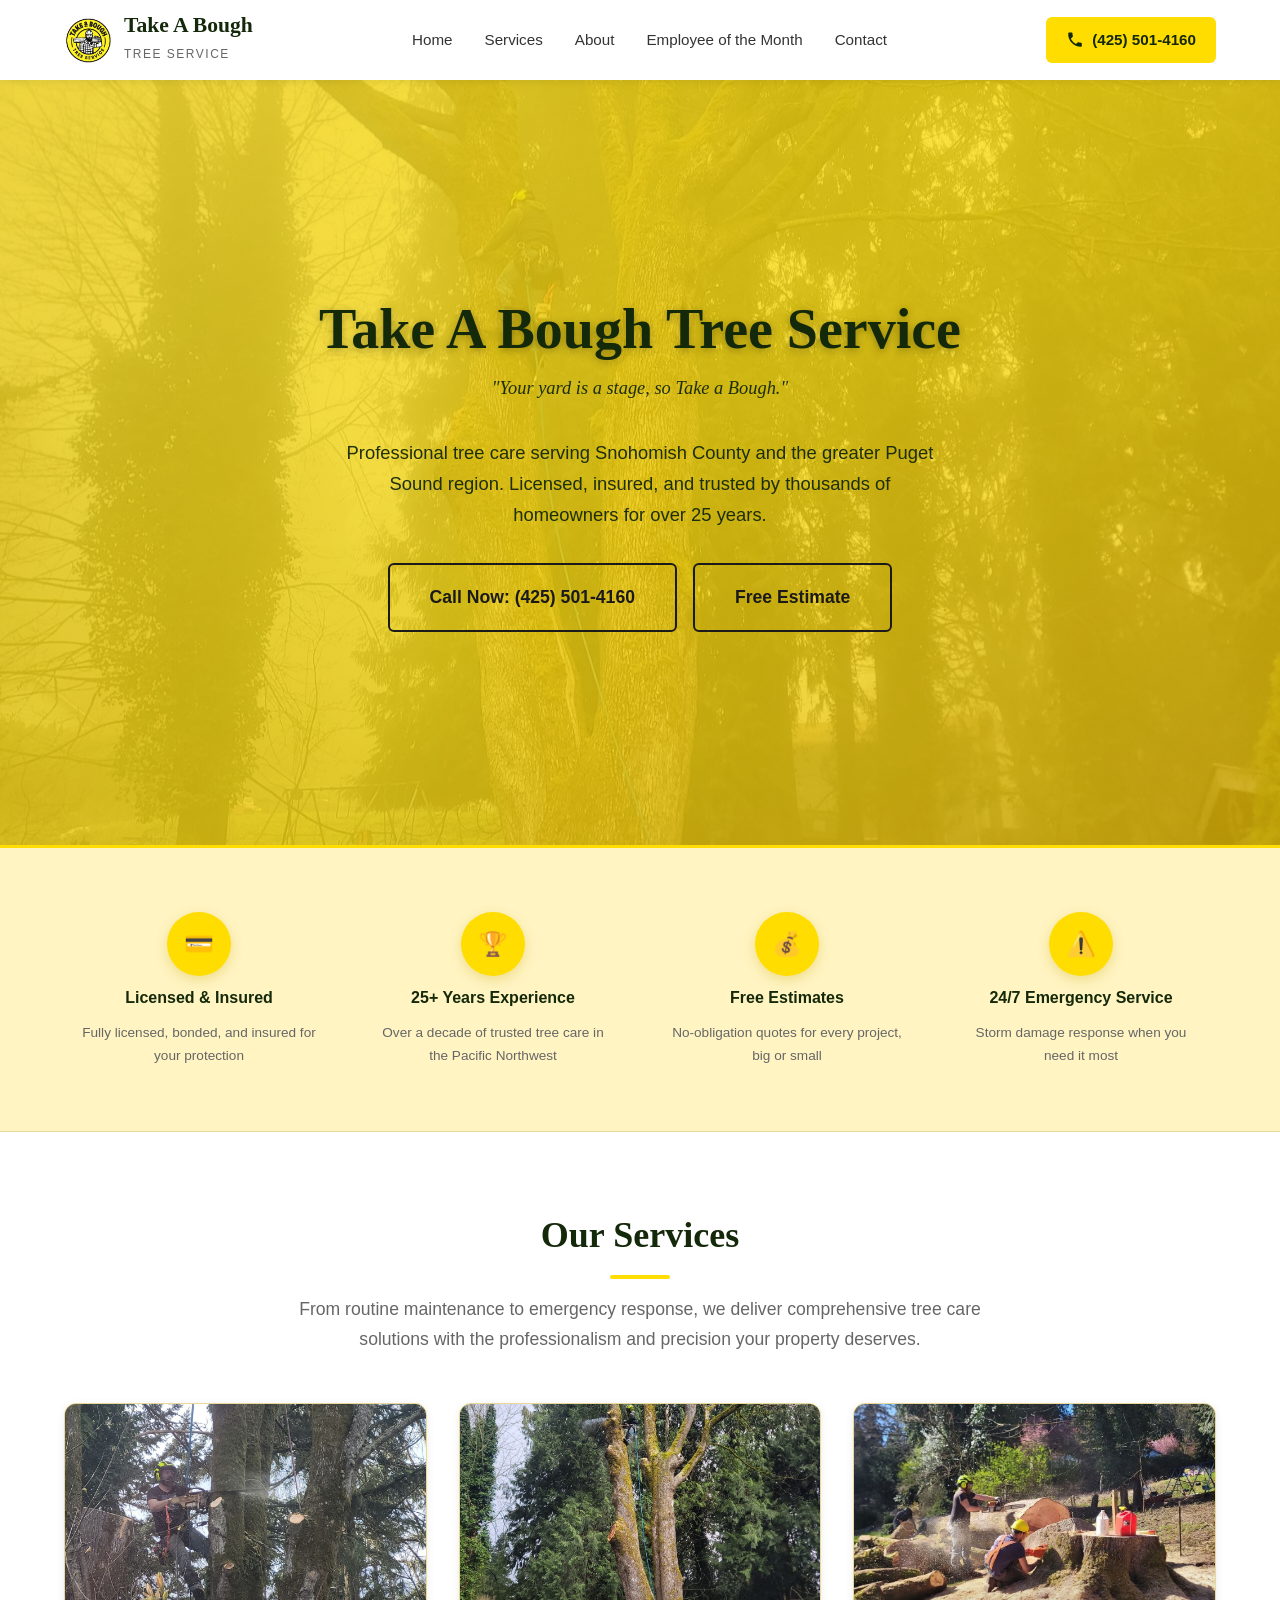
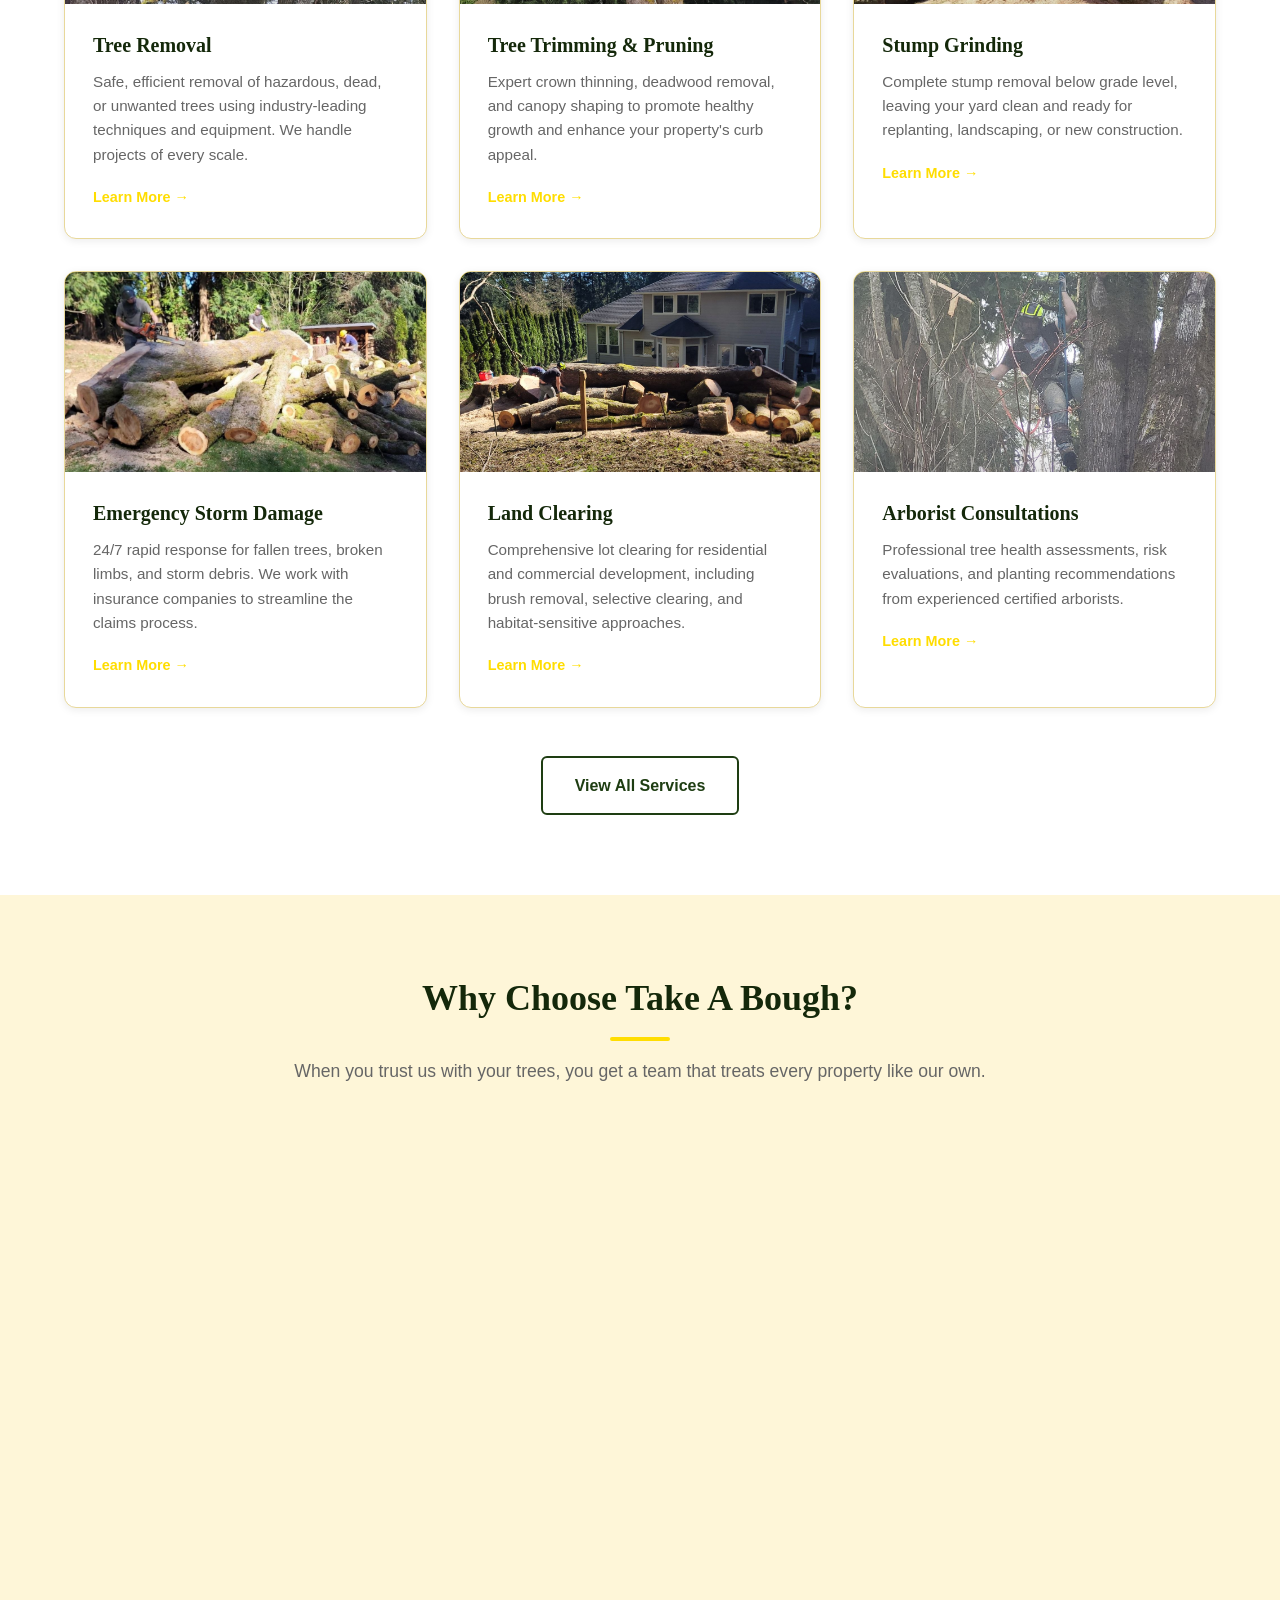
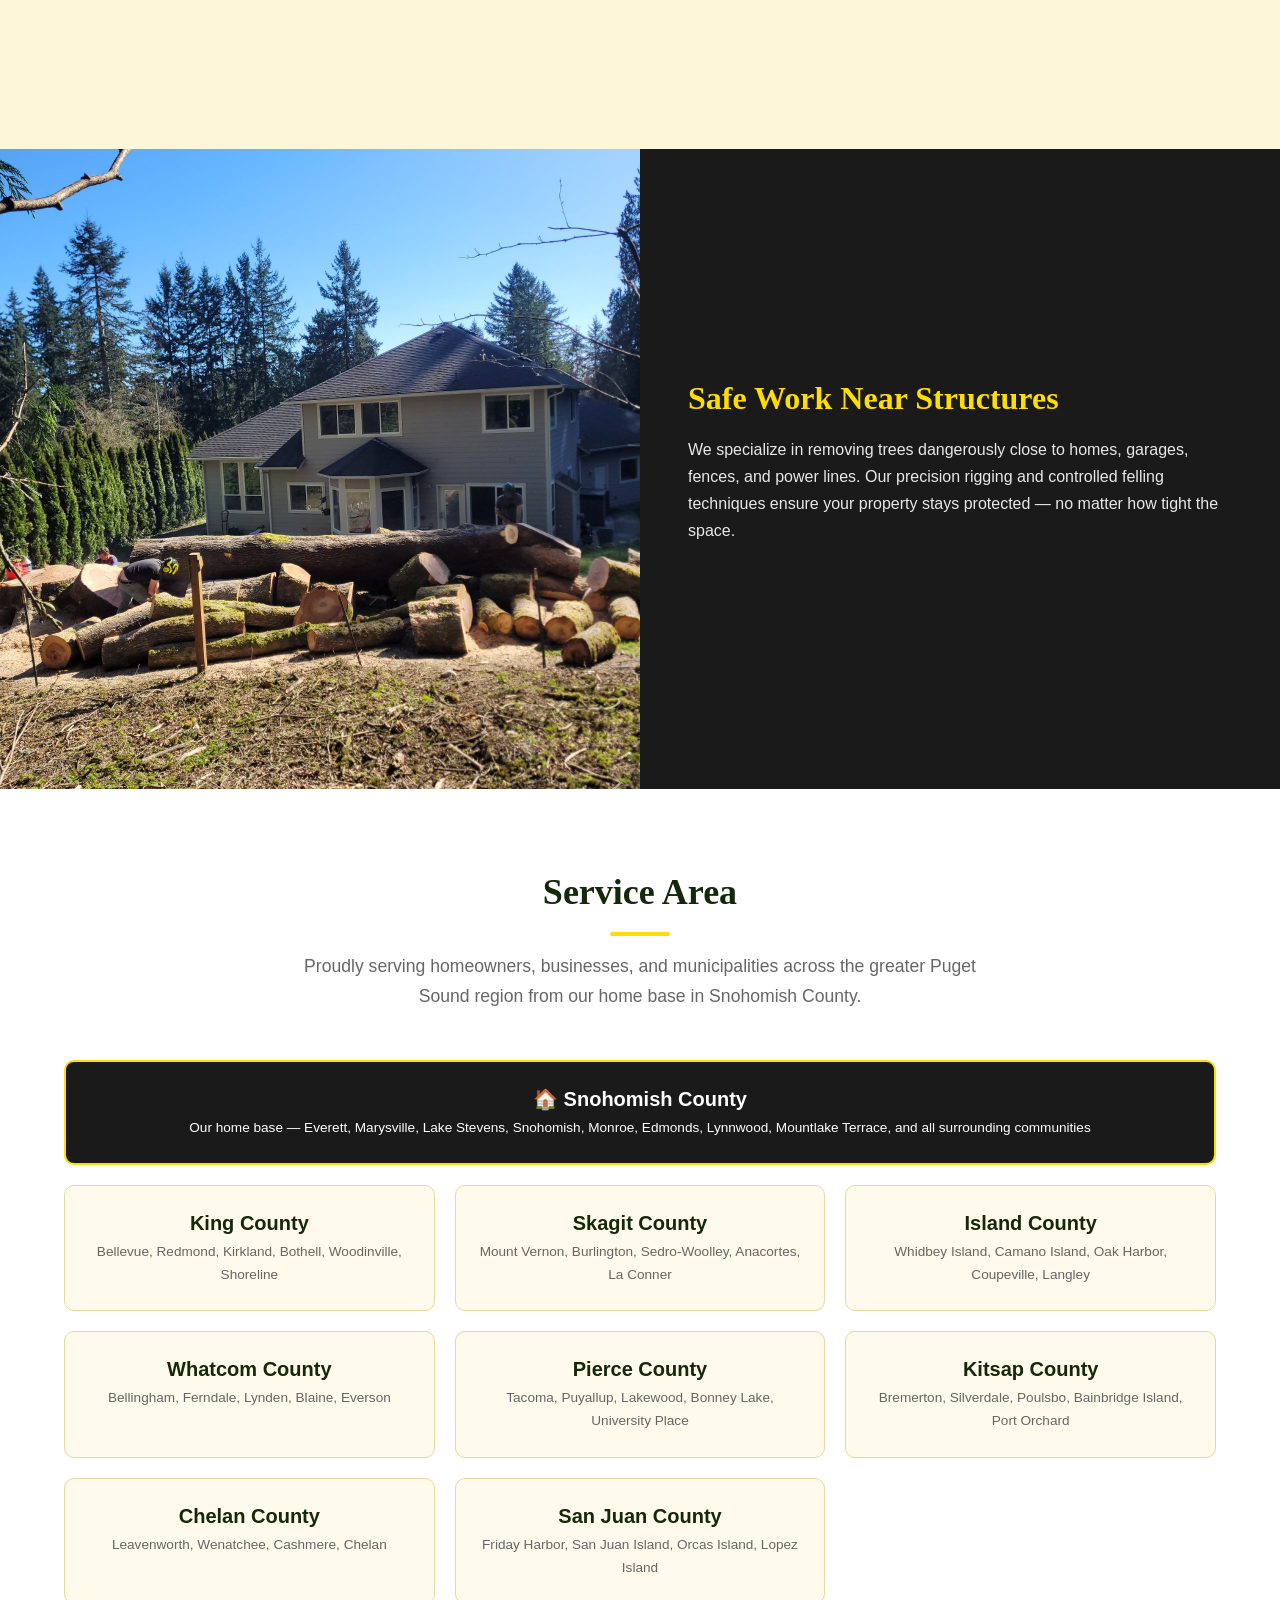
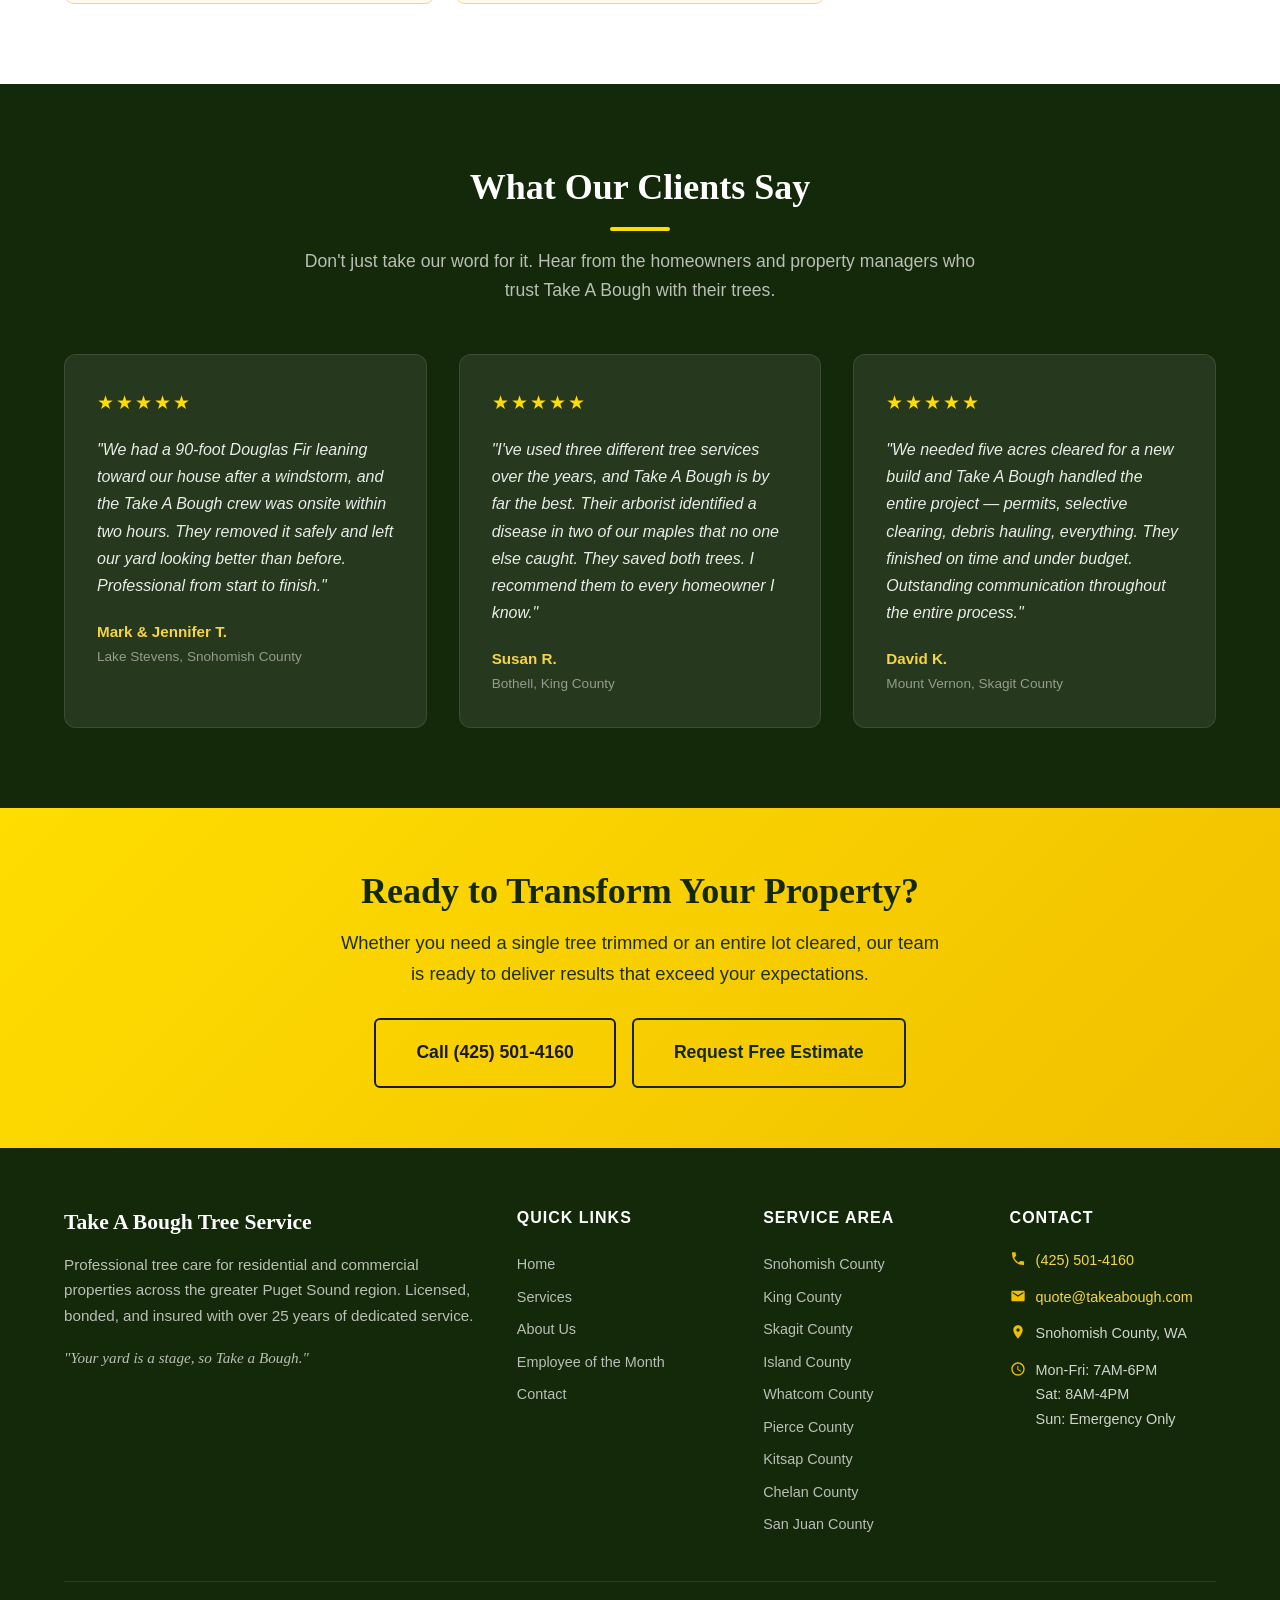
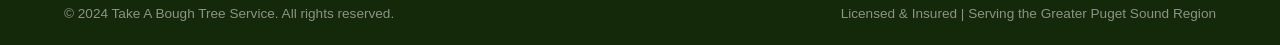
<file: index.html>
<!DOCTYPE html>
<html lang="en">
<head>
  <meta charset="UTF-8">
  <meta name="viewport" content="width=device-width, initial-scale=1.0">
  <title>Take A Bough Tree Service | Professional Tree Care in Snohomish County, WA</title>
  <meta name="description" content="Take A Bough Tree Service provides professional tree removal, trimming, stump grinding, and emergency storm damage services across Snohomish County and surrounding areas. Licensed &amp; insured with 25+ years experience. Call (425) 501-4160.">
  <meta name="keywords" content="tree service Snohomish County, tree removal, tree trimming, stump grinding, emergency tree service, arborist, Snohomish WA, King County tree service, Skagit County tree service, land clearing">
  <meta name="robots" content="index, follow">
  <link rel="canonical" href="https://takeabough.com/">

  <!-- Open Graph -->
  <meta property="og:title" content="Take A Bough Tree Service | Snohomish County, WA">
  <meta property="og:description" content="Professional tree removal, trimming, and stump grinding. Licensed &amp; insured. 25+ years experience. Serving Snohomish County and surrounding areas.">
  <meta property="og:type" content="website">
  <meta property="og:url" content="https://takeabough.com/">
  <meta property="og:locale" content="en_US">
  <meta property="og:site_name" content="Take A Bough Tree Service">

  <!-- Favicon placeholder -->
  <link rel="icon" type="image/png" sizes="32x32" href="images/favicon-32.png">
  <link rel="icon" type="image/png" sizes="48x48" href="images/favicon-48.png">
  <link rel="apple-touch-icon" href="images/favicon.png">

  <link rel="stylesheet" href="css/styles.css">

  <!-- Schema.org LocalBusiness Structured Data -->
  <script type="application/ld+json">
  {
    "@context": "https://schema.org",
    "@type": "TreeService",
    "name": "Take A Bough Tree Service",
    "description": "Professional tree removal, trimming, stump grinding, and emergency storm damage services in Snohomish County, WA.",
    "url": "https://takeabough.com",
    "telephone": "+1-425-501-4160",
    "email": "quote@takeabough.com",
    "slogan": "Your yard is a stage, so Take a Bough.",
    "areaServed": [
      {"@type": "County", "name": "Snohomish County, WA"},
      {"@type": "County", "name": "King County, WA"},
      {"@type": "County", "name": "Skagit County, WA"},
      {"@type": "County", "name": "Island County, WA"},
      {"@type": "County", "name": "Chelan County, WA"},
      {"@type": "County", "name": "Whatcom County, WA"},
      {"@type": "County", "name": "Pierce County, WA"},
      {"@type": "County", "name": "Kitsap County, WA"},
      {"@type": "County", "name": "San Juan County, WA"}
    ],
    "address": {
      "@type": "PostalAddress",
      "addressRegion": "WA",
      "addressCountry": "US",
      "addressLocality": "Snohomish County"
    },
    "openingHoursSpecification": [
      {"@type": "OpeningHoursSpecification", "dayOfWeek": ["Monday","Tuesday","Wednesday","Thursday","Friday"], "opens": "07:00", "closes": "18:00"},
      {"@type": "OpeningHoursSpecification", "dayOfWeek": "Saturday", "opens": "08:00", "closes": "16:00"}
    ],
    "priceRange": "$$",
    "paymentAccepted": "Cash, Credit Card, Check",
    "hasOfferCatalog": {
      "@type": "OfferCatalog",
      "name": "Tree Services",
      "itemListElement": [
        {"@type": "Offer", "itemOffered": {"@type": "Service", "name": "Tree Removal"}},
        {"@type": "Offer", "itemOffered": {"@type": "Service", "name": "Tree Trimming & Pruning"}},
        {"@type": "Offer", "itemOffered": {"@type": "Service", "name": "Stump Grinding"}},
        {"@type": "Offer", "itemOffered": {"@type": "Service", "name": "Emergency Storm Damage"}},
        {"@type": "Offer", "itemOffered": {"@type": "Service", "name": "Land Clearing"}},
        {"@type": "Offer", "itemOffered": {"@type": "Service", "name": "Arborist Consultations"}}
      ]
    }
  }
  </script>
</head>
<body>

  <!-- Header -->
  <header class="header" id="header">
    <div class="container">
      <a href="/" class="logo">
        <img src="images/logo-icon.png" alt="Take A Bough Tree Service" class="logo-img">
        <div class="logo-text">
          <h1>Take A Bough</h1>
          <span>Tree Service</span>
        </div>
      </a>

      <nav class="nav-links" id="navLinks">
        <a href="/" class="active">Home</a>
        <a href="services/">Services</a>
        <a href="about/">About</a>
        <a href="employee/">Employee of the Month</a>
        <a href="contact/">Contact</a>
      </nav>

      <div class="header-cta">
        <a href="tel:+14255014160" class="phone-btn">
          <svg viewBox="0 0 24 24"><path d="M6.62 10.79a15.05 15.05 0 006.59 6.59l2.2-2.2a1 1 0 011.01-.24 11.72 11.72 0 003.66.59 1 1 0 011 1v3.59a1 1 0 01-1 1A17 17 0 013 3a1 1 0 011-1h3.59a1 1 0 011 1 11.72 11.72 0 00.59 3.66 1 1 0 01-.24 1.01l-2.2 2.2z"/></svg>
          (425) 501-4160
        </a>
      </div>

      <div class="hamburger" id="hamburger">
        <span></span>
        <span></span>
        <span></span>
      </div>
    </div>
    <div class="nav-overlay" id="navOverlay"></div>
  </header>

  <!-- Hero Section -->
  <section class="hero">
    <div class="hero-content">
      <h1>Take A Bough Tree Service</h1>
      <p class="hero-slogan">"Your yard is a stage, so Take a Bough."</p>
      <p>Professional tree care serving Snohomish County and the greater Puget Sound region. Licensed, insured, and trusted by thousands of homeowners for over 25 years.</p>
      <div class="hero-buttons">
        <a href="tel:+14255014160" class="btn btn-primary btn-large">Call Now: (425) 501-4160</a>
        <a href="contact/" class="btn btn-secondary btn-large">Free Estimate</a>
      </div>
    </div>
  </section>

  <!-- Trust Badges -->
  <section class="trust-badges">
    <div class="container">
      <div class="badges-grid">
        <div class="badge-item animate-on-scroll">
          <div class="badge-icon">&#128179;</div>
          <h4>Licensed &amp; Insured</h4>
          <p>Fully licensed, bonded, and insured for your protection</p>
        </div>
        <div class="badge-item animate-on-scroll">
          <div class="badge-icon">&#127942;</div>
          <h4>25+ Years Experience</h4>
          <p>Over a decade of trusted tree care in the Pacific Northwest</p>
        </div>
        <div class="badge-item animate-on-scroll">
          <div class="badge-icon">&#128176;</div>
          <h4>Free Estimates</h4>
          <p>No-obligation quotes for every project, big or small</p>
        </div>
        <div class="badge-item animate-on-scroll">
          <div class="badge-icon">&#9888;&#65039;</div>
          <h4>24/7 Emergency Service</h4>
          <p>Storm damage response when you need it most</p>
        </div>
      </div>
    </div>
  </section>

  <!-- Services Overview -->
  <section class="services-section" id="services">
    <div class="container">
      <h2 class="section-title">Our Services</h2>
      <p class="section-subtitle">From routine maintenance to emergency response, we deliver comprehensive tree care solutions with the professionalism and precision your property deserves.</p>

      <div class="services-grid">
        <div class="service-card animate-on-scroll">
          <div class="service-card-image"><img src="images/tree-removal.jpg" alt="Tree removal service"></div>
          <div class="service-card-body">
            <h3>Tree Removal</h3>
            <p>Safe, efficient removal of hazardous, dead, or unwanted trees using industry-leading techniques and equipment. We handle projects of every scale.</p>
            <a href="services/">Learn More &rarr;</a>
          </div>
        </div>

        <div class="service-card animate-on-scroll">
          <div class="service-card-image"><img src="images/tree-trimming.jpg" alt="Tree trimming service"></div>
          <div class="service-card-body">
            <h3>Tree Trimming &amp; Pruning</h3>
            <p>Expert crown thinning, deadwood removal, and canopy shaping to promote healthy growth and enhance your property's curb appeal.</p>
            <a href="services/">Learn More &rarr;</a>
          </div>
        </div>

        <div class="service-card animate-on-scroll">
          <div class="service-card-image"><img src="images/stump-grinding.jpg" alt="Stump grinding service"></div>
          <div class="service-card-body">
            <h3>Stump Grinding</h3>
            <p>Complete stump removal below grade level, leaving your yard clean and ready for replanting, landscaping, or new construction.</p>
            <a href="services/">Learn More &rarr;</a>
          </div>
        </div>

        <div class="service-card animate-on-scroll">
          <div class="service-card-image"><img src="images/emergency.jpg" alt="Emergency storm damage service"></div>
          <div class="service-card-body">
            <h3>Emergency Storm Damage</h3>
            <p>24/7 rapid response for fallen trees, broken limbs, and storm debris. We work with insurance companies to streamline the claims process.</p>
            <a href="services/">Learn More &rarr;</a>
          </div>
        </div>

        <div class="service-card animate-on-scroll">
          <div class="service-card-image"><img src="images/land-clearing.jpg" alt="Land clearing service"></div>
          <div class="service-card-body">
            <h3>Land Clearing</h3>
            <p>Comprehensive lot clearing for residential and commercial development, including brush removal, selective clearing, and habitat-sensitive approaches.</p>
            <a href="services/">Learn More &rarr;</a>
          </div>
        </div>

        <div class="service-card animate-on-scroll">
          <div class="service-card-image"><img src="images/arborist.jpg" alt="Arborist consultation"></div>
          <div class="service-card-body">
            <h3>Arborist Consultations</h3>
            <p>Professional tree health assessments, risk evaluations, and planting recommendations from experienced certified arborists.</p>
            <a href="services/">Learn More &rarr;</a>
          </div>
        </div>
      </div>

      <div class="text-center mt-48">
        <a href="services/" class="btn btn-outline">View All Services</a>
      </div>
    </div>
  </section>

  <!-- Why Choose Us -->
  <section class="why-us">
    <div class="container">
      <h2 class="section-title">Why Choose Take A Bough?</h2>
      <p class="section-subtitle">When you trust us with your trees, you get a team that treats every property like our own.</p>

      <div class="why-us-grid">
        <div class="why-us-item animate-on-scroll">
          <div class="why-us-icon">&#128170;</div>
          <div>
            <h3>Unmatched Experience</h3>
            <p>With over 25 years of hands-on experience in the Pacific Northwest, we understand the unique challenges posed by the region's diverse tree species, soil conditions, and weather patterns. Our crews have safely completed thousands of jobs across nine counties.</p>
          </div>
        </div>

        <div class="why-us-item animate-on-scroll">
          <div class="why-us-icon">&#128737;&#65039;</div>
          <div>
            <h3>Safety Is Our Standard</h3>
            <p>Our crews follow strict safety protocols on every job site, from proper rigging and fall protection to careful equipment handling. We carry comprehensive general liability and workers' compensation insurance so you never have to worry about liability on your property. Before any work begins, we conduct a thorough site assessment to identify hazards and plan the safest approach for your trees, your home, and our team.</p>
          </div>
        </div>

        <div class="why-us-item animate-on-scroll">
          <div class="why-us-icon">&#128200;</div>
          <div>
            <h3>Transparent Pricing</h3>
            <p>No hidden fees, no surprise charges. We provide detailed written estimates before any work begins, and we stand behind our quotes. If something changes during the job, we communicate with you before proceeding.</p>
          </div>
        </div>

        <div class="why-us-item animate-on-scroll">
          <div class="why-us-icon">&#127793;</div>
          <div>
            <h3>Environmental Stewardship</h3>
            <p>We believe in responsible tree care. We recycle 100% of the wood and green waste we remove, practice selective clearing whenever possible, and consult on replanting strategies to keep the Pacific Northwest green.</p>
          </div>
        </div>
      </div>
    </div>
  </section>

  <!-- Featured Work Photo -->
  <section style="padding:0;">
    <div style="display:grid;grid-template-columns:1fr 1fr;gap:0;">
      <div style="position:relative;min-height:350px;overflow:hidden;">
        <img src="images/house-close.jpg" alt="Safe tree removal near home" style="width:100%;height:100%;object-fit:cover;display:block;">
      </div>
      <div style="background:var(--black);color:var(--white);display:flex;flex-direction:column;justify-content:center;padding:48px;">
        <h2 style="font-family:Georgia,serif;font-size:2rem;margin-bottom:16px;color:var(--yellow);">Safe Work Near Structures</h2>
        <p style="line-height:1.7;opacity:0.9;">We specialize in removing trees dangerously close to homes, garages, fences, and power lines. Our precision rigging and controlled felling techniques ensure your property stays protected — no matter how tight the space.</p>
      </div>
    </div>
  </section>

  <!-- Service Area -->
  <section class="service-area" id="service-area">
    <div class="container">
      <h2 class="section-title">Service Area</h2>
      <p class="section-subtitle">Proudly serving homeowners, businesses, and municipalities across the greater Puget Sound region from our home base in Snohomish County.</p>

      <div class="counties-grid">
        <div class="county-card primary animate-on-scroll">
          <h4>&#127968; Snohomish County</h4>
          <p>Our home base — Everett, Marysville, Lake Stevens, Snohomish, Monroe, Edmonds, Lynnwood, Mountlake Terrace, and all surrounding communities</p>
        </div>
        <div class="county-card animate-on-scroll">
          <h4>King County</h4>
          <p>Bellevue, Redmond, Kirkland, Bothell, Woodinville, Shoreline</p>
        </div>
        <div class="county-card animate-on-scroll">
          <h4>Skagit County</h4>
          <p>Mount Vernon, Burlington, Sedro-Woolley, Anacortes, La Conner</p>
        </div>
        <div class="county-card animate-on-scroll">
          <h4>Island County</h4>
          <p>Whidbey Island, Camano Island, Oak Harbor, Coupeville, Langley</p>
        </div>
        <div class="county-card animate-on-scroll">
          <h4>Whatcom County</h4>
          <p>Bellingham, Ferndale, Lynden, Blaine, Everson</p>
        </div>
        <div class="county-card animate-on-scroll">
          <h4>Pierce County</h4>
          <p>Tacoma, Puyallup, Lakewood, Bonney Lake, University Place</p>
        </div>
        <div class="county-card animate-on-scroll">
          <h4>Kitsap County</h4>
          <p>Bremerton, Silverdale, Poulsbo, Bainbridge Island, Port Orchard</p>
        </div>
        <div class="county-card animate-on-scroll">
          <h4>Chelan County</h4>
          <p>Leavenworth, Wenatchee, Cashmere, Chelan</p>
        </div>
        <div class="county-card animate-on-scroll">
          <h4>San Juan County</h4>
          <p>Friday Harbor, San Juan Island, Orcas Island, Lopez Island</p>
        </div>
      </div>
    </div>
  </section>

  <!-- Testimonials -->
  <section class="testimonials" id="testimonials">
    <div class="container">
      <h2 class="section-title">What Our Clients Say</h2>
      <p class="section-subtitle">Don't just take our word for it. Hear from the homeowners and property managers who trust Take A Bough with their trees.</p>

      <div class="testimonials-grid" id="testimonials-grid">
        <!-- Approved reviews from Google Sheet will load here -->
        <!-- Fallback hardcoded reviews shown if script hasn't been set up yet -->
        <div class="testimonial-card animate-on-scroll">
          <div class="testimonial-stars">&#9733;&#9733;&#9733;&#9733;&#9733;</div>
          <p>"We had a 90-foot Douglas Fir leaning toward our house after a windstorm, and the Take A Bough crew was onsite within two hours. They removed it safely and left our yard looking better than before. Professional from start to finish."</p>
          <div class="testimonial-author">Mark &amp; Jennifer T.</div>
          <div class="testimonial-location">Lake Stevens, Snohomish County</div>
        </div>

        <div class="testimonial-card animate-on-scroll">
          <div class="testimonial-stars">&#9733;&#9733;&#9733;&#9733;&#9733;</div>
          <p>"I've used three different tree services over the years, and Take A Bough is by far the best. Their arborist identified a disease in two of our maples that no one else caught. They saved both trees. I recommend them to every homeowner I know."</p>
          <div class="testimonial-author">Susan R.</div>
          <div class="testimonial-location">Bothell, King County</div>
        </div>

        <div class="testimonial-card animate-on-scroll">
          <div class="testimonial-stars">&#9733;&#9733;&#9733;&#9733;&#9733;</div>
          <p>"We needed five acres cleared for a new build and Take A Bough handled the entire project — permits, selective clearing, debris hauling, everything. They finished on time and under budget. Outstanding communication throughout the entire process."</p>
          <div class="testimonial-author">David K.</div>
          <div class="testimonial-location">Mount Vernon, Skagit County</div>
        </div>
      </div>

      <!-- Leave a Review Form (uncomment when Google Sheet is set up)
      <div class="review-form-container animate-on-scroll" style="margin-top:48px;">
        <h3 style="color:var(--white);text-align:center;margin-bottom:24px;">Leave a Review</h3>
        <form id="reviewForm" class="review-form">
          <div class="review-form-grid">
            <div class="review-field">
              <label for="reviewName">Your Name *</label>
              <input type="text" id="reviewName" name="name" required placeholder="e.g. John D.">
            </div>
            <div class="review-field">
              <label for="reviewLocation">Location *</label>
              <input type="text" id="reviewLocation" name="location" required placeholder="e.g. Everett, Snohomish County">
            </div>
            <div class="review-field">
              <label for="reviewRating">Rating *</label>
              <select id="reviewRating" name="rating" required>
                <option value="">Select rating</option>
                <option value="5">&#9733;&#9733;&#9733;&#9733;&#9733; (5 stars)</option>
                <option value="4">&#9733;&#9733;&#9733;&#9733; (4 stars)</option>
                <option value="3">&#9733;&#9733;&#9733; (3 stars)</option>
                <option value="2">&#9733;&#9733; (2 stars)</option>
                <option value="1">&#9733; (1 star)</option>
              </select>
            </div>
          </div>
          <div class="review-field">
            <label for="reviewText">Your Review *</label>
            <textarea id="reviewText" name="review" required rows="4" placeholder="Tell us about your experience..."></textarea>
          </div>
          <button type="submit" class="btn btn-primary btn-large" style="background:var(--yellow);color:var(--black);border-color:var(--yellow);margin-top:16px;">Submit Review</button>
          <div id="reviewStatus" style="margin-top:12px;text-align:center;"></div>
        </form>
      </div>
      -->
    </div>
  </section>

  <!-- CTA Banner -->
  <section class="cta-banner">
    <div class="container">
      <h2>Ready to Transform Your Property?</h2>
      <p>Whether you need a single tree trimmed or an entire lot cleared, our team is ready to deliver results that exceed your expectations.</p>
      <div class="cta-buttons">
        <a href="tel:+14255014160" class="btn btn-primary btn-large">Call (425) 501-4160</a>
        <a href="contact/" class="btn btn-secondary btn-large">Request Free Estimate</a>
      </div>
    </div>
  </section>

  <!-- Footer -->
  <footer class="footer">
    <div class="container">
      <div class="footer-grid">
        <div class="footer-about">
          <h3>Take A Bough Tree Service</h3>
          <p>Professional tree care for residential and commercial properties across the greater Puget Sound region. Licensed, bonded, and insured with over 25 years of dedicated service.</p>
          <p class="footer-slogan">"Your yard is a stage, so Take a Bough."</p>
        </div>

        <div>
          <h4>Quick Links</h4>
          <div class="footer-links">
            <a href="/">Home</a>
            <a href="services/">Services</a>
            <a href="about/">About Us</a>
            <a href="employee/">Employee of the Month</a>
            <a href="contact/">Contact</a>
          </div>
        </div>

        <div>
          <h4>Service Area</h4>
          <div class="footer-links">
            <a href="contact/#service-area">Snohomish County</a>
            <a href="contact/#service-area">King County</a>
            <a href="contact/#service-area">Skagit County</a>
            <a href="contact/#service-area">Island County</a>
            <a href="contact/#service-area">Whatcom County</a>
            <a href="contact/#service-area">Pierce County</a>
            <a href="contact/#service-area">Kitsap County</a>
            <a href="contact/#service-area">Chelan County</a>
            <a href="contact/#service-area">San Juan County</a>
          </div>
        </div>

        <div>
          <h4>Contact</h4>
          <div class="footer-contact-item">
            <svg viewBox="0 0 24 24"><path d="M6.62 10.79a15.05 15.05 0 006.59 6.59l2.2-2.2a1 1 0 011.01-.24 11.72 11.72 0 003.66.59 1 1 0 011 1v3.59a1 1 0 01-1 1A17 17 0 013 3a1 1 0 011-1h3.59a1 1 0 011 1 11.72 11.72 0 00.59 3.66 1 1 0 01-.24 1.01l-2.2 2.2z"/></svg>
            <a href="tel:+14255014160">(425) 501-4160</a>
          </div>
          <div class="footer-contact-item">
            <svg viewBox="0 0 24 24"><path d="M20 4H4c-1.1 0-2 .9-2 2v12c0 1.1.9 2 2 2h16c1.1 0 2-.9 2-2V6c0-1.1-.9-2-2-2zm0 4l-8 5-8-5V6l8 5 8-5v2z"/></svg>
            <a href="mailto:quote@takeabough.com">quote@takeabough.com</a>
          </div>
          <div class="footer-contact-item">
            <svg viewBox="0 0 24 24"><path d="M12 2C8.13 2 5 5.13 5 9c0 5.25 7 13 7 13s7-7.75 7-13c0-3.87-3.13-7-7-7zm0 9.5a2.5 2.5 0 010-5 2.5 2.5 0 010 5z"/></svg>
            <span>Snohomish County, WA</span>
          </div>
          <div class="footer-contact-item" style="margin-top: 12px;">
            <svg viewBox="0 0 24 24"><path d="M11.99 2C6.47 2 2 6.48 2 12s4.47 10 9.99 10C17.52 22 22 17.52 22 12S17.52 2 11.99 2zM12 20c-4.42 0-8-3.58-8-8s3.58-8 8-8 8 3.58 8 8-3.58 8-8 8zm.5-13H11v6l5.25 3.15.75-1.23-4.5-2.67z"/></svg>
            <span>Mon-Fri: 7AM-6PM<br>Sat: 8AM-4PM<br>Sun: Emergency Only</span>
          </div>
        </div>
      </div>

      <div class="footer-bottom">
        <span>&copy; 2024 Take A Bough Tree Service. All rights reserved.</span>
        <span>Licensed &amp; Insured | Serving the Greater Puget Sound Region</span>
      </div>
    </div>
  </footer>

  <!-- Back to Top Button -->
  <button class="back-to-top" id="backToTop" aria-label="Back to top">&#8593;</button>

  <!-- Mobile Call Bar -->
  <div class="mobile-call-bar">
    <a href="tel:+14255014160">
      <svg width="20" height="20" viewBox="0 0 24 24" fill="white"><path d="M6.62 10.79a15.05 15.05 0 006.59 6.59l2.2-2.2a1 1 0 011.01-.24 11.72 11.72 0 003.66.59 1 1 0 011 1v3.59a1 1 0 01-1 1A17 17 0 013 3a1 1 0 011-1h3.59a1 1 0 011 1 11.72 11.72 0 00.59 3.66 1 1 0 01-.24 1.01l-2.2 2.2z"/></svg>
      Call Now: (425) 501-4160
    </a>
  </div>

  <script src="js/main.js"></script>
</body>
</html>
</file>
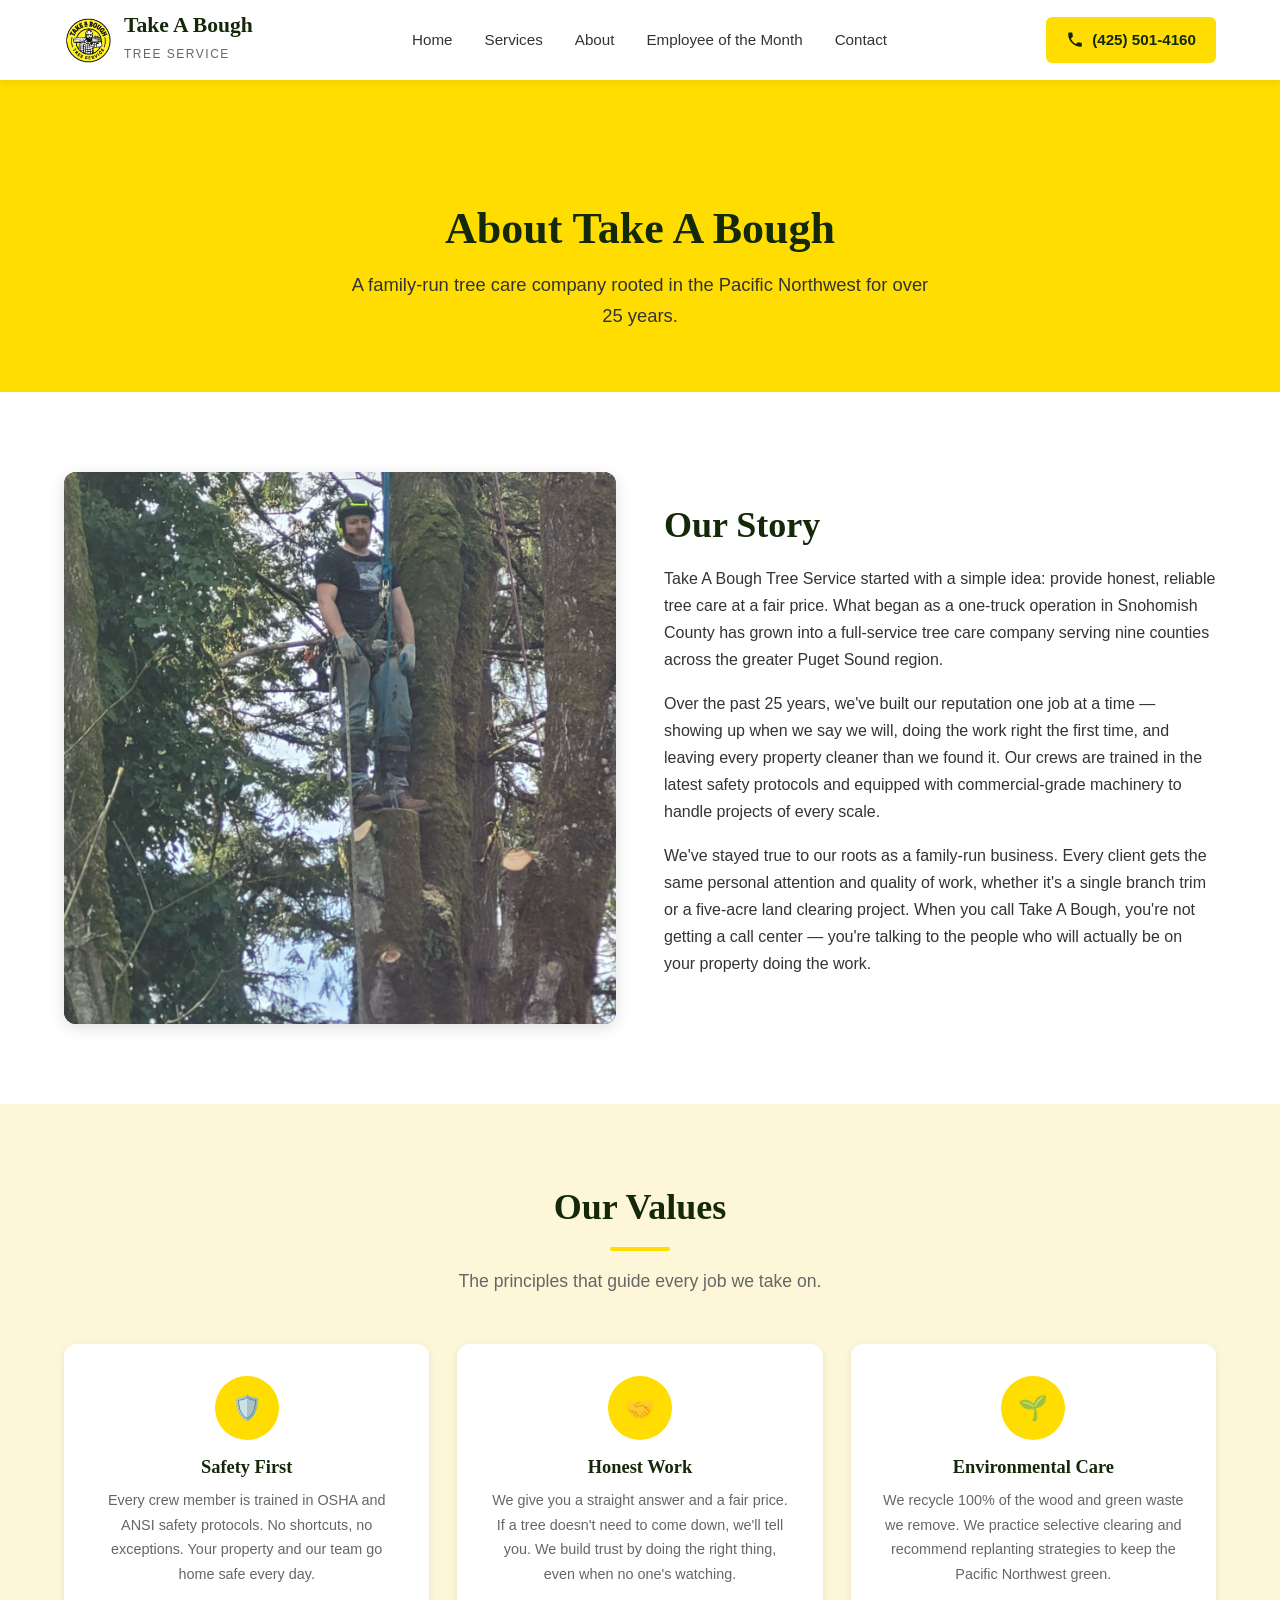
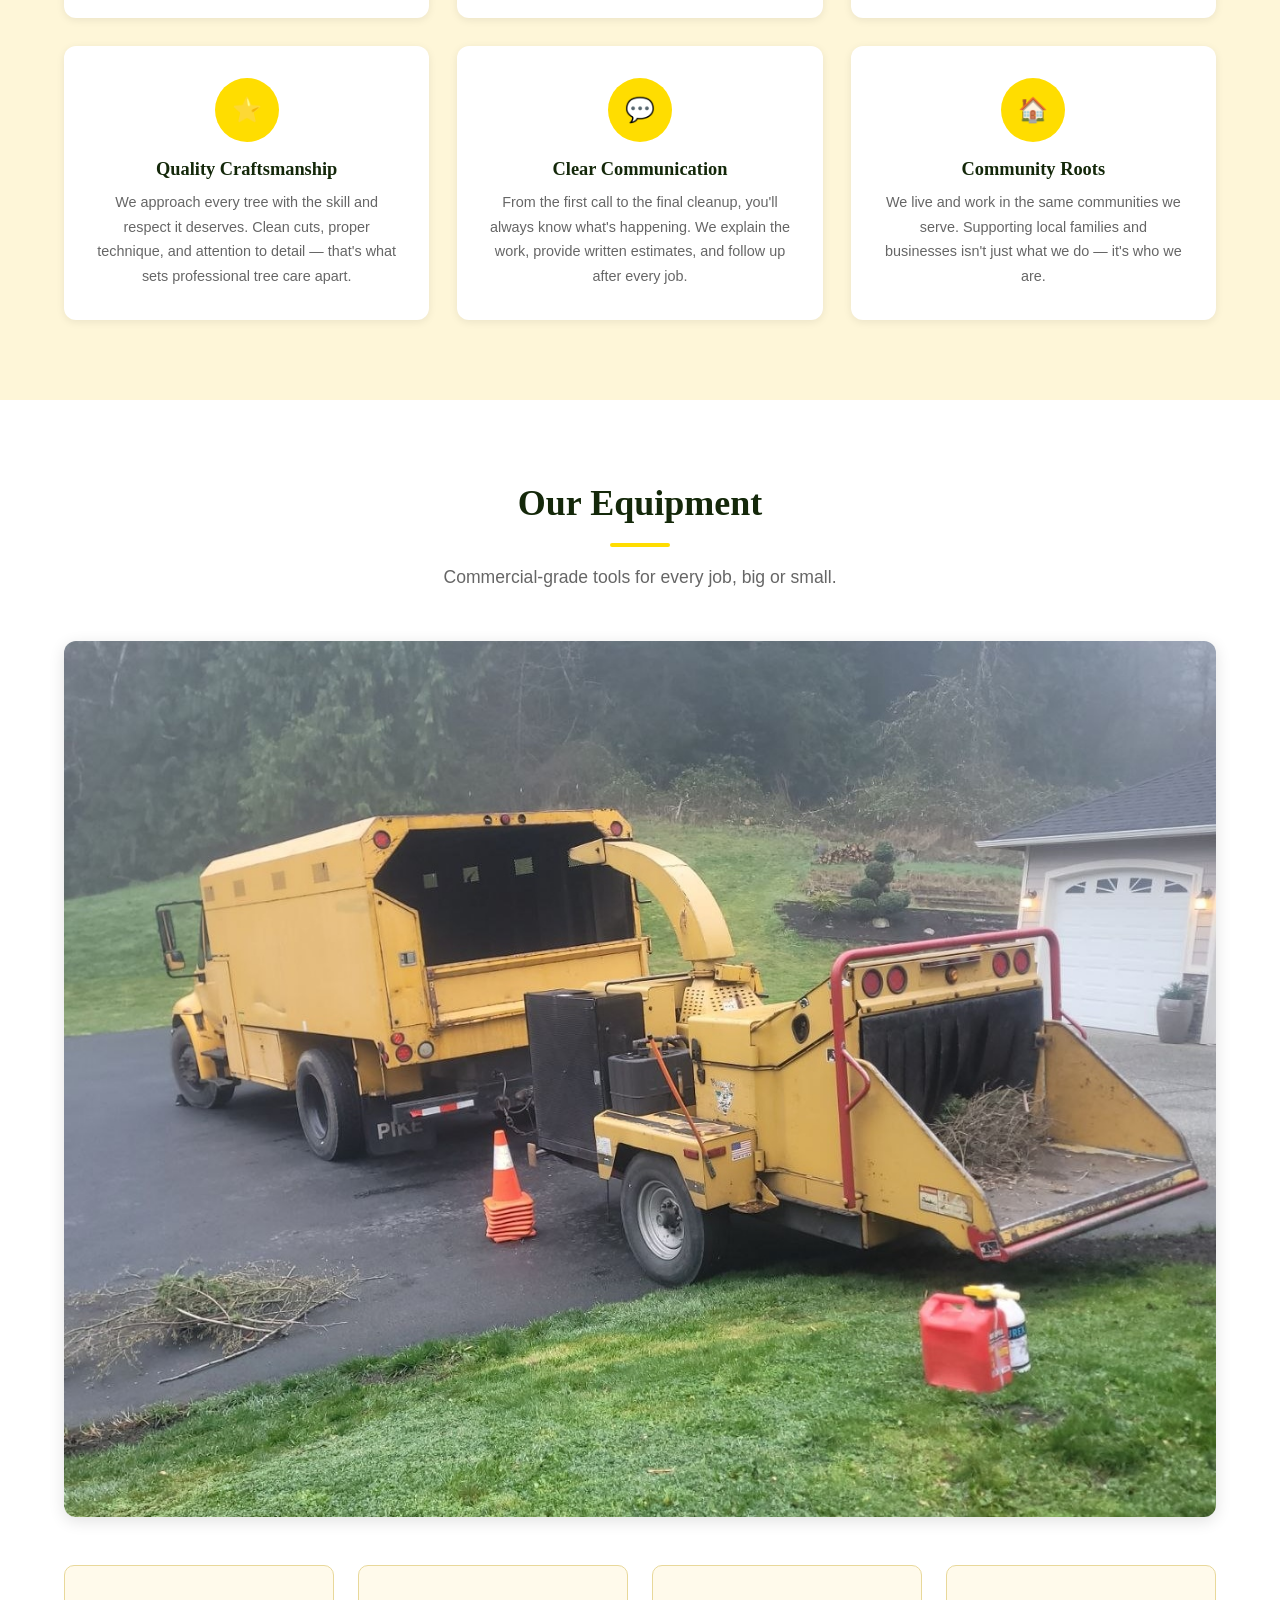
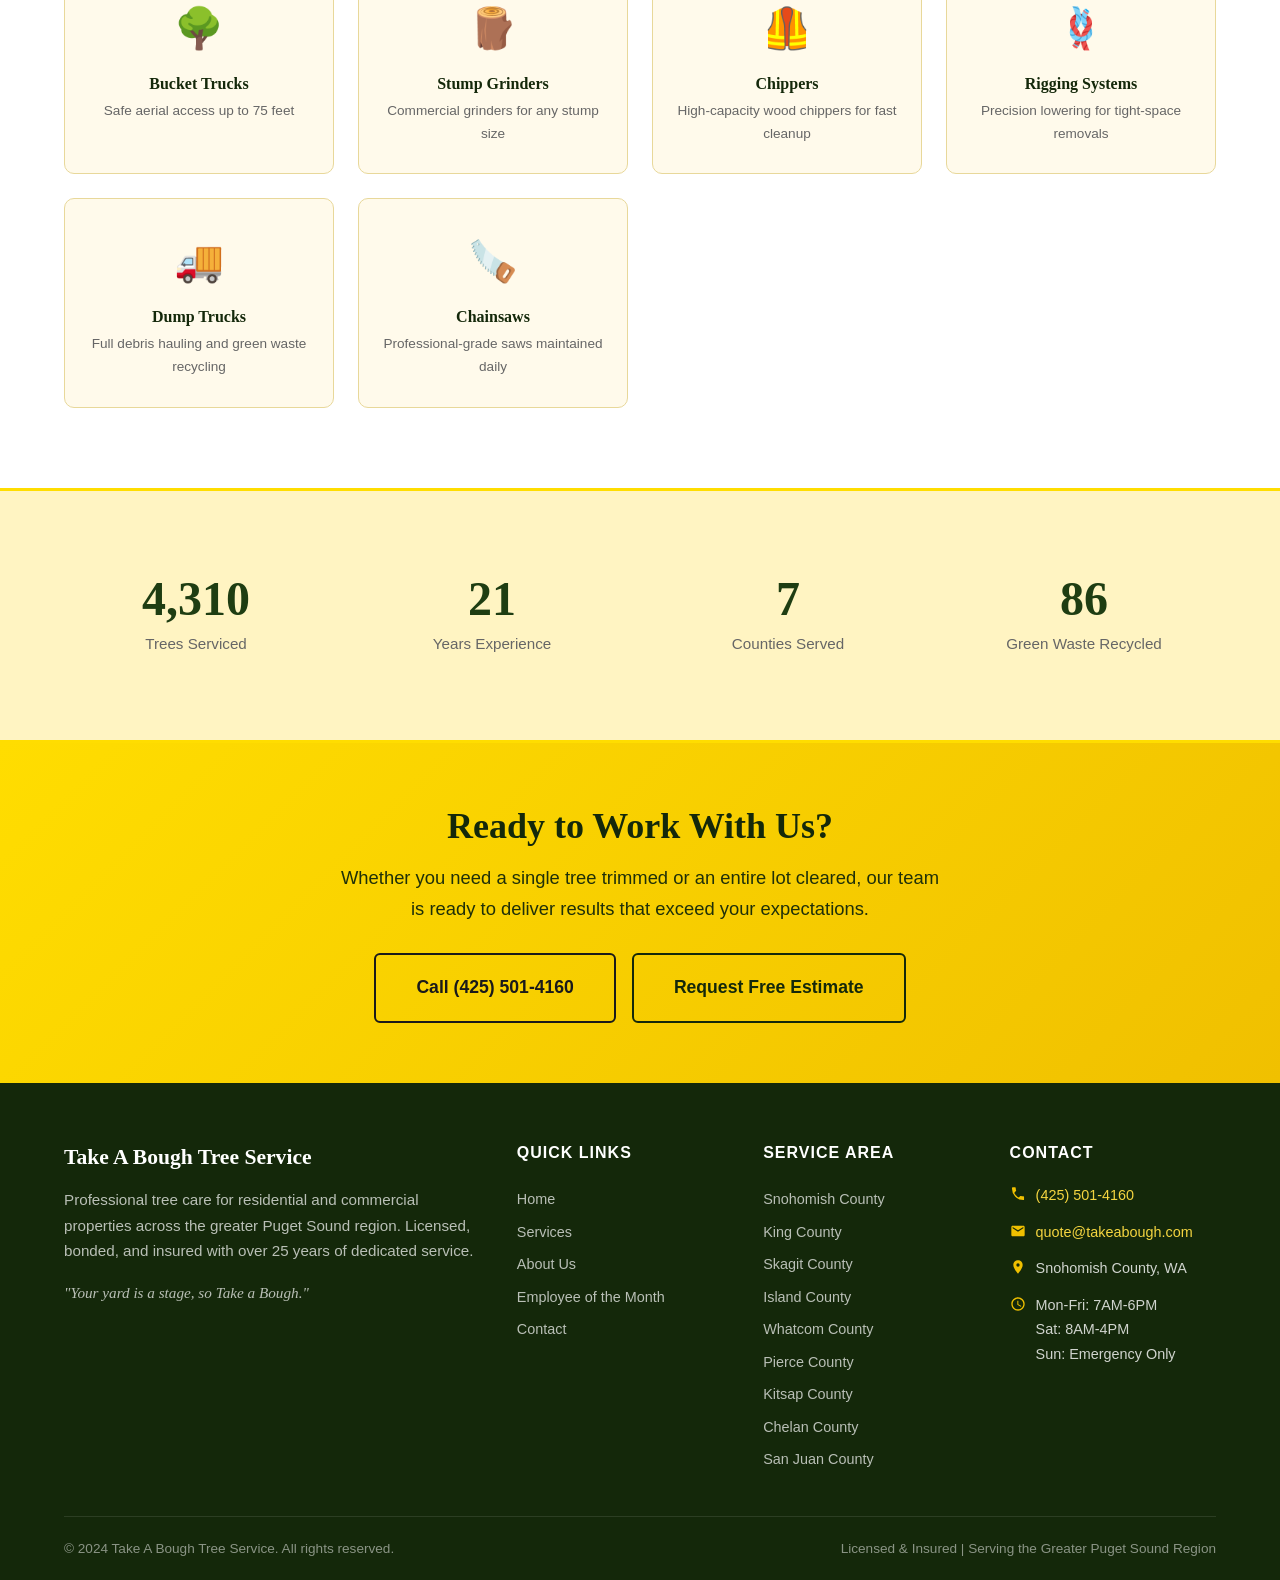
<file: about/index.html>
<!DOCTYPE html>
<html lang="en">
<head>
  <meta charset="UTF-8">
  <meta name="viewport" content="width=device-width, initial-scale=1.0">
  <title>About Us | Take A Bough Tree Service</title>
  <meta name="description" content="Learn about Take A Bough Tree Service — a family-run tree care company with 25+ years serving Snohomish County and the greater Puget Sound region. Licensed, insured, and committed to quality.">
  <meta name="robots" content="index, follow">
  <link rel="canonical" href="https://takeabough.com/about/">

  <meta property="og:title" content="About Us | Take A Bough Tree Service">
  <meta property="og:description" content="Family-run tree care with 25+ years of Pacific Northwest experience. Meet the team behind Take A Bough.">
  <meta property="og:type" content="website">
  <meta property="og:url" content="https://takeabough.com/about/">

  <link rel="icon" type="image/png" sizes="32x32" href="../images/favicon-32.png">
  <link rel="icon" type="image/png" sizes="48x48" href="../images/favicon-48.png">
  <link rel="apple-touch-icon" href="../images/favicon.png">
  <link rel="stylesheet" href="../css/styles.css">
</head>
<body>

  <!-- Header -->
  <header class="header" id="header">
    <div class="container">
      <a href="../" class="logo">
        <img src="../images/logo-icon.png" alt="Take A Bough Tree Service" class="logo-img">
        <div class="logo-text">
          <h1>Take A Bough</h1>
          <span>Tree Service</span>
        </div>
      </a>

      <nav class="nav-links" id="navLinks">
        <a href="../">Home</a>
        <a href="../services/">Services</a>
        <a href="../about/" class="active">About</a>
        <a href="../employee/">Employee of the Month</a>
        <a href="../contact/">Contact</a>
      </nav>

      <div class="header-cta">
        <a href="tel:+14255014160" class="phone-btn">
          <svg viewBox="0 0 24 24"><path d="M6.62 10.79a15.05 15.05 0 006.59 6.59l2.2-2.2a1 1 0 011.01-.24 11.72 11.72 0 003.66.59 1 1 0 011 1v3.59a1 1 0 01-1 1A17 17 0 013 3a1 1 0 011-1h3.59a1 1 0 011 1 11.72 11.72 0 00.59 3.66 1 1 0 01-.24 1.01l-2.2 2.2z"/></svg>
          (425) 501-4160
        </a>
      </div>

      <div class="hamburger" id="hamburger">
        <span></span>
        <span></span>
        <span></span>
      </div>
    </div>
    <div class="nav-overlay" id="navOverlay"></div>
  </header>

  <!-- Page Hero -->
  <section class="page-hero">
    <div class="container">
      <h1>About Take A Bough</h1>
      <p>A family-run tree care company rooted in the Pacific Northwest for over 25 years.</p>
    </div>
  </section>

  <!-- Our Story -->
  <section class="about-story">
    <div class="container">
      <div class="about-story-inner animate-on-scroll">
        <div class="about-image-placeholder"><img src="../images/about-team.jpg" alt="Take A Bough climber in tree" style="width:100%;height:100%;object-fit:cover;border-radius:12px;"></div>
        <div>
          <h2>Our Story</h2>
          <p>Take A Bough Tree Service started with a simple idea: provide honest, reliable tree care at a fair price. What began as a one-truck operation in Snohomish County has grown into a full-service tree care company serving nine counties across the greater Puget Sound region.</p>
          <p>Over the past 25 years, we've built our reputation one job at a time — showing up when we say we will, doing the work right the first time, and leaving every property cleaner than we found it. Our crews are trained in the latest safety protocols and equipped with commercial-grade machinery to handle projects of every scale.</p>
          <p>We've stayed true to our roots as a family-run business. Every client gets the same personal attention and quality of work, whether it's a single branch trim or a five-acre land clearing project. When you call Take A Bough, you're not getting a call center — you're talking to the people who will actually be on your property doing the work.</p>
        </div>
      </div>
    </div>
  </section>

  <!-- Our Values -->
  <section class="about-values">
    <div class="container">
      <h2 class="section-title">Our Values</h2>
      <p class="section-subtitle">The principles that guide every job we take on.</p>

      <div class="values-grid">
        <div class="value-card animate-on-scroll">
          <div class="value-icon">&#128737;&#65039;</div>
          <h3>Safety First</h3>
          <p>Every crew member is trained in OSHA and ANSI safety protocols. No shortcuts, no exceptions. Your property and our team go home safe every day.</p>
        </div>

        <div class="value-card animate-on-scroll">
          <div class="value-icon">&#129309;</div>
          <h3>Honest Work</h3>
          <p>We give you a straight answer and a fair price. If a tree doesn't need to come down, we'll tell you. We build trust by doing the right thing, even when no one's watching.</p>
        </div>

        <div class="value-card animate-on-scroll">
          <div class="value-icon">&#127793;</div>
          <h3>Environmental Care</h3>
          <p>We recycle 100% of the wood and green waste we remove. We practice selective clearing and recommend replanting strategies to keep the Pacific Northwest green.</p>
        </div>

        <div class="value-card animate-on-scroll">
          <div class="value-icon">&#11088;</div>
          <h3>Quality Craftsmanship</h3>
          <p>We approach every tree with the skill and respect it deserves. Clean cuts, proper technique, and attention to detail — that's what sets professional tree care apart.</p>
        </div>

        <div class="value-card animate-on-scroll">
          <div class="value-icon">&#128172;</div>
          <h3>Clear Communication</h3>
          <p>From the first call to the final cleanup, you'll always know what's happening. We explain the work, provide written estimates, and follow up after every job.</p>
        </div>

        <div class="value-card animate-on-scroll">
          <div class="value-icon">&#127968;</div>
          <h3>Community Roots</h3>
          <p>We live and work in the same communities we serve. Supporting local families and businesses isn't just what we do — it's who we are.</p>
        </div>
      </div>
    </div>
  </section>

  <!-- Equipment -->
  <section class="equipment-section">
    <div class="container">
      <h2 class="section-title">Our Equipment</h2>
      <p class="section-subtitle">Commercial-grade tools for every job, big or small.</p>

      <div style="margin-bottom:32px;border-radius:12px;overflow:hidden;box-shadow:0 4px 16px rgba(0,0,0,0.12);">
        <img src="../images/equipment-truck.jpg" alt="Take A Bough chipper truck" style="width:100%;display:block;">
      </div>

      <div class="equipment-grid">
        <div class="equipment-item animate-on-scroll">
          <div class="equip-icon">&#127795;</div>
          <h4>Bucket Trucks</h4>
          <p>Safe aerial access up to 75 feet</p>
        </div>
        <div class="equipment-item animate-on-scroll">
          <div class="equip-icon">🪵</div>
          <h4>Stump Grinders</h4>
          <p>Commercial grinders for any stump size</p>
        </div>
        <div class="equipment-item animate-on-scroll">
          <div class="equip-icon">🦺</div>
          <h4>Chippers</h4>
          <p>High-capacity wood chippers for fast cleanup</p>
        </div>
        <div class="equipment-item animate-on-scroll">
          <div class="equip-icon">🪢</div>
          <h4>Rigging Systems</h4>
          <p>Precision lowering for tight-space removals</p>
        </div>
        <div class="equipment-item animate-on-scroll">
          <div class="equip-icon">&#128666;</div>
          <h4>Dump Trucks</h4>
          <p>Full debris hauling and green waste recycling</p>
        </div>
        <div class="equipment-item animate-on-scroll">
          <div class="equip-icon">🪚</div>
          <h4>Chainsaws</h4>
          <p>Professional-grade saws maintained daily</p>
        </div>
      </div>
    </div>
  </section>

  <!-- Stats Section -->
  <section class="stats-section">
    <div class="container">
      <div class="stats-grid">
        <div class="stat-item animate-on-scroll">
          <div class="stat-number" data-target="5000" data-suffix="+">0</div>
          <div class="stat-label">Trees Serviced</div>
        </div>
        <div class="stat-item animate-on-scroll">
          <div class="stat-number" data-target="25" data-suffix="+">0</div>
          <div class="stat-label">Years Experience</div>
        </div>
        <div class="stat-item animate-on-scroll">
          <div class="stat-number" data-target="9">0</div>
          <div class="stat-label">Counties Served</div>
        </div>
        <div class="stat-item animate-on-scroll">
          <div class="stat-number" data-target="100" data-suffix="%">0</div>
          <div class="stat-label">Green Waste Recycled</div>
        </div>
      </div>
    </div>
  </section>

  <!-- CTA Banner -->
  <section class="cta-banner">
    <div class="container">
      <h2>Ready to Work With Us?</h2>
      <p>Whether you need a single tree trimmed or an entire lot cleared, our team is ready to deliver results that exceed your expectations.</p>
      <div class="cta-buttons">
        <a href="tel:+14255014160" class="btn btn-primary btn-large">Call (425) 501-4160</a>
        <a href="../contact/" class="btn btn-secondary btn-large">Request Free Estimate</a>
      </div>
    </div>
  </section>

  <!-- Footer -->
  <footer class="footer">
    <div class="container">
      <div class="footer-grid">
        <div class="footer-about">
          <h3>Take A Bough Tree Service</h3>
          <p>Professional tree care for residential and commercial properties across the greater Puget Sound region. Licensed, bonded, and insured with over 25 years of dedicated service.</p>
          <p class="footer-slogan">"Your yard is a stage, so Take a Bough."</p>
        </div>

        <div>
          <h4>Quick Links</h4>
          <div class="footer-links">
            <a href="../">Home</a>
            <a href="../services/">Services</a>
            <a href="../about/">About Us</a>
            <a href="../employee/">Employee of the Month</a>
            <a href="../contact/">Contact</a>
          </div>
        </div>

        <div>
          <h4>Service Area</h4>
          <div class="footer-links">
            <a href="../contact/#service-area">Snohomish County</a>
            <a href="../contact/#service-area">King County</a>
            <a href="../contact/#service-area">Skagit County</a>
            <a href="../contact/#service-area">Island County</a>
            <a href="../contact/#service-area">Whatcom County</a>
            <a href="../contact/#service-area">Pierce County</a>
            <a href="../contact/#service-area">Kitsap County</a>
            <a href="../contact/#service-area">Chelan County</a>
            <a href="../contact/#service-area">San Juan County</a>
          </div>
        </div>

        <div>
          <h4>Contact</h4>
          <div class="footer-contact-item">
            <svg viewBox="0 0 24 24"><path d="M6.62 10.79a15.05 15.05 0 006.59 6.59l2.2-2.2a1 1 0 011.01-.24 11.72 11.72 0 003.66.59 1 1 0 011 1v3.59a1 1 0 01-1 1A17 17 0 013 3a1 1 0 011-1h3.59a1 1 0 011 1 11.72 11.72 0 00.59 3.66 1 1 0 01-.24 1.01l-2.2 2.2z"/></svg>
            <a href="tel:+14255014160">(425) 501-4160</a>
          </div>
          <div class="footer-contact-item">
            <svg viewBox="0 0 24 24"><path d="M20 4H4c-1.1 0-2 .9-2 2v12c0 1.1.9 2 2 2h16c1.1 0 2-.9 2-2V6c0-1.1-.9-2-2-2zm0 4l-8 5-8-5V6l8 5 8-5v2z"/></svg>
            <a href="mailto:quote@takeabough.com">quote@takeabough.com</a>
          </div>
          <div class="footer-contact-item">
            <svg viewBox="0 0 24 24"><path d="M12 2C8.13 2 5 5.13 5 9c0 5.25 7 13 7 13s7-7.75 7-13c0-3.87-3.13-7-7-7zm0 9.5a2.5 2.5 0 010-5 2.5 2.5 0 010 5z"/></svg>
            <span>Snohomish County, WA</span>
          </div>
          <div class="footer-contact-item" style="margin-top: 12px;">
            <svg viewBox="0 0 24 24"><path d="M11.99 2C6.47 2 2 6.48 2 12s4.47 10 9.99 10C17.52 22 22 17.52 22 12S17.52 2 11.99 2zM12 20c-4.42 0-8-3.58-8-8s3.58-8 8-8 8 3.58 8 8-3.58 8-8 8zm.5-13H11v6l5.25 3.15.75-1.23-4.5-2.67z"/></svg>
            <span>Mon-Fri: 7AM-6PM<br>Sat: 8AM-4PM<br>Sun: Emergency Only</span>
          </div>
        </div>
      </div>

      <div class="footer-bottom">
        <span>&copy; 2024 Take A Bough Tree Service. All rights reserved.</span>
        <span>Licensed &amp; Insured | Serving the Greater Puget Sound Region</span>
      </div>
    </div>
  </footer>

  <button class="back-to-top" id="backToTop" aria-label="Back to top">&#8593;</button>

  <div class="mobile-call-bar">
    <a href="tel:+14255014160">
      <svg width="20" height="20" viewBox="0 0 24 24" fill="white"><path d="M6.62 10.79a15.05 15.05 0 006.59 6.59l2.2-2.2a1 1 0 011.01-.24 11.72 11.72 0 003.66.59 1 1 0 011 1v3.59a1 1 0 01-1 1A17 17 0 013 3a1 1 0 011-1h3.59a1 1 0 011 1 11.72 11.72 0 00.59 3.66 1 1 0 01-.24 1.01l-2.2 2.2z"/></svg>
      Call Now: (425) 501-4160
    </a>
  </div>

  <script src="../js/main.js"></script>
</body>
</html>
</file>
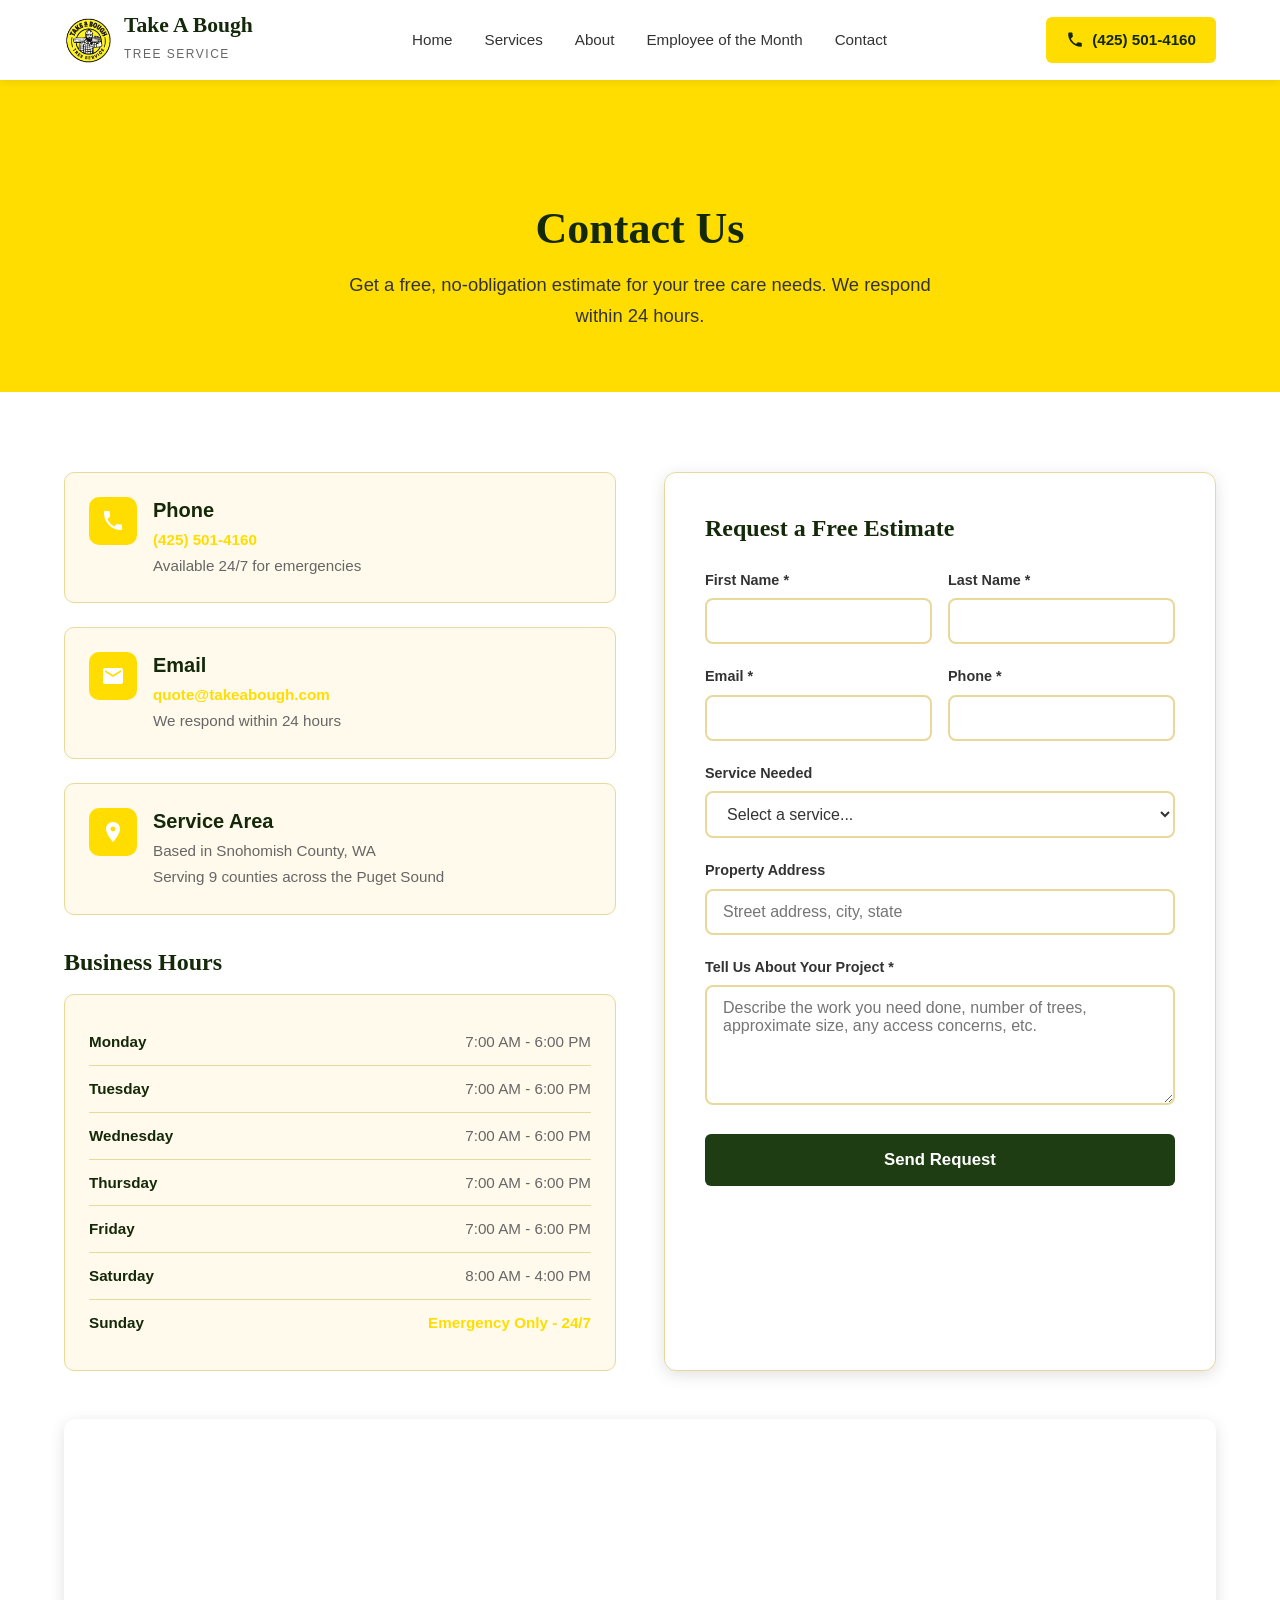
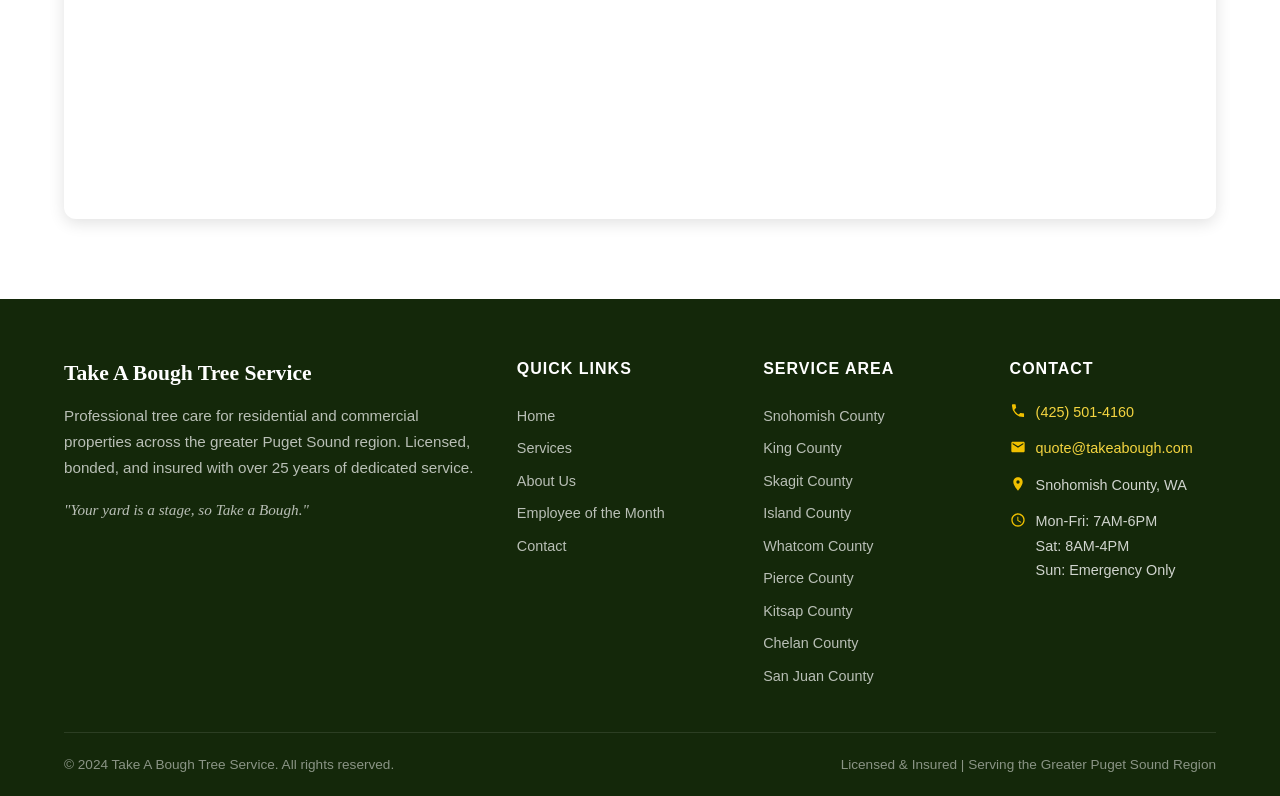
<file: contact/index.html>
<!DOCTYPE html>
<html lang="en">
<head>
  <meta charset="UTF-8">
  <meta name="viewport" content="width=device-width, initial-scale=1.0">
  <title>Contact Us | Take A Bough Tree Service</title>
  <meta name="description" content="Contact Take A Bough Tree Service for a free estimate. Call (425) 501-4160 or fill out our online form. Serving Snohomish County, King County, Skagit County, and surrounding areas.">
  <meta name="robots" content="index, follow">
  <link rel="canonical" href="https://takeabough.com/contact/">

  <meta property="og:title" content="Contact Us | Take A Bough Tree Service">
  <meta property="og:description" content="Get a free tree service estimate. Call (425) 501-4160 or submit our contact form. Serving 9 counties across the Puget Sound.">
  <meta property="og:type" content="website">
  <meta property="og:url" content="https://takeabough.com/contact/">

  <link rel="icon" type="image/png" sizes="32x32" href="../images/favicon-32.png">
  <link rel="icon" type="image/png" sizes="48x48" href="../images/favicon-48.png">
  <link rel="apple-touch-icon" href="../images/favicon.png">
  <link rel="stylesheet" href="../css/styles.css">
</head>
<body>

  <!-- Header -->
  <header class="header" id="header">
    <div class="container">
      <a href="../" class="logo">
        <img src="../images/logo-icon.png" alt="Take A Bough Tree Service" class="logo-img">
        <div class="logo-text">
          <h1>Take A Bough</h1>
          <span>Tree Service</span>
        </div>
      </a>

      <nav class="nav-links" id="navLinks">
        <a href="../">Home</a>
        <a href="../services/">Services</a>
        <a href="../about/">About</a>
        <a href="../employee/">Employee of the Month</a>
        <a href="../contact/" class="active">Contact</a>
      </nav>

      <div class="header-cta">
        <a href="tel:+14255014160" class="phone-btn">
          <svg viewBox="0 0 24 24"><path d="M6.62 10.79a15.05 15.05 0 006.59 6.59l2.2-2.2a1 1 0 011.01-.24 11.72 11.72 0 003.66.59 1 1 0 011 1v3.59a1 1 0 01-1 1A17 17 0 013 3a1 1 0 011-1h3.59a1 1 0 011 1 11.72 11.72 0 00.59 3.66 1 1 0 01-.24 1.01l-2.2 2.2z"/></svg>
          (425) 501-4160
        </a>
      </div>

      <div class="hamburger" id="hamburger">
        <span></span>
        <span></span>
        <span></span>
      </div>
    </div>
    <div class="nav-overlay" id="navOverlay"></div>
  </header>

  <!-- Page Hero -->
  <section class="page-hero">
    <div class="container">
      <h1>Contact Us</h1>
      <p>Get a free, no-obligation estimate for your tree care needs. We respond within 24 hours.</p>
    </div>
  </section>

  <!-- Contact Section -->
  <section class="contact-section">
    <div class="container">
      <div class="contact-grid">

        <!-- Left Column: Info + Hours -->
        <div>
          <div class="contact-info-cards">
            <div class="contact-card animate-on-scroll">
              <div class="contact-card-icon">
                <svg viewBox="0 0 24 24" fill="white" width="24" height="24"><path d="M6.62 10.79a15.05 15.05 0 006.59 6.59l2.2-2.2a1 1 0 011.01-.24 11.72 11.72 0 003.66.59 1 1 0 011 1v3.59a1 1 0 01-1 1A17 17 0 013 3a1 1 0 011-1h3.59a1 1 0 011 1 11.72 11.72 0 00.59 3.66 1 1 0 01-.24 1.01l-2.2 2.2z"/></svg>
              </div>
              <div>
                <h4>Phone</h4>
                <p><a href="tel:+14255014160">(425) 501-4160</a></p>
                <p class="mb-0">Available 24/7 for emergencies</p>
              </div>
            </div>

            <div class="contact-card animate-on-scroll">
              <div class="contact-card-icon">
                <svg viewBox="0 0 24 24" fill="white" width="24" height="24"><path d="M20 4H4c-1.1 0-2 .9-2 2v12c0 1.1.9 2 2 2h16c1.1 0 2-.9 2-2V6c0-1.1-.9-2-2-2zm0 4l-8 5-8-5V6l8 5 8-5v2z"/></svg>
              </div>
              <div>
                <h4>Email</h4>
                <p><a href="mailto:quote@takeabough.com">quote@takeabough.com</a></p>
                <p class="mb-0">We respond within 24 hours</p>
              </div>
            </div>

            <div class="contact-card animate-on-scroll">
              <div class="contact-card-icon">
                <svg viewBox="0 0 24 24" fill="white" width="24" height="24"><path d="M12 2C8.13 2 5 5.13 5 9c0 5.25 7 13 7 13s7-7.75 7-13c0-3.87-3.13-7-7-7zm0 9.5a2.5 2.5 0 010-5 2.5 2.5 0 010 5z"/></svg>
              </div>
              <div>
                <h4>Service Area</h4>
                <p>Based in Snohomish County, WA</p>
                <p class="mb-0">Serving 9 counties across the Puget Sound</p>
              </div>
            </div>
          </div>

          <div class="business-hours animate-on-scroll">
            <h3>Business Hours</h3>
            <div class="hours-list">
              <div class="hours-item">
                <span class="day">Monday</span>
                <span class="time">7:00 AM - 6:00 PM</span>
              </div>
              <div class="hours-item">
                <span class="day">Tuesday</span>
                <span class="time">7:00 AM - 6:00 PM</span>
              </div>
              <div class="hours-item">
                <span class="day">Wednesday</span>
                <span class="time">7:00 AM - 6:00 PM</span>
              </div>
              <div class="hours-item">
                <span class="day">Thursday</span>
                <span class="time">7:00 AM - 6:00 PM</span>
              </div>
              <div class="hours-item">
                <span class="day">Friday</span>
                <span class="time">7:00 AM - 6:00 PM</span>
              </div>
              <div class="hours-item">
                <span class="day">Saturday</span>
                <span class="time">8:00 AM - 4:00 PM</span>
              </div>
              <div class="hours-item emergency">
                <span class="day">Sunday</span>
                <span class="time">Emergency Only - 24/7</span>
              </div>
            </div>
          </div>
        </div>

        <!-- Right Column: Form -->
        <div class="contact-form animate-on-scroll">
          <h3>Request a Free Estimate</h3>
          <form id="contactForm" action="https://formsubmit.co/1306a404cc10f94d1f73d44c8e0322cd" method="POST">
            <input type="hidden" name="_subject" value="New Estimate Request from takeabough.com">
            <input type="hidden" name="_captcha" value="false">
            <input type="hidden" name="_next" value="https://takeabough.com/contact/?sent=true">
            <input type="text" name="_honey" style="display:none">

            <div class="form-row">
              <div class="form-group">
                <label for="firstName">First Name *</label>
                <input type="text" id="firstName" name="First Name" required>
                <div class="error-message"></div>
              </div>
              <div class="form-group">
                <label for="lastName">Last Name *</label>
                <input type="text" id="lastName" name="Last Name" required>
                <div class="error-message"></div>
              </div>
            </div>

            <div class="form-row">
              <div class="form-group">
                <label for="email">Email *</label>
                <input type="email" id="email" name="Email" required>
                <div class="error-message"></div>
              </div>
              <div class="form-group">
                <label for="phone">Phone *</label>
                <input type="tel" id="phone" name="Phone" required>
                <div class="error-message"></div>
              </div>
            </div>

            <div class="form-group">
              <label for="service">Service Needed</label>
              <select id="service" name="Service Needed">
                <option value="">Select a service...</option>
                <option value="Tree Removal">Tree Removal</option>
                <option value="Tree Trimming &amp; Pruning">Tree Trimming &amp; Pruning</option>
                <option value="Stump Grinding">Stump Grinding</option>
                <option value="Emergency Storm Damage">Emergency Storm Damage</option>
                <option value="Land Clearing">Land Clearing</option>
                <option value="Arborist Consultation">Arborist Consultation</option>
                <option value="Other">Other</option>
              </select>
            </div>

            <div class="form-group">
              <label for="address">Property Address</label>
              <input type="text" id="address" name="Property Address" placeholder="Street address, city, state">
            </div>

            <div class="form-group">
              <label for="message">Tell Us About Your Project *</label>
              <textarea id="message" name="Project Details" rows="5" required placeholder="Describe the work you need done, number of trees, approximate size, any access concerns, etc."></textarea>
              <div class="error-message"></div>
            </div>

            <button type="submit" class="btn btn-green">Send Request</button>
          </form>
        </div>

      </div>

      <!-- Service Area Map -->
      <div class="map-container animate-on-scroll" id="service-area" style="margin-top:48px;border-radius:12px;overflow:hidden;box-shadow:0 4px 16px rgba(0,0,0,0.12);">
        <iframe src="https://www.google.com/maps/embed?pb=!1m18!1m12!1m3!1d690784.1825867384!2d-122.70!3d48.05!2m3!1f0!2f0!3f0!3m2!1i1024!2i768!4f13.1!3m3!1m2!1s0x549aabd2af1e5d7b%3A0x5c3f5e32e36e2611!2sSnohomish%20County%2C%20WA!5e0!3m2!1sen!2sus!4v1" width="100%" height="400" style="border:0;display:block;" allowfullscreen="" loading="lazy" referrerpolicy="no-referrer-when-downgrade" title="Take A Bough Service Area - Snohomish County and surrounding areas"></iframe>
      </div>
    </div>
  </section>

  <!-- Footer -->
  <footer class="footer">
    <div class="container">
      <div class="footer-grid">
        <div class="footer-about">
          <h3>Take A Bough Tree Service</h3>
          <p>Professional tree care for residential and commercial properties across the greater Puget Sound region. Licensed, bonded, and insured with over 25 years of dedicated service.</p>
          <p class="footer-slogan">"Your yard is a stage, so Take a Bough."</p>
        </div>

        <div>
          <h4>Quick Links</h4>
          <div class="footer-links">
            <a href="../">Home</a>
            <a href="../services/">Services</a>
            <a href="../about/">About Us</a>
            <a href="../employee/">Employee of the Month</a>
            <a href="../contact/">Contact</a>
          </div>
        </div>

        <div>
          <h4>Service Area</h4>
          <div class="footer-links">
            <a href="../contact/#service-area">Snohomish County</a>
            <a href="../contact/#service-area">King County</a>
            <a href="../contact/#service-area">Skagit County</a>
            <a href="../contact/#service-area">Island County</a>
            <a href="../contact/#service-area">Whatcom County</a>
            <a href="../contact/#service-area">Pierce County</a>
            <a href="../contact/#service-area">Kitsap County</a>
            <a href="../contact/#service-area">Chelan County</a>
            <a href="../contact/#service-area">San Juan County</a>
          </div>
        </div>

        <div>
          <h4>Contact</h4>
          <div class="footer-contact-item">
            <svg viewBox="0 0 24 24"><path d="M6.62 10.79a15.05 15.05 0 006.59 6.59l2.2-2.2a1 1 0 011.01-.24 11.72 11.72 0 003.66.59 1 1 0 011 1v3.59a1 1 0 01-1 1A17 17 0 013 3a1 1 0 011-1h3.59a1 1 0 011 1 11.72 11.72 0 00.59 3.66 1 1 0 01-.24 1.01l-2.2 2.2z"/></svg>
            <a href="tel:+14255014160">(425) 501-4160</a>
          </div>
          <div class="footer-contact-item">
            <svg viewBox="0 0 24 24"><path d="M20 4H4c-1.1 0-2 .9-2 2v12c0 1.1.9 2 2 2h16c1.1 0 2-.9 2-2V6c0-1.1-.9-2-2-2zm0 4l-8 5-8-5V6l8 5 8-5v2z"/></svg>
            <a href="mailto:quote@takeabough.com">quote@takeabough.com</a>
          </div>
          <div class="footer-contact-item">
            <svg viewBox="0 0 24 24"><path d="M12 2C8.13 2 5 5.13 5 9c0 5.25 7 13 7 13s7-7.75 7-13c0-3.87-3.13-7-7-7zm0 9.5a2.5 2.5 0 010-5 2.5 2.5 0 010 5z"/></svg>
            <span>Snohomish County, WA</span>
          </div>
          <div class="footer-contact-item" style="margin-top: 12px;">
            <svg viewBox="0 0 24 24"><path d="M11.99 2C6.47 2 2 6.48 2 12s4.47 10 9.99 10C17.52 22 22 17.52 22 12S17.52 2 11.99 2zM12 20c-4.42 0-8-3.58-8-8s3.58-8 8-8 8 3.58 8 8-3.58 8-8 8zm.5-13H11v6l5.25 3.15.75-1.23-4.5-2.67z"/></svg>
            <span>Mon-Fri: 7AM-6PM<br>Sat: 8AM-4PM<br>Sun: Emergency Only</span>
          </div>
        </div>
      </div>

      <div class="footer-bottom">
        <span>&copy; 2024 Take A Bough Tree Service. All rights reserved.</span>
        <span>Licensed &amp; Insured | Serving the Greater Puget Sound Region</span>
      </div>
    </div>
  </footer>

  <button class="back-to-top" id="backToTop" aria-label="Back to top">&#8593;</button>

  <div class="mobile-call-bar">
    <a href="tel:+14255014160">
      <svg width="20" height="20" viewBox="0 0 24 24" fill="white"><path d="M6.62 10.79a15.05 15.05 0 006.59 6.59l2.2-2.2a1 1 0 011.01-.24 11.72 11.72 0 003.66.59 1 1 0 011 1v3.59a1 1 0 01-1 1A17 17 0 013 3a1 1 0 011-1h3.59a1 1 0 011 1 11.72 11.72 0 00.59 3.66 1 1 0 01-.24 1.01l-2.2 2.2z"/></svg>
      Call Now: (425) 501-4160
    </a>
  </div>

  <script src="../js/main.js"></script>
</body>
</html>
</file>
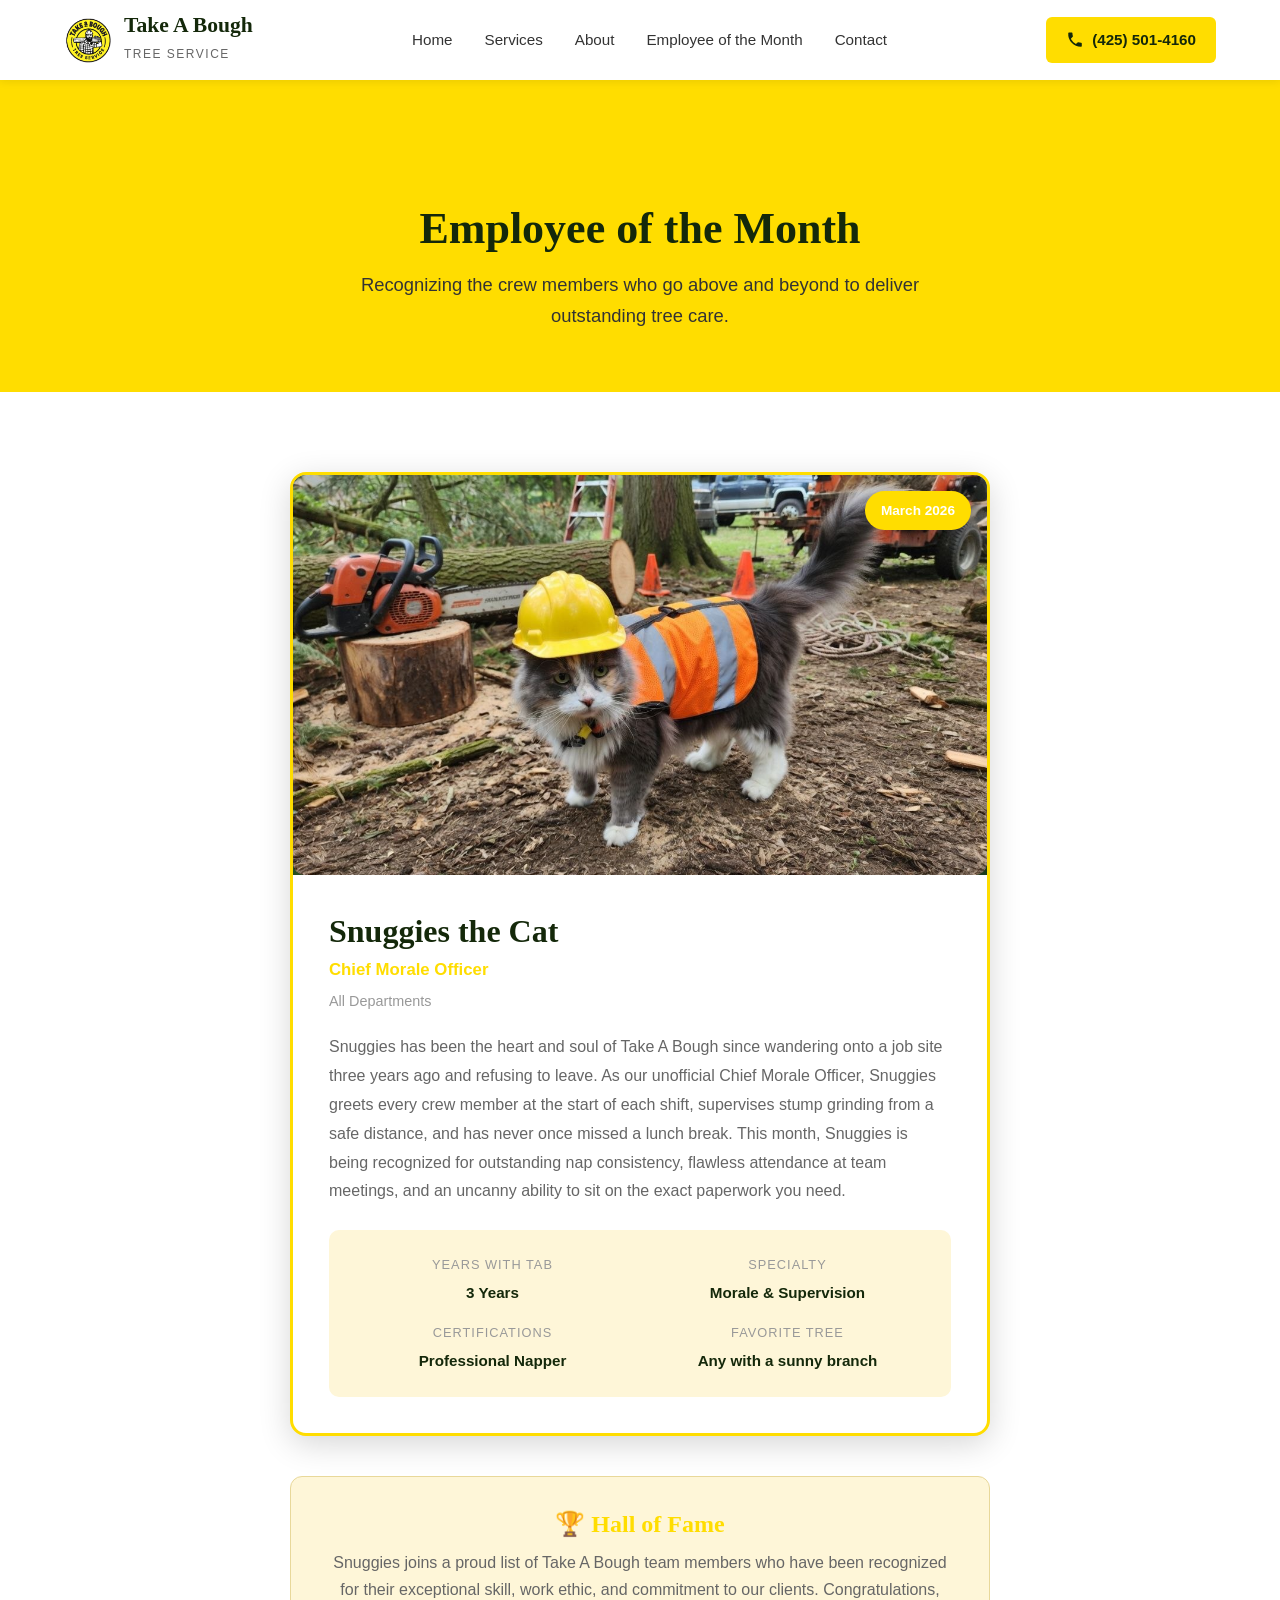
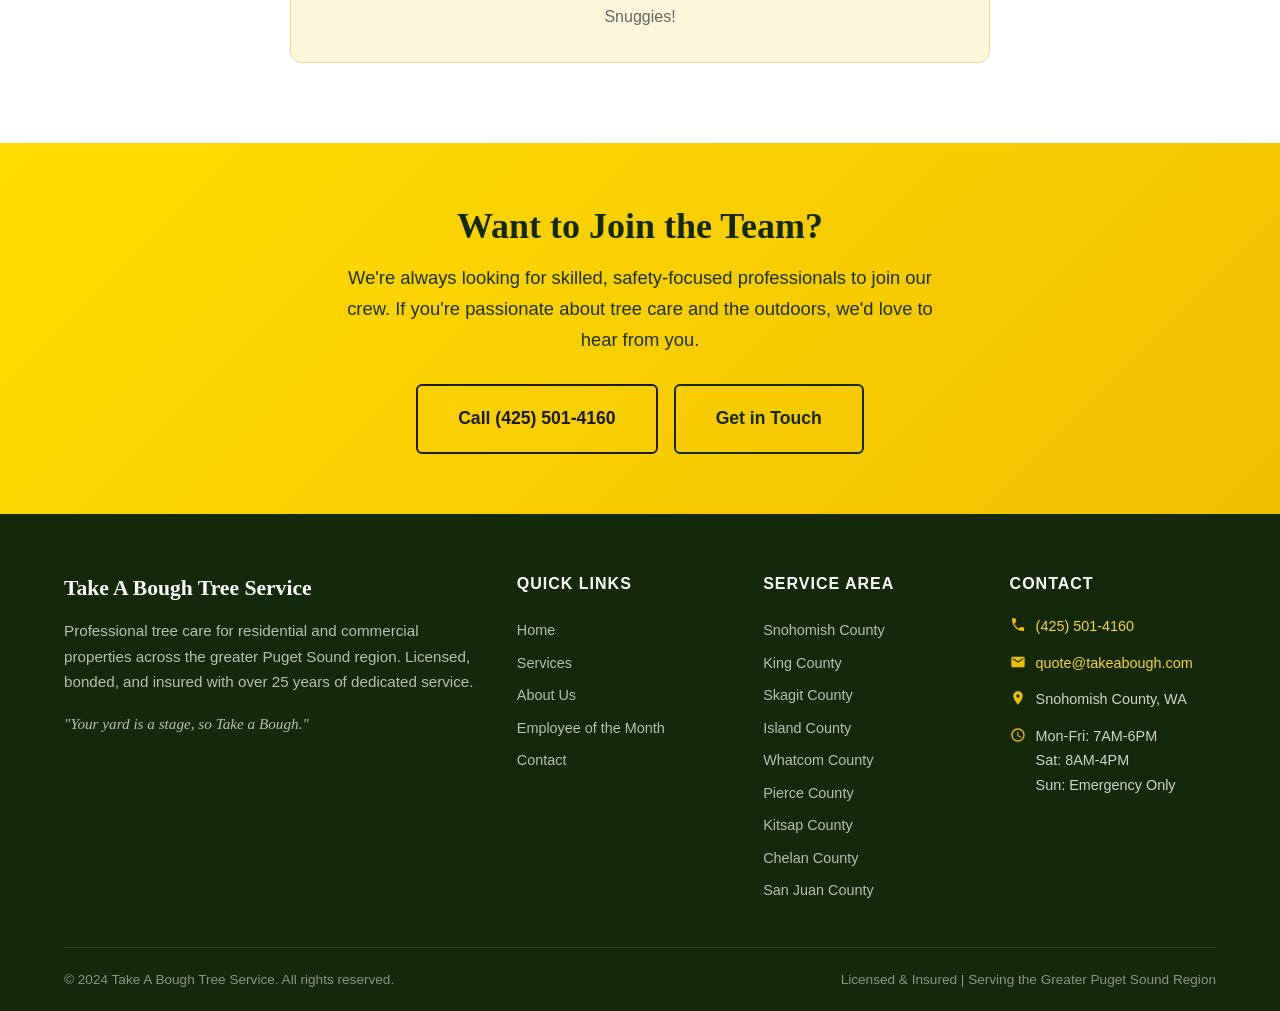
<file: employee/index.html>
<!DOCTYPE html>
<html lang="en">
<head>
  <meta charset="UTF-8">
  <meta name="viewport" content="width=device-width, initial-scale=1.0">
  <title>Employee of the Month | Take A Bough Tree Service</title>
  <meta name="description" content="Meet the outstanding team members who make Take A Bough Tree Service the best in the Pacific Northwest. Employee of the Month recognition program.">
  <meta name="robots" content="index, follow">
  <link rel="canonical" href="https://takeabough.com/employee/">

  <meta property="og:title" content="Employee of the Month | Take A Bough Tree Service">
  <meta property="og:description" content="Recognizing the dedicated crew members who go above and beyond at Take A Bough Tree Service.">
  <meta property="og:type" content="website">
  <meta property="og:url" content="https://takeabough.com/employee/">

  <link rel="icon" type="image/png" sizes="32x32" href="../images/favicon-32.png">
  <link rel="icon" type="image/png" sizes="48x48" href="../images/favicon-48.png">
  <link rel="apple-touch-icon" href="../images/favicon.png">
  <link rel="stylesheet" href="../css/styles.css">
</head>
<body>

  <!-- Header -->
  <header class="header" id="header">
    <div class="container">
      <a href="../" class="logo">
        <img src="../images/logo-icon.png" alt="Take A Bough Tree Service" class="logo-img">
        <div class="logo-text">
          <h1>Take A Bough</h1>
          <span>Tree Service</span>
        </div>
      </a>

      <nav class="nav-links" id="navLinks">
        <a href="../">Home</a>
        <a href="../services/">Services</a>
        <a href="../about/">About</a>
        <a href="../employee/" class="active">Employee of the Month</a>
        <a href="../contact/">Contact</a>
      </nav>

      <div class="header-cta">
        <a href="tel:+14255014160" class="phone-btn">
          <svg viewBox="0 0 24 24"><path d="M6.62 10.79a15.05 15.05 0 006.59 6.59l2.2-2.2a1 1 0 011.01-.24 11.72 11.72 0 003.66.59 1 1 0 011 1v3.59a1 1 0 01-1 1A17 17 0 013 3a1 1 0 011-1h3.59a1 1 0 011 1 11.72 11.72 0 00.59 3.66 1 1 0 01-.24 1.01l-2.2 2.2z"/></svg>
          (425) 501-4160
        </a>
      </div>

      <div class="hamburger" id="hamburger">
        <span></span>
        <span></span>
        <span></span>
      </div>
    </div>
    <div class="nav-overlay" id="navOverlay"></div>
  </header>

  <!-- Page Hero -->
  <section class="page-hero">
    <div class="container">
      <h1>Employee of the Month</h1>
      <p>Recognizing the crew members who go above and beyond to deliver outstanding tree care.</p>
    </div>
  </section>

  <!-- Employee Feature -->
  <section class="employee-section">
    <div class="container">
      <div class="employee-featured animate-on-scroll">
        <div class="employee-photo">
          <img src="../images/snuggies.jpg" alt="Snuggies the Cat - Employee of the Month" style="width:100%;height:100%;object-fit:cover;border-radius:12px;">
          <div class="employee-badge">March 2026</div>
        </div>

        <div class="employee-info">
          <h2 class="employee-name">Snuggies the Cat</h2>
          <div class="employee-title">Chief Morale Officer</div>
          <div class="employee-dept">All Departments</div>

          <p class="employee-bio">Snuggies has been the heart and soul of Take A Bough since wandering onto a job site three years ago and refusing to leave. As our unofficial Chief Morale Officer, Snuggies greets every crew member at the start of each shift, supervises stump grinding from a safe distance, and has never once missed a lunch break. This month, Snuggies is being recognized for outstanding nap consistency, flawless attendance at team meetings, and an uncanny ability to sit on the exact paperwork you need.</p>

          <div class="employee-stats">
            <div class="employee-stat">
              <div class="employee-stat-label">Years with TAB</div>
              <div class="employee-stat-value">3 Years</div>
            </div>
            <div class="employee-stat">
              <div class="employee-stat-label">Specialty</div>
              <div class="employee-stat-value">Morale &amp; Supervision</div>
            </div>
            <div class="employee-stat">
              <div class="employee-stat-label">Certifications</div>
              <div class="employee-stat-value">Professional Napper</div>
            </div>
            <div class="employee-stat">
              <div class="employee-stat-label">Favorite Tree</div>
              <div class="employee-stat-value">Any with a sunny branch</div>
            </div>
          </div>
        </div>
      </div>

      <div class="employee-consecutive animate-on-scroll">
        <h3>&#127942; Hall of Fame</h3>
        <p>Snuggies joins a proud list of Take A Bough team members who have been recognized for their exceptional skill, work ethic, and commitment to our clients. Congratulations, Snuggies!</p>
      </div>
    </div>
  </section>

  <!-- CTA Banner -->
  <section class="cta-banner">
    <div class="container">
      <h2>Want to Join the Team?</h2>
      <p>We're always looking for skilled, safety-focused professionals to join our crew. If you're passionate about tree care and the outdoors, we'd love to hear from you.</p>
      <div class="cta-buttons">
        <a href="tel:+14255014160" class="btn btn-primary btn-large">Call (425) 501-4160</a>
        <a href="../contact/" class="btn btn-secondary btn-large">Get in Touch</a>
      </div>
    </div>
  </section>

  <!-- Footer -->
  <footer class="footer">
    <div class="container">
      <div class="footer-grid">
        <div class="footer-about">
          <h3>Take A Bough Tree Service</h3>
          <p>Professional tree care for residential and commercial properties across the greater Puget Sound region. Licensed, bonded, and insured with over 25 years of dedicated service.</p>
          <p class="footer-slogan">"Your yard is a stage, so Take a Bough."</p>
        </div>

        <div>
          <h4>Quick Links</h4>
          <div class="footer-links">
            <a href="../">Home</a>
            <a href="../services/">Services</a>
            <a href="../about/">About Us</a>
            <a href="../employee/">Employee of the Month</a>
            <a href="../contact/">Contact</a>
          </div>
        </div>

        <div>
          <h4>Service Area</h4>
          <div class="footer-links">
            <a href="../contact/#service-area">Snohomish County</a>
            <a href="../contact/#service-area">King County</a>
            <a href="../contact/#service-area">Skagit County</a>
            <a href="../contact/#service-area">Island County</a>
            <a href="../contact/#service-area">Whatcom County</a>
            <a href="../contact/#service-area">Pierce County</a>
            <a href="../contact/#service-area">Kitsap County</a>
            <a href="../contact/#service-area">Chelan County</a>
            <a href="../contact/#service-area">San Juan County</a>
          </div>
        </div>

        <div>
          <h4>Contact</h4>
          <div class="footer-contact-item">
            <svg viewBox="0 0 24 24"><path d="M6.62 10.79a15.05 15.05 0 006.59 6.59l2.2-2.2a1 1 0 011.01-.24 11.72 11.72 0 003.66.59 1 1 0 011 1v3.59a1 1 0 01-1 1A17 17 0 013 3a1 1 0 011-1h3.59a1 1 0 011 1 11.72 11.72 0 00.59 3.66 1 1 0 01-.24 1.01l-2.2 2.2z"/></svg>
            <a href="tel:+14255014160">(425) 501-4160</a>
          </div>
          <div class="footer-contact-item">
            <svg viewBox="0 0 24 24"><path d="M20 4H4c-1.1 0-2 .9-2 2v12c0 1.1.9 2 2 2h16c1.1 0 2-.9 2-2V6c0-1.1-.9-2-2-2zm0 4l-8 5-8-5V6l8 5 8-5v2z"/></svg>
            <a href="mailto:quote@takeabough.com">quote@takeabough.com</a>
          </div>
          <div class="footer-contact-item">
            <svg viewBox="0 0 24 24"><path d="M12 2C8.13 2 5 5.13 5 9c0 5.25 7 13 7 13s7-7.75 7-13c0-3.87-3.13-7-7-7zm0 9.5a2.5 2.5 0 010-5 2.5 2.5 0 010 5z"/></svg>
            <span>Snohomish County, WA</span>
          </div>
          <div class="footer-contact-item" style="margin-top: 12px;">
            <svg viewBox="0 0 24 24"><path d="M11.99 2C6.47 2 2 6.48 2 12s4.47 10 9.99 10C17.52 22 22 17.52 22 12S17.52 2 11.99 2zM12 20c-4.42 0-8-3.58-8-8s3.58-8 8-8 8 3.58 8 8-3.58 8-8 8zm.5-13H11v6l5.25 3.15.75-1.23-4.5-2.67z"/></svg>
            <span>Mon-Fri: 7AM-6PM<br>Sat: 8AM-4PM<br>Sun: Emergency Only</span>
          </div>
        </div>
      </div>

      <div class="footer-bottom">
        <span>&copy; 2024 Take A Bough Tree Service. All rights reserved.</span>
        <span>Licensed &amp; Insured | Serving the Greater Puget Sound Region</span>
      </div>
    </div>
  </footer>

  <button class="back-to-top" id="backToTop" aria-label="Back to top">&#8593;</button>

  <div class="mobile-call-bar">
    <a href="tel:+14255014160">
      <svg width="20" height="20" viewBox="0 0 24 24" fill="white"><path d="M6.62 10.79a15.05 15.05 0 006.59 6.59l2.2-2.2a1 1 0 011.01-.24 11.72 11.72 0 003.66.59 1 1 0 011 1v3.59a1 1 0 01-1 1A17 17 0 013 3a1 1 0 011-1h3.59a1 1 0 011 1 11.72 11.72 0 00.59 3.66 1 1 0 01-.24 1.01l-2.2 2.2z"/></svg>
      Call Now: (425) 501-4160
    </a>
  </div>

  <script src="../js/main.js"></script>
</body>
</html>
</file>
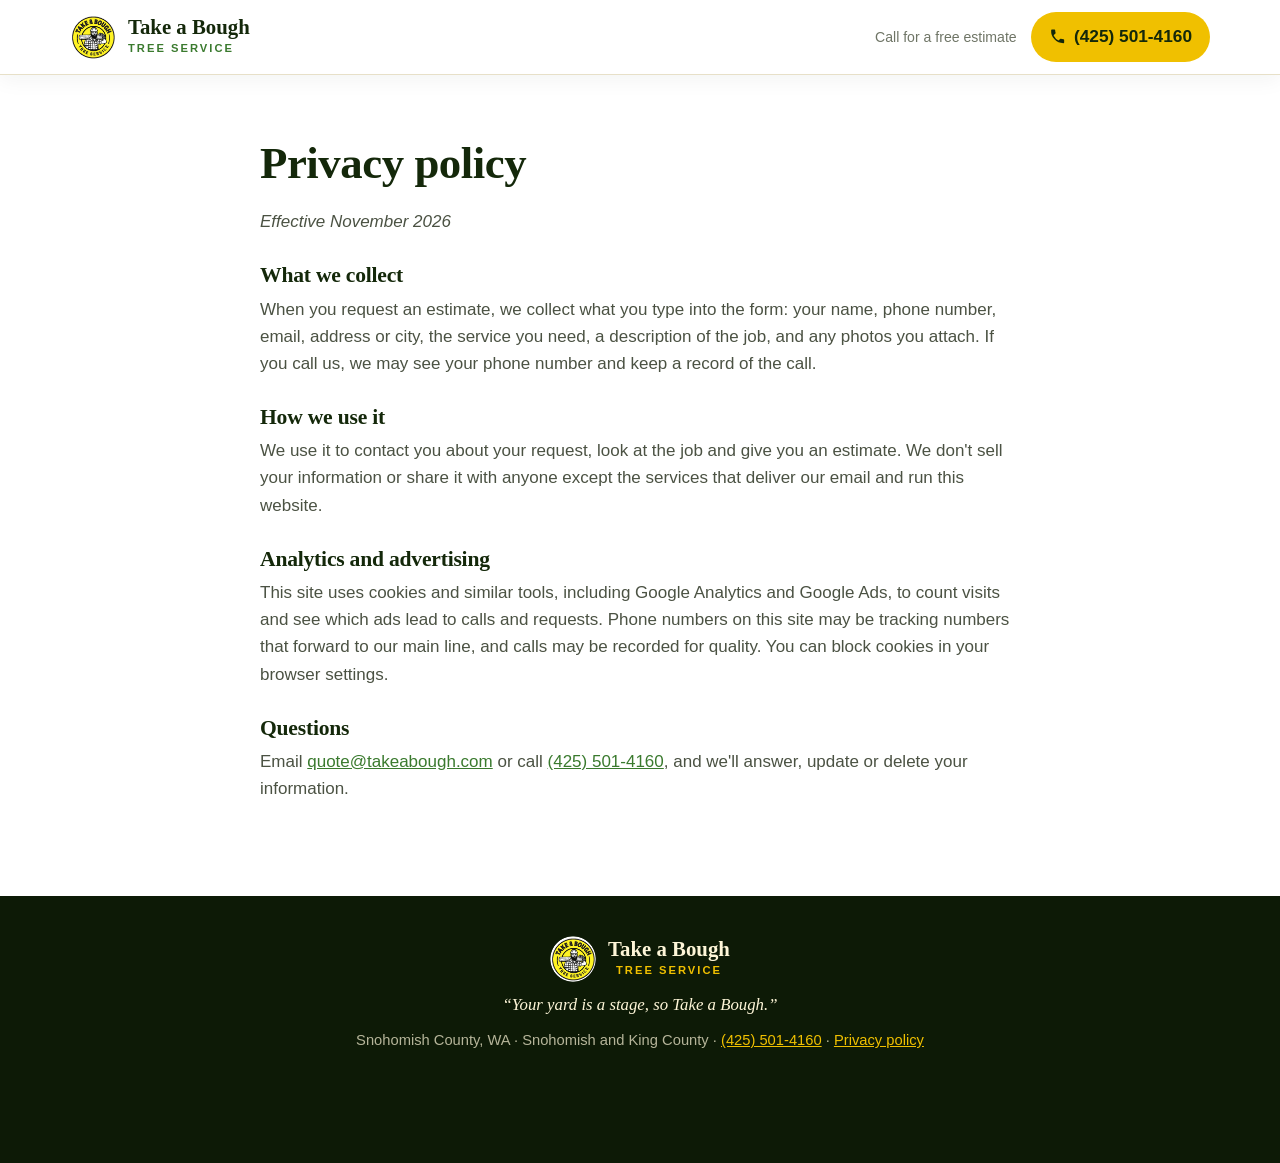
<file: privacy/index.html>
<!DOCTYPE html>
<html lang="en">
<head>
<meta charset="UTF-8">
<meta name="viewport" content="width=device-width, initial-scale=1">
<title>Privacy Policy | Take a Bough Tree Service</title>
<meta name="description" content="How Take a Bough Tree Service collects and uses the information you send through this website.">
<meta name="robots" content="noindex, follow">
<link rel="icon" type="image/png" sizes="32x32" href="/images/favicon-32.png">
<link rel="apple-touch-icon" href="/images/favicon.png">
<link rel="stylesheet" href="/css/lp.css">
<!-- WhatConverts, profile 180240 (Brock, 2026-11-13) -->
<script>var $wc_load=function(a){return JSON.parse(JSON.stringify(a))},$wc_leads=$wc_leads||{doc:{url:$wc_load(document.URL),ref:$wc_load(document.referrer),search:$wc_load(location.search),hash:$wc_load(location.hash)}};</script>
<script src="//s.ksrndkehqnwntyxlhgto.com/180240.js"></script>
</head>
<body data-lp="privacy">
<header class="lp-header">
  <div class="wrap lp-header-in">
    <div class="lp-logo"><img src="/images/logo-icon.png" alt="" width="46" height="46"><span><b>Take a Bough</b><small>Tree Service</small></span></div>
    <div class="lp-header-r"><span class="lp-header-note">Call for a free estimate</span><a href="tel:+14255014160" class="lp-header-phone"><svg viewBox="0 0 24 24" aria-hidden="true"><path d="M6.62 10.79a15.05 15.05 0 006.59 6.59l2.2-2.2a1 1 0 011.01-.24 11.72 11.72 0 003.66.59 1 1 0 011 1v3.59a1 1 0 01-1 1A17 17 0 013 3a1 1 0 011-1h3.59a1 1 0 011 1 11.72 11.72 0 00.59 3.66 1 1 0 01-.24 1.01l-2.2 2.2z"/></svg><span>(425) 501-4160</span></a></div>
  </div>
</header>
<main class="simple"><div class="wrap narrow">
<h1>Privacy policy</h1>
<p><em>Effective November 2026</em></p>
<h2>What we collect</h2>
<p>When you request an estimate, we collect what you type into the form: your name, phone number, email, address or city, the service you need, a description of the job, and any photos you attach. If you call us, we may see your phone number and keep a record of the call.</p>
<h2>How we use it</h2>
<p>We use it to contact you about your request, look at the job and give you an estimate. We don't sell your information or share it with anyone except the services that deliver our email and run this website.</p>
<h2>Analytics and advertising</h2>
<p>This site uses cookies and similar tools, including Google Analytics and Google Ads, to count visits and see which ads lead to calls and requests. Phone numbers on this site may be tracking numbers that forward to our main line, and calls may be recorded for quality. You can block cookies in your browser settings.</p>
<h2>Questions</h2>
<p>Email <a href="mailto:quote@takeabough.com">quote@takeabough.com</a> or call <a href="tel:+14255014160">(425) 501-4160</a>, and we'll answer, update or delete your information.</p>
</div></main>
<footer class="lp-footer">
  <div class="wrap lp-footer-in">
    <div class="lp-logo lp-logo-foot"><img src="/images/logo-icon.png" alt="" width="40" height="40" loading="lazy"><span><b>Take a Bough</b><small>Tree Service</small></span></div>
    <p class="tagline">&ldquo;Your yard is a stage, so Take a Bough.&rdquo;</p>
    <p class="foot-meta">Snohomish County, WA &middot; Snohomish and King County &middot; <a href="tel:+14255014160">(425) 501-4160</a> &middot; <a href="/privacy/">Privacy policy</a></p>
  </div>
</footer>
<script src="/js/lp.js" defer></script>
</body>
</html>
</file>
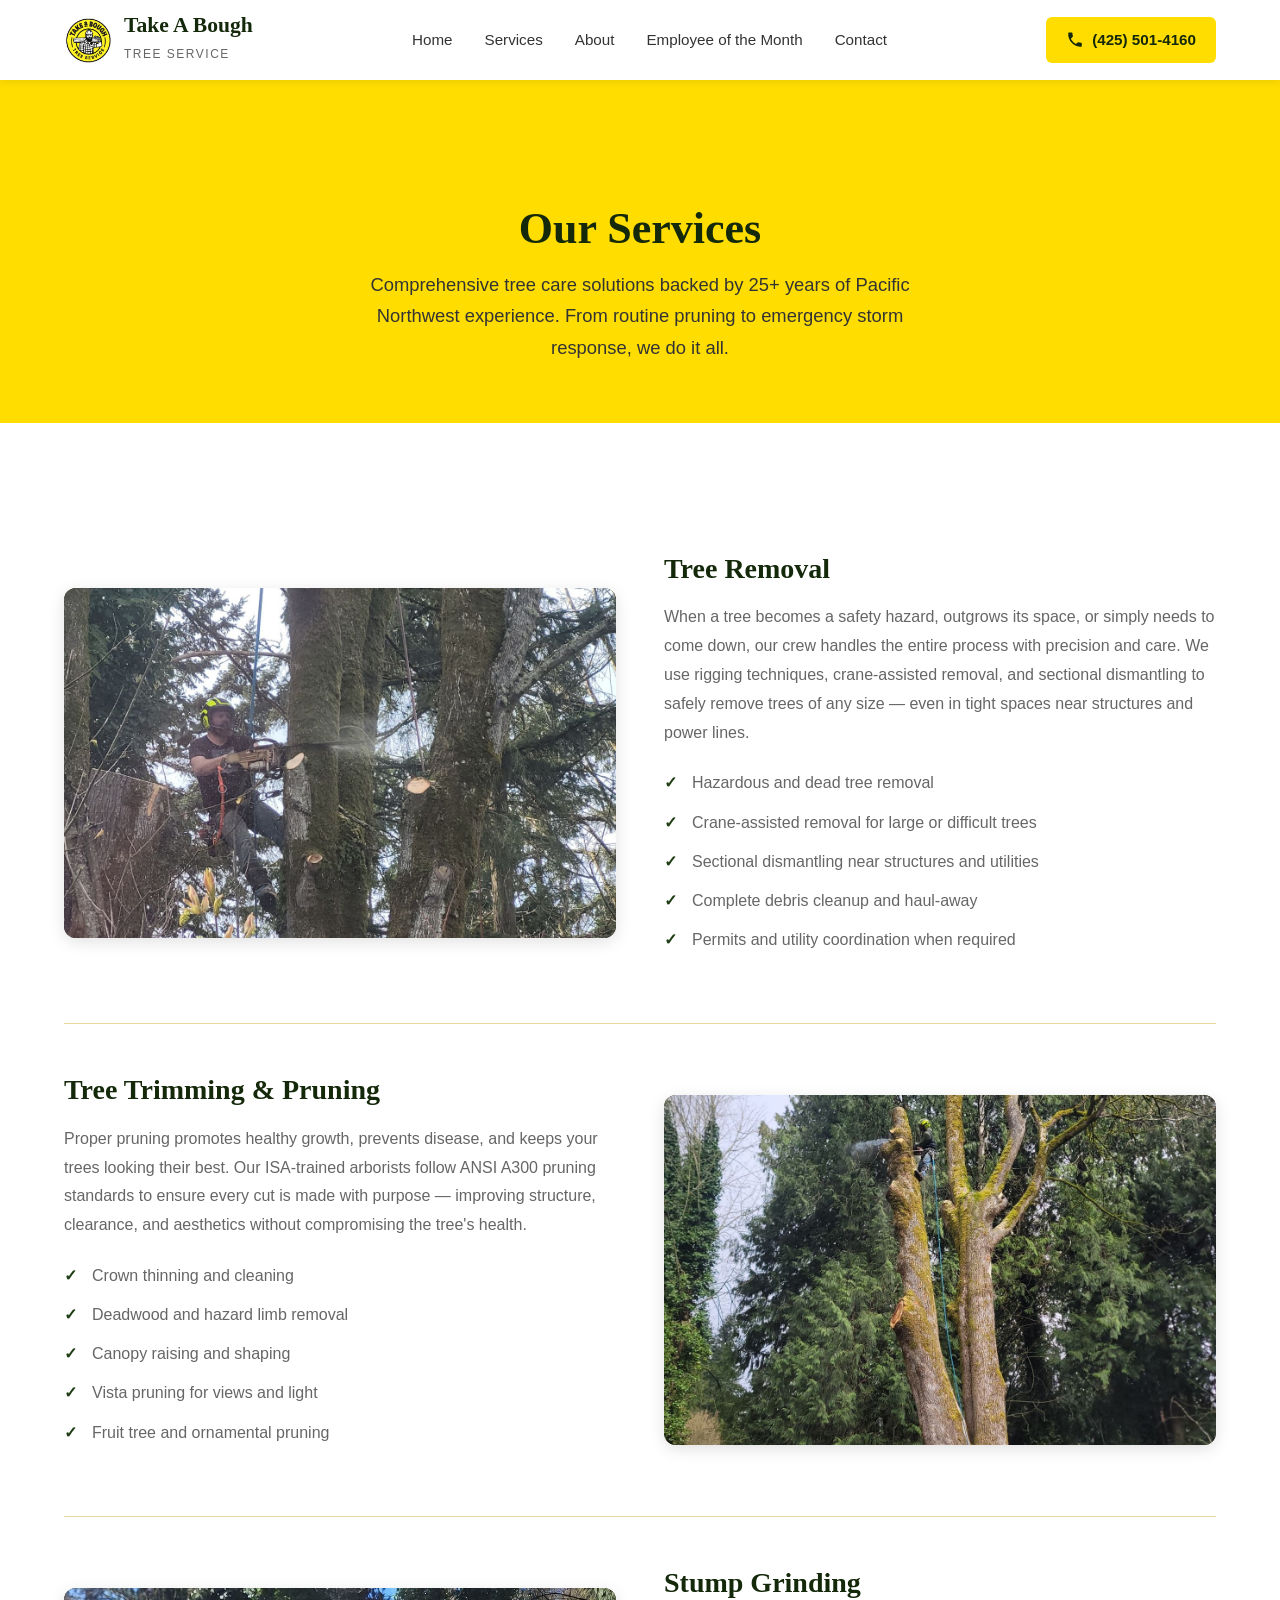
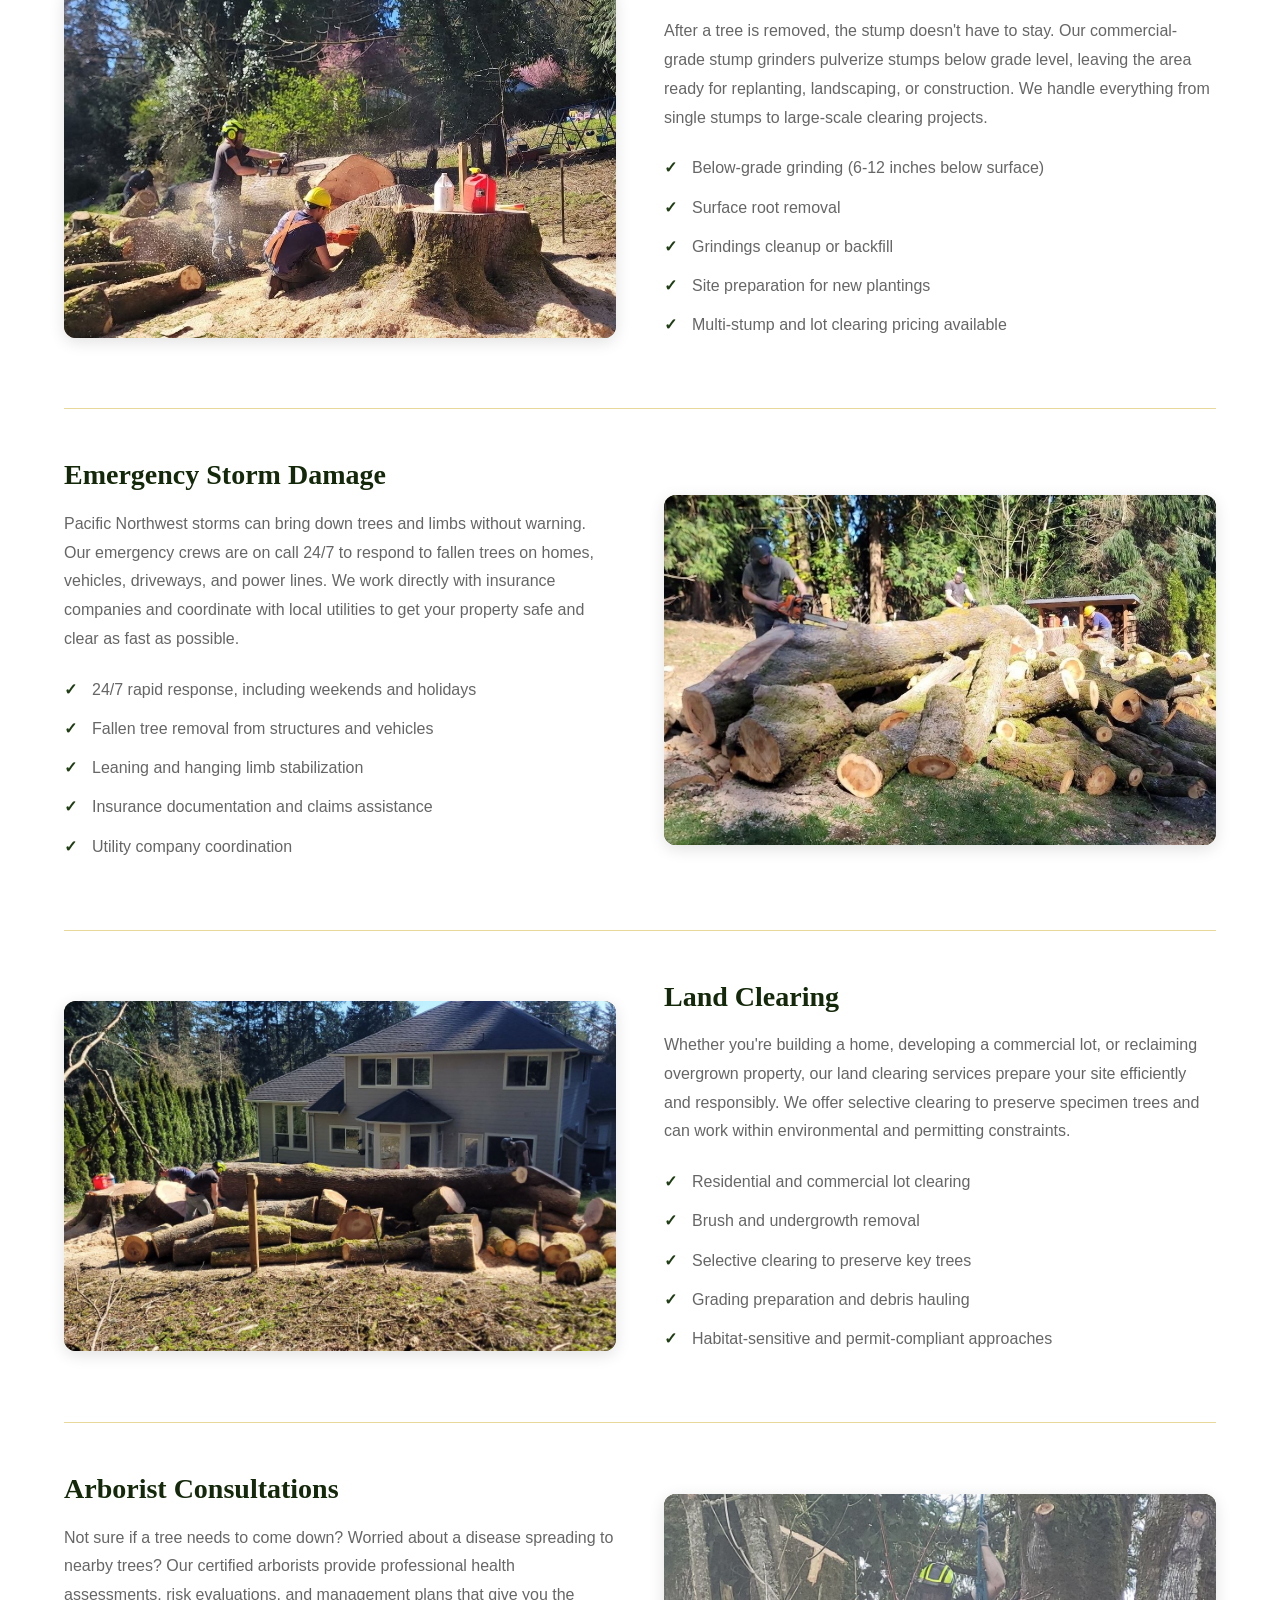
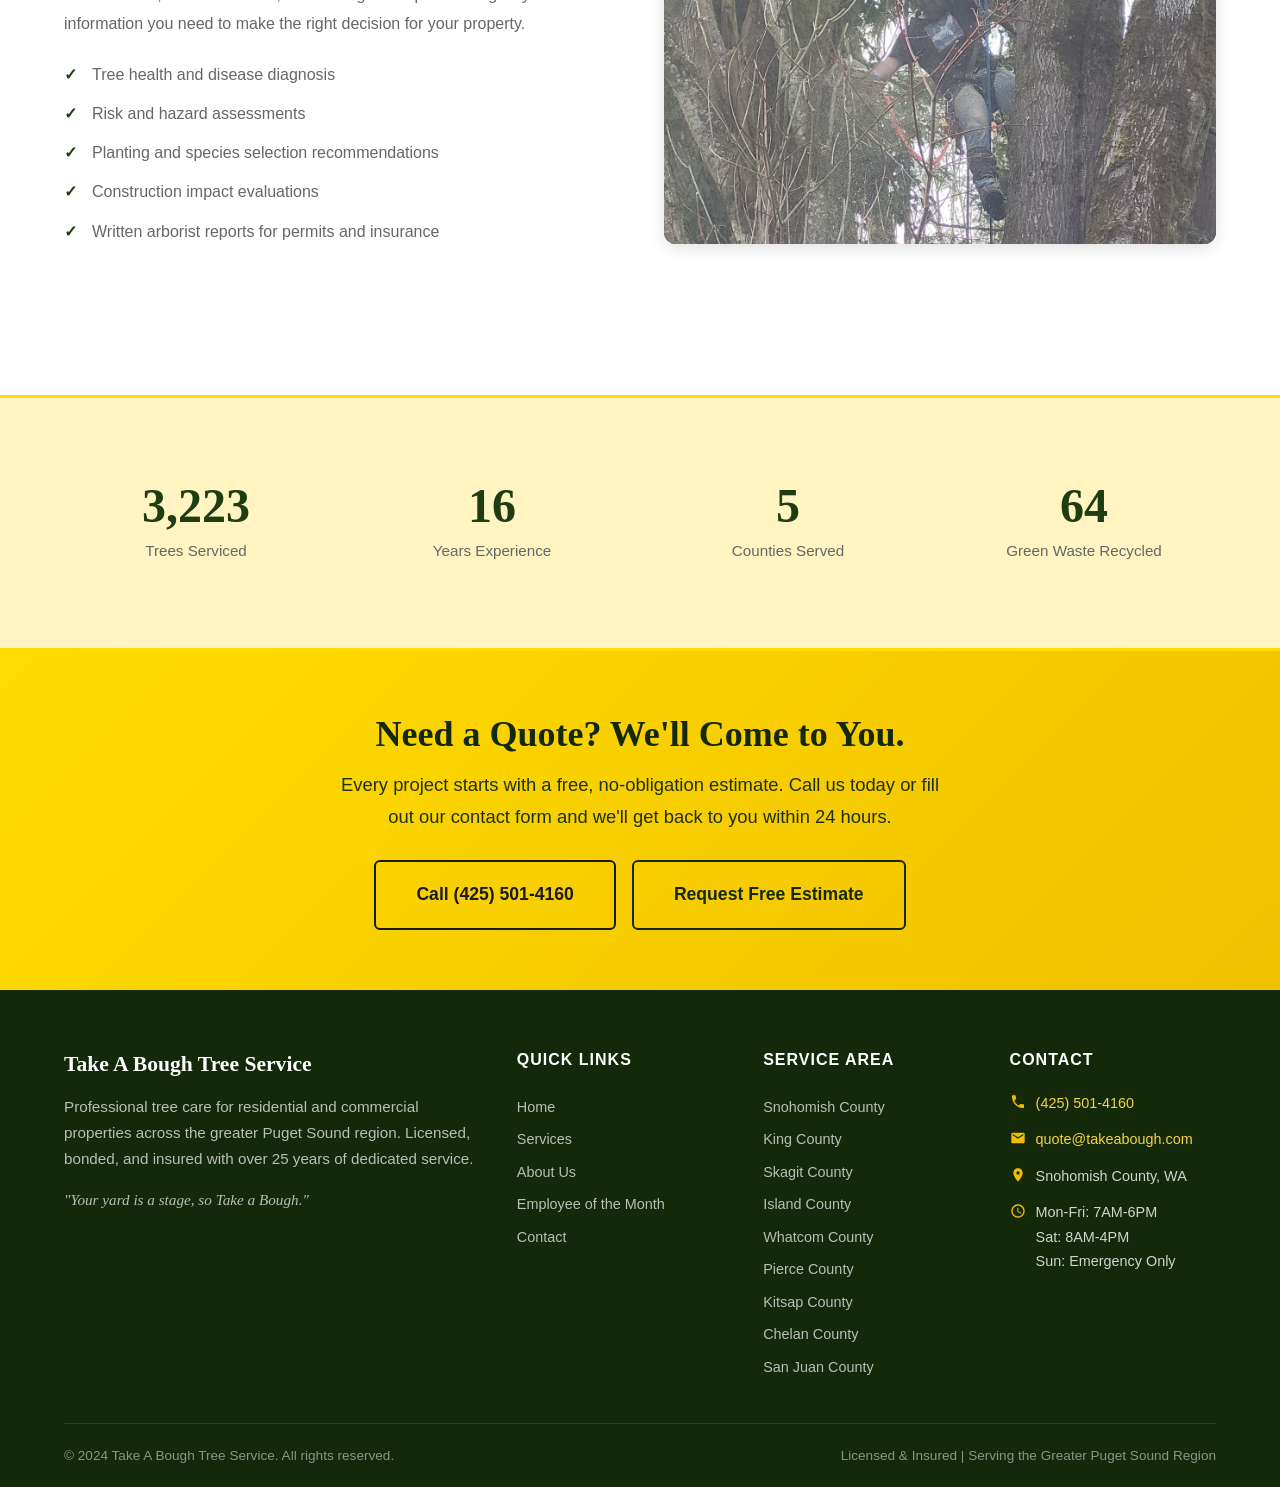
<file: services/index.html>
<!DOCTYPE html>
<html lang="en">
<head>
  <meta charset="UTF-8">
  <meta name="viewport" content="width=device-width, initial-scale=1.0">
  <title>Our Services | Take A Bough Tree Service</title>
  <meta name="description" content="Professional tree removal, trimming, stump grinding, emergency storm damage, land clearing, and arborist consultations across Snohomish County and the greater Puget Sound region.">
  <meta name="robots" content="index, follow">
  <link rel="canonical" href="https://takeabough.com/services/">

  <meta property="og:title" content="Tree Services | Take A Bough Tree Service">
  <meta property="og:description" content="Comprehensive tree care services including removal, trimming, stump grinding, and emergency storm response. Licensed &amp; insured.">
  <meta property="og:type" content="website">
  <meta property="og:url" content="https://takeabough.com/services/">

  <link rel="icon" type="image/png" sizes="32x32" href="../images/favicon-32.png">
  <link rel="icon" type="image/png" sizes="48x48" href="../images/favicon-48.png">
  <link rel="apple-touch-icon" href="../images/favicon.png">
  <link rel="stylesheet" href="../css/styles.css">
</head>
<body>

  <!-- Header -->
  <header class="header" id="header">
    <div class="container">
      <a href="../" class="logo">
        <img src="../images/logo-icon.png" alt="Take A Bough Tree Service" class="logo-img">
        <div class="logo-text">
          <h1>Take A Bough</h1>
          <span>Tree Service</span>
        </div>
      </a>

      <nav class="nav-links" id="navLinks">
        <a href="../">Home</a>
        <a href="../services/" class="active">Services</a>
        <a href="../about/">About</a>
        <a href="../employee/">Employee of the Month</a>
        <a href="../contact/">Contact</a>
      </nav>

      <div class="header-cta">
        <a href="tel:+14255014160" class="phone-btn">
          <svg viewBox="0 0 24 24"><path d="M6.62 10.79a15.05 15.05 0 006.59 6.59l2.2-2.2a1 1 0 011.01-.24 11.72 11.72 0 003.66.59 1 1 0 011 1v3.59a1 1 0 01-1 1A17 17 0 013 3a1 1 0 011-1h3.59a1 1 0 011 1 11.72 11.72 0 00.59 3.66 1 1 0 01-.24 1.01l-2.2 2.2z"/></svg>
          (425) 501-4160
        </a>
      </div>

      <div class="hamburger" id="hamburger">
        <span></span>
        <span></span>
        <span></span>
      </div>
    </div>
    <div class="nav-overlay" id="navOverlay"></div>
  </header>

  <!-- Page Hero -->
  <section class="page-hero">
    <div class="container">
      <h1>Our Services</h1>
      <p>Comprehensive tree care solutions backed by 25+ years of Pacific Northwest experience. From routine pruning to emergency storm response, we do it all.</p>
    </div>
  </section>

  <!-- Service Details -->
  <section class="services-section">
    <div class="container">

      <div class="service-detail animate-on-scroll">
        <div class="service-detail-inner">
          <div class="service-detail-image"><img src="../images/tree-removal.jpg" alt="Tree removal" style="width:100%;height:100%;object-fit:cover;border-radius:12px;"></div>
          <div class="service-detail-content">
            <h3>Tree Removal</h3>
            <p>When a tree becomes a safety hazard, outgrows its space, or simply needs to come down, our crew handles the entire process with precision and care. We use rigging techniques, crane-assisted removal, and sectional dismantling to safely remove trees of any size — even in tight spaces near structures and power lines.</p>
            <ul>
              <li>Hazardous and dead tree removal</li>
              <li>Crane-assisted removal for large or difficult trees</li>
              <li>Sectional dismantling near structures and utilities</li>
              <li>Complete debris cleanup and haul-away</li>
              <li>Permits and utility coordination when required</li>
            </ul>
          </div>
        </div>
      </div>

      <div class="service-detail animate-on-scroll">
        <div class="service-detail-inner">
          <div class="service-detail-image"><img src="../images/tree-trimming.jpg" alt="Tree trimming" style="width:100%;height:100%;object-fit:cover;border-radius:12px;"></div>
          <div class="service-detail-content">
            <h3>Tree Trimming &amp; Pruning</h3>
            <p>Proper pruning promotes healthy growth, prevents disease, and keeps your trees looking their best. Our ISA-trained arborists follow ANSI A300 pruning standards to ensure every cut is made with purpose — improving structure, clearance, and aesthetics without compromising the tree's health.</p>
            <ul>
              <li>Crown thinning and cleaning</li>
              <li>Deadwood and hazard limb removal</li>
              <li>Canopy raising and shaping</li>
              <li>Vista pruning for views and light</li>
              <li>Fruit tree and ornamental pruning</li>
            </ul>
          </div>
        </div>
      </div>

      <div class="service-detail animate-on-scroll">
        <div class="service-detail-inner">
          <div class="service-detail-image"><img src="../images/stump-grinding.jpg" alt="Stump grinding" style="width:100%;height:100%;object-fit:cover;border-radius:12px;"></div>
          <div class="service-detail-content">
            <h3>Stump Grinding</h3>
            <p>After a tree is removed, the stump doesn't have to stay. Our commercial-grade stump grinders pulverize stumps below grade level, leaving the area ready for replanting, landscaping, or construction. We handle everything from single stumps to large-scale clearing projects.</p>
            <ul>
              <li>Below-grade grinding (6-12 inches below surface)</li>
              <li>Surface root removal</li>
              <li>Grindings cleanup or backfill</li>
              <li>Site preparation for new plantings</li>
              <li>Multi-stump and lot clearing pricing available</li>
            </ul>
          </div>
        </div>
      </div>

      <div class="service-detail animate-on-scroll">
        <div class="service-detail-inner">
          <div class="service-detail-image"><img src="../images/emergency.jpg" alt="Emergency storm damage" style="width:100%;height:100%;object-fit:cover;border-radius:12px;"></div>
          <div class="service-detail-content">
            <h3>Emergency Storm Damage</h3>
            <p>Pacific Northwest storms can bring down trees and limbs without warning. Our emergency crews are on call 24/7 to respond to fallen trees on homes, vehicles, driveways, and power lines. We work directly with insurance companies and coordinate with local utilities to get your property safe and clear as fast as possible.</p>
            <ul>
              <li>24/7 rapid response, including weekends and holidays</li>
              <li>Fallen tree removal from structures and vehicles</li>
              <li>Leaning and hanging limb stabilization</li>
              <li>Insurance documentation and claims assistance</li>
              <li>Utility company coordination</li>
            </ul>
          </div>
        </div>
      </div>

      <div class="service-detail animate-on-scroll">
        <div class="service-detail-inner">
          <div class="service-detail-image"><img src="../images/land-clearing.jpg" alt="Land clearing" style="width:100%;height:100%;object-fit:cover;border-radius:12px;"></div>
          <div class="service-detail-content">
            <h3>Land Clearing</h3>
            <p>Whether you're building a home, developing a commercial lot, or reclaiming overgrown property, our land clearing services prepare your site efficiently and responsibly. We offer selective clearing to preserve specimen trees and can work within environmental and permitting constraints.</p>
            <ul>
              <li>Residential and commercial lot clearing</li>
              <li>Brush and undergrowth removal</li>
              <li>Selective clearing to preserve key trees</li>
              <li>Grading preparation and debris hauling</li>
              <li>Habitat-sensitive and permit-compliant approaches</li>
            </ul>
          </div>
        </div>
      </div>

      <div class="service-detail animate-on-scroll">
        <div class="service-detail-inner">
          <div class="service-detail-image"><img src="../images/arborist.jpg" alt="Arborist consultation" style="width:100%;height:100%;object-fit:cover;border-radius:12px;"></div>
          <div class="service-detail-content">
            <h3>Arborist Consultations</h3>
            <p>Not sure if a tree needs to come down? Worried about a disease spreading to nearby trees? Our certified arborists provide professional health assessments, risk evaluations, and management plans that give you the information you need to make the right decision for your property.</p>
            <ul>
              <li>Tree health and disease diagnosis</li>
              <li>Risk and hazard assessments</li>
              <li>Planting and species selection recommendations</li>
              <li>Construction impact evaluations</li>
              <li>Written arborist reports for permits and insurance</li>
            </ul>
          </div>
        </div>
      </div>

    </div>
  </section>

  <!-- Stats Section -->
  <section class="stats-section">
    <div class="container">
      <div class="stats-grid">
        <div class="stat-item animate-on-scroll">
          <div class="stat-number" data-target="5000" data-suffix="+">0</div>
          <div class="stat-label">Trees Serviced</div>
        </div>
        <div class="stat-item animate-on-scroll">
          <div class="stat-number" data-target="25" data-suffix="+">0</div>
          <div class="stat-label">Years Experience</div>
        </div>
        <div class="stat-item animate-on-scroll">
          <div class="stat-number" data-target="9">0</div>
          <div class="stat-label">Counties Served</div>
        </div>
        <div class="stat-item animate-on-scroll">
          <div class="stat-number" data-target="100" data-suffix="%">0</div>
          <div class="stat-label">Green Waste Recycled</div>
        </div>
      </div>
    </div>
  </section>

  <!-- CTA Banner -->
  <section class="cta-banner">
    <div class="container">
      <h2>Need a Quote? We'll Come to You.</h2>
      <p>Every project starts with a free, no-obligation estimate. Call us today or fill out our contact form and we'll get back to you within 24 hours.</p>
      <div class="cta-buttons">
        <a href="tel:+14255014160" class="btn btn-primary btn-large">Call (425) 501-4160</a>
        <a href="../contact/" class="btn btn-secondary btn-large">Request Free Estimate</a>
      </div>
    </div>
  </section>

  <!-- Footer -->
  <footer class="footer">
    <div class="container">
      <div class="footer-grid">
        <div class="footer-about">
          <h3>Take A Bough Tree Service</h3>
          <p>Professional tree care for residential and commercial properties across the greater Puget Sound region. Licensed, bonded, and insured with over 25 years of dedicated service.</p>
          <p class="footer-slogan">"Your yard is a stage, so Take a Bough."</p>
        </div>

        <div>
          <h4>Quick Links</h4>
          <div class="footer-links">
            <a href="../">Home</a>
            <a href="../services/">Services</a>
            <a href="../about/">About Us</a>
            <a href="../employee/">Employee of the Month</a>
            <a href="../contact/">Contact</a>
          </div>
        </div>

        <div>
          <h4>Service Area</h4>
          <div class="footer-links">
            <a href="../contact/#service-area">Snohomish County</a>
            <a href="../contact/#service-area">King County</a>
            <a href="../contact/#service-area">Skagit County</a>
            <a href="../contact/#service-area">Island County</a>
            <a href="../contact/#service-area">Whatcom County</a>
            <a href="../contact/#service-area">Pierce County</a>
            <a href="../contact/#service-area">Kitsap County</a>
            <a href="../contact/#service-area">Chelan County</a>
            <a href="../contact/#service-area">San Juan County</a>
          </div>
        </div>

        <div>
          <h4>Contact</h4>
          <div class="footer-contact-item">
            <svg viewBox="0 0 24 24"><path d="M6.62 10.79a15.05 15.05 0 006.59 6.59l2.2-2.2a1 1 0 011.01-.24 11.72 11.72 0 003.66.59 1 1 0 011 1v3.59a1 1 0 01-1 1A17 17 0 013 3a1 1 0 011-1h3.59a1 1 0 011 1 11.72 11.72 0 00.59 3.66 1 1 0 01-.24 1.01l-2.2 2.2z"/></svg>
            <a href="tel:+14255014160">(425) 501-4160</a>
          </div>
          <div class="footer-contact-item">
            <svg viewBox="0 0 24 24"><path d="M20 4H4c-1.1 0-2 .9-2 2v12c0 1.1.9 2 2 2h16c1.1 0 2-.9 2-2V6c0-1.1-.9-2-2-2zm0 4l-8 5-8-5V6l8 5 8-5v2z"/></svg>
            <a href="mailto:quote@takeabough.com">quote@takeabough.com</a>
          </div>
          <div class="footer-contact-item">
            <svg viewBox="0 0 24 24"><path d="M12 2C8.13 2 5 5.13 5 9c0 5.25 7 13 7 13s7-7.75 7-13c0-3.87-3.13-7-7-7zm0 9.5a2.5 2.5 0 010-5 2.5 2.5 0 010 5z"/></svg>
            <span>Snohomish County, WA</span>
          </div>
          <div class="footer-contact-item" style="margin-top: 12px;">
            <svg viewBox="0 0 24 24"><path d="M11.99 2C6.47 2 2 6.48 2 12s4.47 10 9.99 10C17.52 22 22 17.52 22 12S17.52 2 11.99 2zM12 20c-4.42 0-8-3.58-8-8s3.58-8 8-8 8 3.58 8 8-3.58 8-8 8zm.5-13H11v6l5.25 3.15.75-1.23-4.5-2.67z"/></svg>
            <span>Mon-Fri: 7AM-6PM<br>Sat: 8AM-4PM<br>Sun: Emergency Only</span>
          </div>
        </div>
      </div>

      <div class="footer-bottom">
        <span>&copy; 2024 Take A Bough Tree Service. All rights reserved.</span>
        <span>Licensed &amp; Insured | Serving the Greater Puget Sound Region</span>
      </div>
    </div>
  </footer>

  <button class="back-to-top" id="backToTop" aria-label="Back to top">&#8593;</button>

  <div class="mobile-call-bar">
    <a href="tel:+14255014160">
      <svg width="20" height="20" viewBox="0 0 24 24" fill="white"><path d="M6.62 10.79a15.05 15.05 0 006.59 6.59l2.2-2.2a1 1 0 011.01-.24 11.72 11.72 0 003.66.59 1 1 0 011 1v3.59a1 1 0 01-1 1A17 17 0 013 3a1 1 0 011-1h3.59a1 1 0 011 1 11.72 11.72 0 00.59 3.66 1 1 0 01-.24 1.01l-2.2 2.2z"/></svg>
      Call Now: (425) 501-4160
    </a>
  </div>

  <script src="../js/main.js"></script>
</body>
</html>
</file>
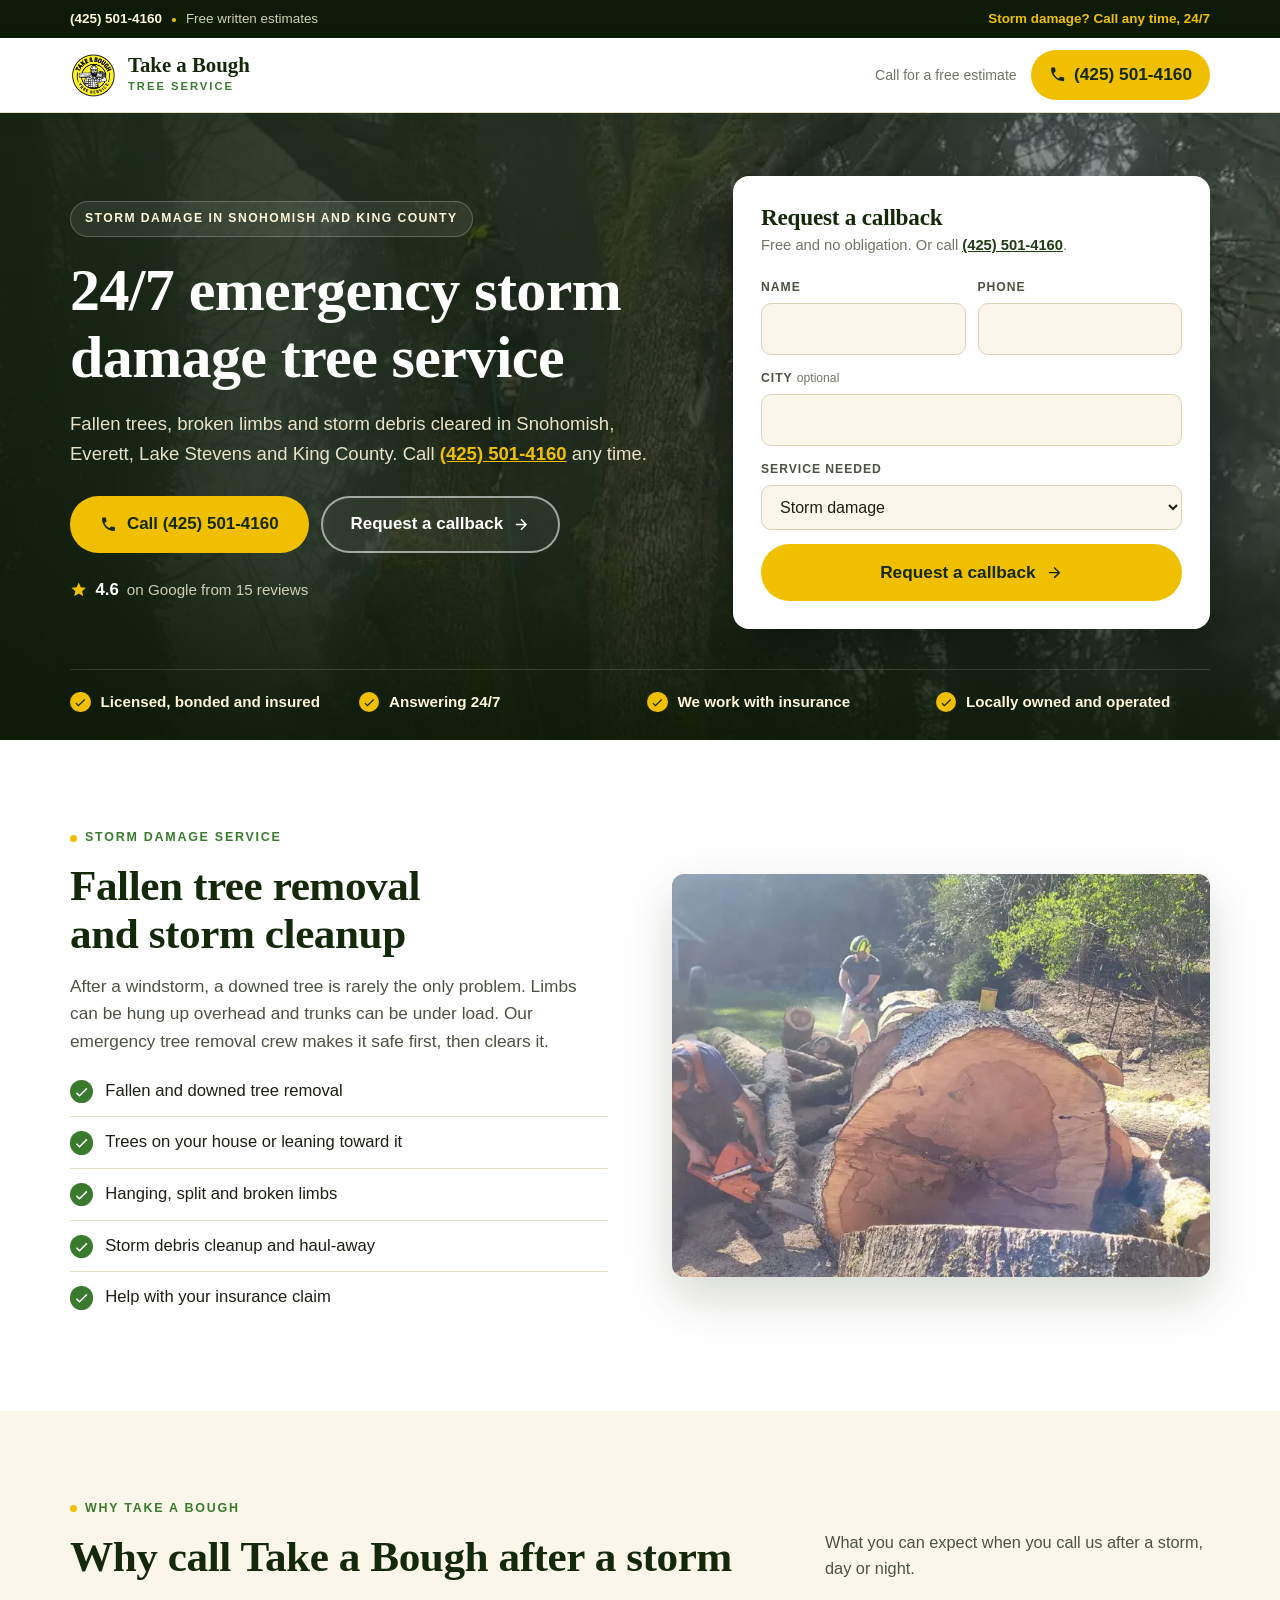
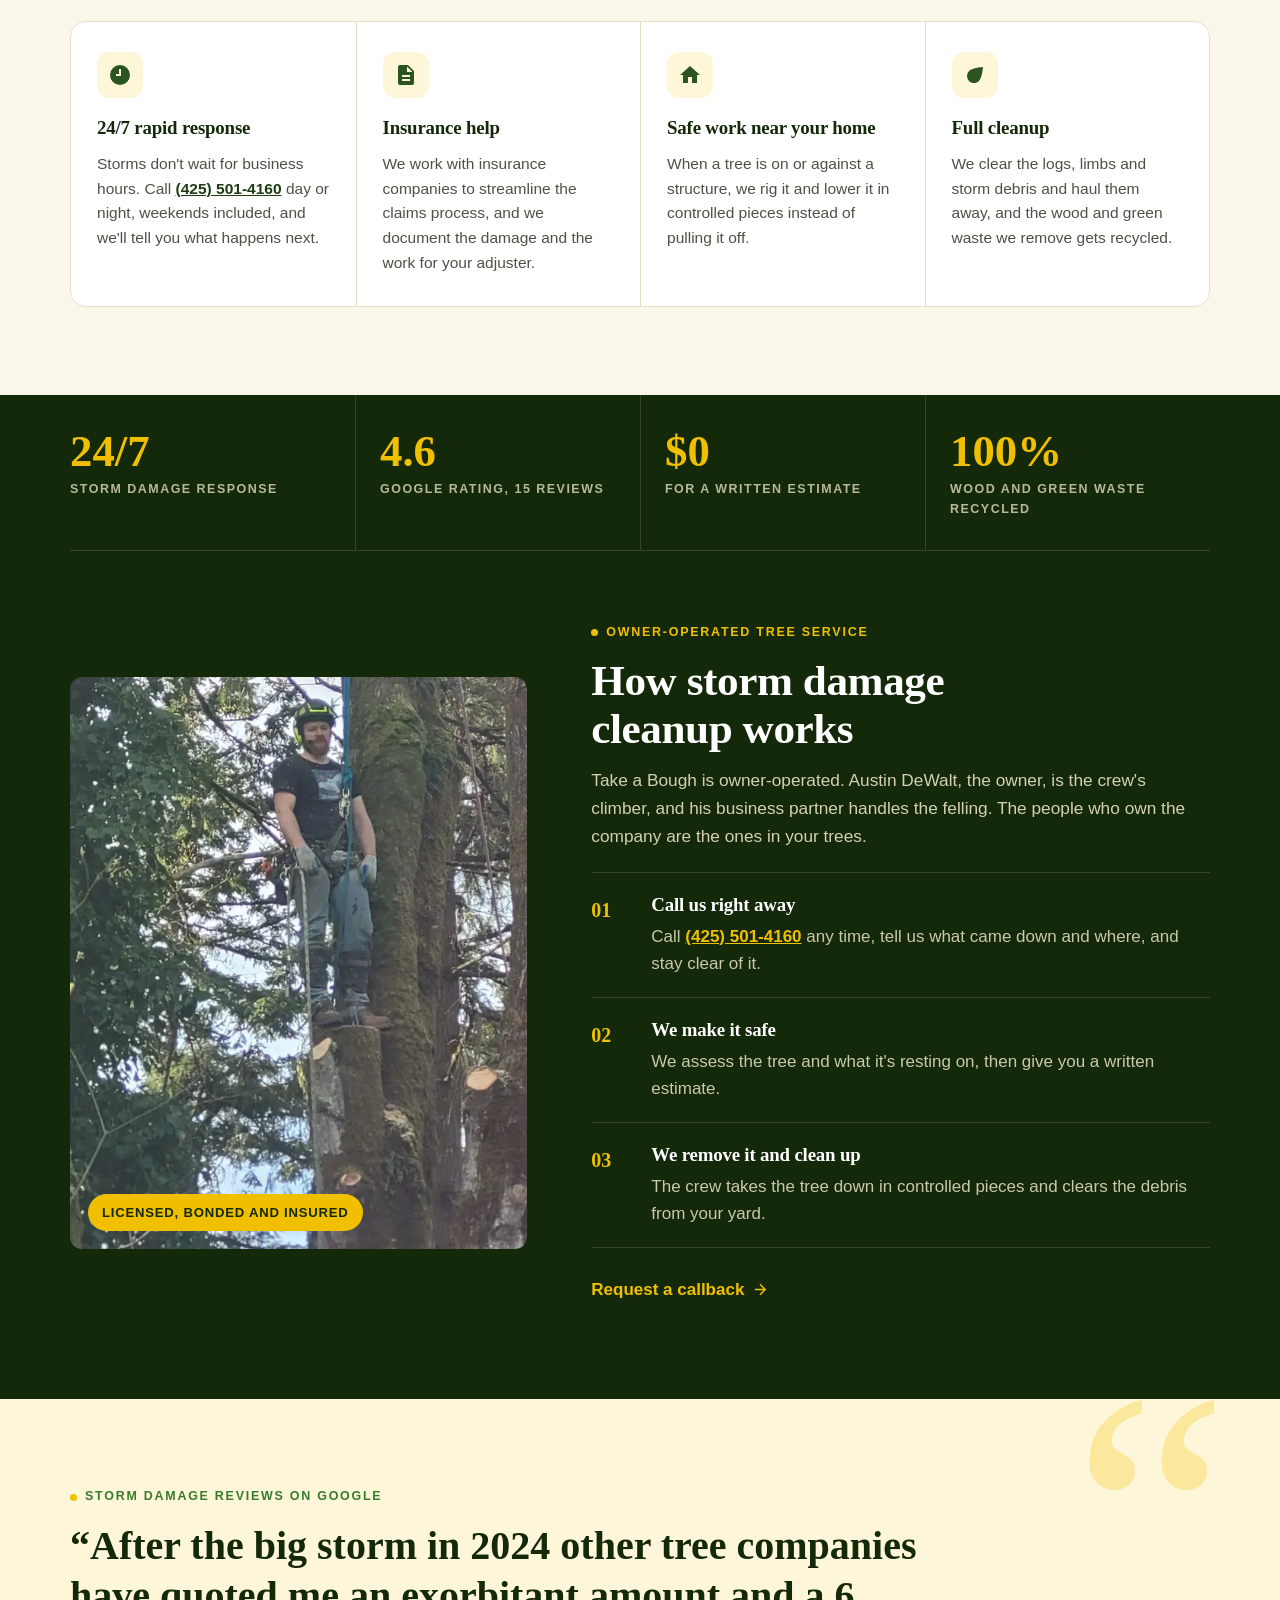
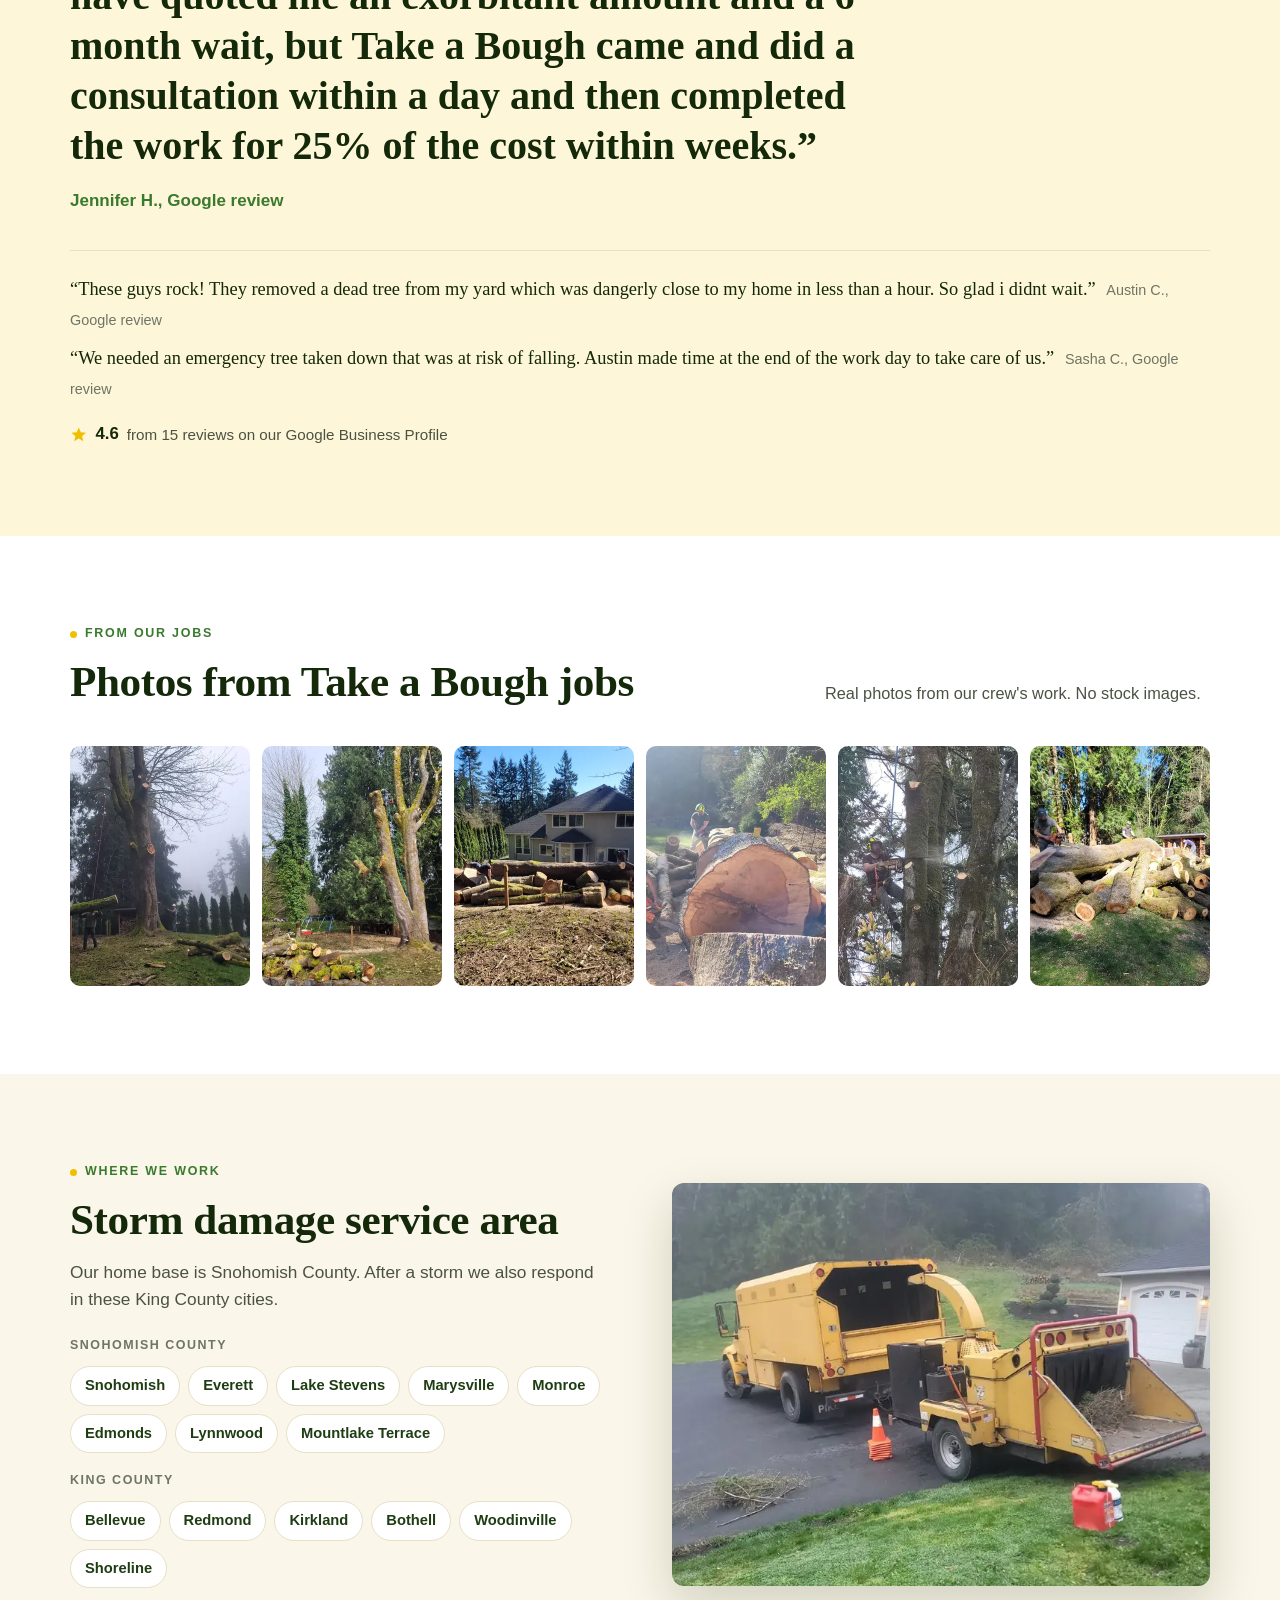
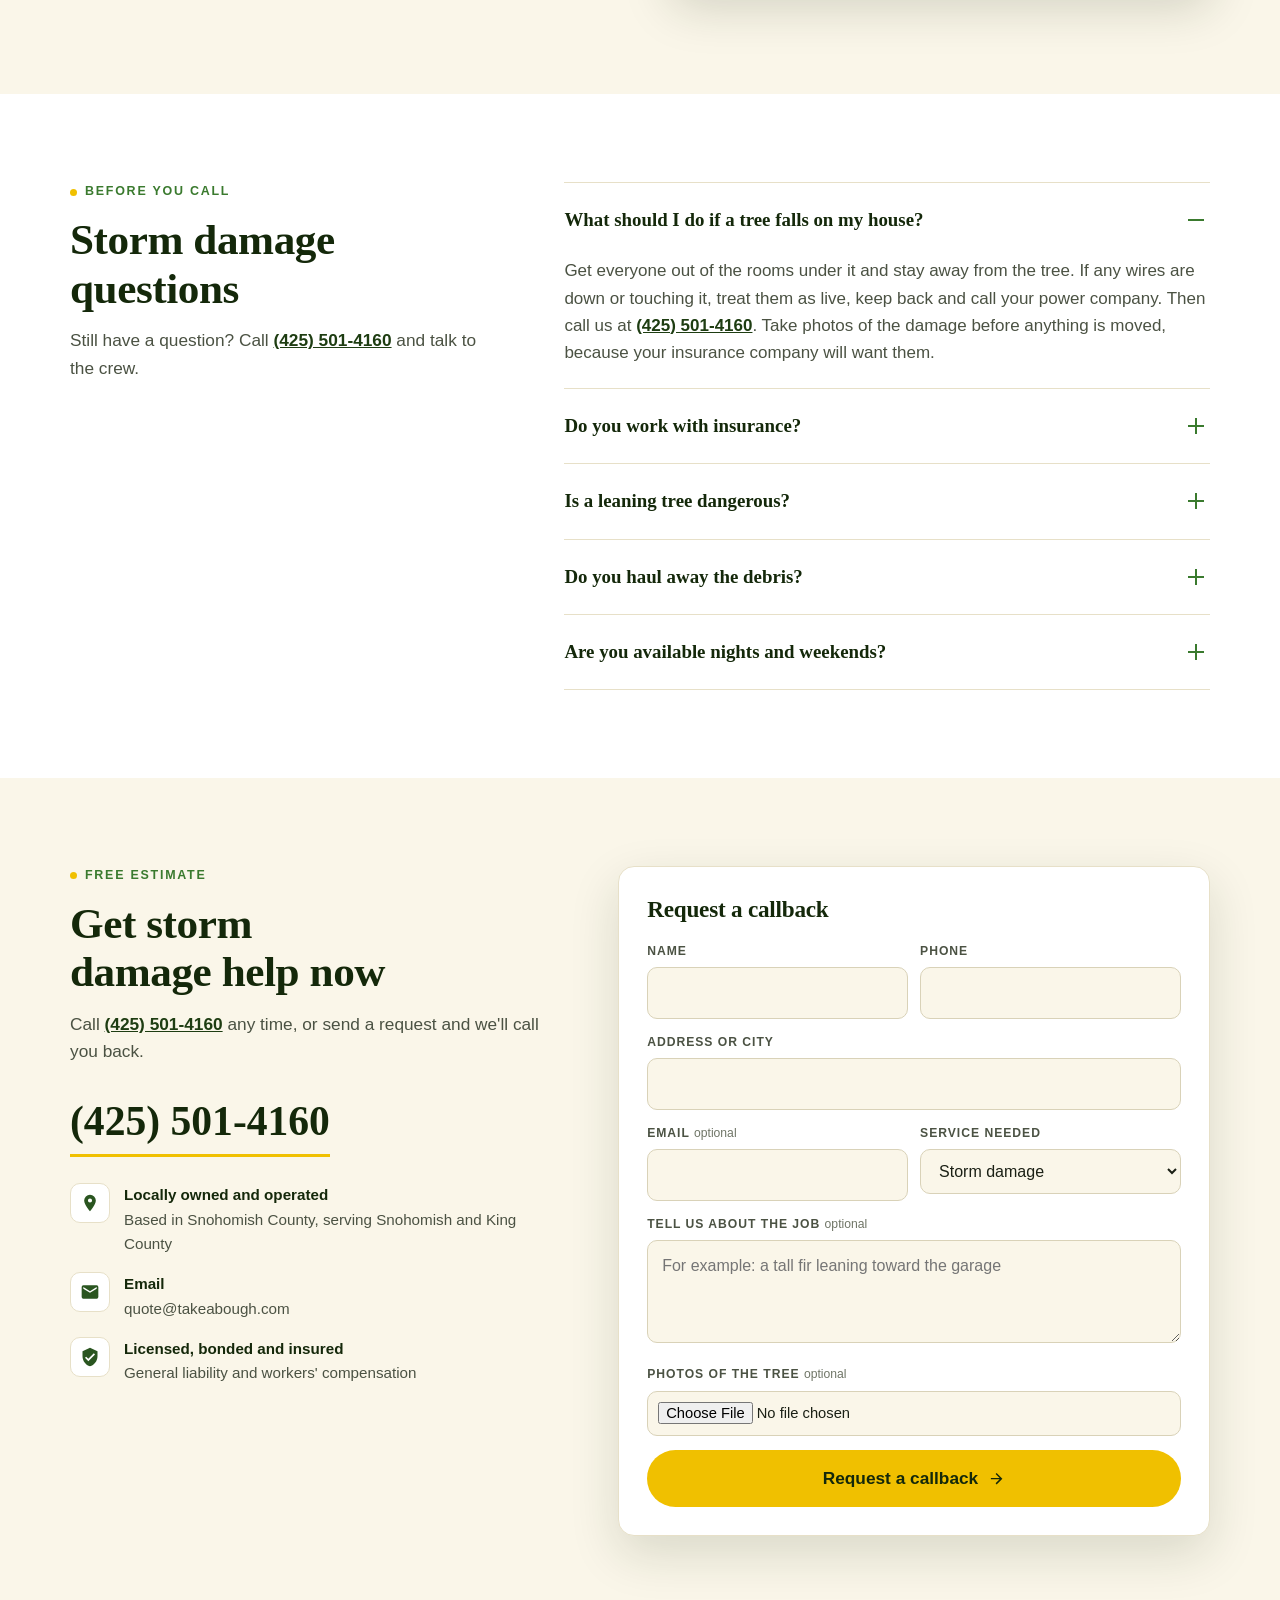
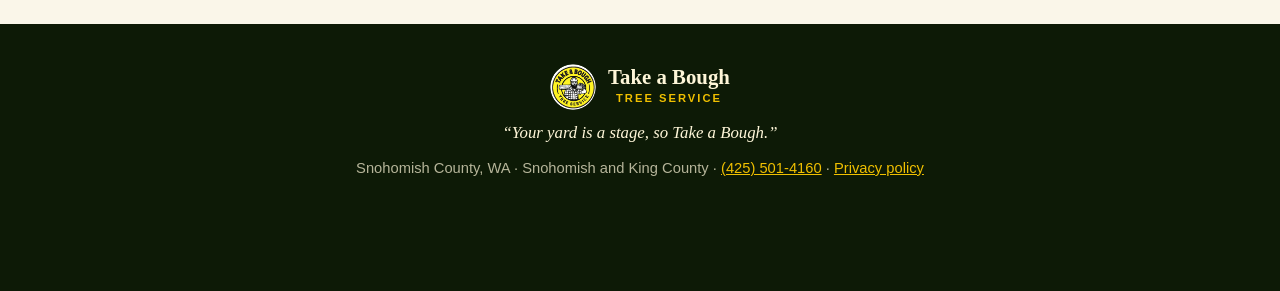
<file: storm-damage/index.html>
<!DOCTYPE html>
<html lang="en">
<head>
<meta charset="UTF-8">
<meta name="viewport" content="width=device-width, initial-scale=1">
<title>24/7 Storm Damage Tree Service, Snohomish County | Take a Bough</title>
<meta name="description" content="24/7 emergency storm damage tree service in Snohomish and King County. Fallen trees and limbs removed safely. We work with insurance. Call now.">
<meta name="robots" content="noindex, follow">
<link rel="icon" type="image/png" sizes="32x32" href="/images/favicon-32.png">
<link rel="apple-touch-icon" href="/images/favicon.png">
<link rel="stylesheet" href="/css/lp.css">
<!-- WhatConverts, profile 180240 (Brock, 2026-11-13) -->
<script>var $wc_load=function(a){return JSON.parse(JSON.stringify(a))},$wc_leads=$wc_leads||{doc:{url:$wc_load(document.URL),ref:$wc_load(document.referrer),search:$wc_load(location.search),hash:$wc_load(location.hash)}};</script>
<script src="//s.ksrndkehqnwntyxlhgto.com/180240.js"></script>
</head>
<body data-lp="storm-damage">
<div class="topbar"><div class="wrap topbar-in">
  <span><a href="tel:+14255014160">(425) 501-4160</a><span class="sep"></span>Free written estimates</span>
  <span class="topbar-r">Storm damage? Call any time, 24/7</span>
</div></div>
<header class="lp-header">
  <div class="wrap lp-header-in">
    <div class="lp-logo"><img src="/images/logo-icon.png" alt="" width="46" height="46"><span><b>Take a Bough</b><small>Tree Service</small></span></div>
    <div class="lp-header-r"><span class="lp-header-note">Call for a free estimate</span><a href="tel:+14255014160" class="lp-header-phone"><svg viewBox="0 0 24 24" aria-hidden="true"><path d="M6.62 10.79a15.05 15.05 0 006.59 6.59l2.2-2.2a1 1 0 011.01-.24 11.72 11.72 0 003.66.59 1 1 0 011 1v3.59a1 1 0 01-1 1A17 17 0 013 3a1 1 0 011-1h3.59a1 1 0 011 1 11.72 11.72 0 00.59 3.66 1 1 0 01-.24 1.01l-2.2 2.2z"/></svg><span>(425) 501-4160</span></a></div>
  </div>
</header>
<main>
<section class="hero">
  <picture><source media="(max-width: 860px)" srcset="/images/lp/storm-hero-sm.webp"><img class="hero-bg" src="/images/lp/storm-hero-lg.webp" alt="Large maple standing in morning fog beside a row of evergreens" fetchpriority="high"></picture>
  <div class="wrap hero-grid">
    <div class="hero-copy">
      <p class="pill">Storm damage in Snohomish and King County</p>
      <h1>24/7 emergency storm damage tree service</h1>
      <p class="sub">Fallen trees, broken limbs and storm debris cleared in Snohomish, Everett, Lake Stevens and King County. Call <a href="tel:+14255014160" class="inline-tel">(425) 501-4160</a> any time.</p>
      <div class="hero-btns"><a href="tel:+14255014160" class="btn btn-gold btn-lg"><svg viewBox="0 0 24 24" aria-hidden="true"><path d="M6.62 10.79a15.05 15.05 0 006.59 6.59l2.2-2.2a1 1 0 011.01-.24 11.72 11.72 0 003.66.59 1 1 0 011 1v3.59a1 1 0 01-1 1A17 17 0 013 3a1 1 0 011-1h3.59a1 1 0 011 1 11.72 11.72 0 00.59 3.66 1 1 0 01-.24 1.01l-2.2 2.2z"/></svg><span>Call (425) 501-4160</span></a><a href="#estimate" class="btn btn-ghost btn-lg">Request a callback<svg viewBox="0 0 24 24" aria-hidden="true"><path d="M12 4l-1.41 1.41L16.17 11H4v2h12.17l-5.58 5.59L12 20l8-8z"/></svg></a></div>
      <p class="rating"><svg viewBox="0 0 24 24" aria-hidden="true"><path d="M12 17.3l6.2 3.7-1.6-7 5.4-4.7-7.1-.6L12 2 9.1 8.7 2 9.3l5.4 4.7-1.6 7z"/></svg><b>4.6</b><span>on Google from 15 reviews</span></p>
    </div>
    <div class="form-card" id="hero-form">
      <h2 class="form-title">Request a callback</h2>
      <p class="form-sub">Free and no obligation. Or call <a href="tel:+14255014160">(425) 501-4160</a>.</p>
      <form class="lp-form" action="https://formsubmit.co/1306a404cc10f94d1f73d44c8e0322cd" method="POST" enctype="multipart/form-data">
      <input type="hidden" name="_subject" value="New storm damage request (ad landing page)">
      <input type="hidden" name="_next" value="https://takeabough.com/thank-you/?s=storm-damage">
      <input type="hidden" name="_captcha" value="false">
      <input type="hidden" name="_template" value="table">
      <input type="hidden" name="Landing page" value="https://takeabough.com/storm-damage/">
      <input type="text" name="_honey" class="hp" tabindex="-1" autocomplete="off">
      <div class="f-row">
        <div><label for="hero-name">Name</label>
        <input id="hero-name" name="name" autocomplete="name" required></div>
        <div><label for="hero-phone">Phone</label>
        <input id="hero-phone" type="tel" name="phone" autocomplete="tel" required></div>
      </div>
      <label for="hero-city">City <span class="opt">optional</span></label>
      <input id="hero-city" name="City" autocomplete="address-level2">
      <label for="hero-service">Service needed</label>
      <select id="hero-service" name="Service needed"><option>Tree removal</option><option selected>Storm damage</option><option>Tree trimming and pruning</option><option>Something else</option></select>
      <button type="submit" class="btn btn-gold btn-block">Request a callback<svg viewBox="0 0 24 24" aria-hidden="true"><path d="M12 4l-1.41 1.41L16.17 11H4v2h12.17l-5.58 5.59L12 20l8-8z"/></svg></button>
    </form>
    </div>
  </div>
  <div class="wrap"><ul class="hero-trust"><li><svg viewBox="0 0 24 24" aria-hidden="true"><path d="M9 16.2l-3.5-3.5L4 14.2l5 5 11-11-1.5-1.5z"/></svg><span>Licensed, bonded and insured</span></li><li><svg viewBox="0 0 24 24" aria-hidden="true"><path d="M9 16.2l-3.5-3.5L4 14.2l5 5 11-11-1.5-1.5z"/></svg><span>Answering 24/7</span></li><li><svg viewBox="0 0 24 24" aria-hidden="true"><path d="M9 16.2l-3.5-3.5L4 14.2l5 5 11-11-1.5-1.5z"/></svg><span>We work with insurance</span></li><li><svg viewBox="0 0 24 24" aria-hidden="true"><path d="M9 16.2l-3.5-3.5L4 14.2l5 5 11-11-1.5-1.5z"/></svg><span>Locally owned and operated</span></li></ul></div>
</section>

<section class="band">
  <div class="wrap split">
    <div>
      <p class="eyebrow"><span class="dot"></span>Storm damage service</p>
      <h2>Fallen tree removal and storm cleanup</h2>
      <p class="intro">After a windstorm, a downed tree is rarely the only problem. Limbs can be hung up overhead and trunks can be under load. Our emergency tree removal crew makes it safe first, then clears it.</p>
      <ul class="ticks"><li><svg viewBox="0 0 24 24" aria-hidden="true"><path d="M9 16.2l-3.5-3.5L4 14.2l5 5 11-11-1.5-1.5z"/></svg><span>Fallen and downed tree removal</span></li><li><svg viewBox="0 0 24 24" aria-hidden="true"><path d="M9 16.2l-3.5-3.5L4 14.2l5 5 11-11-1.5-1.5z"/></svg><span>Trees on your house or leaning toward it</span></li><li><svg viewBox="0 0 24 24" aria-hidden="true"><path d="M9 16.2l-3.5-3.5L4 14.2l5 5 11-11-1.5-1.5z"/></svg><span>Hanging, split and broken limbs</span></li><li><svg viewBox="0 0 24 24" aria-hidden="true"><path d="M9 16.2l-3.5-3.5L4 14.2l5 5 11-11-1.5-1.5z"/></svg><span>Storm debris cleanup and haul-away</span></li><li><svg viewBox="0 0 24 24" aria-hidden="true"><path d="M9 16.2l-3.5-3.5L4 14.2l5 5 11-11-1.5-1.5z"/></svg><span>Help with your insurance claim</span></li></ul>
    </div>
    <div class="media"><img class="media-img" src="/images/lp/storm-detail-lg.webp" srcset="/images/lp/storm-detail-sm.webp 720w, /images/lp/storm-detail-lg.webp 1200w" sizes="(max-width: 860px) 100vw, 50vw" alt="Take a Bough crew cutting a large trunk into rounds" loading="lazy" decoding="async"></div>
  </div>
</section>

<section class="band band-paper">
  <div class="wrap">
    <div class="sec-head">
      <div><p class="eyebrow"><span class="dot"></span>Why Take a Bough</p><h2>Why call Take a Bough after a storm</h2></div>
      <p class="sec-note">What you can expect when you call us after a storm, day or night.</p>
    </div>
    <div class="tiles"><div class="tile"><span class="tile-ic"><svg viewBox="0 0 24 24" aria-hidden="true"><path d="M12 2a10 10 0 100 20 10 10 0 000-20zm1 11h-5v-2h3V6h2v7z"/></svg></span><h3>24/7 rapid response</h3><p>Storms don&#x27;t wait for business hours. Call <a href="tel:+14255014160" class="inline-tel">(425) 501-4160</a> day or night, weekends included, and we&#x27;ll tell you what happens next.</p></div><div class="tile"><span class="tile-ic"><svg viewBox="0 0 24 24" aria-hidden="true"><path d="M14 2H6a2 2 0 00-2 2v16a2 2 0 002 2h12a2 2 0 002-2V8l-6-6zm2 16H8v-2h8v2zm0-4H8v-2h8v2zm-3-5V3.5L18.5 9H13z"/></svg></span><h3>Insurance help</h3><p>We work with insurance companies to streamline the claims process, and we document the damage and the work for your adjuster.</p></div><div class="tile"><span class="tile-ic"><svg viewBox="0 0 24 24" aria-hidden="true"><path d="M10 20v-6h4v6h5v-8h3L12 3 2 12h3v8z"/></svg></span><h3>Safe work near your home</h3><p>When a tree is on or against a structure, we rig it and lower it in controlled pieces instead of pulling it off.</p></div><div class="tile"><span class="tile-ic"><svg viewBox="0 0 24 24" aria-hidden="true"><path d="M6.05 8.05a7 7 0 000 9.9C7.42 19.32 9.21 20 11 20s3.58-.68 4.95-2.05C19.43 14.47 20 4 20 4S9.53 4.57 6.05 8.05zm3.49 9.4C11.06 14.05 13.5 11.3 16 9.5c-3 1.6-5.4 4.3-6.9 7.4l.44.55z"/></svg></span><h3>Full cleanup</h3><p>We clear the logs, limbs and storm debris and haul them away, and the wood and green waste we remove gets recycled.</p></div></div>
  </div>
</section>

<section class="dark">
  <div class="wrap"><div class="facts"><div class="fact"><b>24/7</b><span>Storm damage response</span></div><div class="fact"><b>4.6</b><span>Google rating, 15 reviews</span></div><div class="fact"><b>$0</b><span>For a written estimate</span></div><div class="fact"><b>100%</b><span>Wood and green waste recycled</span></div></div></div>
  <div class="wrap dark-grid">
    <div class="owner-photo"><img class="owner-img" src="/images/lp/owner-lg.webp" srcset="/images/lp/owner-sm.webp 720w, /images/lp/owner-lg.webp 1200w" sizes="(max-width: 860px) 100vw, 50vw" alt="Take a Bough climber standing on a trunk high in a tree" loading="lazy" decoding="async"><p class="photo-tag">Licensed, bonded and insured</p></div>
    <div>
      <p class="eyebrow eyebrow-dark"><span class="dot"></span>Owner-operated tree service</p>
      <h2>How storm damage cleanup works</h2>
      <p class="intro">Take a Bough is owner-operated. Austin DeWalt, the owner, is the crew&#x27;s climber, and his business partner handles the felling. The people who own the company are the ones in your trees.</p>
      <ol class="steps"><li><span class="num">01</span><div><h3>Call us right away</h3><p>Call <a href="tel:+14255014160" class="inline-tel">(425) 501-4160</a> any time, tell us what came down and where, and stay clear of it.</p></div></li><li><span class="num">02</span><div><h3>We make it safe</h3><p>We assess the tree and what it&#x27;s resting on, then give you a written estimate.</p></div></li><li><span class="num">03</span><div><h3>We remove it and clean up</h3><p>The crew takes the tree down in controlled pieces and clears the debris from your yard.</p></div></li></ol>
      <a href="#estimate" class="text-link">Request a callback<svg viewBox="0 0 24 24" aria-hidden="true"><path d="M12 4l-1.41 1.41L16.17 11H4v2h12.17l-5.58 5.59L12 20l8-8z"/></svg></a>
    </div>
  </div>
</section>

<section class="quote-band">
  <div class="wrap">
    <p class="eyebrow"><span class="dot"></span>Storm damage reviews on Google</p>
    <blockquote class="big-quote">&ldquo;After the big storm in 2024 other tree companies have quoted me an exorbitant amount and a 6 month wait, but Take a Bough came and did a consultation within a day and then completed the work for 25% of the cost within weeks.&rdquo;</blockquote>
    <p class="quote-by">Jennifer H., Google review</p>
    <div class="quote-row">
      <div class="small-quotes"><p class="small-quote">&ldquo;These guys rock! They removed a dead tree from my yard which was dangerly close to my home in less than a hour. So glad i didnt wait.&rdquo; <span>Austin C., Google review</span></p><p class="small-quote">&ldquo;We needed an emergency tree taken down that was at risk of falling. Austin made time at the end of the work day to take care of us.&rdquo; <span>Sasha C., Google review</span></p></div>
      <p class="rating rating-light"><svg viewBox="0 0 24 24" aria-hidden="true"><path d="M12 17.3l6.2 3.7-1.6-7 5.4-4.7-7.1-.6L12 2 9.1 8.7 2 9.3l5.4 4.7-1.6 7z"/></svg><b>4.6</b><span>from 15 reviews on our Google Business Profile</span></p>
    </div>
  </div>
</section>

<section class="band">
  <div class="wrap">
    <div class="sec-head">
      <div><p class="eyebrow"><span class="dot"></span>From our jobs</p><h2>Photos from Take a Bough jobs</h2></div>
      <p class="sec-note">Real photos from our crew&#x27;s work. No stock images.</p>
    </div>
    <div class="jobs"><figure class="job"><img class="job-img" src="/images/lp/job1-lg.webp" srcset="/images/lp/job1-sm.webp 720w, /images/lp/job1-lg.webp 1200w" sizes="(max-width: 860px) 100vw, 50vw" alt="A section of trunk lowered by rope in morning fog" loading="lazy" decoding="async"></figure><figure class="job"><img class="job-img" src="/images/lp/job2-lg.webp" srcset="/images/lp/job2-sm.webp 720w, /images/lp/job2-lg.webp 1200w" sizes="(max-width: 860px) 100vw, 50vw" alt="A limb coming down during a sectional removal" loading="lazy" decoding="async"></figure><figure class="job"><img class="job-img" src="/images/lp/job3-lg.webp" srcset="/images/lp/job3-sm.webp 720w, /images/lp/job3-lg.webp 1200w" sizes="(max-width: 860px) 100vw, 50vw" alt="Logs from a large removal stacked behind a home" loading="lazy" decoding="async"></figure><figure class="job"><img class="job-img" src="/images/lp/job4-lg.webp" srcset="/images/lp/job4-sm.webp 720w, /images/lp/job4-lg.webp 1200w" sizes="(max-width: 860px) 100vw, 50vw" alt="Crew cutting a large trunk into rounds" loading="lazy" decoding="async"></figure><figure class="job"><img class="job-img" src="/images/lp/job5-lg.webp" srcset="/images/lp/job5-sm.webp 720w, /images/lp/job5-lg.webp 1200w" sizes="(max-width: 860px) 100vw, 50vw" alt="Climber working high on a tall trunk" loading="lazy" decoding="async"></figure><figure class="job"><img class="job-img" src="/images/lp/job6-lg.webp" srcset="/images/lp/job6-sm.webp 720w, /images/lp/job6-lg.webp 1200w" sizes="(max-width: 860px) 100vw, 50vw" alt="Crew bucking logs into rounds for haul-away" loading="lazy" decoding="async"></figure></div>
  </div>
</section>

<section class="band band-paper">
  <div class="wrap split">
    <div>
      <p class="eyebrow"><span class="dot"></span>Where we work</p>
      <h2>Storm damage service area</h2>
      <p class="intro">Our home base is Snohomish County. After a storm we also respond in these King County cities.</p>
      <p class="county">Snohomish County</p>
      <ul class="chips"><li>Snohomish</li><li>Everett</li><li>Lake Stevens</li><li>Marysville</li><li>Monroe</li><li>Edmonds</li><li>Lynnwood</li><li>Mountlake Terrace</li></ul>
      <p class="county">King County</p>
      <ul class="chips"><li>Bellevue</li><li>Redmond</li><li>Kirkland</li><li>Bothell</li><li>Woodinville</li><li>Shoreline</li></ul>
    </div>
    <div class="media"><img class="media-img" src="/images/lp/area-lg.webp" srcset="/images/lp/area-sm.webp 720w, /images/lp/area-lg.webp 1200w" sizes="(max-width: 860px) 100vw, 50vw" alt="Take a Bough chipper truck parked on a driveway" loading="lazy" decoding="async"></div>
  </div>
</section>

<section class="band">
  <div class="wrap faq-grid">
    <div>
      <p class="eyebrow"><span class="dot"></span>Before you call</p>
      <h2>Storm damage questions</h2>
      <p class="intro">Still have a question? Call <a href="tel:+14255014160" class="inline-tel">(425) 501-4160</a> and talk to the crew.</p>
    </div>
    <div class="faq"><details open><summary>What should I do if a tree falls on my house?<span class="pm"></span></summary><p>Get everyone out of the rooms under it and stay away from the tree. If any wires are down or touching it, treat them as live, keep back and call your power company. Then call us at <a href="tel:+14255014160" class="inline-tel">(425) 501-4160</a>. Take photos of the damage before anything is moved, because your insurance company will want them.</p></details><details><summary>Do you work with insurance?<span class="pm"></span></summary><p>Yes. We work with insurance companies to streamline the claims process. We photograph the damage, write up the work, and give you a written estimate your adjuster can review. Call your agent early too, because coverage for tree removal depends on your policy and on what the tree hit.</p></details><details><summary>Is a leaning tree dangerous?<span class="pm"></span></summary><p>It depends on when it started leaning. A tree that has leaned the same way for years has usually grown to balance it. A tree that started leaning after a storm, or has soil lifting or cracking on one side of the base, can fail with little warning. Keep people and cars clear of it and have it looked at quickly.</p></details><details><summary>Do you haul away the debris?<span class="pm"></span></summary><p>Yes. Cleanup is part of the job. We cut up the trunk and limbs, haul the logs and brush off your property, and clean up the yard. The wood and green waste we remove is recycled rather than sent to a landfill.</p></details><details><summary>Are you available nights and weekends?<span class="pm"></span></summary><p>Yes. Storm damage doesn&#x27;t keep business hours, so we answer the phone 24/7, including nights, weekends and holidays. Call <a href="tel:+14255014160" class="inline-tel">(425) 501-4160</a> and tell us what came down and where. If it&#x27;s safe to wait for daylight, we&#x27;ll tell you. If it isn&#x27;t, we&#x27;ll talk through the next steps right away.</p></details></div>
  </div>
</section>

<section class="band band-paper final" id="estimate">
  <div class="wrap final-grid">
    <div>
      <p class="eyebrow"><span class="dot"></span>Free estimate</p>
      <h2>Get storm damage help now</h2>
      <p class="intro">Call <a href="tel:+14255014160" class="inline-tel">(425) 501-4160</a> any time, or send a request and we&#x27;ll call you back.</p>
      <a href="tel:+14255014160" class="big-phone">(425) 501-4160</a>
      <ul class="contact">
        <li><span class="c-ic"><svg viewBox="0 0 24 24" aria-hidden="true"><path d="M12 2a7 7 0 00-7 7c0 5.25 7 13 7 13s7-7.75 7-13a7 7 0 00-7-7zm0 9.5A2.5 2.5 0 1112 6.5a2.5 2.5 0 010 5z"/></svg></span><span><b>Locally owned and operated</b>Based in Snohomish County, serving Snohomish and King County</span></li>
        <li><span class="c-ic"><svg viewBox="0 0 24 24" aria-hidden="true"><path d="M20 4H4a2 2 0 00-2 2v12a2 2 0 002 2h16a2 2 0 002-2V6a2 2 0 00-2-2zm0 4l-8 5-8-5V6l8 5 8-5v2z"/></svg></span><span><b>Email</b>quote@takeabough.com</span></li>
        <li><span class="c-ic"><svg viewBox="0 0 24 24" aria-hidden="true"><path d="M12 1L3 5v6c0 5.55 3.84 10.74 9 12 5.16-1.26 9-6.45 9-12V5l-9-4zm-2 16l-4-4 1.41-1.41L10 14.17l6.59-6.59L18 9l-8 8z"/></svg></span><span><b>Licensed, bonded and insured</b>General liability and workers' compensation</span></li>
      </ul>
    </div>
    <div class="form-card form-card-lg">
      <h3 class="form-title">Request a callback</h3>
      <form class="lp-form" action="https://formsubmit.co/1306a404cc10f94d1f73d44c8e0322cd" method="POST" enctype="multipart/form-data">
      <input type="hidden" name="_subject" value="New storm damage request (ad landing page)">
      <input type="hidden" name="_next" value="https://takeabough.com/thank-you/?s=storm-damage">
      <input type="hidden" name="_captcha" value="false">
      <input type="hidden" name="_template" value="table">
      <input type="hidden" name="Landing page" value="https://takeabough.com/storm-damage/">
      <input type="text" name="_honey" class="hp" tabindex="-1" autocomplete="off">
      <div class="f-row">
        <div><label for="full-name">Name</label>
        <input id="full-name" name="name" autocomplete="name" required></div>
        <div><label for="full-phone">Phone</label>
        <input id="full-phone" type="tel" name="phone" autocomplete="tel" required></div>
      </div>
      <label for="full-city">Address or city</label>
      <input id="full-city" name="Address or city" autocomplete="street-address" required>
      <div class="f-row">
        <div><label for="full-email">Email <span class="opt">optional</span></label>
        <input id="full-email" type="email" name="email" autocomplete="email"></div>
        <div><label for="full-service">Service needed</label>
        <select id="full-service" name="Service needed"><option>Tree removal</option><option selected>Storm damage</option><option>Tree trimming and pruning</option><option>Something else</option></select></div>
      </div>
      <label for="full-desc">Tell us about the job <span class="opt">optional</span></label>
      <textarea id="full-desc" name="Job details" rows="3" placeholder="For example: a tall fir leaning toward the garage"></textarea>
      <label for="full-photo">Photos of the tree <span class="opt">optional</span></label>
      <input id="full-photo" type="file" name="attachment" accept="image/*">
      <button type="submit" class="btn btn-gold btn-block">Request a callback<svg viewBox="0 0 24 24" aria-hidden="true"><path d="M12 4l-1.41 1.41L16.17 11H4v2h12.17l-5.58 5.59L12 20l8-8z"/></svg></button>
    </form>
    </div>
  </div>
</section>
</main>
<footer class="lp-footer">
  <div class="wrap lp-footer-in">
    <div class="lp-logo lp-logo-foot"><img src="/images/logo-icon.png" alt="" width="40" height="40" loading="lazy"><span><b>Take a Bough</b><small>Tree Service</small></span></div>
    <p class="tagline">&ldquo;Your yard is a stage, so Take a Bough.&rdquo;</p>
    <p class="foot-meta">Snohomish County, WA &middot; Snohomish and King County &middot; <a href="tel:+14255014160">(425) 501-4160</a> &middot; <a href="/privacy/">Privacy policy</a></p>
  </div>
</footer>
<div class="sticky-bar"><a href="tel:+14255014160" class="btn btn-gold"><svg viewBox="0 0 24 24" aria-hidden="true"><path d="M6.62 10.79a15.05 15.05 0 006.59 6.59l2.2-2.2a1 1 0 011.01-.24 11.72 11.72 0 003.66.59 1 1 0 011 1v3.59a1 1 0 01-1 1A17 17 0 013 3a1 1 0 011-1h3.59a1 1 0 011 1 11.72 11.72 0 00.59 3.66 1 1 0 01-.24 1.01l-2.2 2.2z"/></svg><span>Call (425) 501-4160</span></a><a href="#estimate" class="btn btn-light">Callback</a></div>
<script src="/js/lp.js" defer></script>
</body>
</html>
</file>
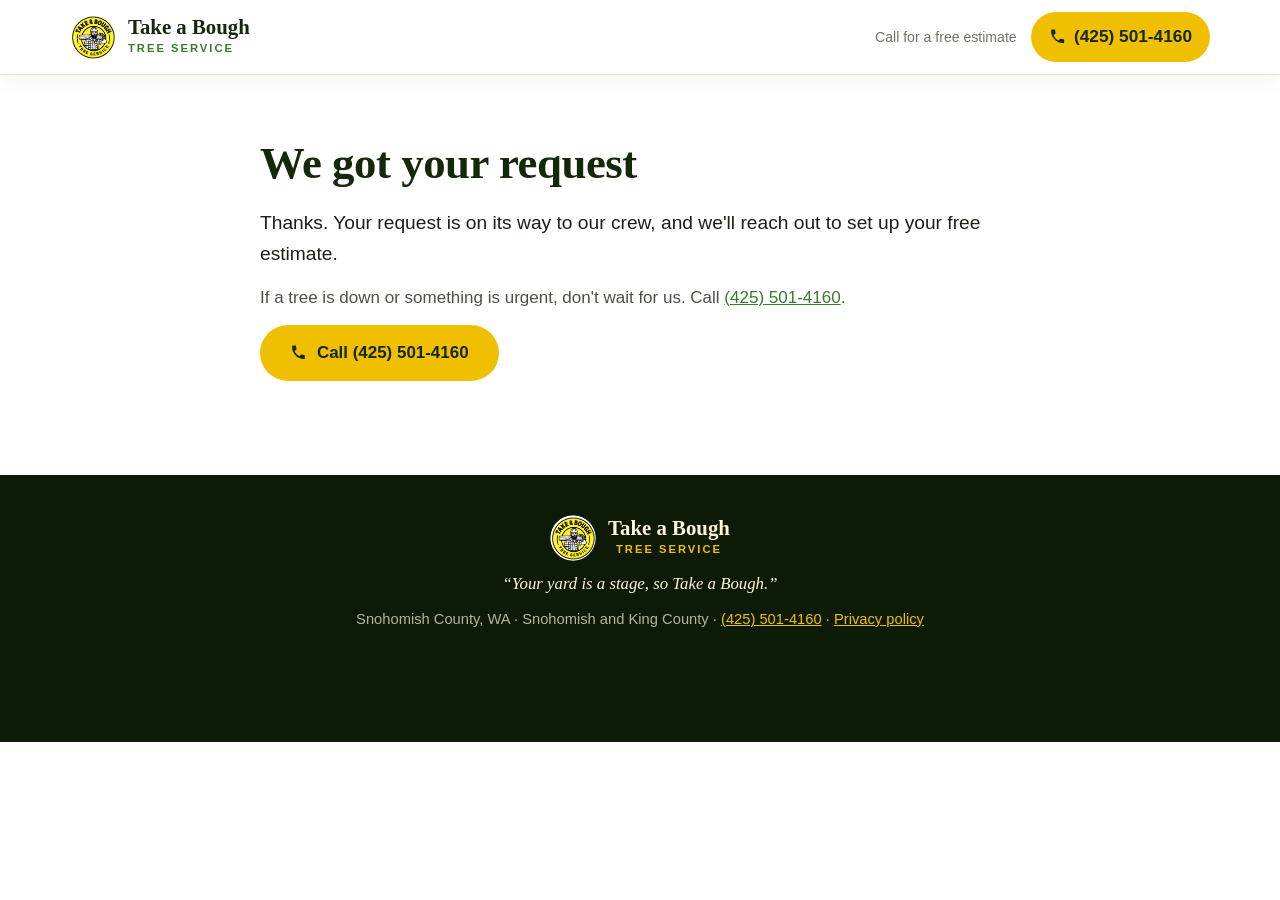
<file: thank-you/index.html>
<!DOCTYPE html>
<html lang="en">
<head>
<meta charset="UTF-8">
<meta name="viewport" content="width=device-width, initial-scale=1">
<title>Thanks for your request | Take a Bough</title>
<meta name="description" content="Your estimate request is on its way to Take a Bough Tree Service.">
<meta name="robots" content="noindex, follow">
<link rel="icon" type="image/png" sizes="32x32" href="/images/favicon-32.png">
<link rel="apple-touch-icon" href="/images/favicon.png">
<link rel="stylesheet" href="/css/lp.css">
<!-- WhatConverts, profile 180240 (Brock, 2026-11-13) -->
<script>var $wc_load=function(a){return JSON.parse(JSON.stringify(a))},$wc_leads=$wc_leads||{doc:{url:$wc_load(document.URL),ref:$wc_load(document.referrer),search:$wc_load(location.search),hash:$wc_load(location.hash)}};</script>
<script src="//s.ksrndkehqnwntyxlhgto.com/180240.js"></script>
</head>
<body data-lp="thank-you">
<header class="lp-header">
  <div class="wrap lp-header-in">
    <div class="lp-logo"><img src="/images/logo-icon.png" alt="" width="46" height="46"><span><b>Take a Bough</b><small>Tree Service</small></span></div>
    <div class="lp-header-r"><span class="lp-header-note">Call for a free estimate</span><a href="tel:+14255014160" class="lp-header-phone"><svg viewBox="0 0 24 24" aria-hidden="true"><path d="M6.62 10.79a15.05 15.05 0 006.59 6.59l2.2-2.2a1 1 0 011.01-.24 11.72 11.72 0 003.66.59 1 1 0 011 1v3.59a1 1 0 01-1 1A17 17 0 013 3a1 1 0 011-1h3.59a1 1 0 011 1 11.72 11.72 0 00.59 3.66 1 1 0 01-.24 1.01l-2.2 2.2z"/></svg><span>(425) 501-4160</span></a></div>
  </div>
</header>
<main class="simple"><div class="wrap narrow">
<h1>We got your request</h1>
<p class="lead">Thanks. Your request is on its way to our crew, and we'll reach out to set up your free estimate.</p>
<p>If a tree is down or something is urgent, don't wait for us. Call <a href="tel:+14255014160">(425) 501-4160</a>.</p>
<p><a href="tel:+14255014160" class="btn btn-gold btn-lg"><svg viewBox="0 0 24 24" aria-hidden="true"><path d="M6.62 10.79a15.05 15.05 0 006.59 6.59l2.2-2.2a1 1 0 011.01-.24 11.72 11.72 0 003.66.59 1 1 0 011 1v3.59a1 1 0 01-1 1A17 17 0 013 3a1 1 0 011-1h3.59a1 1 0 011 1 11.72 11.72 0 00.59 3.66 1 1 0 01-.24 1.01l-2.2 2.2z"/></svg><span>Call (425) 501-4160</span></a></p>
</div></main>
<footer class="lp-footer">
  <div class="wrap lp-footer-in">
    <div class="lp-logo lp-logo-foot"><img src="/images/logo-icon.png" alt="" width="40" height="40" loading="lazy"><span><b>Take a Bough</b><small>Tree Service</small></span></div>
    <p class="tagline">&ldquo;Your yard is a stage, so Take a Bough.&rdquo;</p>
    <p class="foot-meta">Snohomish County, WA &middot; Snohomish and King County &middot; <a href="tel:+14255014160">(425) 501-4160</a> &middot; <a href="/privacy/">Privacy policy</a></p>
  </div>
</footer>
<script src="/js/lp.js" defer></script>
</body>
</html>
</file>
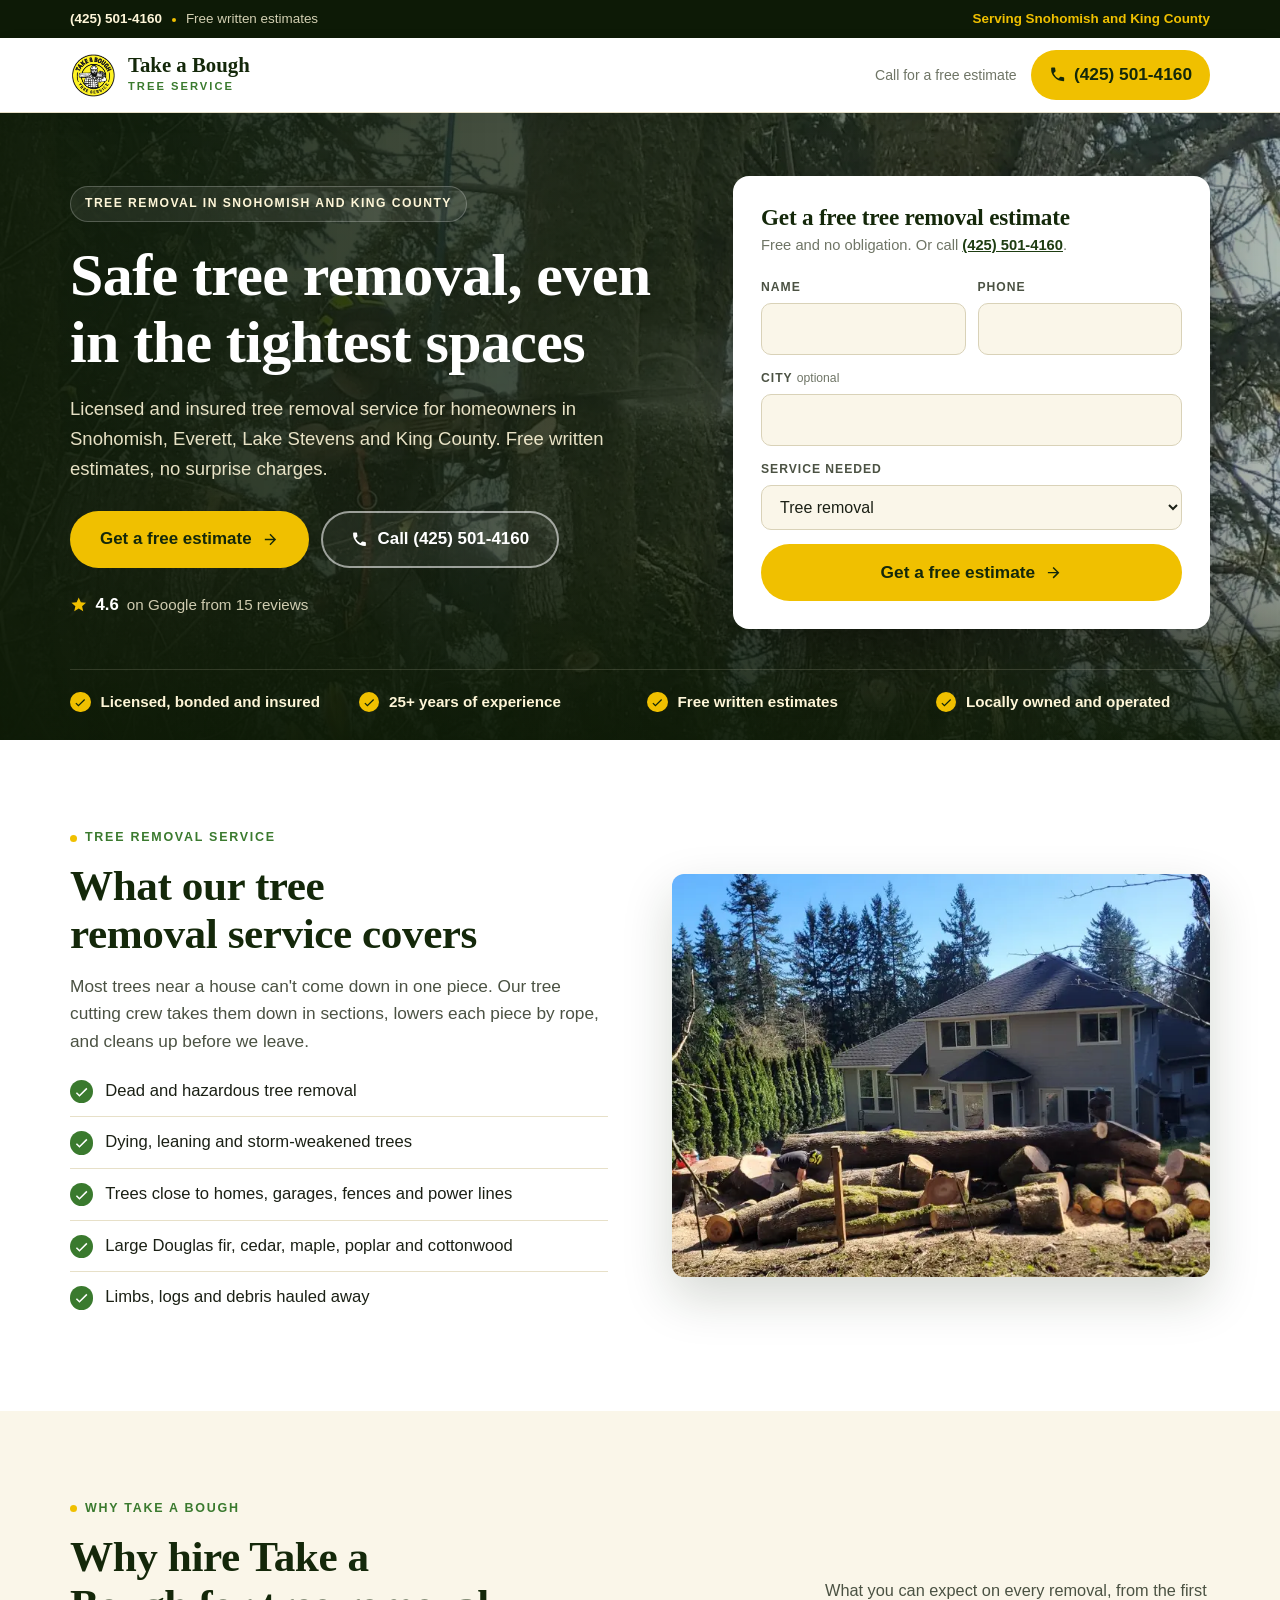
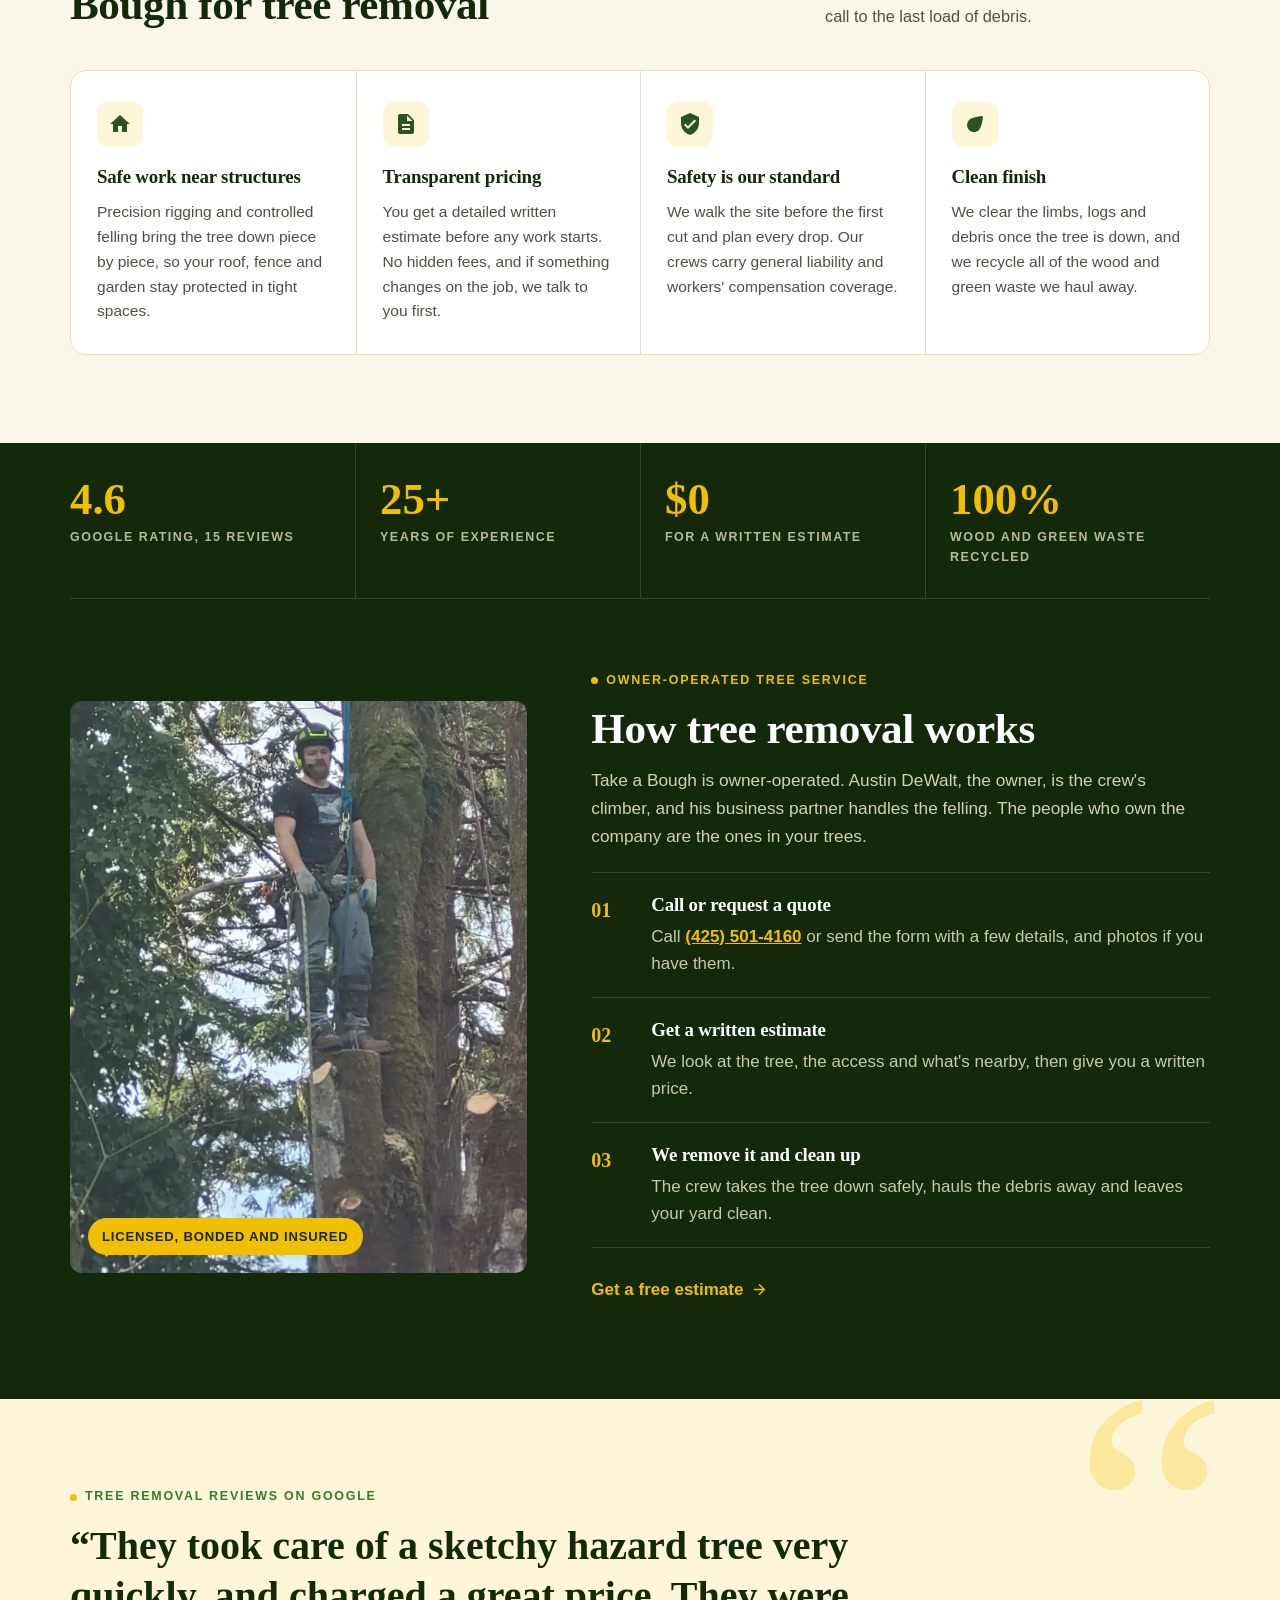
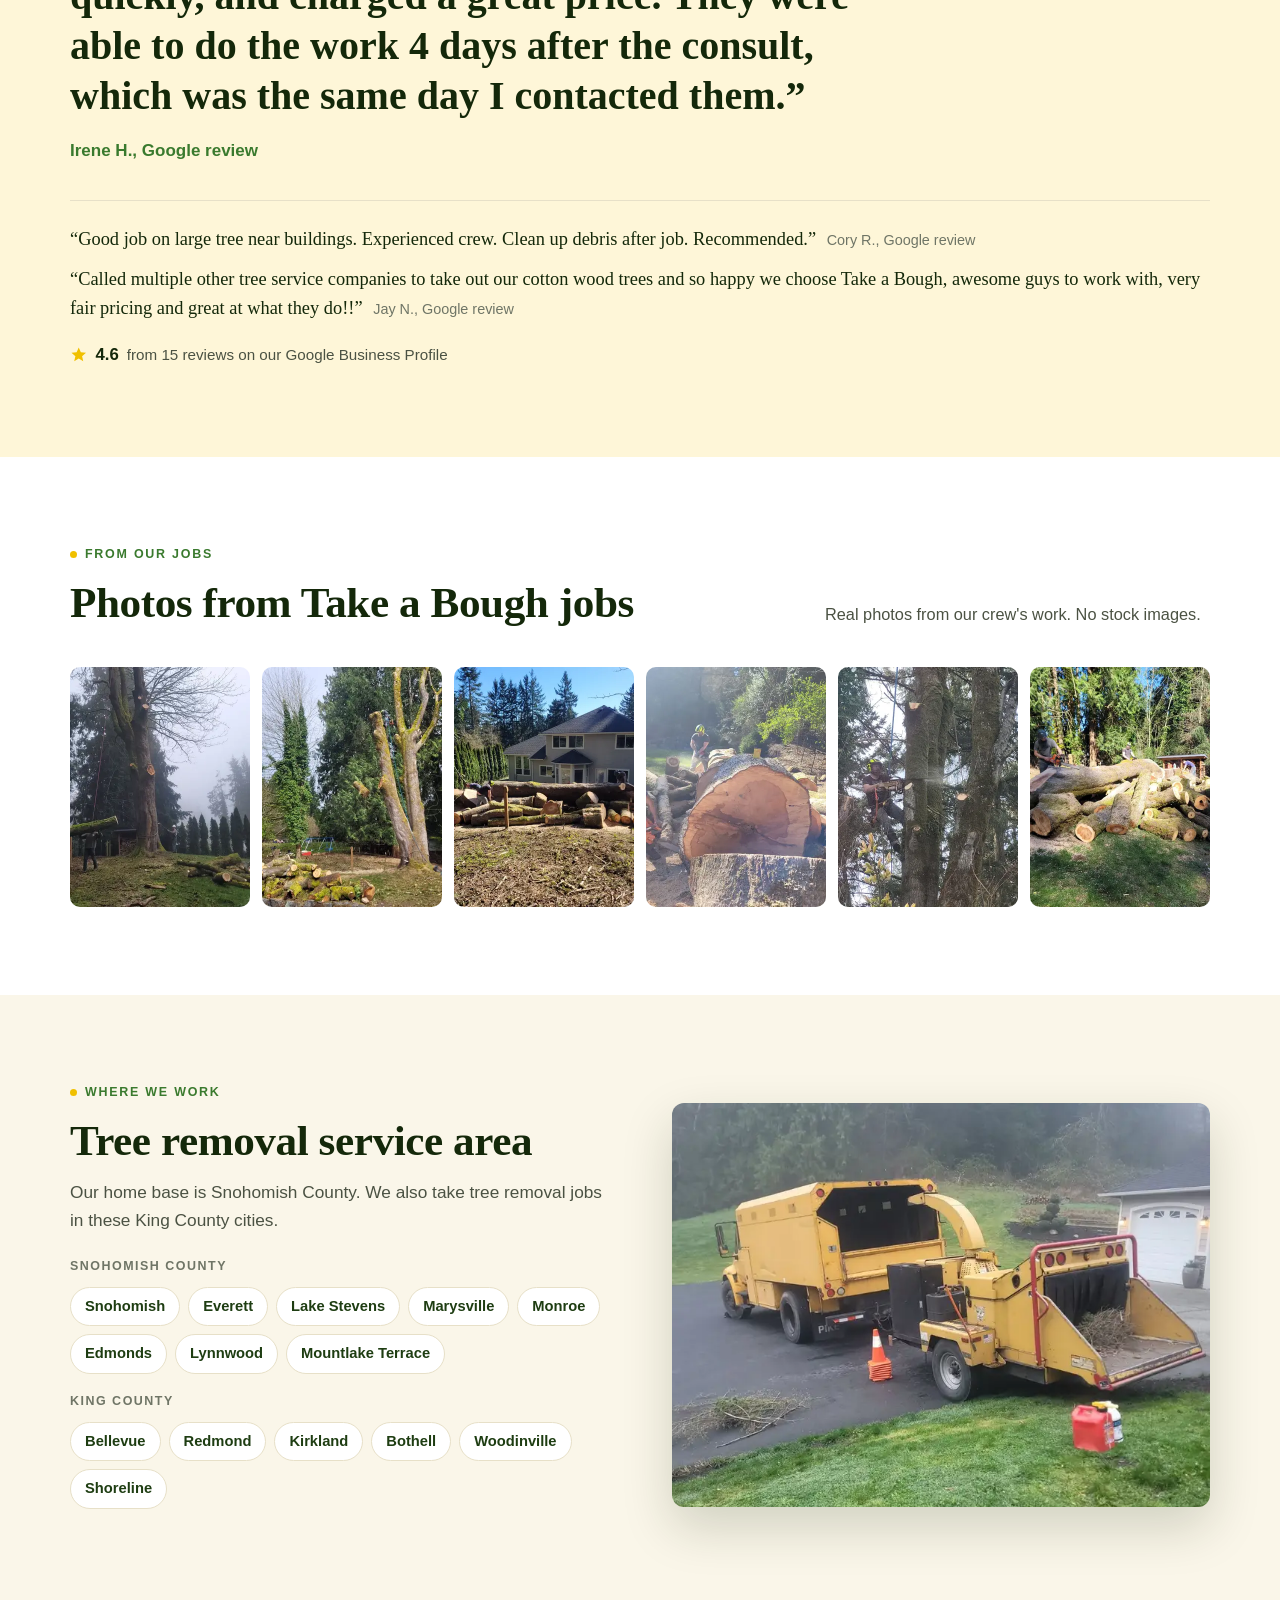
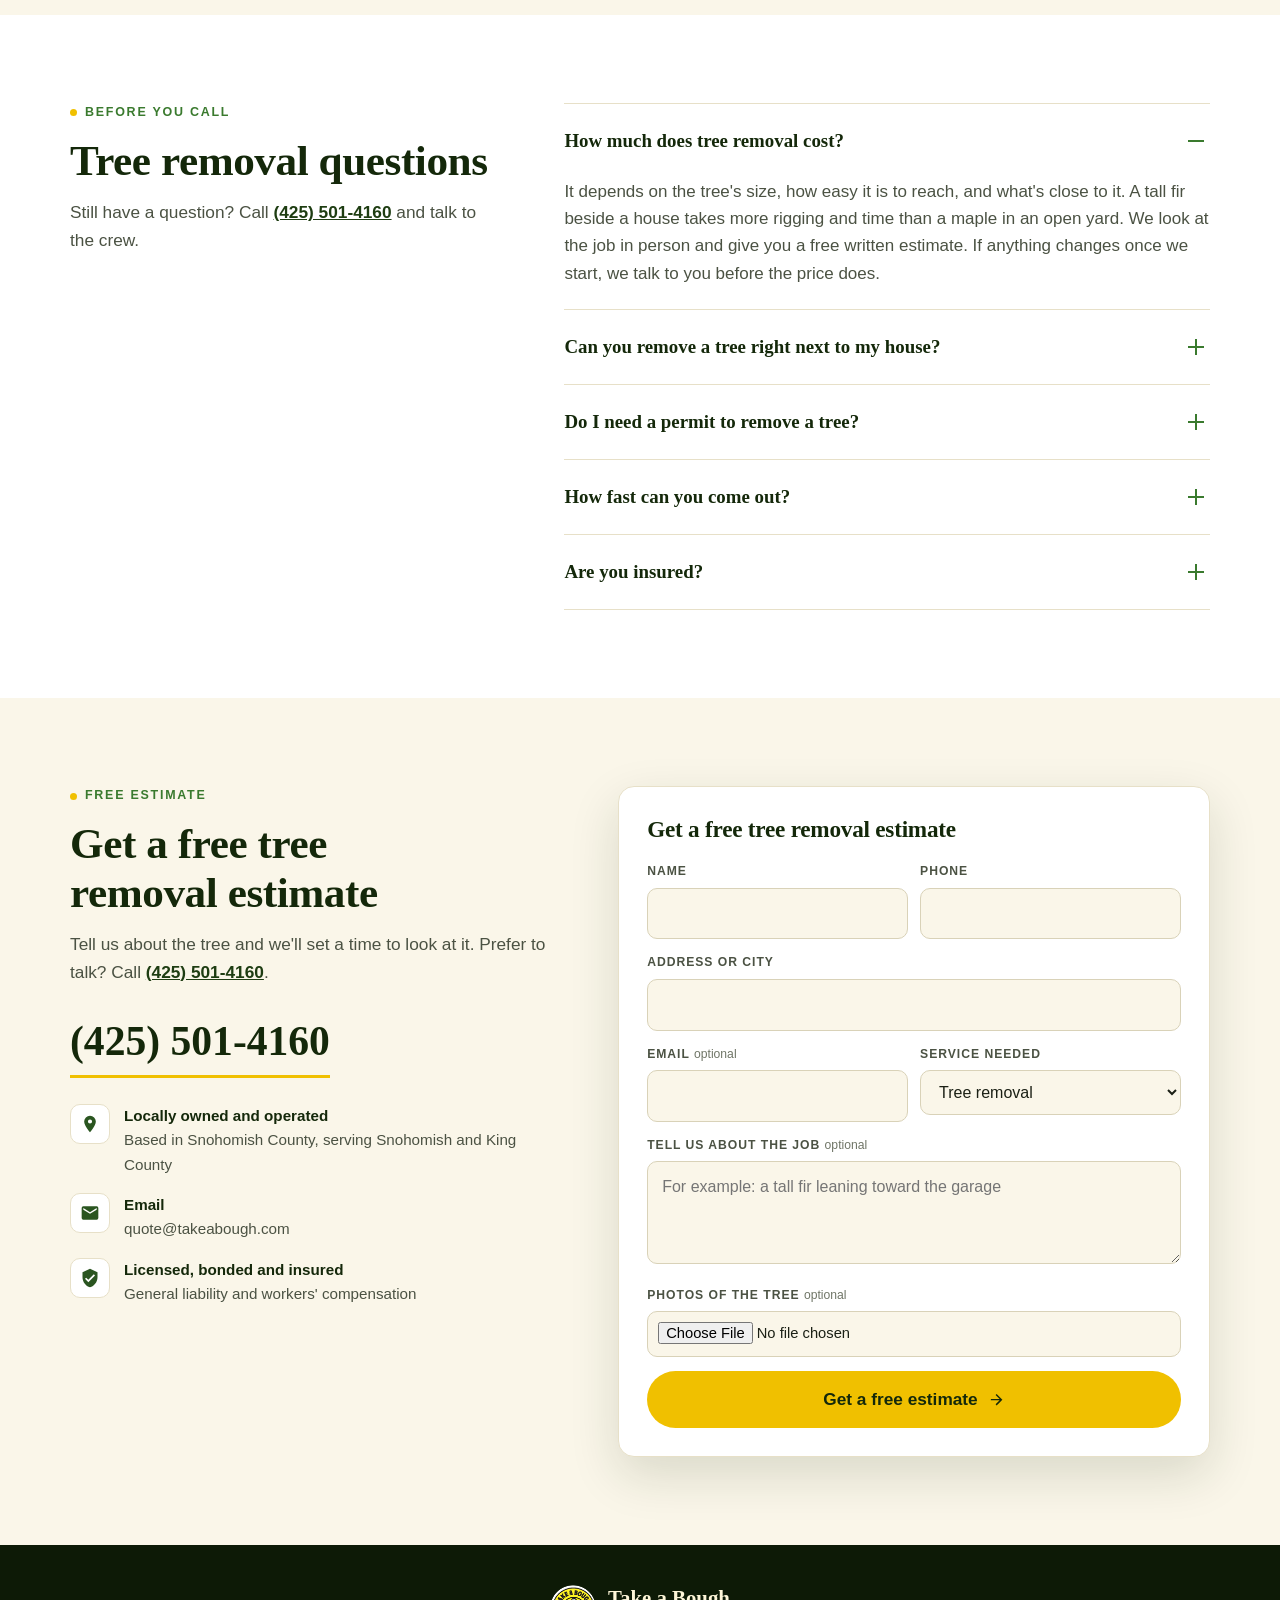
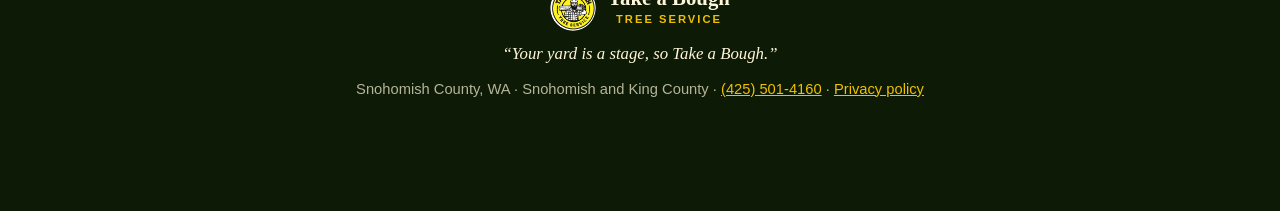
<file: tree-removal/index.html>
<!DOCTYPE html>
<html lang="en">
<head>
<meta charset="UTF-8">
<meta name="viewport" content="width=device-width, initial-scale=1">
<title>Tree Removal Service, Snohomish &amp; King County | Take a Bough</title>
<meta name="description" content="Safe, insured tree removal in Snohomish and King County. Free written estimates, no surprise charges, full cleanup. Call (425) 501-4160.">
<meta name="robots" content="noindex, follow">
<link rel="icon" type="image/png" sizes="32x32" href="/images/favicon-32.png">
<link rel="apple-touch-icon" href="/images/favicon.png">
<link rel="stylesheet" href="/css/lp.css">
<!-- WhatConverts, profile 180240 (Brock, 2026-11-13) -->
<script>var $wc_load=function(a){return JSON.parse(JSON.stringify(a))},$wc_leads=$wc_leads||{doc:{url:$wc_load(document.URL),ref:$wc_load(document.referrer),search:$wc_load(location.search),hash:$wc_load(location.hash)}};</script>
<script src="//s.ksrndkehqnwntyxlhgto.com/180240.js"></script>
</head>
<body data-lp="tree-removal">
<div class="topbar"><div class="wrap topbar-in">
  <span><a href="tel:+14255014160">(425) 501-4160</a><span class="sep"></span>Free written estimates</span>
  <span class="topbar-r">Serving Snohomish and King County</span>
</div></div>
<header class="lp-header">
  <div class="wrap lp-header-in">
    <div class="lp-logo"><img src="/images/logo-icon.png" alt="" width="46" height="46"><span><b>Take a Bough</b><small>Tree Service</small></span></div>
    <div class="lp-header-r"><span class="lp-header-note">Call for a free estimate</span><a href="tel:+14255014160" class="lp-header-phone"><svg viewBox="0 0 24 24" aria-hidden="true"><path d="M6.62 10.79a15.05 15.05 0 006.59 6.59l2.2-2.2a1 1 0 011.01-.24 11.72 11.72 0 003.66.59 1 1 0 011 1v3.59a1 1 0 01-1 1A17 17 0 013 3a1 1 0 011-1h3.59a1 1 0 011 1 11.72 11.72 0 00.59 3.66 1 1 0 01-.24 1.01l-2.2 2.2z"/></svg><span>(425) 501-4160</span></a></div>
  </div>
</header>
<main>
<section class="hero">
  <picture><source media="(max-width: 860px)" srcset="/images/lp/removal-hero-sm.webp"><img class="hero-bg" src="/images/lp/removal-hero-lg.webp" alt="Take a Bough climber taking down a tall tree in sections" fetchpriority="high"></picture>
  <div class="wrap hero-grid">
    <div class="hero-copy">
      <p class="pill">Tree removal in Snohomish and King County</p>
      <h1>Safe tree removal, even in the tightest spaces</h1>
      <p class="sub">Licensed and insured tree removal service for homeowners in Snohomish, Everett, Lake Stevens and King County. Free written estimates, no surprise charges.</p>
      <div class="hero-btns"><a href="#estimate" class="btn btn-gold btn-lg">Get a free estimate<svg viewBox="0 0 24 24" aria-hidden="true"><path d="M12 4l-1.41 1.41L16.17 11H4v2h12.17l-5.58 5.59L12 20l8-8z"/></svg></a><a href="tel:+14255014160" class="btn btn-ghost btn-lg"><svg viewBox="0 0 24 24" aria-hidden="true"><path d="M6.62 10.79a15.05 15.05 0 006.59 6.59l2.2-2.2a1 1 0 011.01-.24 11.72 11.72 0 003.66.59 1 1 0 011 1v3.59a1 1 0 01-1 1A17 17 0 013 3a1 1 0 011-1h3.59a1 1 0 011 1 11.72 11.72 0 00.59 3.66 1 1 0 01-.24 1.01l-2.2 2.2z"/></svg><span>Call (425) 501-4160</span></a></div>
      <p class="rating"><svg viewBox="0 0 24 24" aria-hidden="true"><path d="M12 17.3l6.2 3.7-1.6-7 5.4-4.7-7.1-.6L12 2 9.1 8.7 2 9.3l5.4 4.7-1.6 7z"/></svg><b>4.6</b><span>on Google from 15 reviews</span></p>
    </div>
    <div class="form-card" id="hero-form">
      <h2 class="form-title">Get a free tree removal estimate</h2>
      <p class="form-sub">Free and no obligation. Or call <a href="tel:+14255014160">(425) 501-4160</a>.</p>
      <form class="lp-form" action="https://formsubmit.co/1306a404cc10f94d1f73d44c8e0322cd" method="POST" enctype="multipart/form-data">
      <input type="hidden" name="_subject" value="New tree removal request (ad landing page)">
      <input type="hidden" name="_next" value="https://takeabough.com/thank-you/?s=tree-removal">
      <input type="hidden" name="_captcha" value="false">
      <input type="hidden" name="_template" value="table">
      <input type="hidden" name="Landing page" value="https://takeabough.com/tree-removal/">
      <input type="text" name="_honey" class="hp" tabindex="-1" autocomplete="off">
      <div class="f-row">
        <div><label for="hero-name">Name</label>
        <input id="hero-name" name="name" autocomplete="name" required></div>
        <div><label for="hero-phone">Phone</label>
        <input id="hero-phone" type="tel" name="phone" autocomplete="tel" required></div>
      </div>
      <label for="hero-city">City <span class="opt">optional</span></label>
      <input id="hero-city" name="City" autocomplete="address-level2">
      <label for="hero-service">Service needed</label>
      <select id="hero-service" name="Service needed"><option selected>Tree removal</option><option>Storm damage</option><option>Tree trimming and pruning</option><option>Something else</option></select>
      <button type="submit" class="btn btn-gold btn-block">Get a free estimate<svg viewBox="0 0 24 24" aria-hidden="true"><path d="M12 4l-1.41 1.41L16.17 11H4v2h12.17l-5.58 5.59L12 20l8-8z"/></svg></button>
    </form>
    </div>
  </div>
  <div class="wrap"><ul class="hero-trust"><li><svg viewBox="0 0 24 24" aria-hidden="true"><path d="M9 16.2l-3.5-3.5L4 14.2l5 5 11-11-1.5-1.5z"/></svg><span>Licensed, bonded and insured</span></li><li><svg viewBox="0 0 24 24" aria-hidden="true"><path d="M9 16.2l-3.5-3.5L4 14.2l5 5 11-11-1.5-1.5z"/></svg><span>25+ years of experience</span></li><li><svg viewBox="0 0 24 24" aria-hidden="true"><path d="M9 16.2l-3.5-3.5L4 14.2l5 5 11-11-1.5-1.5z"/></svg><span>Free written estimates</span></li><li><svg viewBox="0 0 24 24" aria-hidden="true"><path d="M9 16.2l-3.5-3.5L4 14.2l5 5 11-11-1.5-1.5z"/></svg><span>Locally owned and operated</span></li></ul></div>
</section>

<section class="band">
  <div class="wrap split">
    <div>
      <p class="eyebrow"><span class="dot"></span>Tree removal service</p>
      <h2>What our tree removal service covers</h2>
      <p class="intro">Most trees near a house can&#x27;t come down in one piece. Our tree cutting crew takes them down in sections, lowers each piece by rope, and cleans up before we leave.</p>
      <ul class="ticks"><li><svg viewBox="0 0 24 24" aria-hidden="true"><path d="M9 16.2l-3.5-3.5L4 14.2l5 5 11-11-1.5-1.5z"/></svg><span>Dead and hazardous tree removal</span></li><li><svg viewBox="0 0 24 24" aria-hidden="true"><path d="M9 16.2l-3.5-3.5L4 14.2l5 5 11-11-1.5-1.5z"/></svg><span>Dying, leaning and storm-weakened trees</span></li><li><svg viewBox="0 0 24 24" aria-hidden="true"><path d="M9 16.2l-3.5-3.5L4 14.2l5 5 11-11-1.5-1.5z"/></svg><span>Trees close to homes, garages, fences and power lines</span></li><li><svg viewBox="0 0 24 24" aria-hidden="true"><path d="M9 16.2l-3.5-3.5L4 14.2l5 5 11-11-1.5-1.5z"/></svg><span>Large Douglas fir, cedar, maple, poplar and cottonwood</span></li><li><svg viewBox="0 0 24 24" aria-hidden="true"><path d="M9 16.2l-3.5-3.5L4 14.2l5 5 11-11-1.5-1.5z"/></svg><span>Limbs, logs and debris hauled away</span></li></ul>
    </div>
    <div class="media"><img class="media-img" src="/images/lp/removal-detail-lg.webp" srcset="/images/lp/removal-detail-sm.webp 720w, /images/lp/removal-detail-lg.webp 1200w" sizes="(max-width: 860px) 100vw, 50vw" alt="Logs from a finished removal stacked in front of a home" loading="lazy" decoding="async"></div>
  </div>
</section>

<section class="band band-paper">
  <div class="wrap">
    <div class="sec-head">
      <div><p class="eyebrow"><span class="dot"></span>Why Take a Bough</p><h2>Why hire Take a Bough for tree removal</h2></div>
      <p class="sec-note">What you can expect on every removal, from the first call to the last load of debris.</p>
    </div>
    <div class="tiles"><div class="tile"><span class="tile-ic"><svg viewBox="0 0 24 24" aria-hidden="true"><path d="M10 20v-6h4v6h5v-8h3L12 3 2 12h3v8z"/></svg></span><h3>Safe work near structures</h3><p>Precision rigging and controlled felling bring the tree down piece by piece, so your roof, fence and garden stay protected in tight spaces.</p></div><div class="tile"><span class="tile-ic"><svg viewBox="0 0 24 24" aria-hidden="true"><path d="M14 2H6a2 2 0 00-2 2v16a2 2 0 002 2h12a2 2 0 002-2V8l-6-6zm2 16H8v-2h8v2zm0-4H8v-2h8v2zm-3-5V3.5L18.5 9H13z"/></svg></span><h3>Transparent pricing</h3><p>You get a detailed written estimate before any work starts. No hidden fees, and if something changes on the job, we talk to you first.</p></div><div class="tile"><span class="tile-ic"><svg viewBox="0 0 24 24" aria-hidden="true"><path d="M12 1L3 5v6c0 5.55 3.84 10.74 9 12 5.16-1.26 9-6.45 9-12V5l-9-4zm-2 16l-4-4 1.41-1.41L10 14.17l6.59-6.59L18 9l-8 8z"/></svg></span><h3>Safety is our standard</h3><p>We walk the site before the first cut and plan every drop. Our crews carry general liability and workers&#x27; compensation coverage.</p></div><div class="tile"><span class="tile-ic"><svg viewBox="0 0 24 24" aria-hidden="true"><path d="M6.05 8.05a7 7 0 000 9.9C7.42 19.32 9.21 20 11 20s3.58-.68 4.95-2.05C19.43 14.47 20 4 20 4S9.53 4.57 6.05 8.05zm3.49 9.4C11.06 14.05 13.5 11.3 16 9.5c-3 1.6-5.4 4.3-6.9 7.4l.44.55z"/></svg></span><h3>Clean finish</h3><p>We clear the limbs, logs and debris once the tree is down, and we recycle all of the wood and green waste we haul away.</p></div></div>
  </div>
</section>

<section class="dark">
  <div class="wrap"><div class="facts"><div class="fact"><b>4.6</b><span>Google rating, 15 reviews</span></div><div class="fact"><b>25+</b><span>Years of experience</span></div><div class="fact"><b>$0</b><span>For a written estimate</span></div><div class="fact"><b>100%</b><span>Wood and green waste recycled</span></div></div></div>
  <div class="wrap dark-grid">
    <div class="owner-photo"><img class="owner-img" src="/images/lp/owner-lg.webp" srcset="/images/lp/owner-sm.webp 720w, /images/lp/owner-lg.webp 1200w" sizes="(max-width: 860px) 100vw, 50vw" alt="Take a Bough climber standing on a trunk high in a tree" loading="lazy" decoding="async"><p class="photo-tag">Licensed, bonded and insured</p></div>
    <div>
      <p class="eyebrow eyebrow-dark"><span class="dot"></span>Owner-operated tree service</p>
      <h2>How tree removal works</h2>
      <p class="intro">Take a Bough is owner-operated. Austin DeWalt, the owner, is the crew&#x27;s climber, and his business partner handles the felling. The people who own the company are the ones in your trees.</p>
      <ol class="steps"><li><span class="num">01</span><div><h3>Call or request a quote</h3><p>Call <a href="tel:+14255014160" class="inline-tel">(425) 501-4160</a> or send the form with a few details, and photos if you have them.</p></div></li><li><span class="num">02</span><div><h3>Get a written estimate</h3><p>We look at the tree, the access and what&#x27;s nearby, then give you a written price.</p></div></li><li><span class="num">03</span><div><h3>We remove it and clean up</h3><p>The crew takes the tree down safely, hauls the debris away and leaves your yard clean.</p></div></li></ol>
      <a href="#estimate" class="text-link">Get a free estimate<svg viewBox="0 0 24 24" aria-hidden="true"><path d="M12 4l-1.41 1.41L16.17 11H4v2h12.17l-5.58 5.59L12 20l8-8z"/></svg></a>
    </div>
  </div>
</section>

<section class="quote-band">
  <div class="wrap">
    <p class="eyebrow"><span class="dot"></span>Tree removal reviews on Google</p>
    <blockquote class="big-quote">&ldquo;They took care of a sketchy hazard tree very quickly, and charged a great price. They were able to do the work 4 days after the consult, which was the same day I contacted them.&rdquo;</blockquote>
    <p class="quote-by">Irene H., Google review</p>
    <div class="quote-row">
      <div class="small-quotes"><p class="small-quote">&ldquo;Good job on large tree near buildings. Experienced crew. Clean up debris after job. Recommended.&rdquo; <span>Cory R., Google review</span></p><p class="small-quote">&ldquo;Called multiple other tree service companies to take out our cotton wood trees and so happy we choose Take a Bough, awesome guys to work with, very fair pricing and great at what they do!!&rdquo; <span>Jay N., Google review</span></p></div>
      <p class="rating rating-light"><svg viewBox="0 0 24 24" aria-hidden="true"><path d="M12 17.3l6.2 3.7-1.6-7 5.4-4.7-7.1-.6L12 2 9.1 8.7 2 9.3l5.4 4.7-1.6 7z"/></svg><b>4.6</b><span>from 15 reviews on our Google Business Profile</span></p>
    </div>
  </div>
</section>

<section class="band">
  <div class="wrap">
    <div class="sec-head">
      <div><p class="eyebrow"><span class="dot"></span>From our jobs</p><h2>Photos from Take a Bough jobs</h2></div>
      <p class="sec-note">Real photos from our crew&#x27;s work. No stock images.</p>
    </div>
    <div class="jobs"><figure class="job"><img class="job-img" src="/images/lp/job1-lg.webp" srcset="/images/lp/job1-sm.webp 720w, /images/lp/job1-lg.webp 1200w" sizes="(max-width: 860px) 100vw, 50vw" alt="A section of trunk lowered by rope in morning fog" loading="lazy" decoding="async"></figure><figure class="job"><img class="job-img" src="/images/lp/job2-lg.webp" srcset="/images/lp/job2-sm.webp 720w, /images/lp/job2-lg.webp 1200w" sizes="(max-width: 860px) 100vw, 50vw" alt="A limb coming down during a sectional removal" loading="lazy" decoding="async"></figure><figure class="job"><img class="job-img" src="/images/lp/job3-lg.webp" srcset="/images/lp/job3-sm.webp 720w, /images/lp/job3-lg.webp 1200w" sizes="(max-width: 860px) 100vw, 50vw" alt="Logs from a large removal stacked behind a home" loading="lazy" decoding="async"></figure><figure class="job"><img class="job-img" src="/images/lp/job4-lg.webp" srcset="/images/lp/job4-sm.webp 720w, /images/lp/job4-lg.webp 1200w" sizes="(max-width: 860px) 100vw, 50vw" alt="Crew cutting a large trunk into rounds" loading="lazy" decoding="async"></figure><figure class="job"><img class="job-img" src="/images/lp/job5-lg.webp" srcset="/images/lp/job5-sm.webp 720w, /images/lp/job5-lg.webp 1200w" sizes="(max-width: 860px) 100vw, 50vw" alt="Climber working high on a tall trunk" loading="lazy" decoding="async"></figure><figure class="job"><img class="job-img" src="/images/lp/job6-lg.webp" srcset="/images/lp/job6-sm.webp 720w, /images/lp/job6-lg.webp 1200w" sizes="(max-width: 860px) 100vw, 50vw" alt="Crew bucking logs into rounds for haul-away" loading="lazy" decoding="async"></figure></div>
  </div>
</section>

<section class="band band-paper">
  <div class="wrap split">
    <div>
      <p class="eyebrow"><span class="dot"></span>Where we work</p>
      <h2>Tree removal service area</h2>
      <p class="intro">Our home base is Snohomish County. We also take tree removal jobs in these King County cities.</p>
      <p class="county">Snohomish County</p>
      <ul class="chips"><li>Snohomish</li><li>Everett</li><li>Lake Stevens</li><li>Marysville</li><li>Monroe</li><li>Edmonds</li><li>Lynnwood</li><li>Mountlake Terrace</li></ul>
      <p class="county">King County</p>
      <ul class="chips"><li>Bellevue</li><li>Redmond</li><li>Kirkland</li><li>Bothell</li><li>Woodinville</li><li>Shoreline</li></ul>
    </div>
    <div class="media"><img class="media-img" src="/images/lp/area-lg.webp" srcset="/images/lp/area-sm.webp 720w, /images/lp/area-lg.webp 1200w" sizes="(max-width: 860px) 100vw, 50vw" alt="Take a Bough chipper truck parked on a driveway" loading="lazy" decoding="async"></div>
  </div>
</section>

<section class="band">
  <div class="wrap faq-grid">
    <div>
      <p class="eyebrow"><span class="dot"></span>Before you call</p>
      <h2>Tree removal questions</h2>
      <p class="intro">Still have a question? Call <a href="tel:+14255014160" class="inline-tel">(425) 501-4160</a> and talk to the crew.</p>
    </div>
    <div class="faq"><details open><summary>How much does tree removal cost?<span class="pm"></span></summary><p>It depends on the tree&#x27;s size, how easy it is to reach, and what&#x27;s close to it. A tall fir beside a house takes more rigging and time than a maple in an open yard. We look at the job in person and give you a free written estimate. If anything changes once we start, we talk to you before the price does.</p></details><details><summary>Can you remove a tree right next to my house?<span class="pm"></span></summary><p>Yes. Tight removals are the work we&#x27;re set up for. Instead of felling the whole tree, we climb it, cut it in sections and lower each piece by rope, away from your roof, gutters and fence. Where there&#x27;s open ground, we use controlled felling to put the tree exactly where we planned.</p></details><details><summary>Do I need a permit to remove a tree?<span class="pm"></span></summary><p>Sometimes. Many cities in Snohomish and King County regulate removing large trees, especially near streams, wetlands or steep slopes, and the rules change from city to city. Check with your city before the work date. When we come out for the estimate, we can tell you what to ask.</p></details><details><summary>How fast can you come out?<span class="pm"></span></summary><p>Call us and we&#x27;ll set a time for your free estimate. If a tree is cracked, leaning toward the house or hung up in another tree, tell us on the call so we can treat it as urgent. For a tree that came down in a storm, we answer the phone 24/7.</p></details><details><summary>Are you insured?<span class="pm"></span></summary><p>Yes. Take a Bough is licensed, bonded and insured, with general liability and workers&#x27; compensation coverage. That matters more than most people expect, because an injury on your property involving an uninsured crew can become your problem. Ask any tree service for proof of insurance before the work starts.</p></details></div>
  </div>
</section>

<section class="band band-paper final" id="estimate">
  <div class="wrap final-grid">
    <div>
      <p class="eyebrow"><span class="dot"></span>Free estimate</p>
      <h2>Get a free tree removal estimate</h2>
      <p class="intro">Tell us about the tree and we&#x27;ll set a time to look at it. Prefer to talk? Call <a href="tel:+14255014160" class="inline-tel">(425) 501-4160</a>.</p>
      <a href="tel:+14255014160" class="big-phone">(425) 501-4160</a>
      <ul class="contact">
        <li><span class="c-ic"><svg viewBox="0 0 24 24" aria-hidden="true"><path d="M12 2a7 7 0 00-7 7c0 5.25 7 13 7 13s7-7.75 7-13a7 7 0 00-7-7zm0 9.5A2.5 2.5 0 1112 6.5a2.5 2.5 0 010 5z"/></svg></span><span><b>Locally owned and operated</b>Based in Snohomish County, serving Snohomish and King County</span></li>
        <li><span class="c-ic"><svg viewBox="0 0 24 24" aria-hidden="true"><path d="M20 4H4a2 2 0 00-2 2v12a2 2 0 002 2h16a2 2 0 002-2V6a2 2 0 00-2-2zm0 4l-8 5-8-5V6l8 5 8-5v2z"/></svg></span><span><b>Email</b>quote@takeabough.com</span></li>
        <li><span class="c-ic"><svg viewBox="0 0 24 24" aria-hidden="true"><path d="M12 1L3 5v6c0 5.55 3.84 10.74 9 12 5.16-1.26 9-6.45 9-12V5l-9-4zm-2 16l-4-4 1.41-1.41L10 14.17l6.59-6.59L18 9l-8 8z"/></svg></span><span><b>Licensed, bonded and insured</b>General liability and workers' compensation</span></li>
      </ul>
    </div>
    <div class="form-card form-card-lg">
      <h3 class="form-title">Get a free tree removal estimate</h3>
      <form class="lp-form" action="https://formsubmit.co/1306a404cc10f94d1f73d44c8e0322cd" method="POST" enctype="multipart/form-data">
      <input type="hidden" name="_subject" value="New tree removal request (ad landing page)">
      <input type="hidden" name="_next" value="https://takeabough.com/thank-you/?s=tree-removal">
      <input type="hidden" name="_captcha" value="false">
      <input type="hidden" name="_template" value="table">
      <input type="hidden" name="Landing page" value="https://takeabough.com/tree-removal/">
      <input type="text" name="_honey" class="hp" tabindex="-1" autocomplete="off">
      <div class="f-row">
        <div><label for="full-name">Name</label>
        <input id="full-name" name="name" autocomplete="name" required></div>
        <div><label for="full-phone">Phone</label>
        <input id="full-phone" type="tel" name="phone" autocomplete="tel" required></div>
      </div>
      <label for="full-city">Address or city</label>
      <input id="full-city" name="Address or city" autocomplete="street-address" required>
      <div class="f-row">
        <div><label for="full-email">Email <span class="opt">optional</span></label>
        <input id="full-email" type="email" name="email" autocomplete="email"></div>
        <div><label for="full-service">Service needed</label>
        <select id="full-service" name="Service needed"><option selected>Tree removal</option><option>Storm damage</option><option>Tree trimming and pruning</option><option>Something else</option></select></div>
      </div>
      <label for="full-desc">Tell us about the job <span class="opt">optional</span></label>
      <textarea id="full-desc" name="Job details" rows="3" placeholder="For example: a tall fir leaning toward the garage"></textarea>
      <label for="full-photo">Photos of the tree <span class="opt">optional</span></label>
      <input id="full-photo" type="file" name="attachment" accept="image/*">
      <button type="submit" class="btn btn-gold btn-block">Get a free estimate<svg viewBox="0 0 24 24" aria-hidden="true"><path d="M12 4l-1.41 1.41L16.17 11H4v2h12.17l-5.58 5.59L12 20l8-8z"/></svg></button>
    </form>
    </div>
  </div>
</section>
</main>
<footer class="lp-footer">
  <div class="wrap lp-footer-in">
    <div class="lp-logo lp-logo-foot"><img src="/images/logo-icon.png" alt="" width="40" height="40" loading="lazy"><span><b>Take a Bough</b><small>Tree Service</small></span></div>
    <p class="tagline">&ldquo;Your yard is a stage, so Take a Bough.&rdquo;</p>
    <p class="foot-meta">Snohomish County, WA &middot; Snohomish and King County &middot; <a href="tel:+14255014160">(425) 501-4160</a> &middot; <a href="/privacy/">Privacy policy</a></p>
  </div>
</footer>
<div class="sticky-bar"><a href="tel:+14255014160" class="btn btn-gold"><svg viewBox="0 0 24 24" aria-hidden="true"><path d="M6.62 10.79a15.05 15.05 0 006.59 6.59l2.2-2.2a1 1 0 011.01-.24 11.72 11.72 0 003.66.59 1 1 0 011 1v3.59a1 1 0 01-1 1A17 17 0 013 3a1 1 0 011-1h3.59a1 1 0 011 1 11.72 11.72 0 00.59 3.66 1 1 0 01-.24 1.01l-2.2 2.2z"/></svg><span>Call (425) 501-4160</span></a><a href="#estimate" class="btn btn-light">Free estimate</a></div>
<script src="/js/lp.js" defer></script>
</body>
</html>
</file>
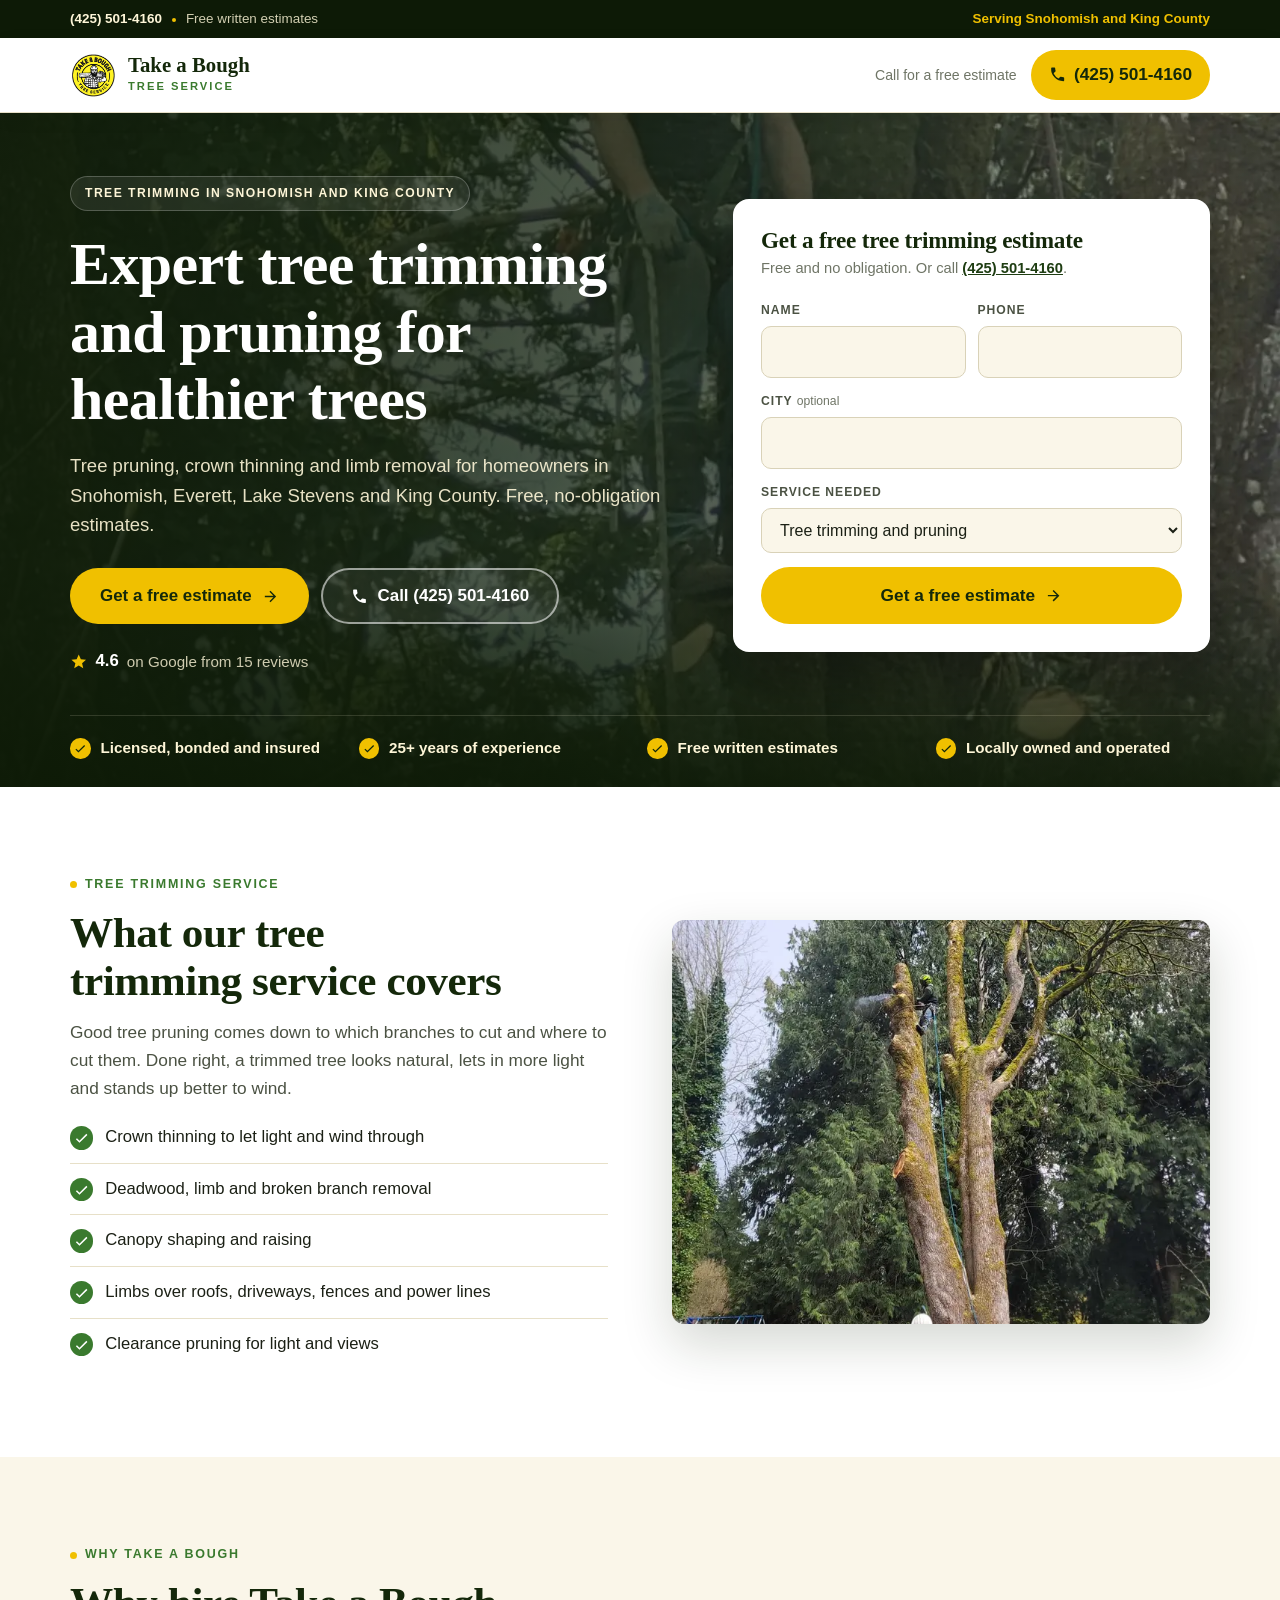
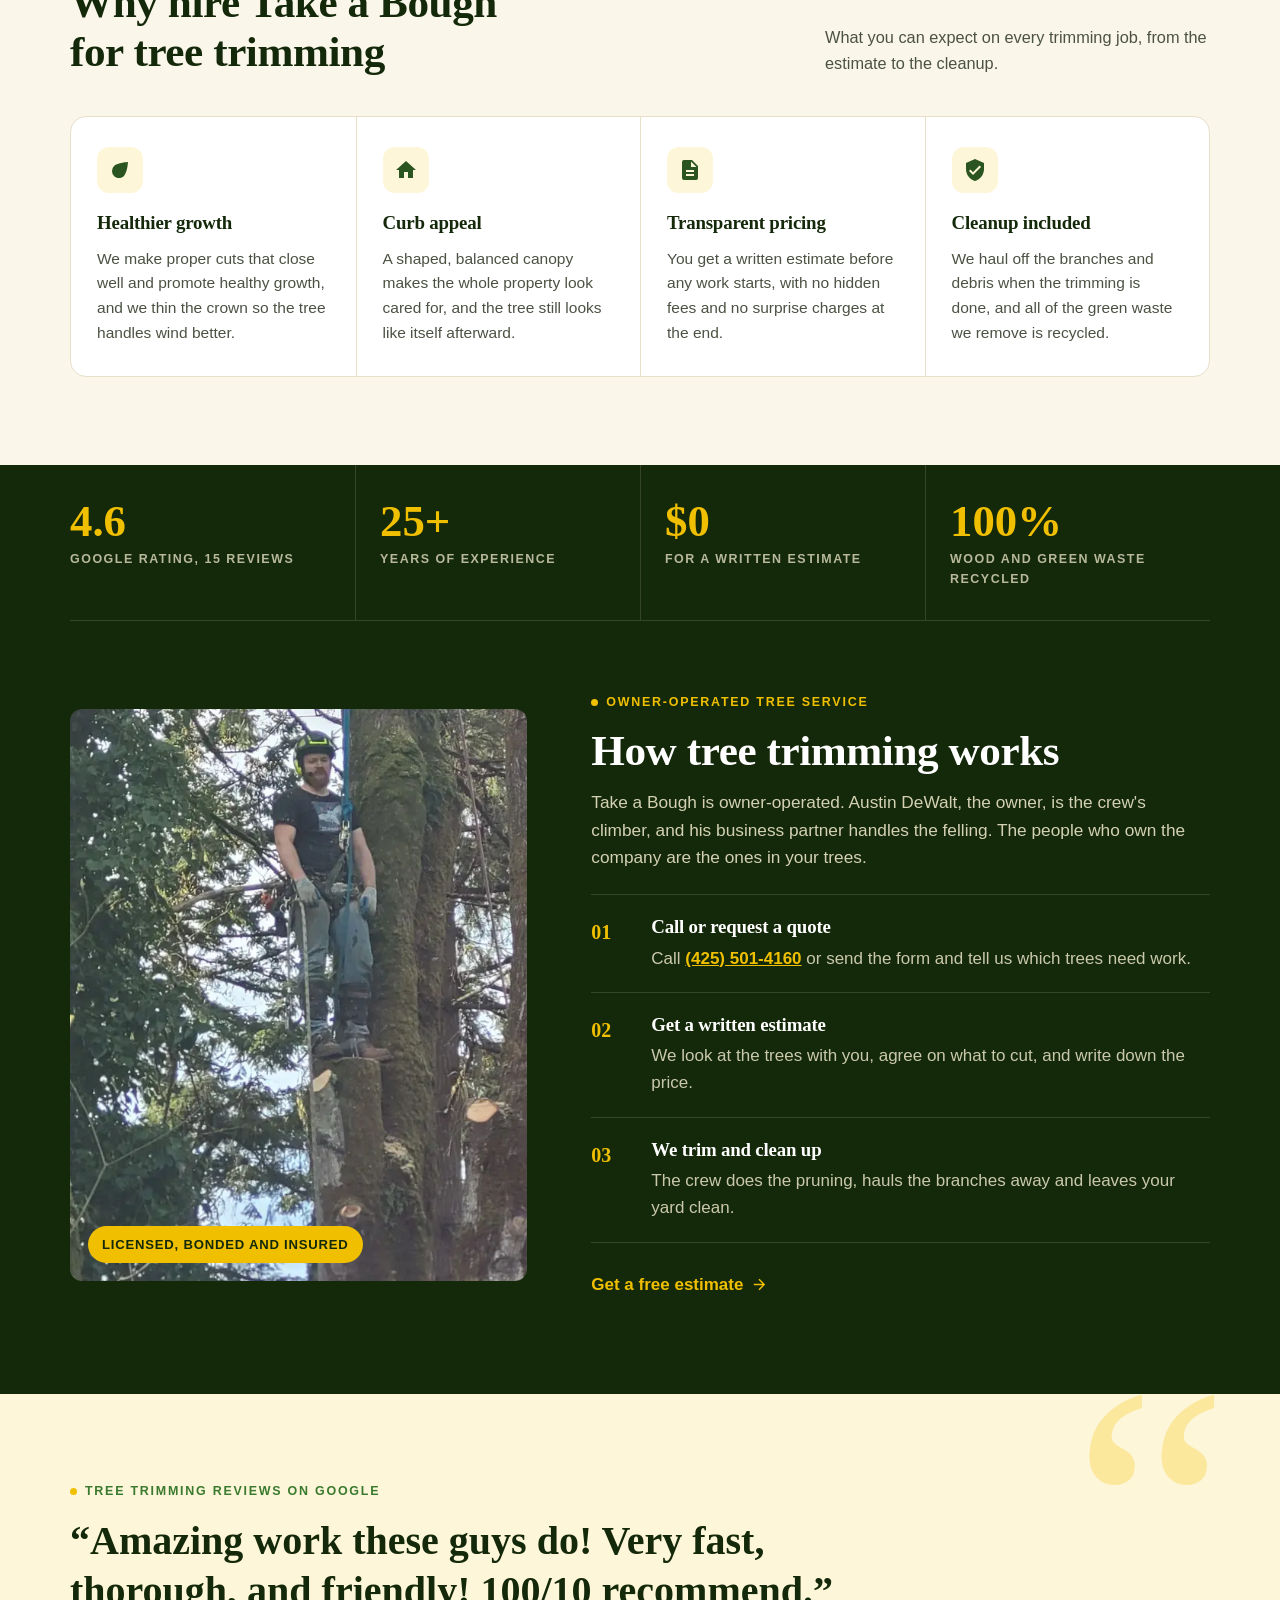
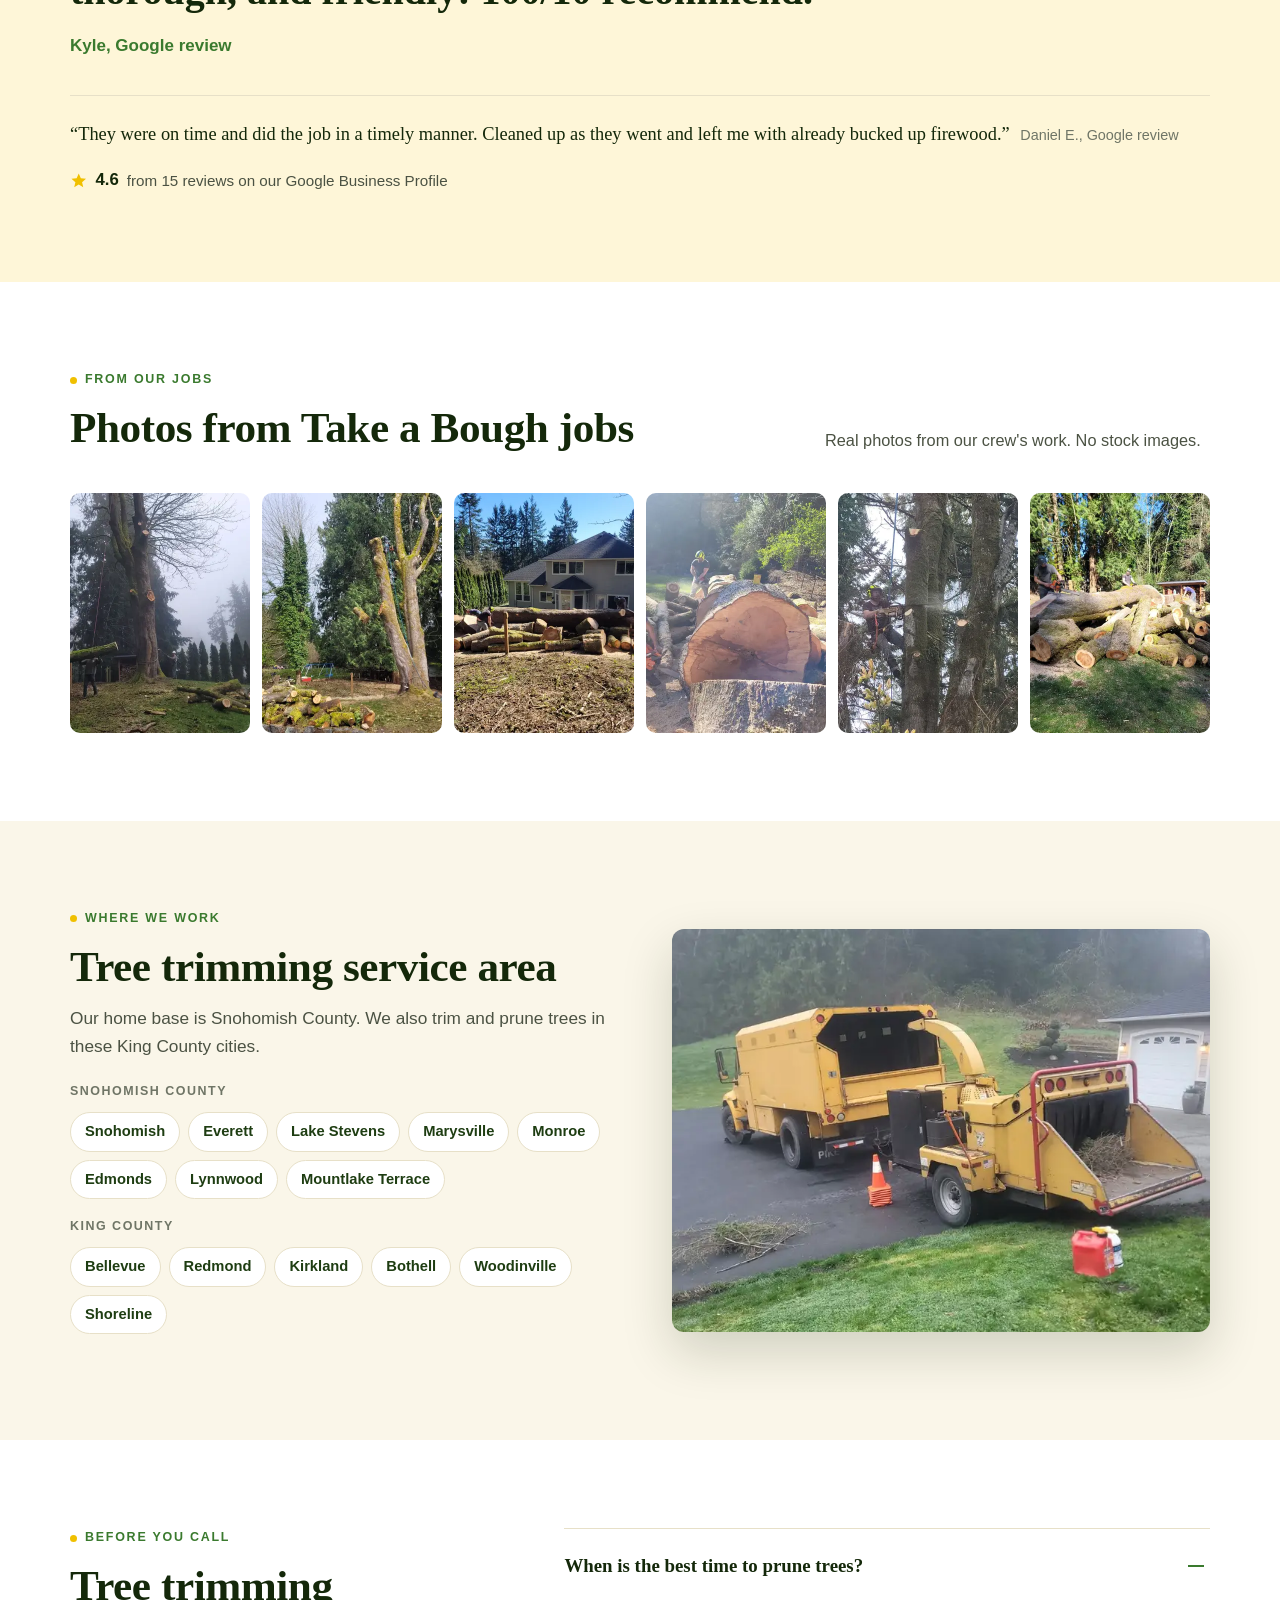
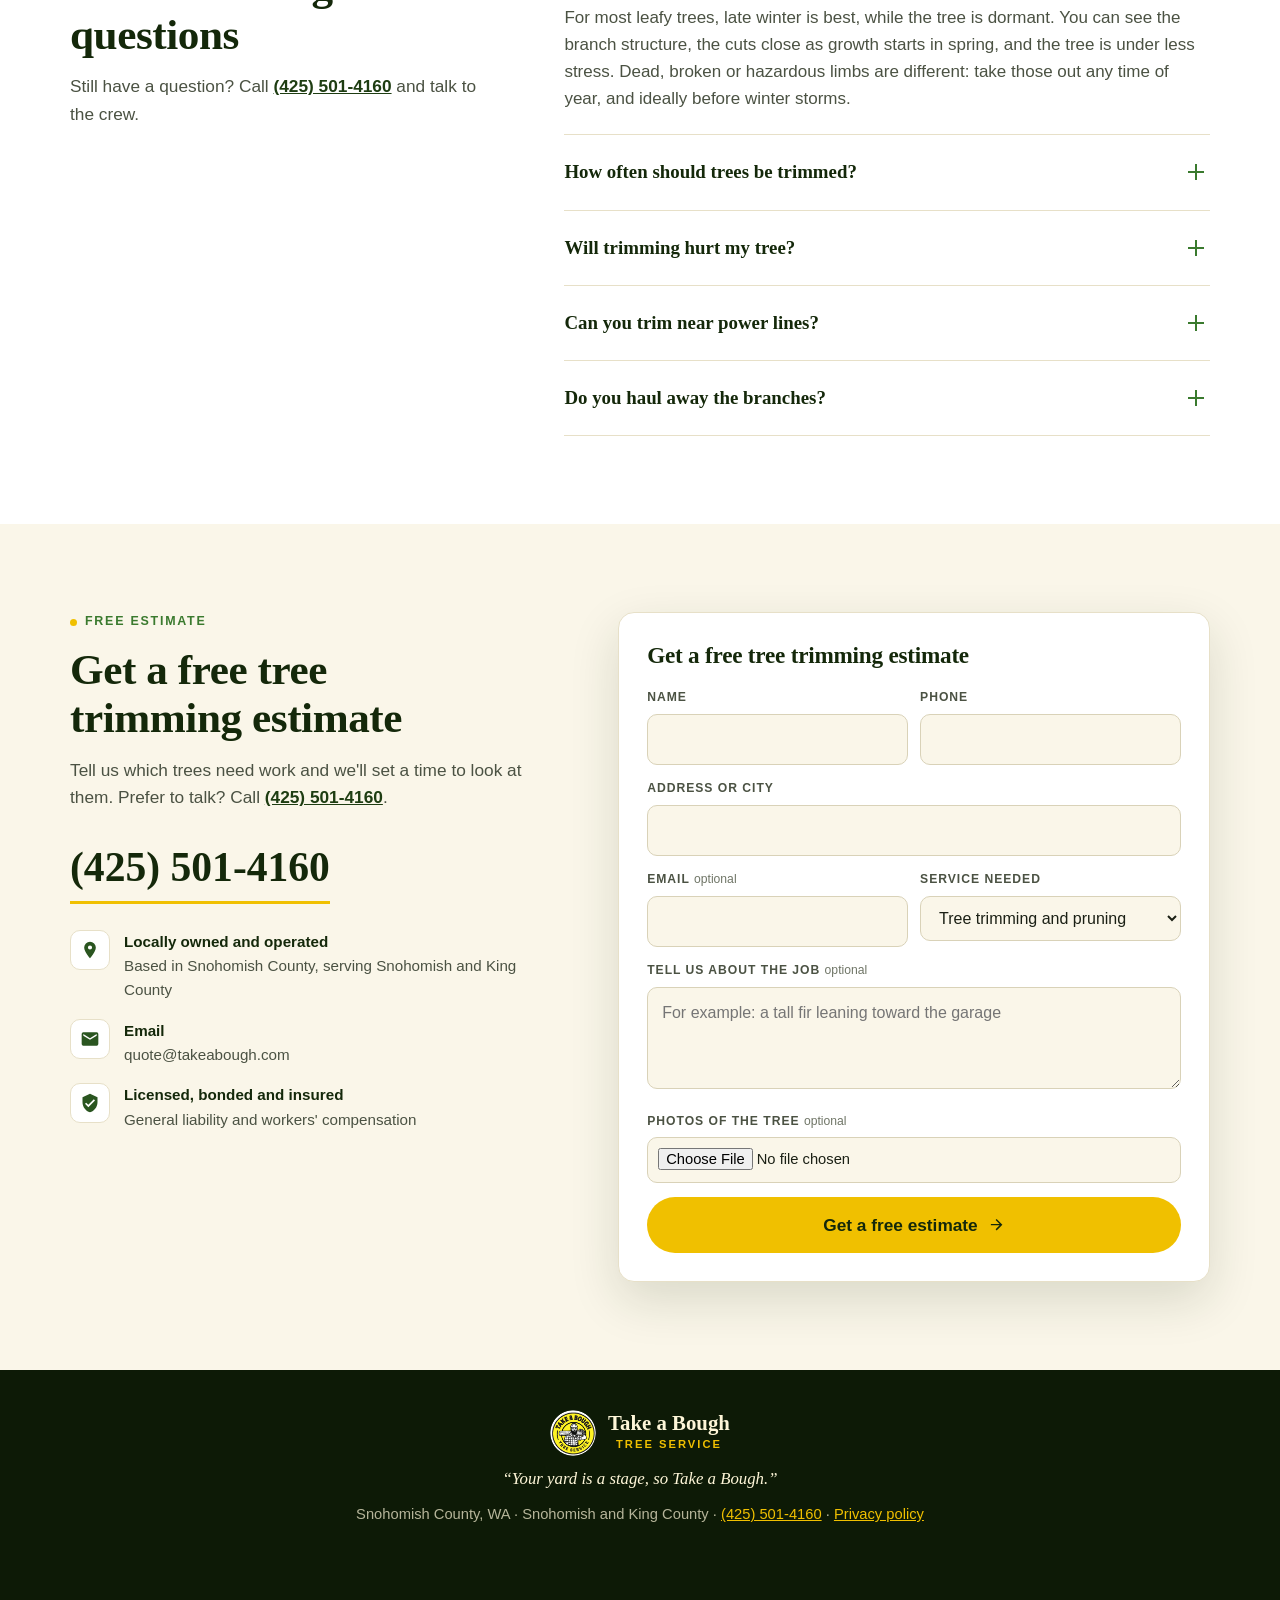
<file: tree-trimming/index.html>
<!DOCTYPE html>
<html lang="en">
<head>
<meta charset="UTF-8">
<meta name="viewport" content="width=device-width, initial-scale=1">
<title>Tree Trimming and Pruning, Snohomish County | Take a Bough</title>
<meta name="description" content="Expert tree trimming and pruning in Snohomish and King County. Healthier trees, better curb appeal, free written estimates. Call (425) 501-4160.">
<meta name="robots" content="noindex, follow">
<link rel="icon" type="image/png" sizes="32x32" href="/images/favicon-32.png">
<link rel="apple-touch-icon" href="/images/favicon.png">
<link rel="stylesheet" href="/css/lp.css">
<!-- WhatConverts, profile 180240 (Brock, 2026-11-13) -->
<script>var $wc_load=function(a){return JSON.parse(JSON.stringify(a))},$wc_leads=$wc_leads||{doc:{url:$wc_load(document.URL),ref:$wc_load(document.referrer),search:$wc_load(location.search),hash:$wc_load(location.hash)}};</script>
<script src="//s.ksrndkehqnwntyxlhgto.com/180240.js"></script>
</head>
<body data-lp="tree-trimming">
<div class="topbar"><div class="wrap topbar-in">
  <span><a href="tel:+14255014160">(425) 501-4160</a><span class="sep"></span>Free written estimates</span>
  <span class="topbar-r">Serving Snohomish and King County</span>
</div></div>
<header class="lp-header">
  <div class="wrap lp-header-in">
    <div class="lp-logo"><img src="/images/logo-icon.png" alt="" width="46" height="46"><span><b>Take a Bough</b><small>Tree Service</small></span></div>
    <div class="lp-header-r"><span class="lp-header-note">Call for a free estimate</span><a href="tel:+14255014160" class="lp-header-phone"><svg viewBox="0 0 24 24" aria-hidden="true"><path d="M6.62 10.79a15.05 15.05 0 006.59 6.59l2.2-2.2a1 1 0 011.01-.24 11.72 11.72 0 003.66.59 1 1 0 011 1v3.59a1 1 0 01-1 1A17 17 0 013 3a1 1 0 011-1h3.59a1 1 0 011 1 11.72 11.72 0 00.59 3.66 1 1 0 01-.24 1.01l-2.2 2.2z"/></svg><span>(425) 501-4160</span></a></div>
  </div>
</header>
<main>
<section class="hero">
  <picture><source media="(max-width: 860px)" srcset="/images/lp/trimming-hero-sm.webp"><img class="hero-bg" src="/images/lp/trimming-hero-lg.webp" alt="Take a Bough climber roped in high on a tree trunk" fetchpriority="high"></picture>
  <div class="wrap hero-grid">
    <div class="hero-copy">
      <p class="pill">Tree trimming in Snohomish and King County</p>
      <h1>Expert tree trimming and pruning for healthier trees</h1>
      <p class="sub">Tree pruning, crown thinning and limb removal for homeowners in Snohomish, Everett, Lake Stevens and King County. Free, no-obligation estimates.</p>
      <div class="hero-btns"><a href="#estimate" class="btn btn-gold btn-lg">Get a free estimate<svg viewBox="0 0 24 24" aria-hidden="true"><path d="M12 4l-1.41 1.41L16.17 11H4v2h12.17l-5.58 5.59L12 20l8-8z"/></svg></a><a href="tel:+14255014160" class="btn btn-ghost btn-lg"><svg viewBox="0 0 24 24" aria-hidden="true"><path d="M6.62 10.79a15.05 15.05 0 006.59 6.59l2.2-2.2a1 1 0 011.01-.24 11.72 11.72 0 003.66.59 1 1 0 011 1v3.59a1 1 0 01-1 1A17 17 0 013 3a1 1 0 011-1h3.59a1 1 0 011 1 11.72 11.72 0 00.59 3.66 1 1 0 01-.24 1.01l-2.2 2.2z"/></svg><span>Call (425) 501-4160</span></a></div>
      <p class="rating"><svg viewBox="0 0 24 24" aria-hidden="true"><path d="M12 17.3l6.2 3.7-1.6-7 5.4-4.7-7.1-.6L12 2 9.1 8.7 2 9.3l5.4 4.7-1.6 7z"/></svg><b>4.6</b><span>on Google from 15 reviews</span></p>
    </div>
    <div class="form-card" id="hero-form">
      <h2 class="form-title">Get a free tree trimming estimate</h2>
      <p class="form-sub">Free and no obligation. Or call <a href="tel:+14255014160">(425) 501-4160</a>.</p>
      <form class="lp-form" action="https://formsubmit.co/1306a404cc10f94d1f73d44c8e0322cd" method="POST" enctype="multipart/form-data">
      <input type="hidden" name="_subject" value="New tree trimming and pruning request (ad landing page)">
      <input type="hidden" name="_next" value="https://takeabough.com/thank-you/?s=tree-trimming">
      <input type="hidden" name="_captcha" value="false">
      <input type="hidden" name="_template" value="table">
      <input type="hidden" name="Landing page" value="https://takeabough.com/tree-trimming/">
      <input type="text" name="_honey" class="hp" tabindex="-1" autocomplete="off">
      <div class="f-row">
        <div><label for="hero-name">Name</label>
        <input id="hero-name" name="name" autocomplete="name" required></div>
        <div><label for="hero-phone">Phone</label>
        <input id="hero-phone" type="tel" name="phone" autocomplete="tel" required></div>
      </div>
      <label for="hero-city">City <span class="opt">optional</span></label>
      <input id="hero-city" name="City" autocomplete="address-level2">
      <label for="hero-service">Service needed</label>
      <select id="hero-service" name="Service needed"><option>Tree removal</option><option>Storm damage</option><option selected>Tree trimming and pruning</option><option>Something else</option></select>
      <button type="submit" class="btn btn-gold btn-block">Get a free estimate<svg viewBox="0 0 24 24" aria-hidden="true"><path d="M12 4l-1.41 1.41L16.17 11H4v2h12.17l-5.58 5.59L12 20l8-8z"/></svg></button>
    </form>
    </div>
  </div>
  <div class="wrap"><ul class="hero-trust"><li><svg viewBox="0 0 24 24" aria-hidden="true"><path d="M9 16.2l-3.5-3.5L4 14.2l5 5 11-11-1.5-1.5z"/></svg><span>Licensed, bonded and insured</span></li><li><svg viewBox="0 0 24 24" aria-hidden="true"><path d="M9 16.2l-3.5-3.5L4 14.2l5 5 11-11-1.5-1.5z"/></svg><span>25+ years of experience</span></li><li><svg viewBox="0 0 24 24" aria-hidden="true"><path d="M9 16.2l-3.5-3.5L4 14.2l5 5 11-11-1.5-1.5z"/></svg><span>Free written estimates</span></li><li><svg viewBox="0 0 24 24" aria-hidden="true"><path d="M9 16.2l-3.5-3.5L4 14.2l5 5 11-11-1.5-1.5z"/></svg><span>Locally owned and operated</span></li></ul></div>
</section>

<section class="band">
  <div class="wrap split">
    <div>
      <p class="eyebrow"><span class="dot"></span>Tree trimming service</p>
      <h2>What our tree trimming service covers</h2>
      <p class="intro">Good tree pruning comes down to which branches to cut and where to cut them. Done right, a trimmed tree looks natural, lets in more light and stands up better to wind.</p>
      <ul class="ticks"><li><svg viewBox="0 0 24 24" aria-hidden="true"><path d="M9 16.2l-3.5-3.5L4 14.2l5 5 11-11-1.5-1.5z"/></svg><span>Crown thinning to let light and wind through</span></li><li><svg viewBox="0 0 24 24" aria-hidden="true"><path d="M9 16.2l-3.5-3.5L4 14.2l5 5 11-11-1.5-1.5z"/></svg><span>Deadwood, limb and broken branch removal</span></li><li><svg viewBox="0 0 24 24" aria-hidden="true"><path d="M9 16.2l-3.5-3.5L4 14.2l5 5 11-11-1.5-1.5z"/></svg><span>Canopy shaping and raising</span></li><li><svg viewBox="0 0 24 24" aria-hidden="true"><path d="M9 16.2l-3.5-3.5L4 14.2l5 5 11-11-1.5-1.5z"/></svg><span>Limbs over roofs, driveways, fences and power lines</span></li><li><svg viewBox="0 0 24 24" aria-hidden="true"><path d="M9 16.2l-3.5-3.5L4 14.2l5 5 11-11-1.5-1.5z"/></svg><span>Clearance pruning for light and views</span></li></ul>
    </div>
    <div class="media"><img class="media-img" src="/images/lp/trimming-detail-lg.webp" srcset="/images/lp/trimming-detail-sm.webp 720w, /images/lp/trimming-detail-lg.webp 1200w" sizes="(max-width: 860px) 100vw, 50vw" alt="Limbs being cut down from a large maple" loading="lazy" decoding="async"></div>
  </div>
</section>

<section class="band band-paper">
  <div class="wrap">
    <div class="sec-head">
      <div><p class="eyebrow"><span class="dot"></span>Why Take a Bough</p><h2>Why hire Take a Bough for tree trimming</h2></div>
      <p class="sec-note">What you can expect on every trimming job, from the estimate to the cleanup.</p>
    </div>
    <div class="tiles"><div class="tile"><span class="tile-ic"><svg viewBox="0 0 24 24" aria-hidden="true"><path d="M6.05 8.05a7 7 0 000 9.9C7.42 19.32 9.21 20 11 20s3.58-.68 4.95-2.05C19.43 14.47 20 4 20 4S9.53 4.57 6.05 8.05zm3.49 9.4C11.06 14.05 13.5 11.3 16 9.5c-3 1.6-5.4 4.3-6.9 7.4l.44.55z"/></svg></span><h3>Healthier growth</h3><p>We make proper cuts that close well and promote healthy growth, and we thin the crown so the tree handles wind better.</p></div><div class="tile"><span class="tile-ic"><svg viewBox="0 0 24 24" aria-hidden="true"><path d="M10 20v-6h4v6h5v-8h3L12 3 2 12h3v8z"/></svg></span><h3>Curb appeal</h3><p>A shaped, balanced canopy makes the whole property look cared for, and the tree still looks like itself afterward.</p></div><div class="tile"><span class="tile-ic"><svg viewBox="0 0 24 24" aria-hidden="true"><path d="M14 2H6a2 2 0 00-2 2v16a2 2 0 002 2h12a2 2 0 002-2V8l-6-6zm2 16H8v-2h8v2zm0-4H8v-2h8v2zm-3-5V3.5L18.5 9H13z"/></svg></span><h3>Transparent pricing</h3><p>You get a written estimate before any work starts, with no hidden fees and no surprise charges at the end.</p></div><div class="tile"><span class="tile-ic"><svg viewBox="0 0 24 24" aria-hidden="true"><path d="M12 1L3 5v6c0 5.55 3.84 10.74 9 12 5.16-1.26 9-6.45 9-12V5l-9-4zm-2 16l-4-4 1.41-1.41L10 14.17l6.59-6.59L18 9l-8 8z"/></svg></span><h3>Cleanup included</h3><p>We haul off the branches and debris when the trimming is done, and all of the green waste we remove is recycled.</p></div></div>
  </div>
</section>

<section class="dark">
  <div class="wrap"><div class="facts"><div class="fact"><b>4.6</b><span>Google rating, 15 reviews</span></div><div class="fact"><b>25+</b><span>Years of experience</span></div><div class="fact"><b>$0</b><span>For a written estimate</span></div><div class="fact"><b>100%</b><span>Wood and green waste recycled</span></div></div></div>
  <div class="wrap dark-grid">
    <div class="owner-photo"><img class="owner-img" src="/images/lp/owner-lg.webp" srcset="/images/lp/owner-sm.webp 720w, /images/lp/owner-lg.webp 1200w" sizes="(max-width: 860px) 100vw, 50vw" alt="Take a Bough climber standing on a trunk high in a tree" loading="lazy" decoding="async"><p class="photo-tag">Licensed, bonded and insured</p></div>
    <div>
      <p class="eyebrow eyebrow-dark"><span class="dot"></span>Owner-operated tree service</p>
      <h2>How tree trimming works</h2>
      <p class="intro">Take a Bough is owner-operated. Austin DeWalt, the owner, is the crew&#x27;s climber, and his business partner handles the felling. The people who own the company are the ones in your trees.</p>
      <ol class="steps"><li><span class="num">01</span><div><h3>Call or request a quote</h3><p>Call <a href="tel:+14255014160" class="inline-tel">(425) 501-4160</a> or send the form and tell us which trees need work.</p></div></li><li><span class="num">02</span><div><h3>Get a written estimate</h3><p>We look at the trees with you, agree on what to cut, and write down the price.</p></div></li><li><span class="num">03</span><div><h3>We trim and clean up</h3><p>The crew does the pruning, hauls the branches away and leaves your yard clean.</p></div></li></ol>
      <a href="#estimate" class="text-link">Get a free estimate<svg viewBox="0 0 24 24" aria-hidden="true"><path d="M12 4l-1.41 1.41L16.17 11H4v2h12.17l-5.58 5.59L12 20l8-8z"/></svg></a>
    </div>
  </div>
</section>

<section class="quote-band">
  <div class="wrap">
    <p class="eyebrow"><span class="dot"></span>Tree trimming reviews on Google</p>
    <blockquote class="big-quote">&ldquo;Amazing work these guys do! Very fast, thorough, and friendly! 100/10 recommend.&rdquo;</blockquote>
    <p class="quote-by">Kyle, Google review</p>
    <div class="quote-row">
      <div class="small-quotes"><p class="small-quote">&ldquo;They were on time and did the job in a timely manner. Cleaned up as they went and left me with already bucked up firewood.&rdquo; <span>Daniel E., Google review</span></p></div>
      <p class="rating rating-light"><svg viewBox="0 0 24 24" aria-hidden="true"><path d="M12 17.3l6.2 3.7-1.6-7 5.4-4.7-7.1-.6L12 2 9.1 8.7 2 9.3l5.4 4.7-1.6 7z"/></svg><b>4.6</b><span>from 15 reviews on our Google Business Profile</span></p>
    </div>
  </div>
</section>

<section class="band">
  <div class="wrap">
    <div class="sec-head">
      <div><p class="eyebrow"><span class="dot"></span>From our jobs</p><h2>Photos from Take a Bough jobs</h2></div>
      <p class="sec-note">Real photos from our crew&#x27;s work. No stock images.</p>
    </div>
    <div class="jobs"><figure class="job"><img class="job-img" src="/images/lp/job1-lg.webp" srcset="/images/lp/job1-sm.webp 720w, /images/lp/job1-lg.webp 1200w" sizes="(max-width: 860px) 100vw, 50vw" alt="A section of trunk lowered by rope in morning fog" loading="lazy" decoding="async"></figure><figure class="job"><img class="job-img" src="/images/lp/job2-lg.webp" srcset="/images/lp/job2-sm.webp 720w, /images/lp/job2-lg.webp 1200w" sizes="(max-width: 860px) 100vw, 50vw" alt="A limb coming down during a sectional removal" loading="lazy" decoding="async"></figure><figure class="job"><img class="job-img" src="/images/lp/job3-lg.webp" srcset="/images/lp/job3-sm.webp 720w, /images/lp/job3-lg.webp 1200w" sizes="(max-width: 860px) 100vw, 50vw" alt="Logs from a large removal stacked behind a home" loading="lazy" decoding="async"></figure><figure class="job"><img class="job-img" src="/images/lp/job4-lg.webp" srcset="/images/lp/job4-sm.webp 720w, /images/lp/job4-lg.webp 1200w" sizes="(max-width: 860px) 100vw, 50vw" alt="Crew cutting a large trunk into rounds" loading="lazy" decoding="async"></figure><figure class="job"><img class="job-img" src="/images/lp/job5-lg.webp" srcset="/images/lp/job5-sm.webp 720w, /images/lp/job5-lg.webp 1200w" sizes="(max-width: 860px) 100vw, 50vw" alt="Climber working high on a tall trunk" loading="lazy" decoding="async"></figure><figure class="job"><img class="job-img" src="/images/lp/job6-lg.webp" srcset="/images/lp/job6-sm.webp 720w, /images/lp/job6-lg.webp 1200w" sizes="(max-width: 860px) 100vw, 50vw" alt="Crew bucking logs into rounds for haul-away" loading="lazy" decoding="async"></figure></div>
  </div>
</section>

<section class="band band-paper">
  <div class="wrap split">
    <div>
      <p class="eyebrow"><span class="dot"></span>Where we work</p>
      <h2>Tree trimming service area</h2>
      <p class="intro">Our home base is Snohomish County. We also trim and prune trees in these King County cities.</p>
      <p class="county">Snohomish County</p>
      <ul class="chips"><li>Snohomish</li><li>Everett</li><li>Lake Stevens</li><li>Marysville</li><li>Monroe</li><li>Edmonds</li><li>Lynnwood</li><li>Mountlake Terrace</li></ul>
      <p class="county">King County</p>
      <ul class="chips"><li>Bellevue</li><li>Redmond</li><li>Kirkland</li><li>Bothell</li><li>Woodinville</li><li>Shoreline</li></ul>
    </div>
    <div class="media"><img class="media-img" src="/images/lp/area-lg.webp" srcset="/images/lp/area-sm.webp 720w, /images/lp/area-lg.webp 1200w" sizes="(max-width: 860px) 100vw, 50vw" alt="Take a Bough chipper truck parked on a driveway" loading="lazy" decoding="async"></div>
  </div>
</section>

<section class="band">
  <div class="wrap faq-grid">
    <div>
      <p class="eyebrow"><span class="dot"></span>Before you call</p>
      <h2>Tree trimming questions</h2>
      <p class="intro">Still have a question? Call <a href="tel:+14255014160" class="inline-tel">(425) 501-4160</a> and talk to the crew.</p>
    </div>
    <div class="faq"><details open><summary>When is the best time to prune trees?<span class="pm"></span></summary><p>For most leafy trees, late winter is best, while the tree is dormant. You can see the branch structure, the cuts close as growth starts in spring, and the tree is under less stress. Dead, broken or hazardous limbs are different: take those out any time of year, and ideally before winter storms.</p></details><details><summary>How often should trees be trimmed?<span class="pm"></span></summary><p>Mature trees usually need pruning every three to five years. Young trees do better with lighter pruning more often, which sets up strong structure early. Fast growers near a roof, driveway or power line may need attention sooner. At the estimate we&#x27;ll tell you what your trees need, including when to leave them alone.</p></details><details><summary>Will trimming hurt my tree?<span class="pm"></span></summary><p>Not when it&#x27;s done right. Proper cuts are made just outside the branch collar so the wound closes, and only a limited share of the living crown comes off in one visit. What hurts trees is topping. Cutting the top off leaves weak regrowth and invites decay, so it&#x27;s worth avoiding.</p></details><details><summary>Can you trim near power lines?<span class="pm"></span></summary><p>Yes, for the line that runs from the pole to your house. We work at a safe distance and can coordinate with your utility when that line needs to be dropped or cleared first. Lines along the street belong to the utility, so call them for those. Never cut limbs that are touching a line yourself.</p></details><details><summary>Do you haul away the branches?<span class="pm"></span></summary><p>Yes. Cleanup is included in the price. We chip or haul off the branches and debris and rake up before we leave, so the only thing missing from your yard is the limbs. The wood and green waste we remove is recycled.</p></details></div>
  </div>
</section>

<section class="band band-paper final" id="estimate">
  <div class="wrap final-grid">
    <div>
      <p class="eyebrow"><span class="dot"></span>Free estimate</p>
      <h2>Get a free tree trimming estimate</h2>
      <p class="intro">Tell us which trees need work and we&#x27;ll set a time to look at them. Prefer to talk? Call <a href="tel:+14255014160" class="inline-tel">(425) 501-4160</a>.</p>
      <a href="tel:+14255014160" class="big-phone">(425) 501-4160</a>
      <ul class="contact">
        <li><span class="c-ic"><svg viewBox="0 0 24 24" aria-hidden="true"><path d="M12 2a7 7 0 00-7 7c0 5.25 7 13 7 13s7-7.75 7-13a7 7 0 00-7-7zm0 9.5A2.5 2.5 0 1112 6.5a2.5 2.5 0 010 5z"/></svg></span><span><b>Locally owned and operated</b>Based in Snohomish County, serving Snohomish and King County</span></li>
        <li><span class="c-ic"><svg viewBox="0 0 24 24" aria-hidden="true"><path d="M20 4H4a2 2 0 00-2 2v12a2 2 0 002 2h16a2 2 0 002-2V6a2 2 0 00-2-2zm0 4l-8 5-8-5V6l8 5 8-5v2z"/></svg></span><span><b>Email</b>quote@takeabough.com</span></li>
        <li><span class="c-ic"><svg viewBox="0 0 24 24" aria-hidden="true"><path d="M12 1L3 5v6c0 5.55 3.84 10.74 9 12 5.16-1.26 9-6.45 9-12V5l-9-4zm-2 16l-4-4 1.41-1.41L10 14.17l6.59-6.59L18 9l-8 8z"/></svg></span><span><b>Licensed, bonded and insured</b>General liability and workers' compensation</span></li>
      </ul>
    </div>
    <div class="form-card form-card-lg">
      <h3 class="form-title">Get a free tree trimming estimate</h3>
      <form class="lp-form" action="https://formsubmit.co/1306a404cc10f94d1f73d44c8e0322cd" method="POST" enctype="multipart/form-data">
      <input type="hidden" name="_subject" value="New tree trimming and pruning request (ad landing page)">
      <input type="hidden" name="_next" value="https://takeabough.com/thank-you/?s=tree-trimming">
      <input type="hidden" name="_captcha" value="false">
      <input type="hidden" name="_template" value="table">
      <input type="hidden" name="Landing page" value="https://takeabough.com/tree-trimming/">
      <input type="text" name="_honey" class="hp" tabindex="-1" autocomplete="off">
      <div class="f-row">
        <div><label for="full-name">Name</label>
        <input id="full-name" name="name" autocomplete="name" required></div>
        <div><label for="full-phone">Phone</label>
        <input id="full-phone" type="tel" name="phone" autocomplete="tel" required></div>
      </div>
      <label for="full-city">Address or city</label>
      <input id="full-city" name="Address or city" autocomplete="street-address" required>
      <div class="f-row">
        <div><label for="full-email">Email <span class="opt">optional</span></label>
        <input id="full-email" type="email" name="email" autocomplete="email"></div>
        <div><label for="full-service">Service needed</label>
        <select id="full-service" name="Service needed"><option>Tree removal</option><option>Storm damage</option><option selected>Tree trimming and pruning</option><option>Something else</option></select></div>
      </div>
      <label for="full-desc">Tell us about the job <span class="opt">optional</span></label>
      <textarea id="full-desc" name="Job details" rows="3" placeholder="For example: a tall fir leaning toward the garage"></textarea>
      <label for="full-photo">Photos of the tree <span class="opt">optional</span></label>
      <input id="full-photo" type="file" name="attachment" accept="image/*">
      <button type="submit" class="btn btn-gold btn-block">Get a free estimate<svg viewBox="0 0 24 24" aria-hidden="true"><path d="M12 4l-1.41 1.41L16.17 11H4v2h12.17l-5.58 5.59L12 20l8-8z"/></svg></button>
    </form>
    </div>
  </div>
</section>
</main>
<footer class="lp-footer">
  <div class="wrap lp-footer-in">
    <div class="lp-logo lp-logo-foot"><img src="/images/logo-icon.png" alt="" width="40" height="40" loading="lazy"><span><b>Take a Bough</b><small>Tree Service</small></span></div>
    <p class="tagline">&ldquo;Your yard is a stage, so Take a Bough.&rdquo;</p>
    <p class="foot-meta">Snohomish County, WA &middot; Snohomish and King County &middot; <a href="tel:+14255014160">(425) 501-4160</a> &middot; <a href="/privacy/">Privacy policy</a></p>
  </div>
</footer>
<div class="sticky-bar"><a href="tel:+14255014160" class="btn btn-gold"><svg viewBox="0 0 24 24" aria-hidden="true"><path d="M6.62 10.79a15.05 15.05 0 006.59 6.59l2.2-2.2a1 1 0 011.01-.24 11.72 11.72 0 003.66.59 1 1 0 011 1v3.59a1 1 0 01-1 1A17 17 0 013 3a1 1 0 011-1h3.59a1 1 0 011 1 11.72 11.72 0 00.59 3.66 1 1 0 01-.24 1.01l-2.2 2.2z"/></svg><span>Call (425) 501-4160</span></a><a href="#estimate" class="btn btn-light">Free estimate</a></div>
<script src="/js/lp.js" defer></script>
</body>
</html>
</file>
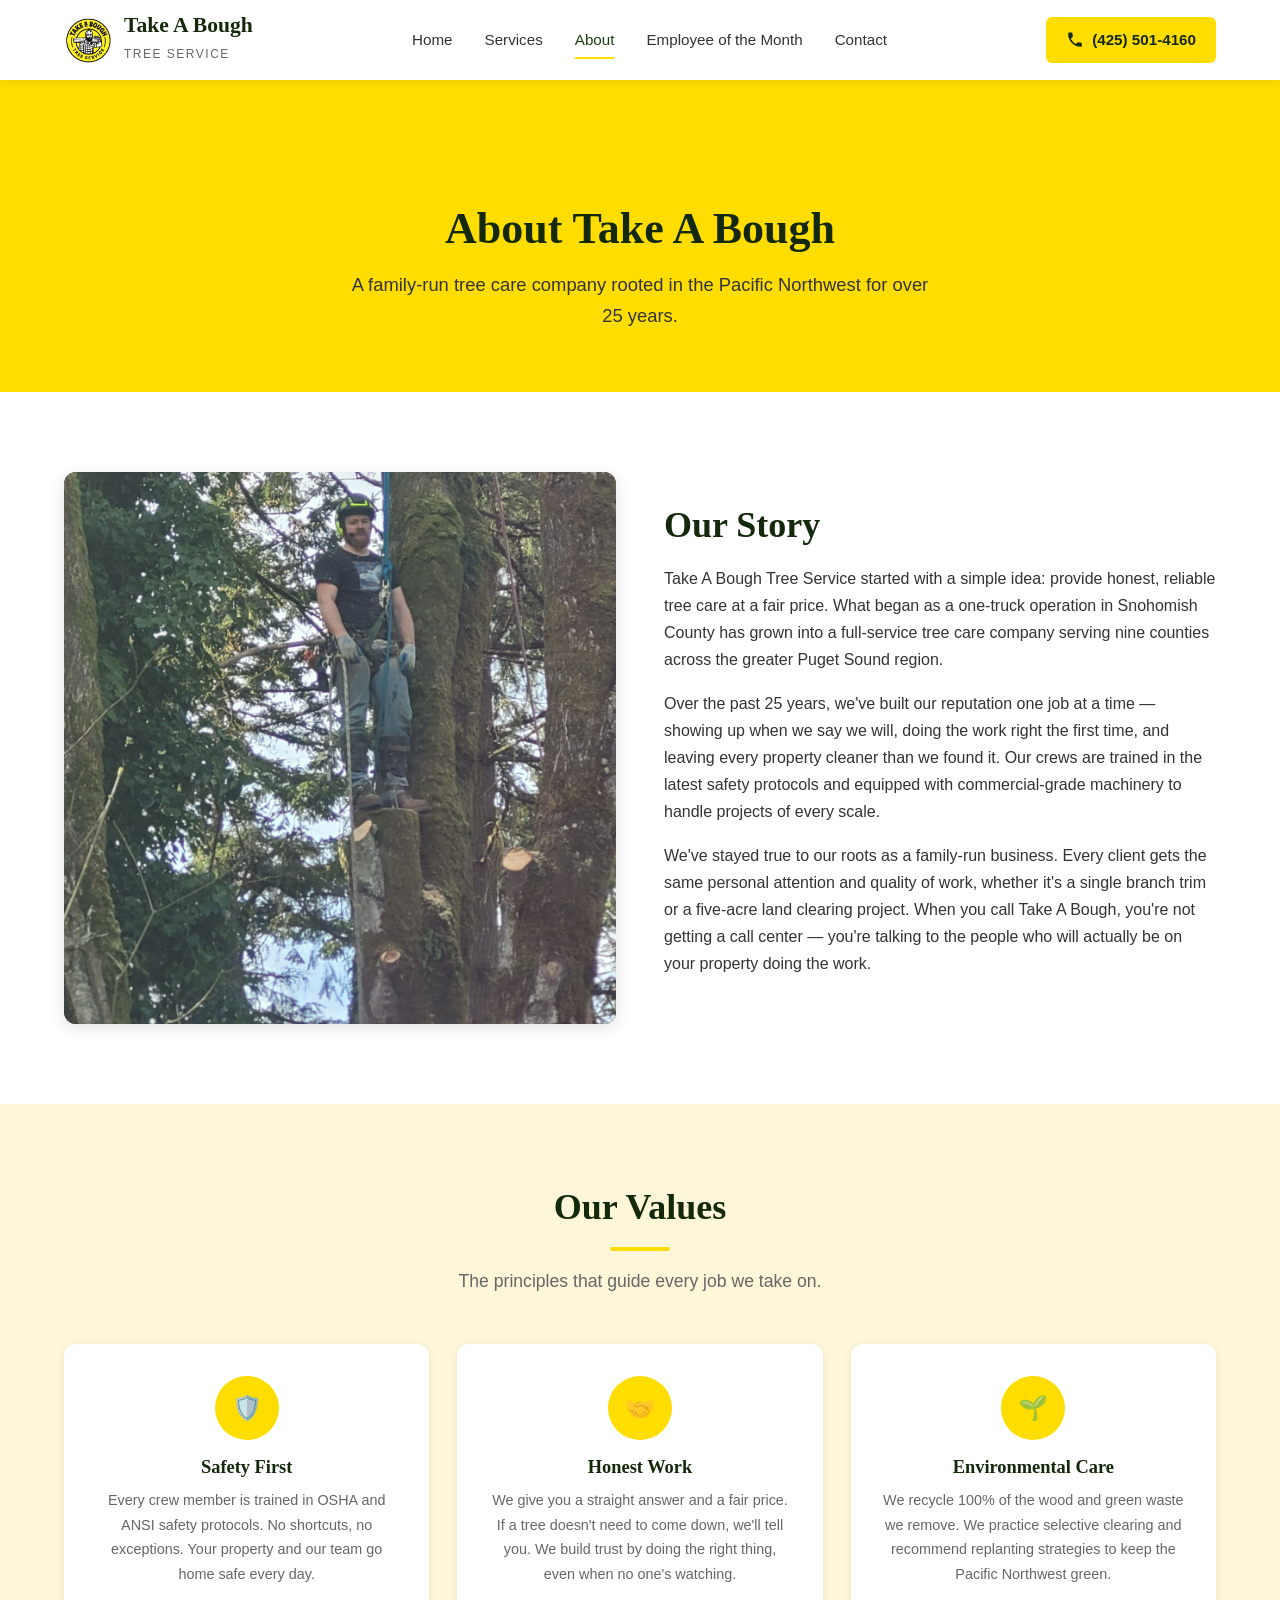
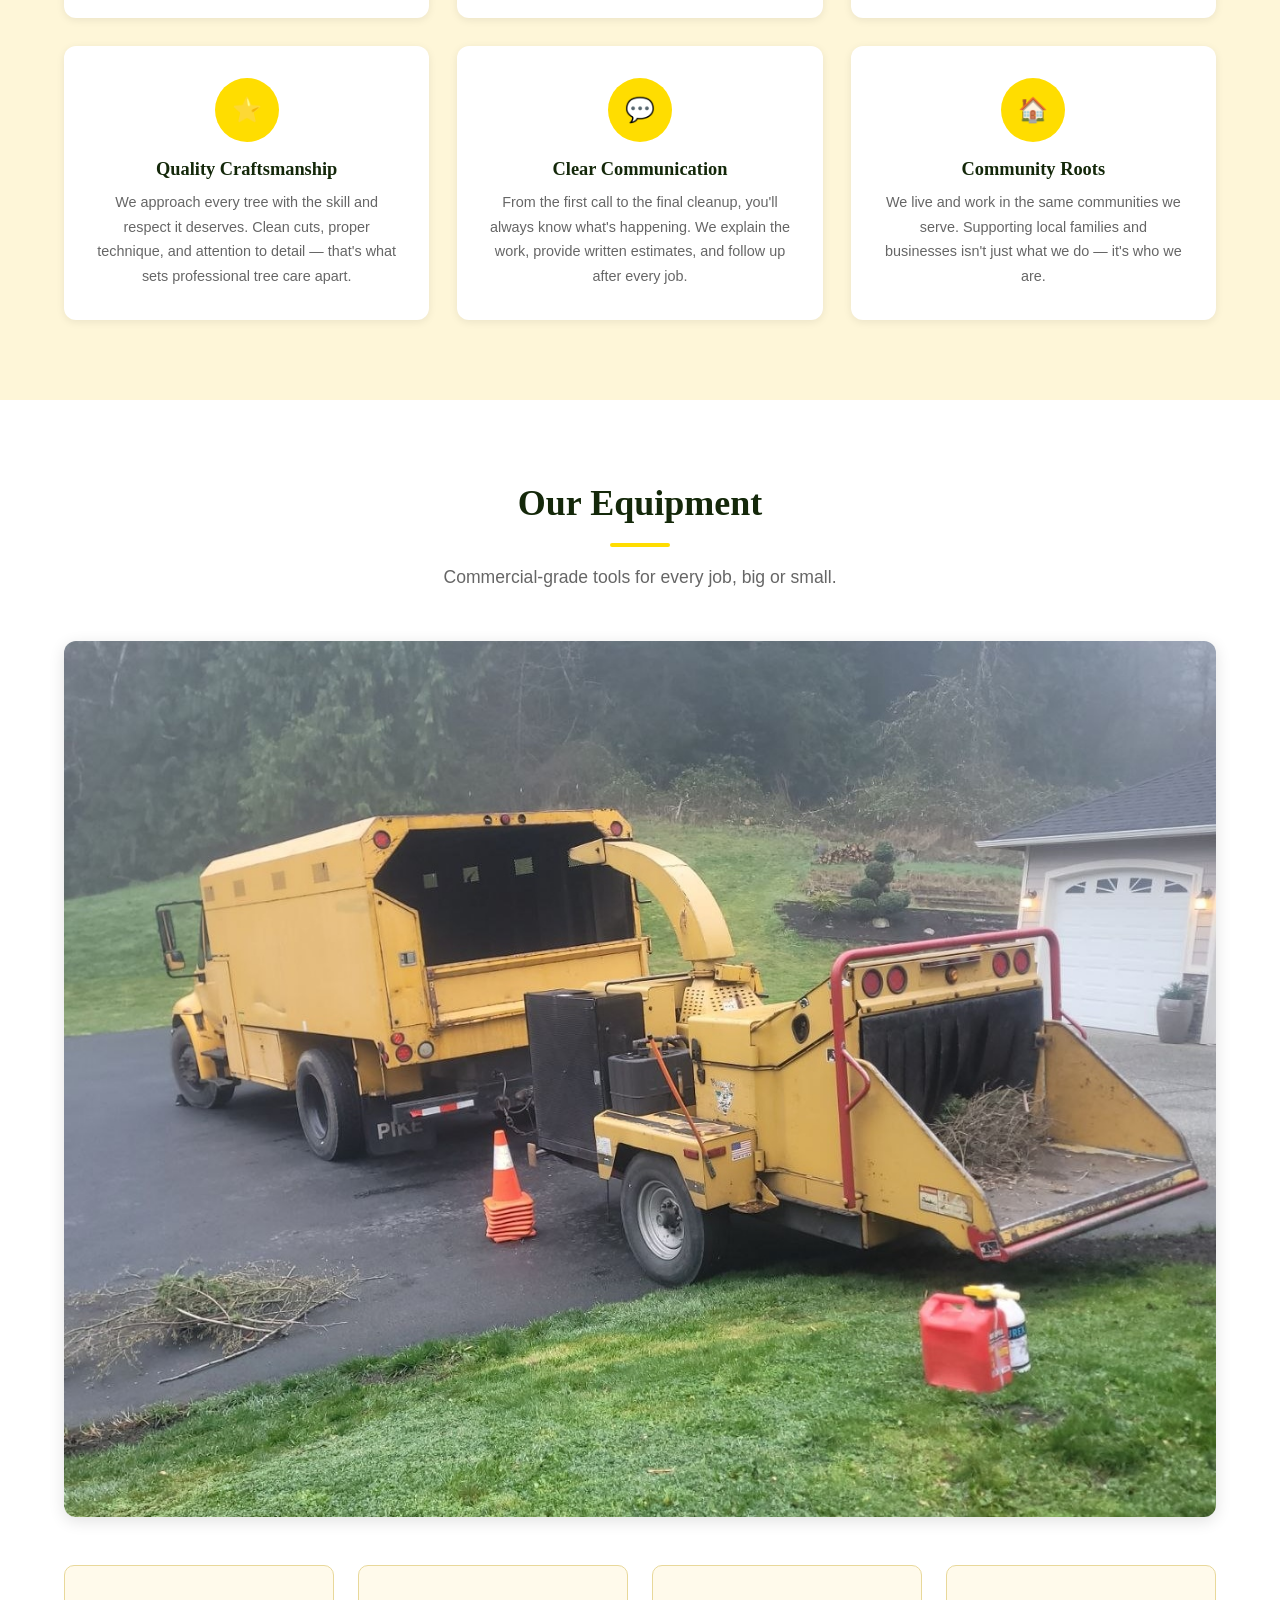
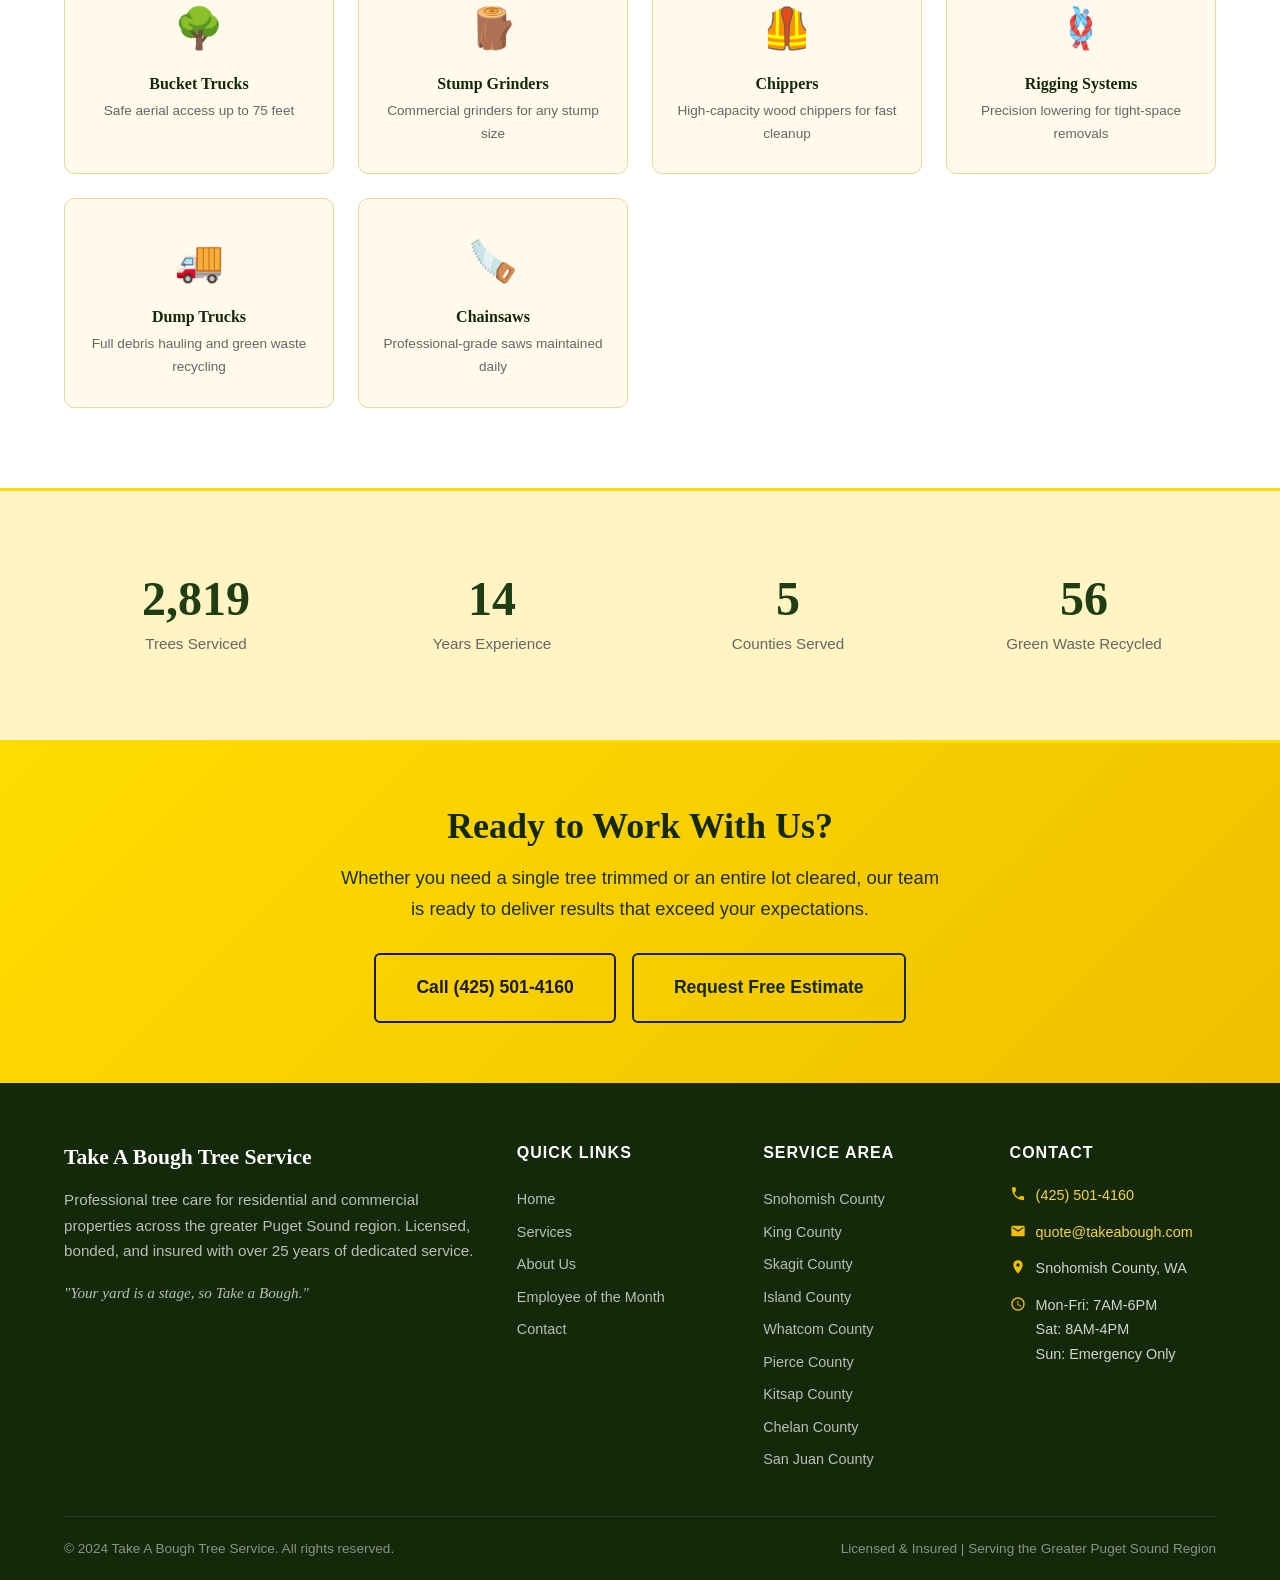
<file: about.html>
<!DOCTYPE html>
<html lang="en">
<head>
  <meta charset="UTF-8">
  <meta name="viewport" content="width=device-width, initial-scale=1.0">
  <title>About Us | Take A Bough Tree Service</title>
  <meta name="description" content="Learn about Take A Bough Tree Service — a family-run tree care company with 25+ years serving Snohomish County and the greater Puget Sound region. Licensed, insured, and committed to quality.">
  <meta name="robots" content="index, follow">
  <link rel="canonical" href="https://takeaboughtree.com/about.html">

  <meta property="og:title" content="About Us | Take A Bough Tree Service">
  <meta property="og:description" content="Family-run tree care with 25+ years of Pacific Northwest experience. Meet the team behind Take A Bough.">
  <meta property="og:type" content="website">
  <meta property="og:url" content="https://takeaboughtree.com/about.html">

  <link rel="icon" type="image/png" sizes="32x32" href="images/favicon-32.png">
  <link rel="icon" type="image/png" sizes="48x48" href="images/favicon-48.png">
  <link rel="apple-touch-icon" href="images/favicon.png">
  <link rel="stylesheet" href="css/styles.css">
</head>
<body>

  <!-- Header -->
  <header class="header" id="header">
    <div class="container">
      <a href="index.html" class="logo">
        <img src="images/logo-icon.png" alt="Take A Bough Tree Service" class="logo-img">
        <div class="logo-text">
          <h1>Take A Bough</h1>
          <span>Tree Service</span>
        </div>
      </a>

      <nav class="nav-links" id="navLinks">
        <a href="index.html">Home</a>
        <a href="services.html">Services</a>
        <a href="about.html" class="active">About</a>
        <a href="employee.html">Employee of the Month</a>
        <a href="contact.html">Contact</a>
      </nav>

      <div class="header-cta">
        <a href="tel:+14255014160" class="phone-btn">
          <svg viewBox="0 0 24 24"><path d="M6.62 10.79a15.05 15.05 0 006.59 6.59l2.2-2.2a1 1 0 011.01-.24 11.72 11.72 0 003.66.59 1 1 0 011 1v3.59a1 1 0 01-1 1A17 17 0 013 3a1 1 0 011-1h3.59a1 1 0 011 1 11.72 11.72 0 00.59 3.66 1 1 0 01-.24 1.01l-2.2 2.2z"/></svg>
          (425) 501-4160
        </a>
      </div>

      <div class="hamburger" id="hamburger">
        <span></span>
        <span></span>
        <span></span>
      </div>
    </div>
    <div class="nav-overlay" id="navOverlay"></div>
  </header>

  <!-- Page Hero -->
  <section class="page-hero">
    <div class="container">
      <h1>About Take A Bough</h1>
      <p>A family-run tree care company rooted in the Pacific Northwest for over 25 years.</p>
    </div>
  </section>

  <!-- Our Story -->
  <section class="about-story">
    <div class="container">
      <div class="about-story-inner animate-on-scroll">
        <div class="about-image-placeholder"><img src="images/about-team.jpg" alt="Take A Bough climber in tree" style="width:100%;height:100%;object-fit:cover;border-radius:12px;"></div>
        <div>
          <h2>Our Story</h2>
          <p>Take A Bough Tree Service started with a simple idea: provide honest, reliable tree care at a fair price. What began as a one-truck operation in Snohomish County has grown into a full-service tree care company serving nine counties across the greater Puget Sound region.</p>
          <p>Over the past 25 years, we've built our reputation one job at a time — showing up when we say we will, doing the work right the first time, and leaving every property cleaner than we found it. Our crews are trained in the latest safety protocols and equipped with commercial-grade machinery to handle projects of every scale.</p>
          <p>We've stayed true to our roots as a family-run business. Every client gets the same personal attention and quality of work, whether it's a single branch trim or a five-acre land clearing project. When you call Take A Bough, you're not getting a call center — you're talking to the people who will actually be on your property doing the work.</p>
        </div>
      </div>
    </div>
  </section>

  <!-- Our Values -->
  <section class="about-values">
    <div class="container">
      <h2 class="section-title">Our Values</h2>
      <p class="section-subtitle">The principles that guide every job we take on.</p>

      <div class="values-grid">
        <div class="value-card animate-on-scroll">
          <div class="value-icon">&#128737;&#65039;</div>
          <h3>Safety First</h3>
          <p>Every crew member is trained in OSHA and ANSI safety protocols. No shortcuts, no exceptions. Your property and our team go home safe every day.</p>
        </div>

        <div class="value-card animate-on-scroll">
          <div class="value-icon">&#129309;</div>
          <h3>Honest Work</h3>
          <p>We give you a straight answer and a fair price. If a tree doesn't need to come down, we'll tell you. We build trust by doing the right thing, even when no one's watching.</p>
        </div>

        <div class="value-card animate-on-scroll">
          <div class="value-icon">&#127793;</div>
          <h3>Environmental Care</h3>
          <p>We recycle 100% of the wood and green waste we remove. We practice selective clearing and recommend replanting strategies to keep the Pacific Northwest green.</p>
        </div>

        <div class="value-card animate-on-scroll">
          <div class="value-icon">&#11088;</div>
          <h3>Quality Craftsmanship</h3>
          <p>We approach every tree with the skill and respect it deserves. Clean cuts, proper technique, and attention to detail — that's what sets professional tree care apart.</p>
        </div>

        <div class="value-card animate-on-scroll">
          <div class="value-icon">&#128172;</div>
          <h3>Clear Communication</h3>
          <p>From the first call to the final cleanup, you'll always know what's happening. We explain the work, provide written estimates, and follow up after every job.</p>
        </div>

        <div class="value-card animate-on-scroll">
          <div class="value-icon">&#127968;</div>
          <h3>Community Roots</h3>
          <p>We live and work in the same communities we serve. Supporting local families and businesses isn't just what we do — it's who we are.</p>
        </div>
      </div>
    </div>
  </section>

  <!-- Equipment -->
  <section class="equipment-section">
    <div class="container">
      <h2 class="section-title">Our Equipment</h2>
      <p class="section-subtitle">Commercial-grade tools for every job, big or small.</p>

      <div style="margin-bottom:32px;border-radius:12px;overflow:hidden;box-shadow:0 4px 16px rgba(0,0,0,0.12);">
        <img src="images/equipment-truck.jpg" alt="Take A Bough chipper truck" style="width:100%;display:block;">
      </div>

      <div class="equipment-grid">
        <div class="equipment-item animate-on-scroll">
          <div class="equip-icon">&#127795;</div>
          <h4>Bucket Trucks</h4>
          <p>Safe aerial access up to 75 feet</p>
        </div>
        <div class="equipment-item animate-on-scroll">
          <div class="equip-icon">🪵</div>
          <h4>Stump Grinders</h4>
          <p>Commercial grinders for any stump size</p>
        </div>
        <div class="equipment-item animate-on-scroll">
          <div class="equip-icon">🦺</div>
          <h4>Chippers</h4>
          <p>High-capacity wood chippers for fast cleanup</p>
        </div>
        <div class="equipment-item animate-on-scroll">
          <div class="equip-icon">🪢</div>
          <h4>Rigging Systems</h4>
          <p>Precision lowering for tight-space removals</p>
        </div>
        <div class="equipment-item animate-on-scroll">
          <div class="equip-icon">&#128666;</div>
          <h4>Dump Trucks</h4>
          <p>Full debris hauling and green waste recycling</p>
        </div>
        <div class="equipment-item animate-on-scroll">
          <div class="equip-icon">🪚</div>
          <h4>Chainsaws</h4>
          <p>Professional-grade saws maintained daily</p>
        </div>
      </div>
    </div>
  </section>

  <!-- Stats Section -->
  <section class="stats-section">
    <div class="container">
      <div class="stats-grid">
        <div class="stat-item animate-on-scroll">
          <div class="stat-number" data-target="5000" data-suffix="+">0</div>
          <div class="stat-label">Trees Serviced</div>
        </div>
        <div class="stat-item animate-on-scroll">
          <div class="stat-number" data-target="25" data-suffix="+">0</div>
          <div class="stat-label">Years Experience</div>
        </div>
        <div class="stat-item animate-on-scroll">
          <div class="stat-number" data-target="9">0</div>
          <div class="stat-label">Counties Served</div>
        </div>
        <div class="stat-item animate-on-scroll">
          <div class="stat-number" data-target="100" data-suffix="%">0</div>
          <div class="stat-label">Green Waste Recycled</div>
        </div>
      </div>
    </div>
  </section>

  <!-- CTA Banner -->
  <section class="cta-banner">
    <div class="container">
      <h2>Ready to Work With Us?</h2>
      <p>Whether you need a single tree trimmed or an entire lot cleared, our team is ready to deliver results that exceed your expectations.</p>
      <div class="cta-buttons">
        <a href="tel:+14255014160" class="btn btn-primary btn-large">Call (425) 501-4160</a>
        <a href="contact.html" class="btn btn-secondary btn-large">Request Free Estimate</a>
      </div>
    </div>
  </section>

  <!-- Footer -->
  <footer class="footer">
    <div class="container">
      <div class="footer-grid">
        <div class="footer-about">
          <h3>Take A Bough Tree Service</h3>
          <p>Professional tree care for residential and commercial properties across the greater Puget Sound region. Licensed, bonded, and insured with over 25 years of dedicated service.</p>
          <p class="footer-slogan">"Your yard is a stage, so Take a Bough."</p>
        </div>

        <div>
          <h4>Quick Links</h4>
          <div class="footer-links">
            <a href="index.html">Home</a>
            <a href="services.html">Services</a>
            <a href="about.html">About Us</a>
            <a href="employee.html">Employee of the Month</a>
            <a href="contact.html">Contact</a>
          </div>
        </div>

        <div>
          <h4>Service Area</h4>
          <div class="footer-links">
            <a href="contact.html#service-area">Snohomish County</a>
            <a href="contact.html#service-area">King County</a>
            <a href="contact.html#service-area">Skagit County</a>
            <a href="contact.html#service-area">Island County</a>
            <a href="contact.html#service-area">Whatcom County</a>
            <a href="contact.html#service-area">Pierce County</a>
            <a href="contact.html#service-area">Kitsap County</a>
            <a href="contact.html#service-area">Chelan County</a>
            <a href="contact.html#service-area">San Juan County</a>
          </div>
        </div>

        <div>
          <h4>Contact</h4>
          <div class="footer-contact-item">
            <svg viewBox="0 0 24 24"><path d="M6.62 10.79a15.05 15.05 0 006.59 6.59l2.2-2.2a1 1 0 011.01-.24 11.72 11.72 0 003.66.59 1 1 0 011 1v3.59a1 1 0 01-1 1A17 17 0 013 3a1 1 0 011-1h3.59a1 1 0 011 1 11.72 11.72 0 00.59 3.66 1 1 0 01-.24 1.01l-2.2 2.2z"/></svg>
            <a href="tel:+14255014160">(425) 501-4160</a>
          </div>
          <div class="footer-contact-item">
            <svg viewBox="0 0 24 24"><path d="M20 4H4c-1.1 0-2 .9-2 2v12c0 1.1.9 2 2 2h16c1.1 0 2-.9 2-2V6c0-1.1-.9-2-2-2zm0 4l-8 5-8-5V6l8 5 8-5v2z"/></svg>
            <a href="mailto:quote@takeabough.com">quote@takeabough.com</a>
          </div>
          <div class="footer-contact-item">
            <svg viewBox="0 0 24 24"><path d="M12 2C8.13 2 5 5.13 5 9c0 5.25 7 13 7 13s7-7.75 7-13c0-3.87-3.13-7-7-7zm0 9.5a2.5 2.5 0 010-5 2.5 2.5 0 010 5z"/></svg>
            <span>Snohomish County, WA</span>
          </div>
          <div class="footer-contact-item" style="margin-top: 12px;">
            <svg viewBox="0 0 24 24"><path d="M11.99 2C6.47 2 2 6.48 2 12s4.47 10 9.99 10C17.52 22 22 17.52 22 12S17.52 2 11.99 2zM12 20c-4.42 0-8-3.58-8-8s3.58-8 8-8 8 3.58 8 8-3.58 8-8 8zm.5-13H11v6l5.25 3.15.75-1.23-4.5-2.67z"/></svg>
            <span>Mon-Fri: 7AM-6PM<br>Sat: 8AM-4PM<br>Sun: Emergency Only</span>
          </div>
        </div>
      </div>

      <div class="footer-bottom">
        <span>&copy; 2024 Take A Bough Tree Service. All rights reserved.</span>
        <span>Licensed &amp; Insured | Serving the Greater Puget Sound Region</span>
      </div>
    </div>
  </footer>

  <button class="back-to-top" id="backToTop" aria-label="Back to top">&#8593;</button>

  <div class="mobile-call-bar">
    <a href="tel:+14255014160">
      <svg width="20" height="20" viewBox="0 0 24 24" fill="white"><path d="M6.62 10.79a15.05 15.05 0 006.59 6.59l2.2-2.2a1 1 0 011.01-.24 11.72 11.72 0 003.66.59 1 1 0 011 1v3.59a1 1 0 01-1 1A17 17 0 013 3a1 1 0 011-1h3.59a1 1 0 011 1 11.72 11.72 0 00.59 3.66 1 1 0 01-.24 1.01l-2.2 2.2z"/></svg>
      Call Now: (425) 501-4160
    </a>
  </div>

  <script src="js/main.js"></script>
</body>
</html>
</file>
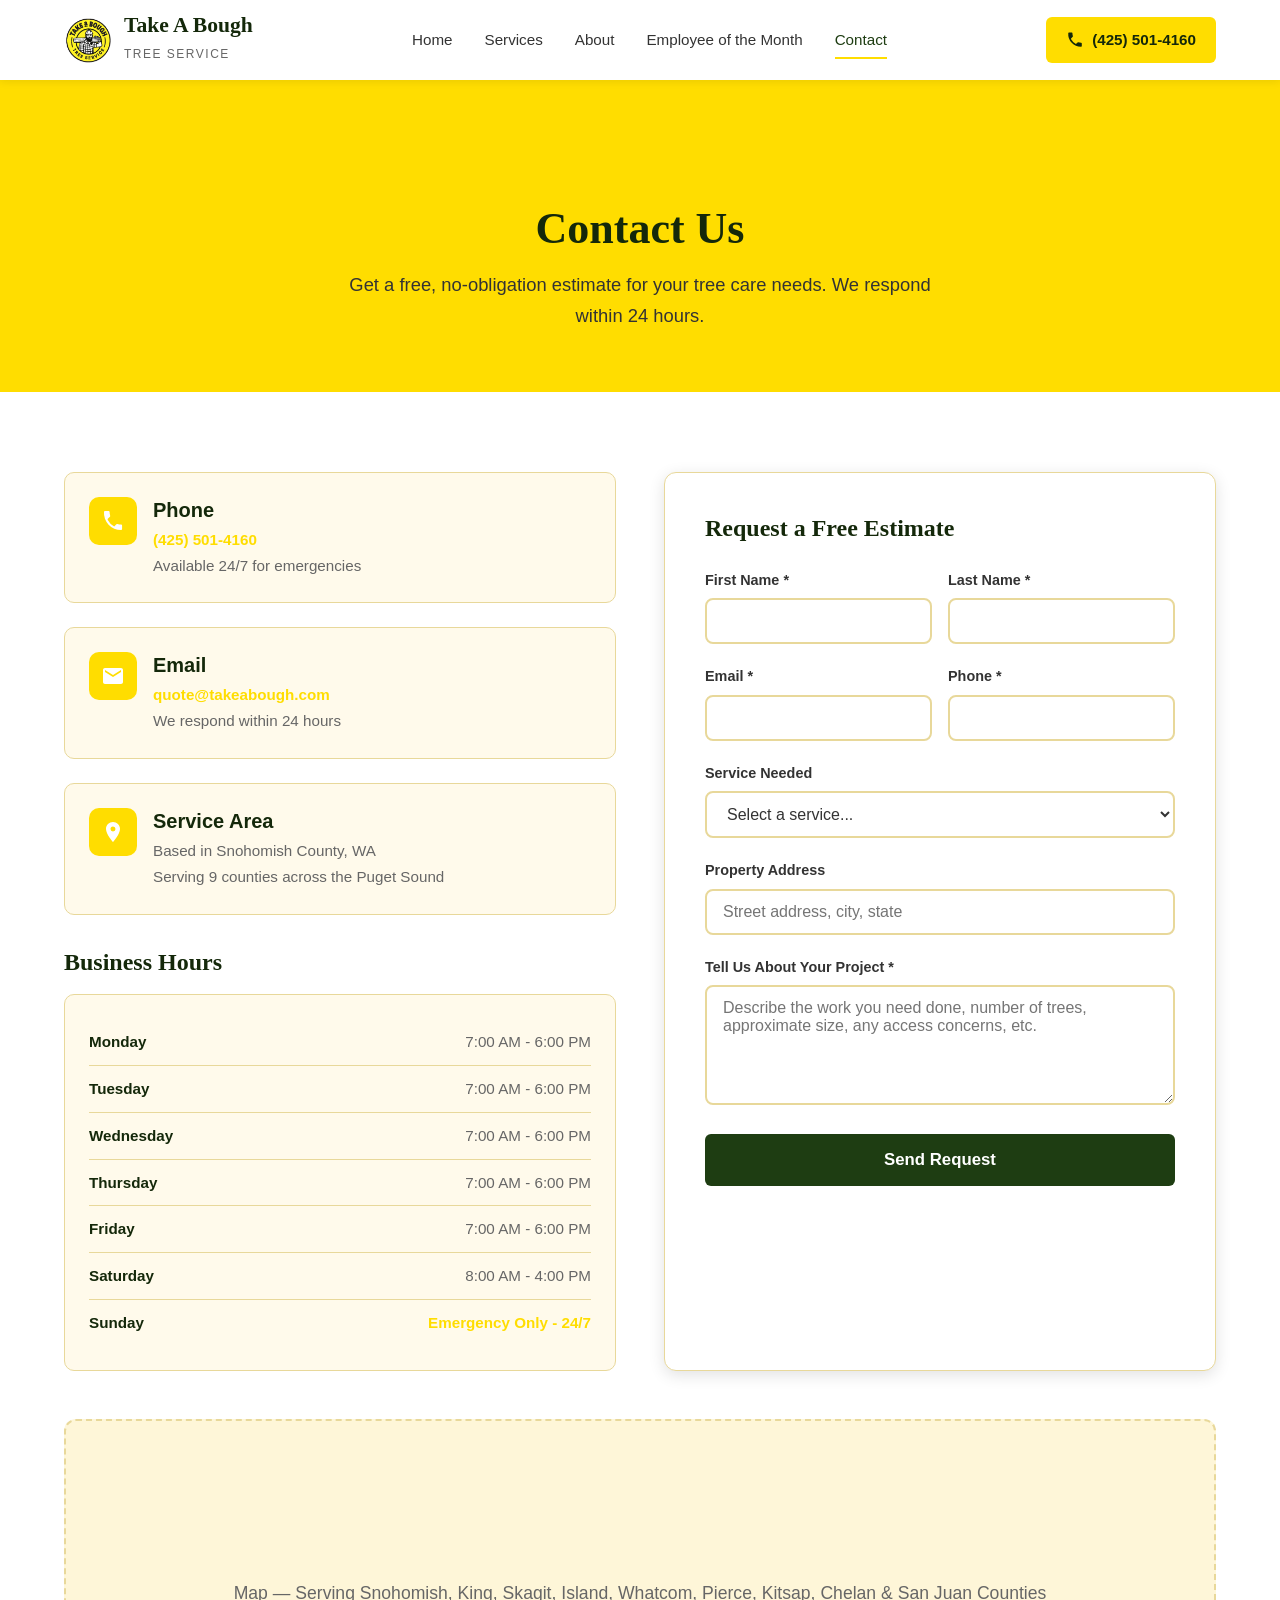
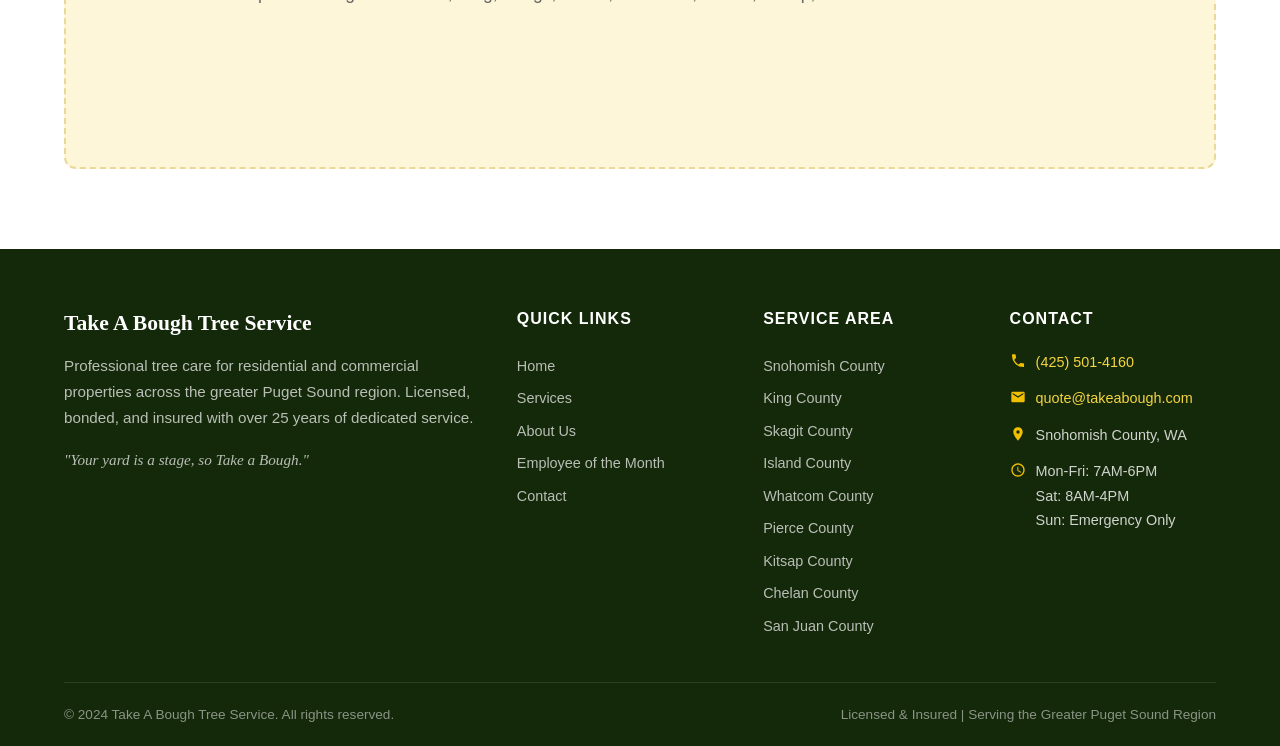
<file: contact.html>
<!DOCTYPE html>
<html lang="en">
<head>
  <meta charset="UTF-8">
  <meta name="viewport" content="width=device-width, initial-scale=1.0">
  <title>Contact Us | Take A Bough Tree Service</title>
  <meta name="description" content="Contact Take A Bough Tree Service for a free estimate. Call (425) 501-4160 or fill out our online form. Serving Snohomish County, King County, Skagit County, and surrounding areas.">
  <meta name="robots" content="index, follow">
  <link rel="canonical" href="https://takeaboughtree.com/contact.html">

  <meta property="og:title" content="Contact Us | Take A Bough Tree Service">
  <meta property="og:description" content="Get a free tree service estimate. Call (425) 501-4160 or submit our contact form. Serving 9 counties across the Puget Sound.">
  <meta property="og:type" content="website">
  <meta property="og:url" content="https://takeaboughtree.com/contact.html">

  <link rel="icon" type="image/png" sizes="32x32" href="images/favicon-32.png">
  <link rel="icon" type="image/png" sizes="48x48" href="images/favicon-48.png">
  <link rel="apple-touch-icon" href="images/favicon.png">
  <link rel="stylesheet" href="css/styles.css">
</head>
<body>

  <!-- Header -->
  <header class="header" id="header">
    <div class="container">
      <a href="index.html" class="logo">
        <img src="images/logo-icon.png" alt="Take A Bough Tree Service" class="logo-img">
        <div class="logo-text">
          <h1>Take A Bough</h1>
          <span>Tree Service</span>
        </div>
      </a>

      <nav class="nav-links" id="navLinks">
        <a href="index.html">Home</a>
        <a href="services.html">Services</a>
        <a href="about.html">About</a>
        <a href="employee.html">Employee of the Month</a>
        <a href="contact.html" class="active">Contact</a>
      </nav>

      <div class="header-cta">
        <a href="tel:+14255014160" class="phone-btn">
          <svg viewBox="0 0 24 24"><path d="M6.62 10.79a15.05 15.05 0 006.59 6.59l2.2-2.2a1 1 0 011.01-.24 11.72 11.72 0 003.66.59 1 1 0 011 1v3.59a1 1 0 01-1 1A17 17 0 013 3a1 1 0 011-1h3.59a1 1 0 011 1 11.72 11.72 0 00.59 3.66 1 1 0 01-.24 1.01l-2.2 2.2z"/></svg>
          (425) 501-4160
        </a>
      </div>

      <div class="hamburger" id="hamburger">
        <span></span>
        <span></span>
        <span></span>
      </div>
    </div>
    <div class="nav-overlay" id="navOverlay"></div>
  </header>

  <!-- Page Hero -->
  <section class="page-hero">
    <div class="container">
      <h1>Contact Us</h1>
      <p>Get a free, no-obligation estimate for your tree care needs. We respond within 24 hours.</p>
    </div>
  </section>

  <!-- Contact Section -->
  <section class="contact-section">
    <div class="container">
      <div class="contact-grid">

        <!-- Left Column: Info + Hours -->
        <div>
          <div class="contact-info-cards">
            <div class="contact-card animate-on-scroll">
              <div class="contact-card-icon">
                <svg viewBox="0 0 24 24" fill="white" width="24" height="24"><path d="M6.62 10.79a15.05 15.05 0 006.59 6.59l2.2-2.2a1 1 0 011.01-.24 11.72 11.72 0 003.66.59 1 1 0 011 1v3.59a1 1 0 01-1 1A17 17 0 013 3a1 1 0 011-1h3.59a1 1 0 011 1 11.72 11.72 0 00.59 3.66 1 1 0 01-.24 1.01l-2.2 2.2z"/></svg>
              </div>
              <div>
                <h4>Phone</h4>
                <p><a href="tel:+14255014160">(425) 501-4160</a></p>
                <p class="mb-0">Available 24/7 for emergencies</p>
              </div>
            </div>

            <div class="contact-card animate-on-scroll">
              <div class="contact-card-icon">
                <svg viewBox="0 0 24 24" fill="white" width="24" height="24"><path d="M20 4H4c-1.1 0-2 .9-2 2v12c0 1.1.9 2 2 2h16c1.1 0 2-.9 2-2V6c0-1.1-.9-2-2-2zm0 4l-8 5-8-5V6l8 5 8-5v2z"/></svg>
              </div>
              <div>
                <h4>Email</h4>
                <p><a href="mailto:quote@takeabough.com">quote@takeabough.com</a></p>
                <p class="mb-0">We respond within 24 hours</p>
              </div>
            </div>

            <div class="contact-card animate-on-scroll">
              <div class="contact-card-icon">
                <svg viewBox="0 0 24 24" fill="white" width="24" height="24"><path d="M12 2C8.13 2 5 5.13 5 9c0 5.25 7 13 7 13s7-7.75 7-13c0-3.87-3.13-7-7-7zm0 9.5a2.5 2.5 0 010-5 2.5 2.5 0 010 5z"/></svg>
              </div>
              <div>
                <h4>Service Area</h4>
                <p>Based in Snohomish County, WA</p>
                <p class="mb-0">Serving 9 counties across the Puget Sound</p>
              </div>
            </div>
          </div>

          <div class="business-hours animate-on-scroll">
            <h3>Business Hours</h3>
            <div class="hours-list">
              <div class="hours-item">
                <span class="day">Monday</span>
                <span class="time">7:00 AM - 6:00 PM</span>
              </div>
              <div class="hours-item">
                <span class="day">Tuesday</span>
                <span class="time">7:00 AM - 6:00 PM</span>
              </div>
              <div class="hours-item">
                <span class="day">Wednesday</span>
                <span class="time">7:00 AM - 6:00 PM</span>
              </div>
              <div class="hours-item">
                <span class="day">Thursday</span>
                <span class="time">7:00 AM - 6:00 PM</span>
              </div>
              <div class="hours-item">
                <span class="day">Friday</span>
                <span class="time">7:00 AM - 6:00 PM</span>
              </div>
              <div class="hours-item">
                <span class="day">Saturday</span>
                <span class="time">8:00 AM - 4:00 PM</span>
              </div>
              <div class="hours-item emergency">
                <span class="day">Sunday</span>
                <span class="time">Emergency Only - 24/7</span>
              </div>
            </div>
          </div>
        </div>

        <!-- Right Column: Form -->
        <div class="contact-form animate-on-scroll">
          <h3>Request a Free Estimate</h3>
          <form id="contactForm">
            <div class="form-row">
              <div class="form-group">
                <label for="firstName">First Name *</label>
                <input type="text" id="firstName" name="firstName" required>
                <div class="error-message"></div>
              </div>
              <div class="form-group">
                <label for="lastName">Last Name *</label>
                <input type="text" id="lastName" name="lastName" required>
                <div class="error-message"></div>
              </div>
            </div>

            <div class="form-row">
              <div class="form-group">
                <label for="email">Email *</label>
                <input type="email" id="email" name="email" required>
                <div class="error-message"></div>
              </div>
              <div class="form-group">
                <label for="phone">Phone *</label>
                <input type="tel" id="phone" name="phone" required>
                <div class="error-message"></div>
              </div>
            </div>

            <div class="form-group">
              <label for="service">Service Needed</label>
              <select id="service" name="service">
                <option value="">Select a service...</option>
                <option value="tree-removal">Tree Removal</option>
                <option value="trimming">Tree Trimming &amp; Pruning</option>
                <option value="stump-grinding">Stump Grinding</option>
                <option value="emergency">Emergency Storm Damage</option>
                <option value="land-clearing">Land Clearing</option>
                <option value="consultation">Arborist Consultation</option>
                <option value="other">Other</option>
              </select>
            </div>

            <div class="form-group">
              <label for="address">Property Address</label>
              <input type="text" id="address" name="address" placeholder="Street address, city, state">
            </div>

            <div class="form-group">
              <label for="message">Tell Us About Your Project *</label>
              <textarea id="message" name="message" rows="5" required placeholder="Describe the work you need done, number of trees, approximate size, any access concerns, etc."></textarea>
              <div class="error-message"></div>
            </div>

            <button type="submit" class="btn btn-green">Send Request</button>
          </form>
        </div>

      </div>

      <!-- Map Placeholder -->
      <div class="map-placeholder animate-on-scroll" id="service-area">
        Map — Serving Snohomish, King, Skagit, Island, Whatcom, Pierce, Kitsap, Chelan &amp; San Juan Counties
      </div>
    </div>
  </section>

  <!-- Footer -->
  <footer class="footer">
    <div class="container">
      <div class="footer-grid">
        <div class="footer-about">
          <h3>Take A Bough Tree Service</h3>
          <p>Professional tree care for residential and commercial properties across the greater Puget Sound region. Licensed, bonded, and insured with over 25 years of dedicated service.</p>
          <p class="footer-slogan">"Your yard is a stage, so Take a Bough."</p>
        </div>

        <div>
          <h4>Quick Links</h4>
          <div class="footer-links">
            <a href="index.html">Home</a>
            <a href="services.html">Services</a>
            <a href="about.html">About Us</a>
            <a href="employee.html">Employee of the Month</a>
            <a href="contact.html">Contact</a>
          </div>
        </div>

        <div>
          <h4>Service Area</h4>
          <div class="footer-links">
            <a href="contact.html#service-area">Snohomish County</a>
            <a href="contact.html#service-area">King County</a>
            <a href="contact.html#service-area">Skagit County</a>
            <a href="contact.html#service-area">Island County</a>
            <a href="contact.html#service-area">Whatcom County</a>
            <a href="contact.html#service-area">Pierce County</a>
            <a href="contact.html#service-area">Kitsap County</a>
            <a href="contact.html#service-area">Chelan County</a>
            <a href="contact.html#service-area">San Juan County</a>
          </div>
        </div>

        <div>
          <h4>Contact</h4>
          <div class="footer-contact-item">
            <svg viewBox="0 0 24 24"><path d="M6.62 10.79a15.05 15.05 0 006.59 6.59l2.2-2.2a1 1 0 011.01-.24 11.72 11.72 0 003.66.59 1 1 0 011 1v3.59a1 1 0 01-1 1A17 17 0 013 3a1 1 0 011-1h3.59a1 1 0 011 1 11.72 11.72 0 00.59 3.66 1 1 0 01-.24 1.01l-2.2 2.2z"/></svg>
            <a href="tel:+14255014160">(425) 501-4160</a>
          </div>
          <div class="footer-contact-item">
            <svg viewBox="0 0 24 24"><path d="M20 4H4c-1.1 0-2 .9-2 2v12c0 1.1.9 2 2 2h16c1.1 0 2-.9 2-2V6c0-1.1-.9-2-2-2zm0 4l-8 5-8-5V6l8 5 8-5v2z"/></svg>
            <a href="mailto:quote@takeabough.com">quote@takeabough.com</a>
          </div>
          <div class="footer-contact-item">
            <svg viewBox="0 0 24 24"><path d="M12 2C8.13 2 5 5.13 5 9c0 5.25 7 13 7 13s7-7.75 7-13c0-3.87-3.13-7-7-7zm0 9.5a2.5 2.5 0 010-5 2.5 2.5 0 010 5z"/></svg>
            <span>Snohomish County, WA</span>
          </div>
          <div class="footer-contact-item" style="margin-top: 12px;">
            <svg viewBox="0 0 24 24"><path d="M11.99 2C6.47 2 2 6.48 2 12s4.47 10 9.99 10C17.52 22 22 17.52 22 12S17.52 2 11.99 2zM12 20c-4.42 0-8-3.58-8-8s3.58-8 8-8 8 3.58 8 8-3.58 8-8 8zm.5-13H11v6l5.25 3.15.75-1.23-4.5-2.67z"/></svg>
            <span>Mon-Fri: 7AM-6PM<br>Sat: 8AM-4PM<br>Sun: Emergency Only</span>
          </div>
        </div>
      </div>

      <div class="footer-bottom">
        <span>&copy; 2024 Take A Bough Tree Service. All rights reserved.</span>
        <span>Licensed &amp; Insured | Serving the Greater Puget Sound Region</span>
      </div>
    </div>
  </footer>

  <button class="back-to-top" id="backToTop" aria-label="Back to top">&#8593;</button>

  <div class="mobile-call-bar">
    <a href="tel:+14255014160">
      <svg width="20" height="20" viewBox="0 0 24 24" fill="white"><path d="M6.62 10.79a15.05 15.05 0 006.59 6.59l2.2-2.2a1 1 0 011.01-.24 11.72 11.72 0 003.66.59 1 1 0 011 1v3.59a1 1 0 01-1 1A17 17 0 013 3a1 1 0 011-1h3.59a1 1 0 011 1 11.72 11.72 0 00.59 3.66 1 1 0 01-.24 1.01l-2.2 2.2z"/></svg>
      Call Now: (425) 501-4160
    </a>
  </div>

  <script src="js/main.js"></script>
</body>
</html>
</file>
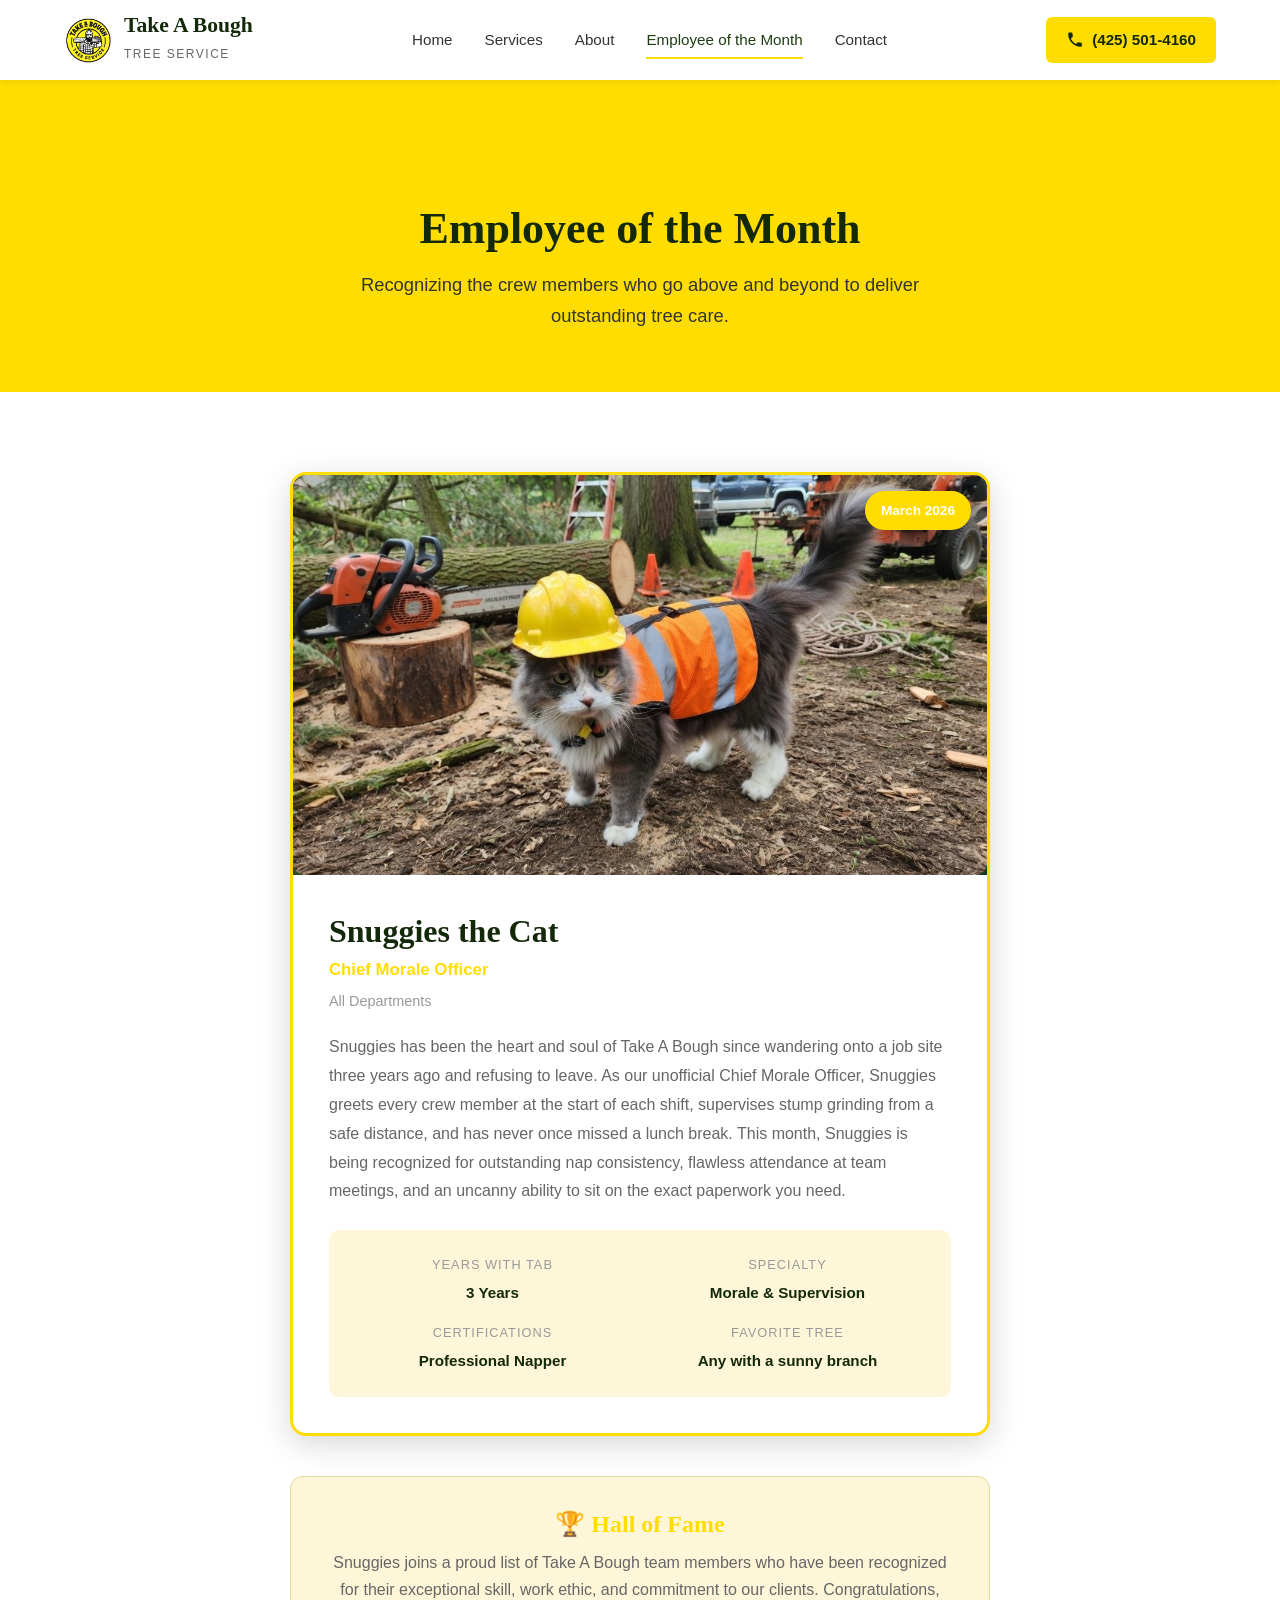
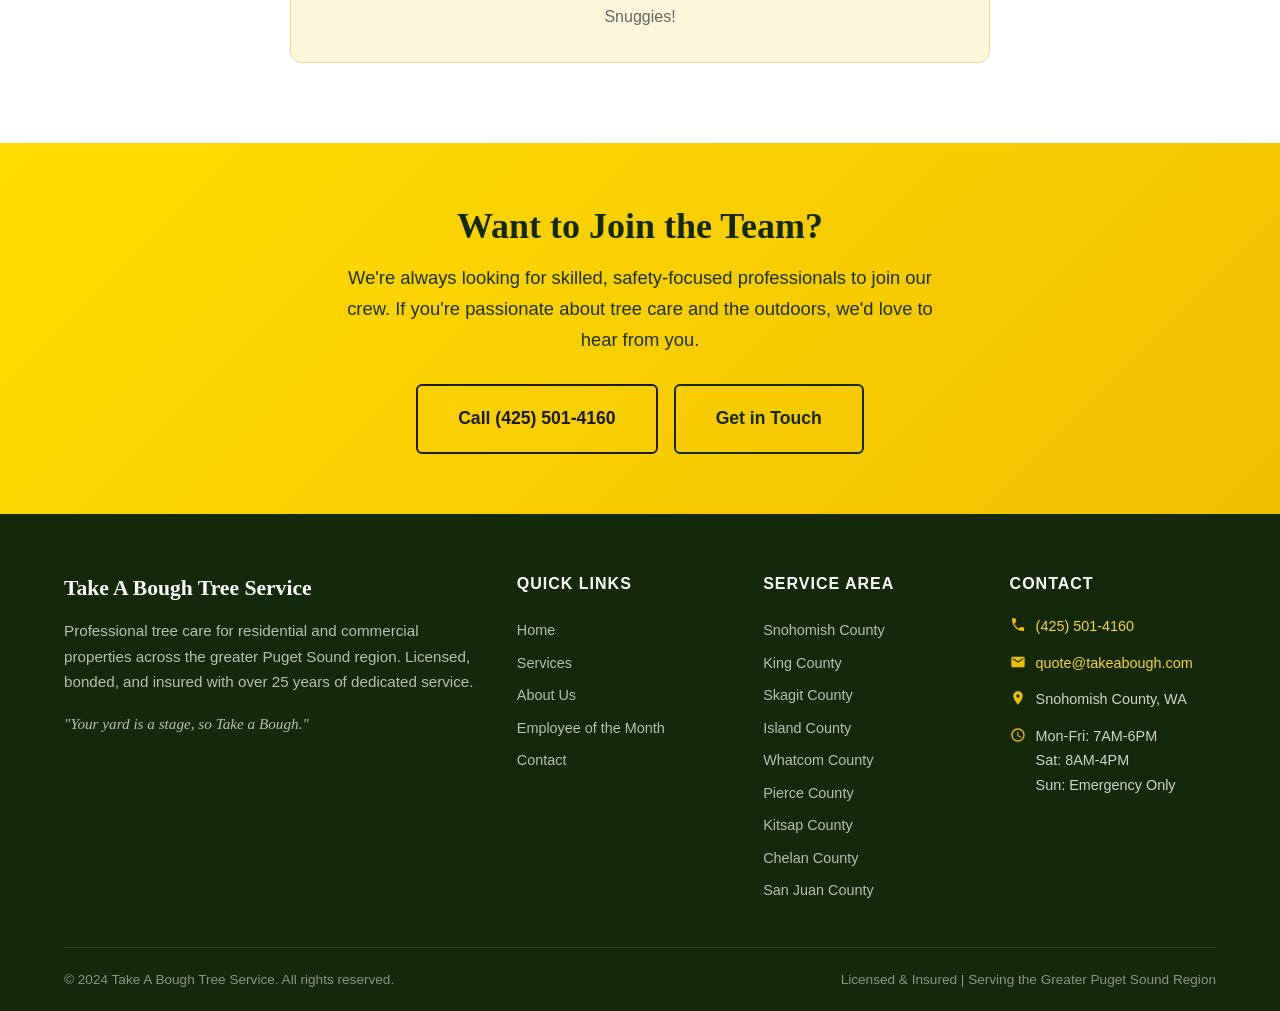
<file: employee.html>
<!DOCTYPE html>
<html lang="en">
<head>
  <meta charset="UTF-8">
  <meta name="viewport" content="width=device-width, initial-scale=1.0">
  <title>Employee of the Month | Take A Bough Tree Service</title>
  <meta name="description" content="Meet the outstanding team members who make Take A Bough Tree Service the best in the Pacific Northwest. Employee of the Month recognition program.">
  <meta name="robots" content="index, follow">
  <link rel="canonical" href="https://takeaboughtree.com/employee.html">

  <meta property="og:title" content="Employee of the Month | Take A Bough Tree Service">
  <meta property="og:description" content="Recognizing the dedicated crew members who go above and beyond at Take A Bough Tree Service.">
  <meta property="og:type" content="website">
  <meta property="og:url" content="https://takeaboughtree.com/employee.html">

  <link rel="icon" type="image/png" sizes="32x32" href="images/favicon-32.png">
  <link rel="icon" type="image/png" sizes="48x48" href="images/favicon-48.png">
  <link rel="apple-touch-icon" href="images/favicon.png">
  <link rel="stylesheet" href="css/styles.css">
</head>
<body>

  <!-- Header -->
  <header class="header" id="header">
    <div class="container">
      <a href="index.html" class="logo">
        <img src="images/logo-icon.png" alt="Take A Bough Tree Service" class="logo-img">
        <div class="logo-text">
          <h1>Take A Bough</h1>
          <span>Tree Service</span>
        </div>
      </a>

      <nav class="nav-links" id="navLinks">
        <a href="index.html">Home</a>
        <a href="services.html">Services</a>
        <a href="about.html">About</a>
        <a href="employee.html" class="active">Employee of the Month</a>
        <a href="contact.html">Contact</a>
      </nav>

      <div class="header-cta">
        <a href="tel:+14255014160" class="phone-btn">
          <svg viewBox="0 0 24 24"><path d="M6.62 10.79a15.05 15.05 0 006.59 6.59l2.2-2.2a1 1 0 011.01-.24 11.72 11.72 0 003.66.59 1 1 0 011 1v3.59a1 1 0 01-1 1A17 17 0 013 3a1 1 0 011-1h3.59a1 1 0 011 1 11.72 11.72 0 00.59 3.66 1 1 0 01-.24 1.01l-2.2 2.2z"/></svg>
          (425) 501-4160
        </a>
      </div>

      <div class="hamburger" id="hamburger">
        <span></span>
        <span></span>
        <span></span>
      </div>
    </div>
    <div class="nav-overlay" id="navOverlay"></div>
  </header>

  <!-- Page Hero -->
  <section class="page-hero">
    <div class="container">
      <h1>Employee of the Month</h1>
      <p>Recognizing the crew members who go above and beyond to deliver outstanding tree care.</p>
    </div>
  </section>

  <!-- Employee Feature -->
  <section class="employee-section">
    <div class="container">
      <div class="employee-featured animate-on-scroll">
        <div class="employee-photo">
          <img src="images/snuggies.jpg" alt="Snuggies the Cat - Employee of the Month" style="width:100%;height:100%;object-fit:cover;border-radius:12px;">
          <div class="employee-badge">March 2026</div>
        </div>

        <div class="employee-info">
          <h2 class="employee-name">Snuggies the Cat</h2>
          <div class="employee-title">Chief Morale Officer</div>
          <div class="employee-dept">All Departments</div>

          <p class="employee-bio">Snuggies has been the heart and soul of Take A Bough since wandering onto a job site three years ago and refusing to leave. As our unofficial Chief Morale Officer, Snuggies greets every crew member at the start of each shift, supervises stump grinding from a safe distance, and has never once missed a lunch break. This month, Snuggies is being recognized for outstanding nap consistency, flawless attendance at team meetings, and an uncanny ability to sit on the exact paperwork you need.</p>

          <div class="employee-stats">
            <div class="employee-stat">
              <div class="employee-stat-label">Years with TAB</div>
              <div class="employee-stat-value">3 Years</div>
            </div>
            <div class="employee-stat">
              <div class="employee-stat-label">Specialty</div>
              <div class="employee-stat-value">Morale &amp; Supervision</div>
            </div>
            <div class="employee-stat">
              <div class="employee-stat-label">Certifications</div>
              <div class="employee-stat-value">Professional Napper</div>
            </div>
            <div class="employee-stat">
              <div class="employee-stat-label">Favorite Tree</div>
              <div class="employee-stat-value">Any with a sunny branch</div>
            </div>
          </div>
        </div>
      </div>

      <div class="employee-consecutive animate-on-scroll">
        <h3>&#127942; Hall of Fame</h3>
        <p>Snuggies joins a proud list of Take A Bough team members who have been recognized for their exceptional skill, work ethic, and commitment to our clients. Congratulations, Snuggies!</p>
      </div>
    </div>
  </section>

  <!-- CTA Banner -->
  <section class="cta-banner">
    <div class="container">
      <h2>Want to Join the Team?</h2>
      <p>We're always looking for skilled, safety-focused professionals to join our crew. If you're passionate about tree care and the outdoors, we'd love to hear from you.</p>
      <div class="cta-buttons">
        <a href="tel:+14255014160" class="btn btn-primary btn-large">Call (425) 501-4160</a>
        <a href="contact.html" class="btn btn-secondary btn-large">Get in Touch</a>
      </div>
    </div>
  </section>

  <!-- Footer -->
  <footer class="footer">
    <div class="container">
      <div class="footer-grid">
        <div class="footer-about">
          <h3>Take A Bough Tree Service</h3>
          <p>Professional tree care for residential and commercial properties across the greater Puget Sound region. Licensed, bonded, and insured with over 25 years of dedicated service.</p>
          <p class="footer-slogan">"Your yard is a stage, so Take a Bough."</p>
        </div>

        <div>
          <h4>Quick Links</h4>
          <div class="footer-links">
            <a href="index.html">Home</a>
            <a href="services.html">Services</a>
            <a href="about.html">About Us</a>
            <a href="employee.html">Employee of the Month</a>
            <a href="contact.html">Contact</a>
          </div>
        </div>

        <div>
          <h4>Service Area</h4>
          <div class="footer-links">
            <a href="contact.html#service-area">Snohomish County</a>
            <a href="contact.html#service-area">King County</a>
            <a href="contact.html#service-area">Skagit County</a>
            <a href="contact.html#service-area">Island County</a>
            <a href="contact.html#service-area">Whatcom County</a>
            <a href="contact.html#service-area">Pierce County</a>
            <a href="contact.html#service-area">Kitsap County</a>
            <a href="contact.html#service-area">Chelan County</a>
            <a href="contact.html#service-area">San Juan County</a>
          </div>
        </div>

        <div>
          <h4>Contact</h4>
          <div class="footer-contact-item">
            <svg viewBox="0 0 24 24"><path d="M6.62 10.79a15.05 15.05 0 006.59 6.59l2.2-2.2a1 1 0 011.01-.24 11.72 11.72 0 003.66.59 1 1 0 011 1v3.59a1 1 0 01-1 1A17 17 0 013 3a1 1 0 011-1h3.59a1 1 0 011 1 11.72 11.72 0 00.59 3.66 1 1 0 01-.24 1.01l-2.2 2.2z"/></svg>
            <a href="tel:+14255014160">(425) 501-4160</a>
          </div>
          <div class="footer-contact-item">
            <svg viewBox="0 0 24 24"><path d="M20 4H4c-1.1 0-2 .9-2 2v12c0 1.1.9 2 2 2h16c1.1 0 2-.9 2-2V6c0-1.1-.9-2-2-2zm0 4l-8 5-8-5V6l8 5 8-5v2z"/></svg>
            <a href="mailto:quote@takeabough.com">quote@takeabough.com</a>
          </div>
          <div class="footer-contact-item">
            <svg viewBox="0 0 24 24"><path d="M12 2C8.13 2 5 5.13 5 9c0 5.25 7 13 7 13s7-7.75 7-13c0-3.87-3.13-7-7-7zm0 9.5a2.5 2.5 0 010-5 2.5 2.5 0 010 5z"/></svg>
            <span>Snohomish County, WA</span>
          </div>
          <div class="footer-contact-item" style="margin-top: 12px;">
            <svg viewBox="0 0 24 24"><path d="M11.99 2C6.47 2 2 6.48 2 12s4.47 10 9.99 10C17.52 22 22 17.52 22 12S17.52 2 11.99 2zM12 20c-4.42 0-8-3.58-8-8s3.58-8 8-8 8 3.58 8 8-3.58 8-8 8zm.5-13H11v6l5.25 3.15.75-1.23-4.5-2.67z"/></svg>
            <span>Mon-Fri: 7AM-6PM<br>Sat: 8AM-4PM<br>Sun: Emergency Only</span>
          </div>
        </div>
      </div>

      <div class="footer-bottom">
        <span>&copy; 2024 Take A Bough Tree Service. All rights reserved.</span>
        <span>Licensed &amp; Insured | Serving the Greater Puget Sound Region</span>
      </div>
    </div>
  </footer>

  <button class="back-to-top" id="backToTop" aria-label="Back to top">&#8593;</button>

  <div class="mobile-call-bar">
    <a href="tel:+14255014160">
      <svg width="20" height="20" viewBox="0 0 24 24" fill="white"><path d="M6.62 10.79a15.05 15.05 0 006.59 6.59l2.2-2.2a1 1 0 011.01-.24 11.72 11.72 0 003.66.59 1 1 0 011 1v3.59a1 1 0 01-1 1A17 17 0 013 3a1 1 0 011-1h3.59a1 1 0 011 1 11.72 11.72 0 00.59 3.66 1 1 0 01-.24 1.01l-2.2 2.2z"/></svg>
      Call Now: (425) 501-4160
    </a>
  </div>

  <script src="js/main.js"></script>
</body>
</html>
</file>
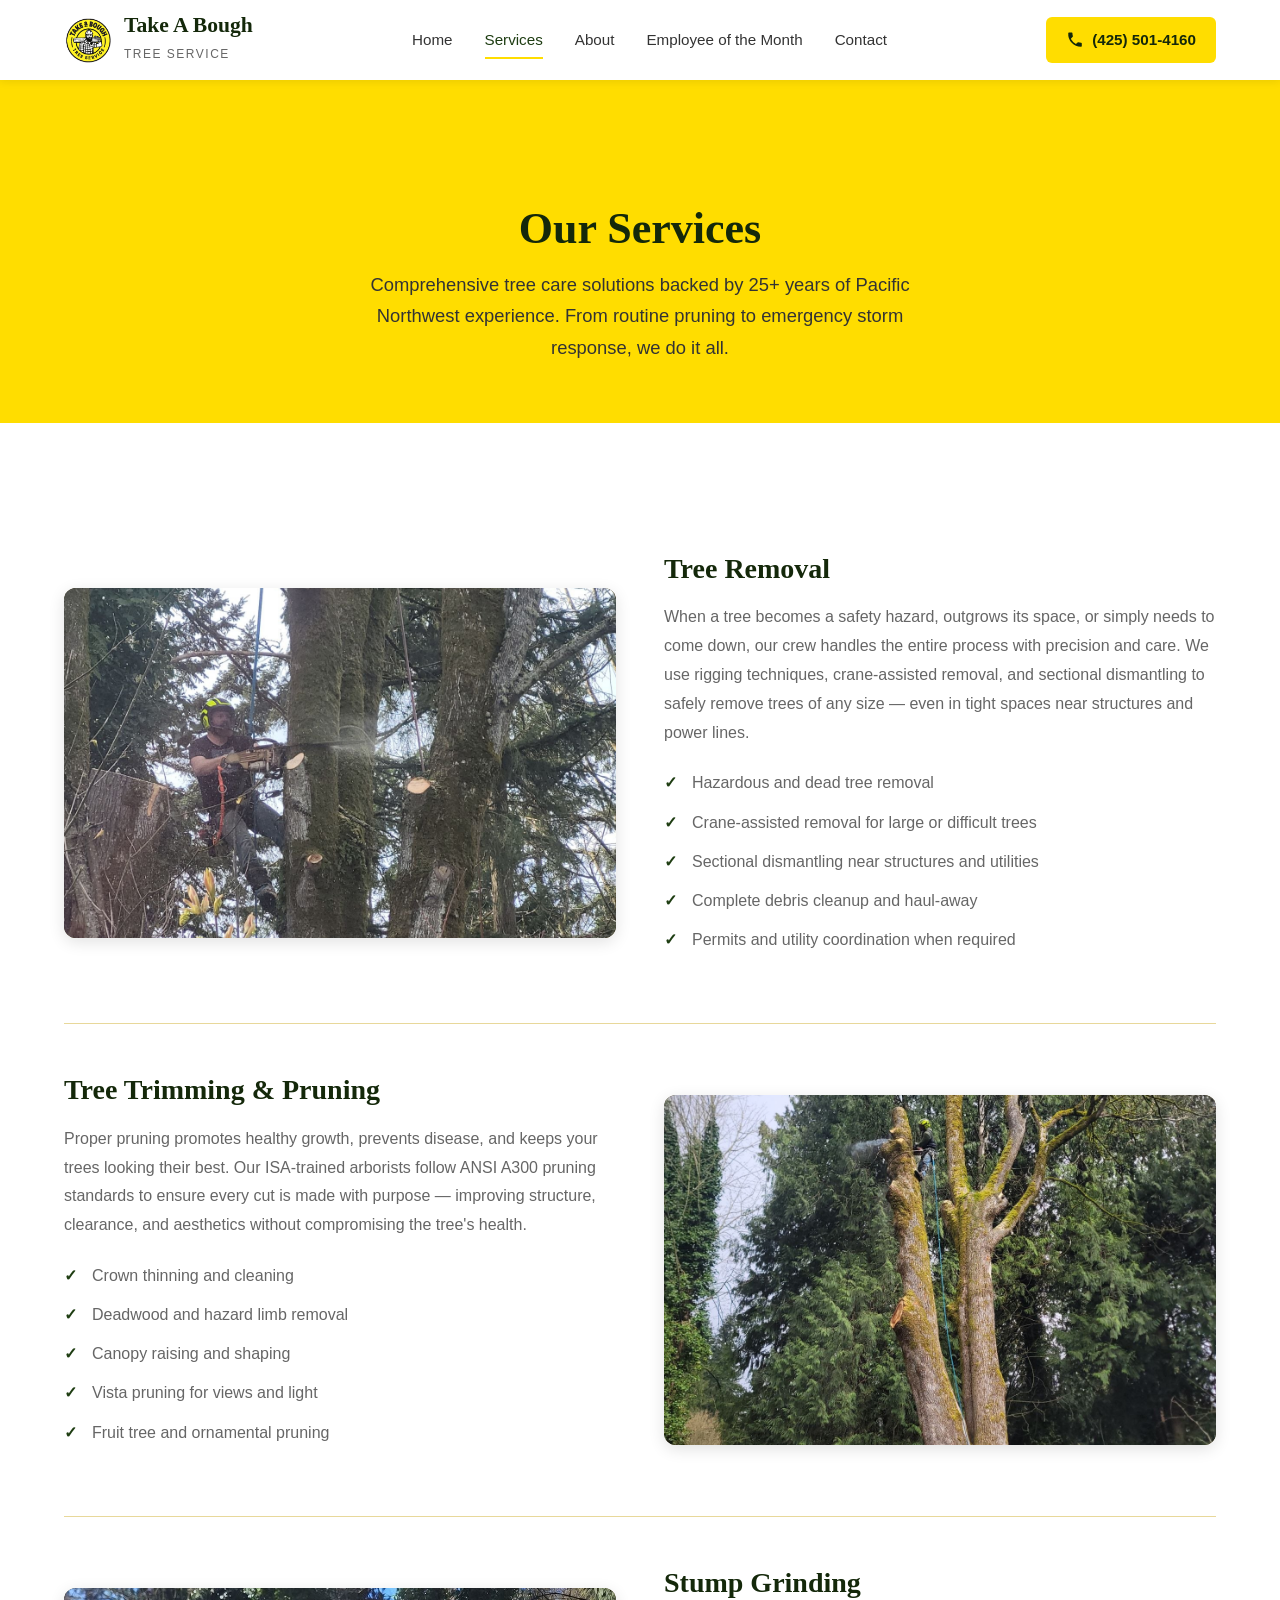
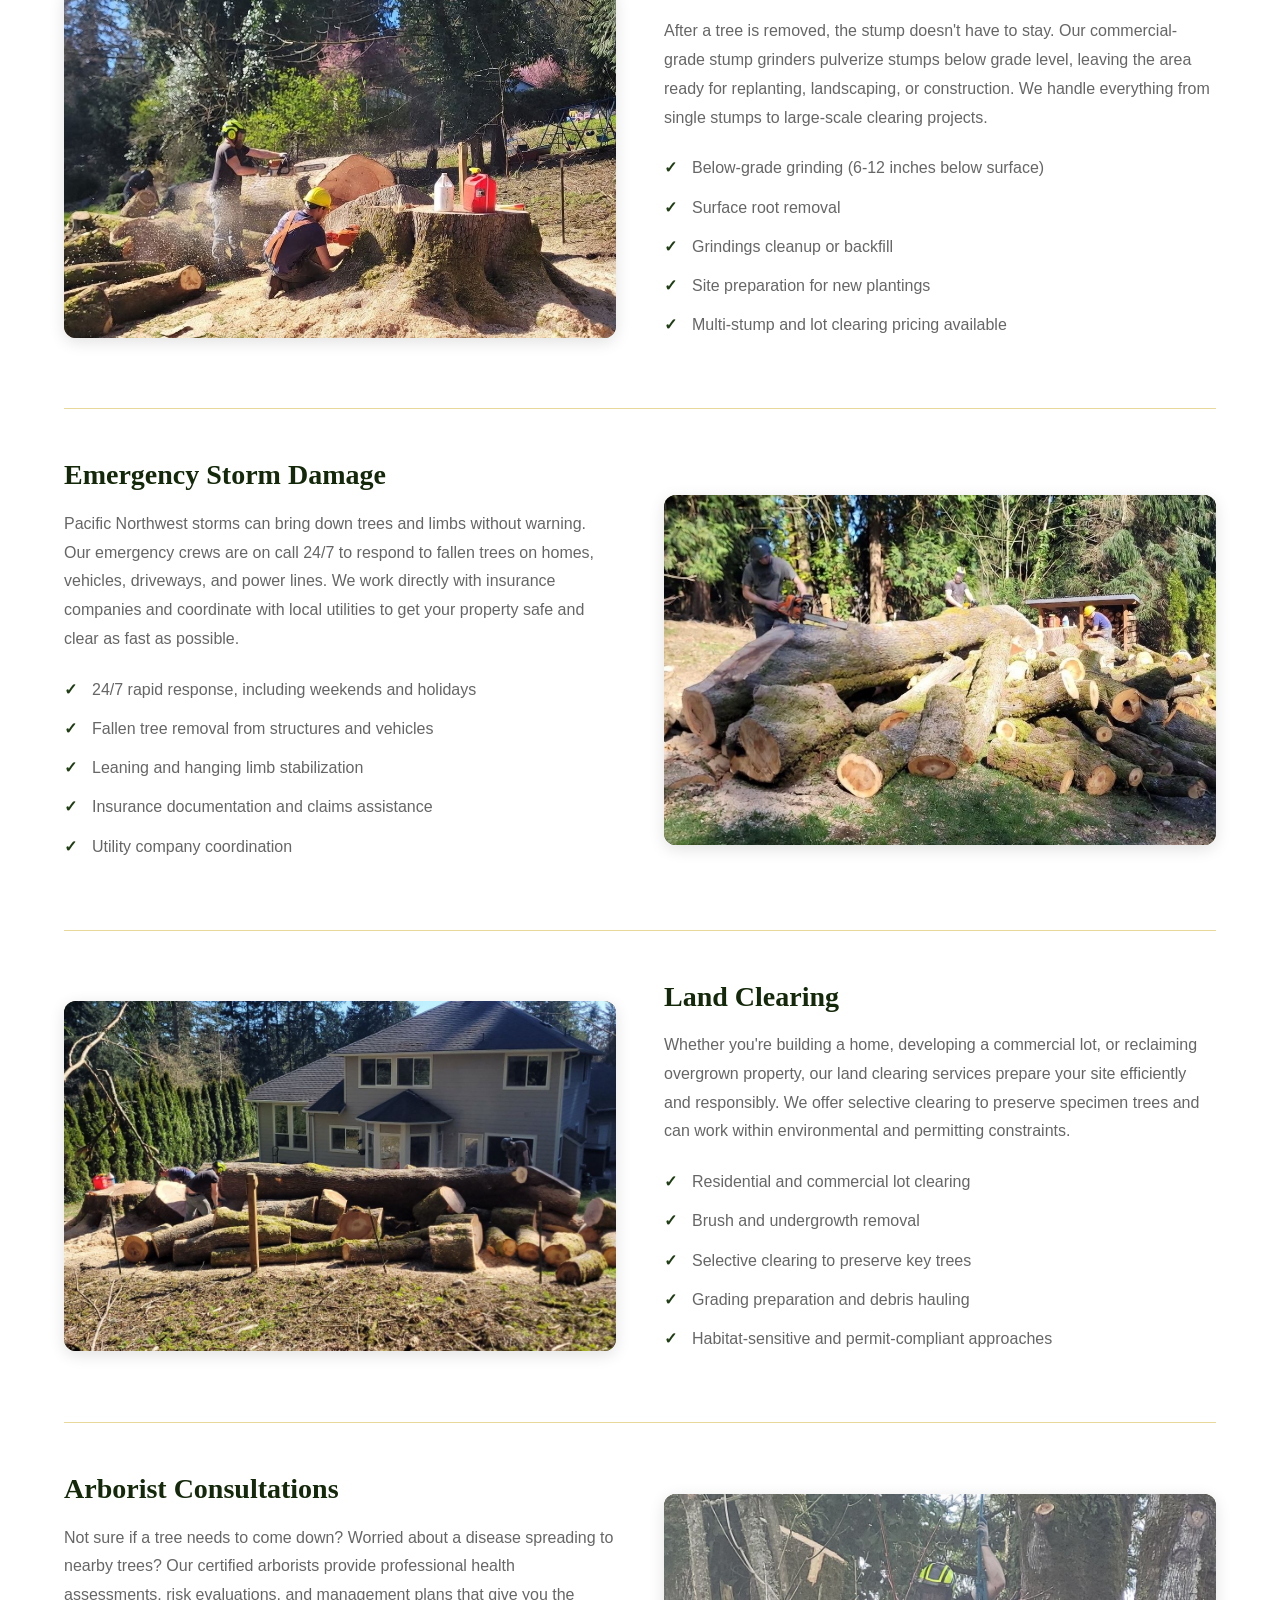
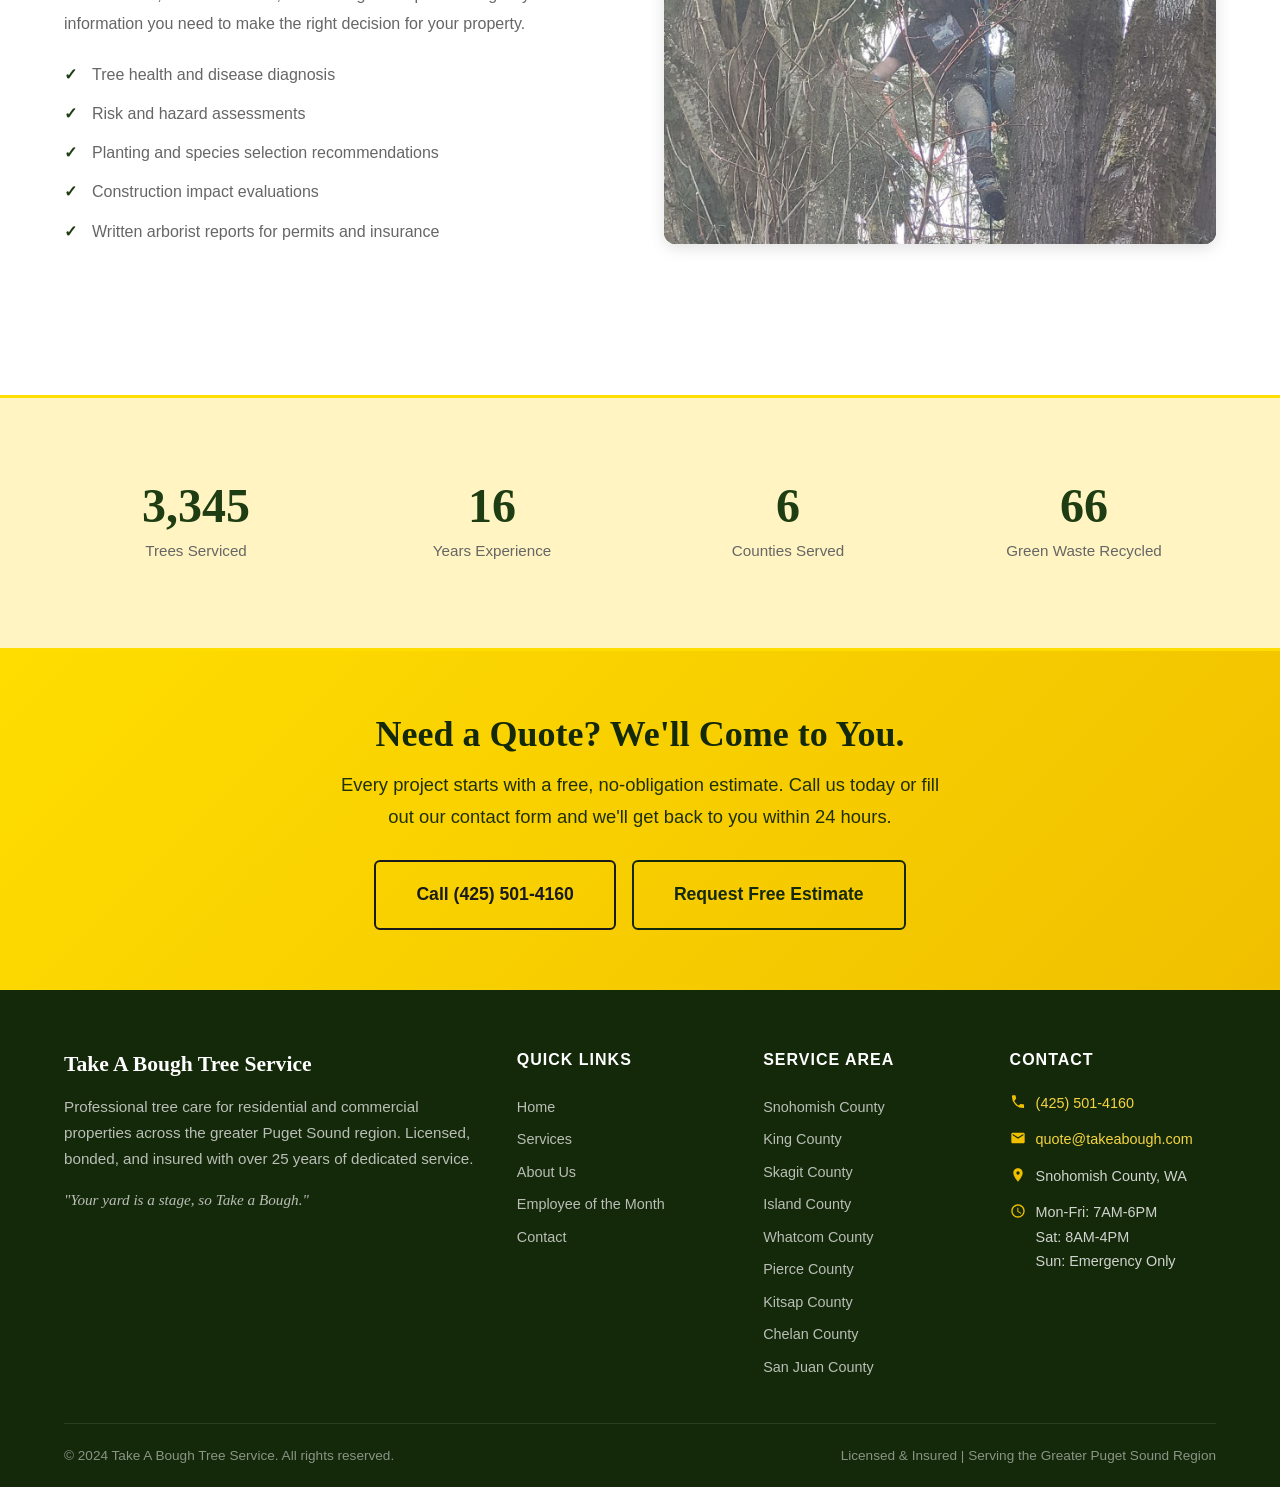
<file: services.html>
<!DOCTYPE html>
<html lang="en">
<head>
  <meta charset="UTF-8">
  <meta name="viewport" content="width=device-width, initial-scale=1.0">
  <title>Our Services | Take A Bough Tree Service</title>
  <meta name="description" content="Professional tree removal, trimming, stump grinding, emergency storm damage, land clearing, and arborist consultations across Snohomish County and the greater Puget Sound region.">
  <meta name="robots" content="index, follow">
  <link rel="canonical" href="https://takeaboughtree.com/services.html">

  <meta property="og:title" content="Tree Services | Take A Bough Tree Service">
  <meta property="og:description" content="Comprehensive tree care services including removal, trimming, stump grinding, and emergency storm response. Licensed &amp; insured.">
  <meta property="og:type" content="website">
  <meta property="og:url" content="https://takeaboughtree.com/services.html">

  <link rel="icon" type="image/png" sizes="32x32" href="images/favicon-32.png">
  <link rel="icon" type="image/png" sizes="48x48" href="images/favicon-48.png">
  <link rel="apple-touch-icon" href="images/favicon.png">
  <link rel="stylesheet" href="css/styles.css">
</head>
<body>

  <!-- Header -->
  <header class="header" id="header">
    <div class="container">
      <a href="index.html" class="logo">
        <img src="images/logo-icon.png" alt="Take A Bough Tree Service" class="logo-img">
        <div class="logo-text">
          <h1>Take A Bough</h1>
          <span>Tree Service</span>
        </div>
      </a>

      <nav class="nav-links" id="navLinks">
        <a href="index.html">Home</a>
        <a href="services.html" class="active">Services</a>
        <a href="about.html">About</a>
        <a href="employee.html">Employee of the Month</a>
        <a href="contact.html">Contact</a>
      </nav>

      <div class="header-cta">
        <a href="tel:+14255014160" class="phone-btn">
          <svg viewBox="0 0 24 24"><path d="M6.62 10.79a15.05 15.05 0 006.59 6.59l2.2-2.2a1 1 0 011.01-.24 11.72 11.72 0 003.66.59 1 1 0 011 1v3.59a1 1 0 01-1 1A17 17 0 013 3a1 1 0 011-1h3.59a1 1 0 011 1 11.72 11.72 0 00.59 3.66 1 1 0 01-.24 1.01l-2.2 2.2z"/></svg>
          (425) 501-4160
        </a>
      </div>

      <div class="hamburger" id="hamburger">
        <span></span>
        <span></span>
        <span></span>
      </div>
    </div>
    <div class="nav-overlay" id="navOverlay"></div>
  </header>

  <!-- Page Hero -->
  <section class="page-hero">
    <div class="container">
      <h1>Our Services</h1>
      <p>Comprehensive tree care solutions backed by 25+ years of Pacific Northwest experience. From routine pruning to emergency storm response, we do it all.</p>
    </div>
  </section>

  <!-- Service Details -->
  <section class="services-section">
    <div class="container">

      <div class="service-detail animate-on-scroll">
        <div class="service-detail-inner">
          <div class="service-detail-image"><img src="images/tree-removal.jpg" alt="Tree removal" style="width:100%;height:100%;object-fit:cover;border-radius:12px;"></div>
          <div class="service-detail-content">
            <h3>Tree Removal</h3>
            <p>When a tree becomes a safety hazard, outgrows its space, or simply needs to come down, our crew handles the entire process with precision and care. We use rigging techniques, crane-assisted removal, and sectional dismantling to safely remove trees of any size — even in tight spaces near structures and power lines.</p>
            <ul>
              <li>Hazardous and dead tree removal</li>
              <li>Crane-assisted removal for large or difficult trees</li>
              <li>Sectional dismantling near structures and utilities</li>
              <li>Complete debris cleanup and haul-away</li>
              <li>Permits and utility coordination when required</li>
            </ul>
          </div>
        </div>
      </div>

      <div class="service-detail animate-on-scroll">
        <div class="service-detail-inner">
          <div class="service-detail-image"><img src="images/tree-trimming.jpg" alt="Tree trimming" style="width:100%;height:100%;object-fit:cover;border-radius:12px;"></div>
          <div class="service-detail-content">
            <h3>Tree Trimming &amp; Pruning</h3>
            <p>Proper pruning promotes healthy growth, prevents disease, and keeps your trees looking their best. Our ISA-trained arborists follow ANSI A300 pruning standards to ensure every cut is made with purpose — improving structure, clearance, and aesthetics without compromising the tree's health.</p>
            <ul>
              <li>Crown thinning and cleaning</li>
              <li>Deadwood and hazard limb removal</li>
              <li>Canopy raising and shaping</li>
              <li>Vista pruning for views and light</li>
              <li>Fruit tree and ornamental pruning</li>
            </ul>
          </div>
        </div>
      </div>

      <div class="service-detail animate-on-scroll">
        <div class="service-detail-inner">
          <div class="service-detail-image"><img src="images/stump-grinding.jpg" alt="Stump grinding" style="width:100%;height:100%;object-fit:cover;border-radius:12px;"></div>
          <div class="service-detail-content">
            <h3>Stump Grinding</h3>
            <p>After a tree is removed, the stump doesn't have to stay. Our commercial-grade stump grinders pulverize stumps below grade level, leaving the area ready for replanting, landscaping, or construction. We handle everything from single stumps to large-scale clearing projects.</p>
            <ul>
              <li>Below-grade grinding (6-12 inches below surface)</li>
              <li>Surface root removal</li>
              <li>Grindings cleanup or backfill</li>
              <li>Site preparation for new plantings</li>
              <li>Multi-stump and lot clearing pricing available</li>
            </ul>
          </div>
        </div>
      </div>

      <div class="service-detail animate-on-scroll">
        <div class="service-detail-inner">
          <div class="service-detail-image"><img src="images/emergency.jpg" alt="Emergency storm damage" style="width:100%;height:100%;object-fit:cover;border-radius:12px;"></div>
          <div class="service-detail-content">
            <h3>Emergency Storm Damage</h3>
            <p>Pacific Northwest storms can bring down trees and limbs without warning. Our emergency crews are on call 24/7 to respond to fallen trees on homes, vehicles, driveways, and power lines. We work directly with insurance companies and coordinate with local utilities to get your property safe and clear as fast as possible.</p>
            <ul>
              <li>24/7 rapid response, including weekends and holidays</li>
              <li>Fallen tree removal from structures and vehicles</li>
              <li>Leaning and hanging limb stabilization</li>
              <li>Insurance documentation and claims assistance</li>
              <li>Utility company coordination</li>
            </ul>
          </div>
        </div>
      </div>

      <div class="service-detail animate-on-scroll">
        <div class="service-detail-inner">
          <div class="service-detail-image"><img src="images/land-clearing.jpg" alt="Land clearing" style="width:100%;height:100%;object-fit:cover;border-radius:12px;"></div>
          <div class="service-detail-content">
            <h3>Land Clearing</h3>
            <p>Whether you're building a home, developing a commercial lot, or reclaiming overgrown property, our land clearing services prepare your site efficiently and responsibly. We offer selective clearing to preserve specimen trees and can work within environmental and permitting constraints.</p>
            <ul>
              <li>Residential and commercial lot clearing</li>
              <li>Brush and undergrowth removal</li>
              <li>Selective clearing to preserve key trees</li>
              <li>Grading preparation and debris hauling</li>
              <li>Habitat-sensitive and permit-compliant approaches</li>
            </ul>
          </div>
        </div>
      </div>

      <div class="service-detail animate-on-scroll">
        <div class="service-detail-inner">
          <div class="service-detail-image"><img src="images/arborist.jpg" alt="Arborist consultation" style="width:100%;height:100%;object-fit:cover;border-radius:12px;"></div>
          <div class="service-detail-content">
            <h3>Arborist Consultations</h3>
            <p>Not sure if a tree needs to come down? Worried about a disease spreading to nearby trees? Our certified arborists provide professional health assessments, risk evaluations, and management plans that give you the information you need to make the right decision for your property.</p>
            <ul>
              <li>Tree health and disease diagnosis</li>
              <li>Risk and hazard assessments</li>
              <li>Planting and species selection recommendations</li>
              <li>Construction impact evaluations</li>
              <li>Written arborist reports for permits and insurance</li>
            </ul>
          </div>
        </div>
      </div>

    </div>
  </section>

  <!-- Stats Section -->
  <section class="stats-section">
    <div class="container">
      <div class="stats-grid">
        <div class="stat-item animate-on-scroll">
          <div class="stat-number" data-target="5000" data-suffix="+">0</div>
          <div class="stat-label">Trees Serviced</div>
        </div>
        <div class="stat-item animate-on-scroll">
          <div class="stat-number" data-target="25" data-suffix="+">0</div>
          <div class="stat-label">Years Experience</div>
        </div>
        <div class="stat-item animate-on-scroll">
          <div class="stat-number" data-target="9">0</div>
          <div class="stat-label">Counties Served</div>
        </div>
        <div class="stat-item animate-on-scroll">
          <div class="stat-number" data-target="100" data-suffix="%">0</div>
          <div class="stat-label">Green Waste Recycled</div>
        </div>
      </div>
    </div>
  </section>

  <!-- CTA Banner -->
  <section class="cta-banner">
    <div class="container">
      <h2>Need a Quote? We'll Come to You.</h2>
      <p>Every project starts with a free, no-obligation estimate. Call us today or fill out our contact form and we'll get back to you within 24 hours.</p>
      <div class="cta-buttons">
        <a href="tel:+14255014160" class="btn btn-primary btn-large">Call (425) 501-4160</a>
        <a href="contact.html" class="btn btn-secondary btn-large">Request Free Estimate</a>
      </div>
    </div>
  </section>

  <!-- Footer -->
  <footer class="footer">
    <div class="container">
      <div class="footer-grid">
        <div class="footer-about">
          <h3>Take A Bough Tree Service</h3>
          <p>Professional tree care for residential and commercial properties across the greater Puget Sound region. Licensed, bonded, and insured with over 25 years of dedicated service.</p>
          <p class="footer-slogan">"Your yard is a stage, so Take a Bough."</p>
        </div>

        <div>
          <h4>Quick Links</h4>
          <div class="footer-links">
            <a href="index.html">Home</a>
            <a href="services.html">Services</a>
            <a href="about.html">About Us</a>
            <a href="employee.html">Employee of the Month</a>
            <a href="contact.html">Contact</a>
          </div>
        </div>

        <div>
          <h4>Service Area</h4>
          <div class="footer-links">
            <a href="contact.html#service-area">Snohomish County</a>
            <a href="contact.html#service-area">King County</a>
            <a href="contact.html#service-area">Skagit County</a>
            <a href="contact.html#service-area">Island County</a>
            <a href="contact.html#service-area">Whatcom County</a>
            <a href="contact.html#service-area">Pierce County</a>
            <a href="contact.html#service-area">Kitsap County</a>
            <a href="contact.html#service-area">Chelan County</a>
            <a href="contact.html#service-area">San Juan County</a>
          </div>
        </div>

        <div>
          <h4>Contact</h4>
          <div class="footer-contact-item">
            <svg viewBox="0 0 24 24"><path d="M6.62 10.79a15.05 15.05 0 006.59 6.59l2.2-2.2a1 1 0 011.01-.24 11.72 11.72 0 003.66.59 1 1 0 011 1v3.59a1 1 0 01-1 1A17 17 0 013 3a1 1 0 011-1h3.59a1 1 0 011 1 11.72 11.72 0 00.59 3.66 1 1 0 01-.24 1.01l-2.2 2.2z"/></svg>
            <a href="tel:+14255014160">(425) 501-4160</a>
          </div>
          <div class="footer-contact-item">
            <svg viewBox="0 0 24 24"><path d="M20 4H4c-1.1 0-2 .9-2 2v12c0 1.1.9 2 2 2h16c1.1 0 2-.9 2-2V6c0-1.1-.9-2-2-2zm0 4l-8 5-8-5V6l8 5 8-5v2z"/></svg>
            <a href="mailto:quote@takeabough.com">quote@takeabough.com</a>
          </div>
          <div class="footer-contact-item">
            <svg viewBox="0 0 24 24"><path d="M12 2C8.13 2 5 5.13 5 9c0 5.25 7 13 7 13s7-7.75 7-13c0-3.87-3.13-7-7-7zm0 9.5a2.5 2.5 0 010-5 2.5 2.5 0 010 5z"/></svg>
            <span>Snohomish County, WA</span>
          </div>
          <div class="footer-contact-item" style="margin-top: 12px;">
            <svg viewBox="0 0 24 24"><path d="M11.99 2C6.47 2 2 6.48 2 12s4.47 10 9.99 10C17.52 22 22 17.52 22 12S17.52 2 11.99 2zM12 20c-4.42 0-8-3.58-8-8s3.58-8 8-8 8 3.58 8 8-3.58 8-8 8zm.5-13H11v6l5.25 3.15.75-1.23-4.5-2.67z"/></svg>
            <span>Mon-Fri: 7AM-6PM<br>Sat: 8AM-4PM<br>Sun: Emergency Only</span>
          </div>
        </div>
      </div>

      <div class="footer-bottom">
        <span>&copy; 2024 Take A Bough Tree Service. All rights reserved.</span>
        <span>Licensed &amp; Insured | Serving the Greater Puget Sound Region</span>
      </div>
    </div>
  </footer>

  <button class="back-to-top" id="backToTop" aria-label="Back to top">&#8593;</button>

  <div class="mobile-call-bar">
    <a href="tel:+14255014160">
      <svg width="20" height="20" viewBox="0 0 24 24" fill="white"><path d="M6.62 10.79a15.05 15.05 0 006.59 6.59l2.2-2.2a1 1 0 011.01-.24 11.72 11.72 0 003.66.59 1 1 0 011 1v3.59a1 1 0 01-1 1A17 17 0 013 3a1 1 0 011-1h3.59a1 1 0 011 1 11.72 11.72 0 00.59 3.66 1 1 0 01-.24 1.01l-2.2 2.2z"/></svg>
      Call Now: (425) 501-4160
    </a>
  </div>

  <script src="js/main.js"></script>
</body>
</html>
</file>
<file: css/styles.css>
/* ============================================
   Take A Bough Tree Service — Production CSS
   ============================================ */

/* --- CSS Reset & Root Variables --- */
*, *::before, *::after {
  margin: 0;
  padding: 0;
  box-sizing: border-box;
}

:root {
  /* Forest Greens — darkened to let yellow dominate */
  --green-dark: #14280a;
  --green-mid: #1e3d12;
  --green-light: #2a5520;
  --green-accent: #3a7a2e;

  /* Earth Tones — warmer/more golden */
  --brown-dark: #8a7010;
  --brown-mid: #b8960a;
  --brown-light: #d4b020;

  /* Neutrals — warmer cream tones */
  --cream: #fef6d8;
  --cream-light: #fffaeb;
  --white: #ffffff;
  --black: #1a1a1a;
  --gray-dark: #333333;
  --gray-mid: #666666;
  --gray-light: #999999;
  --gray-border: #e8d89a;

  /* Accent — Bold Yellow */
  --gold: #f0c000;
  --gold-light: #f5d540;
  --yellow: #ffdd00;
  --yellow-light: #ffed66;
  --yellow-pale: #fff4c2;

  /* Shadows */
  --shadow-sm: 0 2px 8px rgba(0,0,0,0.08);
  --shadow-md: 0 4px 16px rgba(0,0,0,0.12);
  --shadow-lg: 0 8px 32px rgba(0,0,0,0.16);
  --shadow-xl: 0 12px 48px rgba(0,0,0,0.2);

  /* Typography */
  --font-heading: Georgia, 'Times New Roman', serif;
  --font-body: -apple-system, BlinkMacSystemFont, 'Segoe UI', Roboto, Oxygen, Ubuntu, sans-serif;

  /* Spacing */
  --section-padding: 80px 0;
  --container-width: 1200px;
  --nav-height: 80px;
}

html {
  scroll-behavior: smooth;
  font-size: 16px;
}

body {
  font-family: var(--font-body);
  color: var(--gray-dark);
  background: var(--white);
  line-height: 1.7;
  -webkit-font-smoothing: antialiased;
  -moz-osx-font-smoothing: grayscale;
}

img {
  max-width: 100%;
  height: auto;
  display: block;
}

a {
  text-decoration: none;
  color: inherit;
  transition: color 0.3s ease;
}

ul, ol {
  list-style: none;
}

.container {
  max-width: var(--container-width);
  margin: 0 auto;
  padding: 0 24px;
}

/* --- Typography --- */
h1, h2, h3, h4, h5, h6 {
  font-family: var(--font-heading);
  color: var(--green-dark);
  line-height: 1.3;
  font-weight: 700;
}

h1 { font-size: 3rem; }
h2 { font-size: 2.25rem; margin-bottom: 16px; }
h3 { font-size: 1.5rem; margin-bottom: 12px; }
h4 { font-size: 1.25rem; }
p { margin-bottom: 16px; }

.section-subtitle {
  font-size: 1.1rem;
  color: var(--gray-mid);
  max-width: 700px;
  margin: 0 auto 48px;
  text-align: center;
}

.section-title {
  text-align: center;
  margin-bottom: 16px;
  position: relative;
}

.section-title::after {
  content: '';
  display: block;
  width: 60px;
  height: 4px;
  background: var(--yellow);
  margin: 16px auto 0;
  border-radius: 2px;
}

/* --- Buttons --- */
.btn {
  display: inline-block;
  padding: 14px 32px;
  border-radius: 6px;
  font-weight: 600;
  font-size: 1rem;
  cursor: pointer;
  transition: all 0.3s ease;
  border: none;
  font-family: var(--font-body);
  text-align: center;
}

.btn-primary {
  background: transparent;
  color: var(--black);
  border: 2px solid var(--black);
  font-weight: 700;
}

.btn-primary:hover {
  background: var(--black);
  color: var(--yellow);
  transform: translateY(-2px);
  box-shadow: var(--shadow-md);
}

.btn-secondary {
  background: transparent;
  color: var(--black);
  border: 2px solid var(--black);
}

.btn-secondary:hover {
  background: var(--black);
  color: var(--yellow);
  transform: translateY(-2px);
}

.btn-green {
  background: var(--green-mid);
  color: var(--white);
}

.btn-green:hover {
  background: var(--green-dark);
  transform: translateY(-2px);
  box-shadow: var(--shadow-md);
}

.btn-outline {
  background: transparent;
  color: var(--green-mid);
  border: 2px solid var(--green-mid);
}

.btn-outline:hover {
  background: var(--green-mid);
  color: var(--white);
  transform: translateY(-2px);
}

.btn-large {
  padding: 18px 40px;
  font-size: 1.1rem;
}

/* --- Header --- */
.header {
  position: fixed;
  top: 0;
  left: 0;
  right: 0;
  z-index: 1000;
  background: var(--white);
  box-shadow: var(--shadow-sm);
  transition: all 0.3s ease;
  height: var(--nav-height);
}

.header.scrolled {
  background: var(--white);
  box-shadow: var(--shadow-md);
  height: 70px;
}

.header .container {
  display: flex;
  align-items: center;
  justify-content: space-between;
  height: 100%;
}

.logo {
  display: flex;
  align-items: center;
  gap: 12px;
}

.logo-icon {
  width: 48px;
  height: 48px;
  background: var(--yellow);
  border-radius: 50%;
  display: flex;
  align-items: center;
  justify-content: center;
  font-size: 1.5rem;
  color: var(--green-dark);
  flex-shrink: 0;
}

.logo-img {
  width: 48px;
  height: 48px;
  border-radius: 50%;
  object-fit: cover;
  flex-shrink: 0;
}

.logo-text h1 {
  font-size: 1.35rem;
  color: var(--green-dark);
  line-height: 1.2;
  margin: 0;
}

.logo-text span {
  font-size: 0.75rem;
  color: var(--gray-mid);
  text-transform: uppercase;
  letter-spacing: 1.5px;
  font-family: var(--font-body);
  font-weight: 400;
}

.nav-links {
  display: flex;
  align-items: center;
  gap: 32px;
}

.nav-links a {
  font-weight: 500;
  font-size: 0.95rem;
  color: var(--gray-dark);
  position: relative;
  padding: 4px 0;
}

.nav-links a::after {
  content: '';
  position: absolute;
  bottom: -2px;
  left: 0;
  width: 0;
  height: 2px;
  background: var(--yellow);
  transition: width 0.3s ease;
}

.nav-links a:hover::after,
.nav-links a.active::after {
  width: 100%;
}

.nav-links a:hover {
  color: var(--green-mid);
}

.nav-links a.active {
  color: var(--green-mid);
}

.header-cta {
  display: flex;
  align-items: center;
  gap: 16px;
}

.phone-btn {
  display: flex;
  align-items: center;
  gap: 8px;
  background: var(--yellow);
  color: var(--green-dark);
  padding: 10px 20px;
  border-radius: 6px;
  font-weight: 700;
  font-size: 0.95rem;
  transition: all 0.3s ease;
}

.phone-btn:hover {
  background: var(--yellow);
  transform: translateY(-1px);
  box-shadow: var(--shadow-sm);
  color: var(--green-dark);
}

.phone-btn svg {
  width: 18px;
  height: 18px;
  fill: currentColor;
}

/* Hamburger */
.hamburger {
  display: none;
  flex-direction: column;
  gap: 5px;
  cursor: pointer;
  padding: 8px;
  z-index: 1001;
}

.hamburger span {
  display: block;
  width: 26px;
  height: 3px;
  background: var(--green-dark);
  border-radius: 2px;
  transition: all 0.3s ease;
}

.hamburger.active span:nth-child(1) {
  transform: rotate(45deg) translate(5px, 6px);
}

.hamburger.active span:nth-child(2) {
  opacity: 0;
}

.hamburger.active span:nth-child(3) {
  transform: rotate(-45deg) translate(5px, -6px);
}

/* --- Hero Section --- */
.hero {
  position: relative;
  min-height: 85vh;
  display: flex;
  align-items: center;
  justify-content: center;
  background: linear-gradient(135deg, #e6c300 0%, #ffdd00 50%, #f0c000 100%);
  margin-top: var(--nav-height);
  overflow: hidden;
}

.hero::before {
  content: '';
  position: absolute;
  inset: 0;
  background: url('../images/hero-bg.jpg') center/cover no-repeat;
  opacity: 0.3;
}

.hero::after {
  content: '';
  position: absolute;
  inset: 0;
  background: linear-gradient(180deg, rgba(255,221,0,0.2) 0%, rgba(230,195,0,0.1) 100%);
}

.hero-content {
  position: relative;
  z-index: 2;
  text-align: center;
  color: var(--green-dark);
  padding: 40px 24px;
  max-width: 800px;
}

.hero-content h1 {
  font-size: 3.5rem;
  color: var(--green-dark);
  margin-bottom: 8px;
  text-shadow: 0 2px 8px rgba(0,0,0,0.3);
}

.hero-slogan {
  font-size: 1.35rem;
  font-style: italic;
  color: var(--green-dark);
  margin-bottom: 24px;
  font-family: var(--font-heading);
}

.hero-content p {
  font-size: 1.15rem;
  margin-bottom: 32px;
  opacity: 0.95;
  max-width: 600px;
  margin-left: auto;
  margin-right: auto;
}

.hero-buttons {
  display: flex;
  gap: 16px;
  justify-content: center;
  flex-wrap: wrap;
}

/* --- Trust Badges --- */
.trust-badges {
  background: var(--yellow-pale);
  padding: 40px 0;
  border-top: 3px solid var(--yellow);
  border-bottom: 1px solid var(--gray-border);
}

.badges-grid {
  display: grid;
  grid-template-columns: repeat(4, 1fr);
  gap: 24px;
  text-align: center;
}

.badge-item {
  display: flex;
  flex-direction: column;
  align-items: center;
  gap: 12px;
  padding: 24px 16px;
}

.badge-icon {
  width: 64px;
  height: 64px;
  background: var(--yellow);
  border-radius: 50%;
  display: flex;
  align-items: center;
  justify-content: center;
  color: var(--green-dark);
  font-size: 1.5rem;
  box-shadow: 0 4px 12px rgba(200,170,0,0.3);
}

.badge-item h4 {
  font-size: 1rem;
  color: var(--green-dark);
  font-family: var(--font-body);
  font-weight: 700;
}

.badge-item p {
  font-size: 0.85rem;
  color: var(--gray-mid);
  margin: 0;
}

/* --- Services Grid --- */
.services-section {
  padding: var(--section-padding);
  background: var(--white);
}

.services-grid {
  display: grid;
  grid-template-columns: repeat(3, 1fr);
  gap: 32px;
  margin-top: 48px;
}

.service-card {
  background: var(--white);
  border-radius: 12px;
  overflow: hidden;
  box-shadow: var(--shadow-sm);
  transition: all 0.3s ease;
  border: 1px solid var(--gray-border);
}

.service-card:hover {
  transform: translateY(-8px);
  box-shadow: var(--shadow-lg);
  border-color: var(--green-light);
}

.service-card-image {
  height: 200px;
  background: var(--yellow);
  display: flex;
  align-items: center;
  justify-content: center;
  color: var(--green-dark);
  font-size: 3rem;
  position: relative;
  overflow: hidden;
}

.service-card-image img {
  width: 100%;
  height: 100%;
  object-fit: cover;
  position: absolute;
  top: 0;
  left: 0;
}

.service-card-image::after {
  content: '';
  position: absolute;
  bottom: 0;
  left: 0;
  right: 0;
  height: 40px;
  background: linear-gradient(transparent, rgba(0,0,0,0.1));
}

.service-card-body {
  padding: 28px;
}

.service-card-body h3 {
  color: var(--green-dark);
  margin-bottom: 12px;
  font-size: 1.25rem;
}

.service-card-body p {
  color: var(--gray-mid);
  font-size: 0.95rem;
  margin-bottom: 16px;
  line-height: 1.6;
}

.service-card-body a {
  color: var(--yellow);
  font-weight: 600;
  font-size: 0.9rem;
  display: inline-flex;
  align-items: center;
  gap: 6px;
  transition: gap 0.3s ease;
}

.service-card-body a:hover {
  color: var(--brown-dark);
  gap: 10px;
}

/* --- Services Detail Page --- */
.service-detail {
  padding: 48px 0;
  border-bottom: 1px solid var(--gray-border);
}

.service-detail:last-child {
  border-bottom: none;
}

.service-detail-inner {
  display: grid;
  grid-template-columns: 1fr 1fr;
  gap: 48px;
  align-items: center;
}

.service-detail:nth-child(even) .service-detail-inner {
  direction: rtl;
}

.service-detail:nth-child(even) .service-detail-inner > * {
  direction: ltr;
}

.service-detail-image {
  height: 350px;
  background: linear-gradient(135deg, #2a2200, #3d3000);
  border-radius: 12px;
  display: flex;
  align-items: center;
  justify-content: center;
  color: var(--yellow);
  font-size: 4rem;
  box-shadow: var(--shadow-md);
}

.service-detail-content h3 {
  font-size: 1.75rem;
  margin-bottom: 16px;
}

.service-detail-content p {
  color: var(--gray-mid);
  line-height: 1.8;
}

.service-detail-content ul {
  margin: 16px 0;
  list-style: none;
}

.service-detail-content ul li {
  padding: 6px 0 6px 28px;
  position: relative;
  color: var(--gray-mid);
}

.service-detail-content ul li::before {
  content: '\2713';
  position: absolute;
  left: 0;
  color: var(--green-mid);
  font-weight: 700;
}

/* --- Why Choose Us --- */
.why-us {
  padding: var(--section-padding);
  background: var(--cream);
}

.why-us-grid {
  display: grid;
  grid-template-columns: repeat(2, 1fr);
  gap: 32px;
  margin-top: 48px;
}

.why-us-item {
  display: flex;
  gap: 20px;
  padding: 32px;
  background: var(--white);
  border-radius: 12px;
  box-shadow: var(--shadow-sm);
  transition: all 0.3s ease;
}

.why-us-item:hover {
  box-shadow: var(--shadow-md);
  transform: translateY(-4px);
}

.why-us-icon {
  width: 56px;
  height: 56px;
  min-width: 56px;
  background: var(--yellow);
  border-radius: 12px;
  display: flex;
  align-items: center;
  justify-content: center;
  color: var(--green-dark);
  font-size: 1.5rem;
}

.why-us-item h3 {
  font-size: 1.15rem;
  margin-bottom: 8px;
}

.why-us-item p {
  color: var(--gray-mid);
  font-size: 0.95rem;
  margin: 0;
}

/* --- Service Area --- */
.service-area {
  padding: var(--section-padding);
  background: var(--white);
}

.counties-grid {
  display: grid;
  grid-template-columns: repeat(3, 1fr);
  gap: 20px;
  margin-top: 48px;
}

.county-card {
  padding: 24px;
  background: var(--cream-light);
  border-radius: 10px;
  border: 1px solid var(--gray-border);
  transition: all 0.3s ease;
  text-align: center;
}

.county-card:hover {
  border-color: var(--yellow);
  box-shadow: var(--shadow-sm);
  transform: translateY(-2px);
}

.county-card.primary {
  background: var(--black);
  color: var(--white);
  border-color: var(--yellow);
  border-width: 2px;
  grid-column: span 3;
}

.county-card.primary h4,
.county-card.primary p {
  color: var(--white);
}

.county-card h4 {
  font-family: var(--font-body);
  font-weight: 700;
  color: var(--green-dark);
  margin-bottom: 4px;
}

.county-card p {
  font-size: 0.85rem;
  color: var(--gray-mid);
  margin: 0;
}

/* --- Testimonials --- */
.testimonials {
  padding: var(--section-padding);
  background: var(--green-dark);
  color: var(--white);
}

.testimonials .section-title {
  color: var(--white);
}

.testimonials .section-title::after {
  background: var(--yellow);
}

.testimonials .section-subtitle {
  color: rgba(255,255,255,0.7);
}

.testimonials-grid {
  display: grid;
  grid-template-columns: repeat(3, 1fr);
  gap: 32px;
  margin-top: 48px;
}

.testimonial-card {
  background: rgba(255,255,255,0.08);
  border-radius: 12px;
  padding: 32px;
  border: 1px solid rgba(255,255,255,0.1);
  transition: all 0.3s ease;
}

.testimonial-card:hover {
  background: rgba(255,255,255,0.12);
  transform: translateY(-4px);
}

.testimonial-stars {
  color: var(--yellow);
  font-size: 1.2rem;
  margin-bottom: 16px;
  letter-spacing: 2px;
}

.testimonial-card p {
  font-style: italic;
  line-height: 1.7;
  margin-bottom: 20px;
  color: rgba(255,255,255,0.9);
}

.testimonial-author {
  font-weight: 700;
  color: var(--gold-light);
  font-size: 0.95rem;
}

.testimonial-location {
  font-size: 0.85rem;
  color: rgba(255,255,255,0.5);
}

/* --- Review Form --- */
.review-form-container {
  max-width: 700px;
  margin-left: auto;
  margin-right: auto;
  background: rgba(255,255,255,0.08);
  border-radius: 12px;
  padding: 32px;
  border: 1px solid rgba(255,255,255,0.1);
}

.review-form-grid {
  display: grid;
  grid-template-columns: 1fr 1fr 1fr;
  gap: 16px;
  margin-bottom: 16px;
}

.review-field label {
  display: block;
  color: rgba(255,255,255,0.8);
  font-size: 0.9rem;
  margin-bottom: 6px;
  font-weight: 600;
}

.review-field input,
.review-field select,
.review-field textarea {
  width: 100%;
  padding: 10px 14px;
  border-radius: 6px;
  border: 1px solid rgba(255,255,255,0.2);
  background: rgba(255,255,255,0.1);
  color: var(--white);
  font-family: var(--font-body);
  font-size: 0.95rem;
}

.review-field input::placeholder,
.review-field textarea::placeholder {
  color: rgba(255,255,255,0.4);
}

.review-field select option {
  background: var(--green-dark);
  color: var(--white);
}

@media (max-width: 768px) {
  .review-form-grid {
    grid-template-columns: 1fr;
  }
}

/* --- Stats Section --- */
.stats-section {
  padding: 60px 0;
  background: var(--yellow-pale);
  border-top: 3px solid var(--yellow);
  border-bottom: 3px solid var(--yellow);
}

.stats-grid {
  display: grid;
  grid-template-columns: repeat(4, 1fr);
  gap: 32px;
  text-align: center;
}

.stat-item {
  padding: 24px;
}

.stat-number {
  font-family: var(--font-heading);
  font-size: 3rem;
  color: var(--green-mid);
  font-weight: 700;
  line-height: 1;
  margin-bottom: 8px;
}

.stat-label {
  font-size: 0.95rem;
  color: var(--gray-mid);
  font-weight: 500;
}

/* --- CTA Banner --- */
.cta-banner {
  padding: 60px 0;
  background: linear-gradient(135deg, var(--yellow), var(--gold));
  text-align: center;
  color: var(--green-dark);
}

.cta-banner h2 {
  color: var(--green-dark);
  margin-bottom: 12px;
  font-size: 2.25rem;
}

.cta-banner p {
  font-size: 1.15rem;
  opacity: 0.95;
  margin-bottom: 28px;
  max-width: 600px;
  margin-left: auto;
  margin-right: auto;
}

.cta-banner .btn-primary {
  background: transparent;
  color: var(--black);
  border: 2px solid var(--black);
}

.cta-banner .btn-primary:hover {
  background: var(--black);
  color: var(--yellow);
}

.cta-banner .btn-secondary {
  border-color: var(--green-dark);
  color: var(--green-dark);
}

.cta-buttons {
  display: flex;
  gap: 16px;
  justify-content: center;
  flex-wrap: wrap;
}

/* --- Page Hero (interior pages) --- */
.page-hero {
  background: var(--yellow);
  padding: 120px 0 60px;
  text-align: center;
  margin-top: var(--nav-height);
}

.page-hero h1 {
  color: var(--green-dark);
  font-size: 2.75rem;
  margin-bottom: 12px;
}

.page-hero p {
  color: var(--gray-dark);
  font-size: 1.15rem;
  max-width: 600px;
  margin: 0 auto;
}

/* --- About Page --- */
.about-story {
  padding: var(--section-padding);
}

.about-story-inner {
  display: grid;
  grid-template-columns: 1fr 1fr;
  gap: 48px;
  align-items: center;
}

.about-image-placeholder {
  height: auto;
  background: linear-gradient(135deg, #2a2200, #3d3000);
  border-radius: 12px;
  display: flex;
  align-items: center;
  justify-content: center;
  color: var(--yellow);
  font-size: 1.2rem;
  box-shadow: var(--shadow-md);
  overflow: hidden;
}

.about-values {
  padding: var(--section-padding);
  background: var(--cream);
}

.values-grid {
  display: grid;
  grid-template-columns: repeat(3, 1fr);
  gap: 28px;
  margin-top: 48px;
}

.value-card {
  padding: 32px;
  background: var(--white);
  border-radius: 12px;
  text-align: center;
  box-shadow: var(--shadow-sm);
  transition: all 0.3s ease;
}

.value-card:hover {
  transform: translateY(-4px);
  box-shadow: var(--shadow-md);
}

.value-icon {
  width: 64px;
  height: 64px;
  background: var(--yellow);
  border-radius: 50%;
  display: flex;
  align-items: center;
  justify-content: center;
  color: var(--green-dark);
  font-size: 1.5rem;
  margin: 0 auto 16px;
}

.value-card h3 {
  font-size: 1.15rem;
  margin-bottom: 8px;
}

.value-card p {
  color: var(--gray-mid);
  font-size: 0.9rem;
  margin: 0;
}

/* --- Equipment Section --- */
.equipment-section {
  padding: var(--section-padding);
}

.equipment-grid {
  display: grid;
  grid-template-columns: repeat(4, 1fr);
  gap: 24px;
  margin-top: 48px;
}

.equipment-item {
  text-align: center;
  padding: 28px 16px;
  background: var(--cream-light);
  border-radius: 10px;
  border: 1px solid var(--gray-border);
}

.equipment-item .equip-icon {
  font-size: 2.5rem;
  margin-bottom: 12px;
}

.equipment-item h4 {
  font-size: 1rem;
  color: var(--green-dark);
  margin-bottom: 4px;
}

.equipment-item p {
  font-size: 0.85rem;
  color: var(--gray-mid);
  margin: 0;
}

/* --- Employee of the Month --- */
.employee-section {
  padding: var(--section-padding);
}

.employee-featured {
  max-width: 700px;
  margin: 0 auto;
  background: var(--white);
  border-radius: 16px;
  overflow: hidden;
  box-shadow: var(--shadow-lg);
  border: 3px solid var(--yellow);
}

.employee-photo {
  height: 400px;
  background: linear-gradient(135deg, #2d5a27, #1a3a1a);
  display: flex;
  align-items: center;
  justify-content: center;
  color: var(--white);
  font-size: 1.2rem;
  position: relative;
}

.employee-photo img {
  width: 100%;
  height: 100%;
  object-fit: cover;
}

.employee-photo-placeholder {
  text-align: center;
  padding: 20px;
}

.employee-photo-placeholder .placeholder-icon {
  font-size: 5rem;
  margin-bottom: 12px;
}

.employee-badge {
  position: absolute;
  top: 16px;
  right: 16px;
  background: var(--yellow);
  color: var(--white);
  padding: 8px 16px;
  border-radius: 20px;
  font-weight: 700;
  font-size: 0.85rem;
  box-shadow: var(--shadow-sm);
}

.employee-info {
  padding: 36px;
}

.employee-name {
  font-size: 2rem;
  color: var(--green-dark);
  margin-bottom: 4px;
}

.employee-title {
  color: var(--yellow);
  font-weight: 600;
  font-size: 1.05rem;
  margin-bottom: 4px;
}

.employee-dept {
  color: var(--gray-light);
  font-size: 0.9rem;
  margin-bottom: 20px;
}

.employee-bio {
  color: var(--gray-mid);
  line-height: 1.8;
  margin-bottom: 24px;
}

.employee-stats {
  display: grid;
  grid-template-columns: 1fr 1fr;
  gap: 16px;
  padding: 24px;
  background: var(--cream);
  border-radius: 10px;
}

.employee-stat {
  text-align: center;
}

.employee-stat-label {
  font-size: 0.8rem;
  color: var(--gray-light);
  text-transform: uppercase;
  letter-spacing: 1px;
  margin-bottom: 4px;
}

.employee-stat-value {
  font-weight: 700;
  color: var(--green-dark);
  font-size: 0.95rem;
}

.employee-consecutive {
  max-width: 700px;
  margin: 40px auto 0;
  text-align: center;
  padding: 32px;
  background: var(--cream);
  border-radius: 12px;
  border: 1px solid var(--gray-border);
}

.employee-consecutive h3 {
  color: var(--yellow);
  margin-bottom: 8px;
}

.employee-consecutive p {
  color: var(--gray-mid);
  margin: 0;
}

/* --- Contact Page --- */
.contact-section {
  padding: var(--section-padding);
}

.contact-grid {
  display: grid;
  grid-template-columns: 1fr 1fr;
  gap: 48px;
}

.contact-info-cards {
  display: flex;
  flex-direction: column;
  gap: 24px;
  margin-bottom: 32px;
}

.contact-card {
  display: flex;
  align-items: flex-start;
  gap: 16px;
  padding: 24px;
  background: var(--cream-light);
  border-radius: 10px;
  border: 1px solid var(--gray-border);
  transition: all 0.3s ease;
}

.contact-card:hover {
  border-color: var(--green-light);
  box-shadow: var(--shadow-sm);
}

.contact-card-icon {
  width: 48px;
  height: 48px;
  min-width: 48px;
  background: var(--yellow);
  border-radius: 10px;
  display: flex;
  align-items: center;
  justify-content: center;
  color: var(--green-dark);
  font-size: 1.2rem;
}

.contact-card h4 {
  font-family: var(--font-body);
  color: var(--green-dark);
  margin-bottom: 4px;
}

.contact-card p {
  color: var(--gray-mid);
  margin: 0;
  font-size: 0.95rem;
}

.contact-card a {
  color: var(--yellow);
  font-weight: 600;
}

.contact-card a:hover {
  color: var(--brown-dark);
}

/* --- Contact Form --- */
.contact-form {
  background: var(--white);
  padding: 40px;
  border-radius: 12px;
  box-shadow: var(--shadow-md);
  border: 1px solid var(--gray-border);
}

.contact-form h3 {
  margin-bottom: 24px;
  font-size: 1.5rem;
}

.form-group {
  margin-bottom: 20px;
}

.form-group label {
  display: block;
  margin-bottom: 6px;
  font-weight: 600;
  font-size: 0.9rem;
  color: var(--gray-dark);
}

.form-group input,
.form-group select,
.form-group textarea {
  width: 100%;
  padding: 12px 16px;
  border: 2px solid var(--gray-border);
  border-radius: 8px;
  font-family: var(--font-body);
  font-size: 1rem;
  color: var(--gray-dark);
  transition: border-color 0.3s ease;
  background: var(--white);
}

.form-group input:focus,
.form-group select:focus,
.form-group textarea:focus {
  outline: none;
  border-color: var(--green-mid);
  box-shadow: 0 0 0 3px rgba(45,90,39,0.1);
}

.form-group textarea {
  resize: vertical;
  min-height: 120px;
}

.form-group .error-message {
  color: #d32f2f;
  font-size: 0.85rem;
  margin-top: 4px;
  display: none;
}

.form-group.error input,
.form-group.error select,
.form-group.error textarea {
  border-color: #d32f2f;
}

.form-group.error .error-message {
  display: block;
}

.form-row {
  display: grid;
  grid-template-columns: 1fr 1fr;
  gap: 16px;
}

.contact-form .btn {
  width: 100%;
  padding: 16px;
  font-size: 1.05rem;
}

/* Business Hours */
.business-hours {
  margin-top: 32px;
}

.business-hours h3 {
  margin-bottom: 16px;
}

.hours-list {
  background: var(--cream-light);
  border-radius: 10px;
  padding: 24px;
  border: 1px solid var(--gray-border);
}

.hours-item {
  display: flex;
  justify-content: space-between;
  padding: 10px 0;
  border-bottom: 1px solid var(--gray-border);
  font-size: 0.95rem;
}

.hours-item:last-child {
  border-bottom: none;
}

.hours-item .day {
  font-weight: 600;
  color: var(--green-dark);
}

.hours-item .time {
  color: var(--gray-mid);
}

.hours-item.emergency {
  color: var(--yellow);
  font-weight: 600;
}

.hours-item.emergency .time {
  color: var(--yellow);
  font-weight: 700;
}

/* Map Placeholder */
.map-placeholder {
  height: 350px;
  background: var(--cream);
  border-radius: 12px;
  display: flex;
  align-items: center;
  justify-content: center;
  color: var(--gray-mid);
  font-size: 1.1rem;
  border: 2px dashed var(--gray-border);
  margin-top: 48px;
}

/* --- Footer --- */
.footer {
  background: var(--green-dark);
  color: rgba(255,255,255,0.8);
  padding: 60px 0 0;
}

.footer-grid {
  display: grid;
  grid-template-columns: 2fr 1fr 1fr 1fr;
  gap: 40px;
  padding-bottom: 40px;
  border-bottom: 1px solid rgba(255,255,255,0.1);
}

.footer-about h3 {
  color: var(--white);
  font-size: 1.35rem;
  margin-bottom: 16px;
}

.footer-about p {
  font-size: 0.95rem;
  line-height: 1.7;
  color: rgba(255,255,255,0.7);
}

.footer-slogan {
  color: var(--yellow);
  font-style: italic;
  font-family: var(--font-heading);
  margin-top: 8px;
}

.footer h4 {
  color: var(--white);
  font-family: var(--font-body);
  font-weight: 700;
  margin-bottom: 20px;
  font-size: 1rem;
  text-transform: uppercase;
  letter-spacing: 1px;
}

.footer-links a {
  display: block;
  padding: 4px 0;
  color: rgba(255,255,255,0.7);
  font-size: 0.9rem;
  transition: all 0.3s ease;
}

.footer-links a:hover {
  color: var(--gold-light);
  padding-left: 6px;
}

.footer-contact-item {
  display: flex;
  align-items: flex-start;
  gap: 10px;
  margin-bottom: 12px;
  font-size: 0.9rem;
}

.footer-contact-item svg {
  width: 16px;
  height: 16px;
  fill: var(--gold);
  margin-top: 3px;
  flex-shrink: 0;
}

.footer-contact-item a {
  color: var(--gold-light);
}

.footer-contact-item a:hover {
  color: var(--white);
}

.footer-bottom {
  padding: 20px 0;
  display: flex;
  justify-content: space-between;
  align-items: center;
  font-size: 0.85rem;
  color: rgba(255,255,255,0.5);
}

/* --- Back to Top --- */
.back-to-top {
  position: fixed;
  bottom: 30px;
  right: 30px;
  width: 48px;
  height: 48px;
  background: var(--yellow);
  color: var(--green-dark);
  border: none;
  border-radius: 50%;
  display: flex;
  align-items: center;
  justify-content: center;
  cursor: pointer;
  opacity: 0;
  visibility: hidden;
  transition: all 0.3s ease;
  box-shadow: var(--shadow-md);
  z-index: 999;
  font-size: 1.2rem;
}

.back-to-top.visible {
  opacity: 1;
  visibility: visible;
}

.back-to-top:hover {
  background: var(--green-dark);
  transform: translateY(-3px);
}

/* --- Mobile Call Bar --- */
.mobile-call-bar {
  display: none;
  position: fixed;
  bottom: 0;
  left: 0;
  right: 0;
  background: var(--yellow);
  padding: 12px 24px;
  z-index: 1000;
  box-shadow: 0 -4px 16px rgba(0,0,0,0.2);
}

.mobile-call-bar a {
  display: flex;
  align-items: center;
  justify-content: center;
  gap: 10px;
  color: var(--green-dark);
  font-weight: 700;
  font-size: 1.1rem;
}

/* --- Animations --- */
.animate-on-scroll {
  opacity: 0;
  transform: translateY(30px);
  transition: opacity 0.6s ease, transform 0.6s ease;
}

.animate-on-scroll.animate-in {
  opacity: 1;
  transform: translateY(0);
}

/* --- Responsive Design --- */
@media (max-width: 1024px) {
  .services-grid {
    grid-template-columns: repeat(2, 1fr);
  }

  .testimonials-grid {
    grid-template-columns: repeat(2, 1fr);
  }

  .footer-grid {
    grid-template-columns: 1fr 1fr;
    gap: 32px;
  }

  .stats-grid {
    grid-template-columns: repeat(2, 1fr);
  }

  .equipment-grid {
    grid-template-columns: repeat(2, 1fr);
  }

  .values-grid {
    grid-template-columns: repeat(2, 1fr);
  }
}

@media (max-width: 768px) {
  :root {
    --nav-height: 70px;
    --section-padding: 60px 0;
  }

  h1 { font-size: 2.25rem; }
  h2 { font-size: 1.75rem; }
  h3 { font-size: 1.25rem; }

  /* Mobile Navigation */
  .nav-links {
    position: fixed;
    top: 0;
    right: -100%;
    width: 280px;
    height: 100vh;
    background: var(--white);
    flex-direction: column;
    padding: 100px 32px 32px;
    gap: 0;
    box-shadow: var(--shadow-xl);
    transition: right 0.3s ease;
    z-index: 999;
  }

  .nav-links.active {
    right: 0;
  }

  .nav-links a {
    padding: 16px 0;
    border-bottom: 1px solid var(--gray-border);
    width: 100%;
    font-size: 1.05rem;
  }

  .hamburger {
    display: flex;
  }

  .header-cta .phone-btn {
    display: none;
  }

  /* Mobile Call Bar */
  .mobile-call-bar {
    display: block;
  }

  /* Hero */
  .hero {
    min-height: 70vh;
  }

  .hero-content h1 {
    font-size: 2.25rem;
  }

  .hero-slogan {
    font-size: 1.1rem;
  }

  /* Badges */
  .badges-grid {
    grid-template-columns: repeat(2, 1fr);
    gap: 16px;
  }

  /* Services */
  .services-grid {
    grid-template-columns: 1fr;
    gap: 24px;
  }

  /* Service Detail */
  .service-detail-inner {
    grid-template-columns: 1fr;
    gap: 24px;
  }

  .service-detail:nth-child(even) .service-detail-inner {
    direction: ltr;
  }

  .service-detail-image {
    height: 250px;
  }

  /* Why Us */
  .why-us-grid {
    grid-template-columns: 1fr;
  }

  /* Counties */
  .counties-grid {
    grid-template-columns: 1fr 1fr;
  }

  .county-card.primary {
    grid-column: span 2;
  }

  /* Testimonials */
  .testimonials-grid {
    grid-template-columns: 1fr;
  }

  /* Stats */
  .stats-grid {
    grid-template-columns: repeat(2, 1fr);
    gap: 16px;
  }

  .stat-number {
    font-size: 2.25rem;
  }

  /* About */
  .about-story-inner {
    grid-template-columns: 1fr;
    gap: 32px;
  }

  .about-image-placeholder {
    height: 250px;
  }

  .values-grid {
    grid-template-columns: 1fr;
  }

  .equipment-grid {
    grid-template-columns: repeat(2, 1fr);
  }

  /* Contact */
  .contact-grid {
    grid-template-columns: 1fr;
  }

  .contact-form {
    padding: 24px;
  }

  .form-row {
    grid-template-columns: 1fr;
  }

  /* Footer */
  .footer-grid {
    grid-template-columns: 1fr;
    gap: 32px;
  }

  .footer-bottom {
    flex-direction: column;
    gap: 8px;
    text-align: center;
  }

  /* Employee */
  .employee-stats {
    grid-template-columns: 1fr;
  }

  /* Back to top - above mobile call bar */
  .back-to-top {
    bottom: 80px;
  }

  /* CTA */
  .cta-banner h2 {
    font-size: 1.75rem;
  }

  .page-hero {
    padding: 100px 0 40px;
  }

  .page-hero h1 {
    font-size: 2rem;
  }
}

@media (max-width: 480px) {
  h1 { font-size: 1.75rem; }
  h2 { font-size: 1.5rem; }

  .hero-content h1 {
    font-size: 1.85rem;
  }

  .hero-buttons {
    flex-direction: column;
    align-items: center;
  }

  .hero-buttons .btn {
    width: 100%;
    max-width: 280px;
  }

  .badges-grid {
    grid-template-columns: 1fr;
  }

  .counties-grid {
    grid-template-columns: 1fr;
  }

  .county-card.primary {
    grid-column: span 1;
  }

  .equipment-grid {
    grid-template-columns: 1fr;
  }

  .cta-buttons {
    flex-direction: column;
    align-items: center;
  }

  .cta-buttons .btn {
    width: 100%;
    max-width: 280px;
  }
}

/* --- Utility Classes --- */
.text-center { text-align: center; }
.mb-0 { margin-bottom: 0; }
.mt-32 { margin-top: 32px; }
.mt-48 { margin-top: 48px; }

/* --- Nav Overlay for Mobile --- */
.nav-overlay {
  display: none;
  position: fixed;
  inset: 0;
  background: rgba(0,0,0,0.4);
  z-index: 998;
}

.nav-overlay.active {
  display: block;
}
</file>
<file: css/lp.css>
/* Take a Bough landing pages. Brand colors from takeabough.com; built by build_lps.py */
:root{--g10:#0d1a06;--g9:#14280a;--g8:#1e3d12;--g6:#2a5520;--g5:#3a7a2e;--gold:#f0c000;--gold-h:#ffdd00;--gold-d:#b8960a;
--cream:#fef6d8;--paper:#faf6e9;--white:#fff;--ink:#1b2015;--ink2:#4b5243;--ink3:#6f7566;--line:#e7e0c8;--line-d:rgba(254,246,216,.14);
--serif:Georgia,'Times New Roman',serif;--sans:-apple-system,BlinkMacSystemFont,'Segoe UI',Roboto,Helvetica,Arial,sans-serif;
--r:12px}
*,*::before,*::after{box-sizing:border-box;margin:0;padding:0}
html{-webkit-text-size-adjust:100%;scroll-behavior:smooth}
body{font-family:var(--sans);color:var(--ink);background:var(--white);line-height:1.6;font-size:17px;-webkit-font-smoothing:antialiased}
img{max-width:100%;display:block}
a{color:var(--g5)}
ul,ol{list-style:none}
.wrap{max-width:1180px;margin:0 auto;padding-left:max(20px,env(safe-area-inset-left,0px));padding-right:max(20px,env(safe-area-inset-right,0px))}
.narrow{max-width:800px}
h1,h2,h3{font-family:var(--serif);font-weight:600;line-height:1.12;color:var(--g9);letter-spacing:-.01em;text-wrap:balance}
h2{font-size:clamp(1.85rem,3.4vw,2.7rem);margin-bottom:14px}
h3{font-size:1.18rem;line-height:1.25;margin-bottom:6px}
svg{width:1em;height:1em;fill:currentColor;flex:none}
.eyebrow{display:flex;align-items:center;gap:8px;font-size:.78rem;font-weight:700;letter-spacing:.14em;text-transform:uppercase;color:var(--g5);margin-bottom:14px}
.eyebrow .dot{width:7px;height:7px;border-radius:50%;background:var(--gold)}
.eyebrow-dark{color:var(--gold)}
.intro{color:var(--ink2);font-size:1.08rem;max-width:40em;margin-bottom:22px}
/* top strip and header */
.topbar{background:var(--g10);color:rgba(254,246,216,.82);font-size:.84rem}
.topbar-in{display:flex;justify-content:space-between;align-items:center;gap:12px;min-height:38px}
.topbar a{color:var(--cream);font-weight:700;text-decoration:none}
.topbar .sep{display:inline-block;width:4px;height:4px;border-radius:50%;background:var(--gold);margin:0 10px;vertical-align:middle}
.topbar-r{color:var(--gold);font-weight:600}
.lp-header{background:var(--white);position:sticky;top:0;z-index:20;box-shadow:0 1px 0 var(--line),0 6px 20px rgba(20,40,10,.05)}
.lp-header-in{display:flex;align-items:center;justify-content:space-between;height:74px}
.lp-logo{display:flex;align-items:center;gap:12px}
.lp-logo img{width:46px;height:46px;border-radius:50%}
.lp-logo b{display:block;font-family:var(--serif);font-weight:600;font-size:1.3rem;color:var(--g9);line-height:1.05}
.lp-logo small{display:block;font-size:.7rem;letter-spacing:.18em;text-transform:uppercase;color:var(--g5);font-weight:700;margin-top:2px}
.lp-header-r{display:flex;align-items:center;gap:14px}
.lp-header-note{font-size:.88rem;color:var(--ink3)}
.lp-header-phone{display:inline-flex;align-items:center;gap:8px;font-weight:700;color:var(--g9);text-decoration:none;font-size:1.08rem;background:var(--gold);padding:11px 18px;border-radius:999px}
.lp-header-phone:hover{background:var(--gold-h)}
/* buttons */
.btn{display:inline-flex;align-items:center;justify-content:center;gap:10px;font-weight:700;text-decoration:none;border-radius:999px;padding:13px 22px;border:2px solid transparent;cursor:pointer;font-size:1rem;font-family:var(--sans);line-height:1.2;transition:background .15s,transform .15s}
.btn:hover{transform:translateY(-1px)}
.btn-lg{padding:16px 28px;font-size:1.06rem}
.btn-block{width:100%;padding:16px;font-size:1.08rem;margin-top:14px}
.btn-gold{background:var(--gold);color:var(--g9)}
.btn-gold:hover{background:var(--gold-h)}
.btn-ghost{background:rgba(255,255,255,.06);color:var(--white);border-color:rgba(255,255,255,.55)}
.btn-ghost:hover{background:rgba(255,255,255,.14)}
.btn-light{background:var(--white);color:var(--g9);border-color:var(--g9)}
.text-link{display:inline-flex;align-items:center;gap:8px;color:var(--gold);font-weight:700;text-decoration:none;margin-top:6px}
.text-link:hover{color:var(--gold-h)}
/* hero */
.hero{position:relative;overflow:hidden;background:var(--g10);color:var(--white)}
.hero-bg{position:absolute;inset:0;width:100%;height:100%;object-fit:cover;object-position:center 35%}
.hero::after{content:"";position:absolute;inset:0;background:linear-gradient(90deg,rgba(13,26,6,.93) 0%,rgba(13,26,6,.74) 46%,rgba(13,26,6,.3) 100%),linear-gradient(0deg,rgba(13,26,6,.85) 0%,rgba(13,26,6,0) 32%)}
.hero>*{position:relative;z-index:1}
.hero picture{position:static}
.hero-grid{display:grid;grid-template-columns:1.12fr .88fr;gap:56px;align-items:center;padding-top:64px;padding-bottom:40px}
.pill{display:inline-block;font-size:.76rem;font-weight:700;letter-spacing:.12em;text-transform:uppercase;color:var(--cream);background:rgba(255,255,255,.08);border:1px solid rgba(255,255,255,.22);border-radius:999px;padding:7px 14px;margin-bottom:20px}
.hero h1{color:var(--white);font-size:clamp(2.3rem,5vw,3.75rem);margin-bottom:18px;max-width:14em}
.hero .sub{font-size:1.16rem;color:rgba(254,246,216,.9);max-width:34em;margin-bottom:28px}
.hero .sub a{color:var(--gold);font-weight:700}
.hero-btns{display:flex;flex-wrap:wrap;gap:12px;margin-bottom:24px}
.rating{display:flex;align-items:center;gap:8px;color:var(--gold);font-size:.95rem}
.rating svg{width:1.15em;height:1.15em}
.rating b{color:var(--white);font-size:1.05rem}
.rating span{color:rgba(254,246,216,.8)}
.rating-light b{color:var(--g9)}
.rating-light span{color:var(--ink2)}
.hero-trust{display:grid;grid-template-columns:repeat(4,1fr);gap:14px;border-top:1px solid var(--line-d);padding-block:20px 26px}
.hero-trust li{display:flex;align-items:center;gap:10px;font-weight:600;font-size:.95rem;color:var(--cream)}
.hero-trust svg{color:var(--g9);background:var(--gold);border-radius:50%;padding:3px;width:1.35em;height:1.35em}
/* forms */
.form-card{background:var(--white);color:var(--ink);border-radius:16px;padding:28px;box-shadow:0 24px 60px rgba(0,0,0,.35)}
.form-card-lg{box-shadow:0 18px 50px rgba(20,40,10,.14);border:1px solid var(--line)}
.form-title{font-size:1.45rem;margin-bottom:4px}
.form-sub{font-size:.92rem;color:var(--ink3);margin-bottom:6px}
.form-sub a{color:var(--g8);font-weight:700}
.f-row{display:grid;grid-template-columns:1fr 1fr;gap:12px}
.lp-form label{display:block;font-size:.76rem;font-weight:700;letter-spacing:.08em;text-transform:uppercase;color:var(--ink2);margin:14px 0 6px}
.lp-form .opt{font-weight:500;text-transform:none;letter-spacing:0;color:var(--ink3)}
.lp-form input,.lp-form select,.lp-form textarea{width:100%;font:inherit;font-size:16px;padding:12px 14px;border:1.5px solid #d9d2b8;border-radius:10px;background:var(--paper);color:var(--ink)}
.lp-form textarea{resize:vertical}
.lp-form input[type=file]{padding:10px;font-size:.92rem}
.lp-form input:focus,.lp-form select:focus,.lp-form textarea:focus{outline:3px solid rgba(240,192,0,.5);border-color:var(--g5);background:var(--white)}
.hp{position:absolute!important;left:-9999px!important;height:0;width:0;opacity:0}
/* sections */
.band{padding-block:88px}
.band-paper{background:var(--paper)}
.split{display:grid;grid-template-columns:1fr 1fr;gap:64px;align-items:center}
.media-img{border-radius:var(--r);aspect-ratio:4/3;object-fit:cover;width:100%;box-shadow:0 20px 50px rgba(20,40,10,.18)}
.ticks{display:grid;gap:12px}
.ticks li{display:flex;gap:12px;align-items:flex-start;font-size:1.04rem;padding-bottom:12px;border-bottom:1px solid var(--line)}
.ticks li:last-child{border-bottom:0}
.ticks svg{color:var(--white);background:var(--g5);border-radius:50%;padding:3px;width:1.4em;height:1.4em;margin-top:2px}
.sec-head{display:grid;grid-template-columns:1.3fr .7fr;gap:40px;align-items:end;margin-bottom:40px}
.sec-head h2{margin-bottom:0}
.sec-note{color:var(--ink2);font-size:1.02rem}
/* dark: facts + owner + steps */
.dark{background:var(--g9);color:var(--cream);padding-block:0 96px}
.dark h2,.dark h3{color:var(--white)}
.dark .intro{color:rgba(254,246,216,.82)}
.facts{display:grid;grid-template-columns:repeat(4,1fr);border-bottom:1px solid var(--line-d);margin-bottom:72px}
.fact{padding:34px 24px 30px 0;display:flex;flex-direction:column;gap:6px}
.fact+.fact{padding-left:24px;border-left:1px solid var(--line-d)}
.fact b{font-family:var(--serif);font-weight:600;font-size:clamp(2rem,3.6vw,2.8rem);color:var(--gold);line-height:1}
.fact span{font-size:.78rem;letter-spacing:.12em;text-transform:uppercase;color:rgba(254,246,216,.7);font-weight:600}
.dark-grid{display:grid;grid-template-columns:.85fr 1.15fr;gap:64px;align-items:center}
.owner-photo{position:relative}
.owner-img{border-radius:var(--r);aspect-ratio:4/5;object-fit:cover;width:100%}
.photo-tag{position:absolute;left:18px;bottom:18px;background:var(--gold);color:var(--g9);font-weight:700;font-size:.82rem;letter-spacing:.06em;text-transform:uppercase;padding:8px 14px;border-radius:999px}
.steps{border-top:1px solid var(--line-d);margin-bottom:22px}
.steps li{display:grid;grid-template-columns:48px 1fr;gap:12px;padding-block:20px;border-bottom:1px solid var(--line-d)}
.steps .num{font-family:var(--serif);font-weight:600;font-size:1.25rem;color:var(--gold);padding-top:1px}
.steps p{color:rgba(254,246,216,.78)}
.dark .inline-tel{color:var(--gold)}
.inline-tel{font-weight:700;color:var(--g8);white-space:nowrap}
/* tiles */
.tiles{display:grid;grid-template-columns:repeat(4,1fr);background:var(--white);border:1px solid var(--line);border-radius:16px;overflow:hidden}
.tile{padding:30px 26px;display:flex;flex-direction:column;gap:6px}
.tile+.tile{border-left:1px solid var(--line)}
.tile-ic{display:inline-flex;align-items:center;justify-content:center;width:46px;height:46px;border-radius:12px;background:var(--cream);color:var(--g6);margin-bottom:12px}
.tile-ic svg{width:24px;height:24px}
.tile p{color:var(--ink2);font-size:.97rem}
/* quote band */
.quote-band{background:var(--cream);color:var(--ink);padding-block:88px;position:relative;overflow:hidden}
.quote-band::before{content:"\201C";position:absolute;right:4%;top:-60px;font-family:var(--serif);font-size:22rem;line-height:1;color:rgba(240,192,0,.28)}
.big-quote{font-family:var(--serif);font-weight:600;font-size:clamp(1.6rem,3.2vw,2.5rem);line-height:1.25;color:var(--g9);max-width:22em;margin-bottom:16px;text-wrap:balance}
.quote-by{font-weight:700;color:var(--g5);margin-bottom:36px}
.quote-row{display:flex;flex-wrap:wrap;justify-content:space-between;align-items:flex-end;gap:18px;border-top:1px solid var(--line);padding-top:24px}
.small-quotes{display:grid;gap:10px}
.small-quote{font-family:var(--serif);font-size:1.15rem;color:var(--g9)}
.small-quote span{font-family:var(--sans);font-size:.9rem;color:var(--ink3);margin-left:6px}
/* job photos */
.jobs{display:grid;grid-template-columns:repeat(6,1fr);gap:12px}
.job-img{border-radius:10px;aspect-ratio:3/4;object-fit:cover;width:100%}
/* area */
.county{font-size:.78rem;font-weight:700;letter-spacing:.12em;text-transform:uppercase;color:var(--ink3);margin:6px 0 10px}
.chips{display:flex;flex-wrap:wrap;gap:8px;margin-bottom:18px}
.chips li{background:var(--white);border:1px solid var(--line);border-radius:999px;padding:7px 14px;font-size:.92rem;font-weight:600;color:var(--g8)}
/* faq */
.faq-grid{display:grid;grid-template-columns:.8fr 1.2fr;gap:64px;align-items:start}
.faq details{border-bottom:1px solid var(--line)}
.faq details:first-child{border-top:1px solid var(--line)}
.faq summary{cursor:pointer;list-style:none;padding:22px 44px 22px 0;font-family:var(--serif);font-weight:600;font-size:1.18rem;color:var(--g9);position:relative}
.faq summary::-webkit-details-marker{display:none}
.pm{position:absolute;right:6px;top:50%;width:16px;height:16px;transform:translateY(-50%)}
.pm::before,.pm::after{content:"";position:absolute;left:0;top:7px;width:16px;height:2px;background:var(--g5);transition:transform .2s}
.pm::after{transform:rotate(90deg)}
.faq details[open] .pm::after{transform:rotate(0)}
.faq details p{padding:0 0 22px;color:var(--ink2);max-width:44em}
/* final */
.final-grid{display:grid;grid-template-columns:.9fr 1.1fr;gap:64px;align-items:start}
.big-phone{display:inline-block;font-family:var(--serif);font-weight:600;font-size:clamp(1.9rem,3.4vw,2.6rem);color:var(--g9);text-decoration:none;margin-bottom:26px;border-bottom:3px solid var(--gold)}
.contact{display:grid;gap:16px}
.contact li{display:flex;gap:14px;align-items:flex-start}
.c-ic{display:inline-flex;align-items:center;justify-content:center;width:40px;height:40px;border-radius:10px;background:var(--white);border:1px solid var(--line);color:var(--g6);flex:none}
.c-ic svg{width:20px;height:20px}
.contact b{display:block;color:var(--g9)}
.contact span span{color:var(--ink2);font-size:.95rem}
.contact li>span:last-child{color:var(--ink2);font-size:.95rem}
/* footer */
.lp-footer{background:var(--g10);color:rgba(254,246,216,.7);padding-block:40px 110px;font-size:.92rem;text-align:center}
.lp-footer-in{display:flex;flex-direction:column;align-items:center;gap:10px}
.lp-logo-foot b{color:var(--cream)}
.lp-logo-foot small{color:var(--gold)}
.lp-footer a{color:var(--gold)}
.lp-footer .tagline{font-family:var(--serif);font-style:italic;color:var(--cream);font-size:1.05rem}
.sticky-bar{display:none}
.simple{padding-block:64px 80px}
.simple h1{font-size:clamp(2rem,4vw,2.8rem);margin-bottom:20px}
.simple h2{font-size:1.35rem;margin:28px 0 8px}
.simple p{margin-bottom:14px;color:var(--ink2)}
.simple .lead{font-size:1.2rem;color:var(--ink)}
@media (max-width:1020px){
 .tiles{grid-template-columns:repeat(2,1fr)}
 .tile:nth-child(3){border-left:0}
 .tile:nth-child(n+3){border-top:1px solid var(--line)}
 .jobs{grid-template-columns:repeat(3,1fr)}
 .hero-trust{grid-template-columns:repeat(2,1fr)}
}
@media (max-width:860px){
 body{font-size:16px}
 .topbar-r,.lp-header-note{display:none}
 .lp-header-in{height:66px}
 .lp-header-phone span{display:none}
 .lp-header-phone{padding:11px 13px}
 .hero-grid,.split,.dark-grid,.final-grid,.faq-grid,.sec-head{grid-template-columns:1fr;gap:28px}
 .hero-grid{padding-top:36px;padding-bottom:28px}
 .hero::after{background:linear-gradient(180deg,rgba(13,26,6,.88),rgba(13,26,6,.9))}
 .hero-btns .btn{width:100%}
 .band,.quote-band{padding-block:60px}
 .dark{padding-block:0 60px}
 .facts{grid-template-columns:repeat(2,1fr);margin-bottom:48px}
 .fact,.fact+.fact{padding:24px 16px 22px 0;border-left:0}
 .fact:nth-child(even){padding-left:16px;border-left:1px solid var(--line-d)}
 .fact:nth-child(n+3){border-top:1px solid var(--line-d)}
 .owner-img{aspect-ratio:4/3}
 .sticky-bar{display:grid;grid-template-columns:1.7fr 1fr;gap:8px;position:fixed;left:0;right:0;bottom:0;z-index:30;background:var(--white);padding:10px max(12px,env(safe-area-inset-right,0px)) calc(10px + env(safe-area-inset-bottom,0px)) max(12px,env(safe-area-inset-left,0px));box-shadow:0 -6px 20px rgba(0,0,0,.16)}
 .sticky-bar .btn{padding:14px 8px;font-size:.95rem;white-space:nowrap;gap:6px}
}
@media (max-width:560px){
 .tiles{grid-template-columns:1fr}
 .tile+.tile{border-left:0;border-top:1px solid var(--line)}
 .jobs{grid-template-columns:repeat(2,1fr)}
 .hero-trust{grid-template-columns:1fr;gap:10px}
 .f-row{grid-template-columns:1fr;gap:0}
 .form-card{padding:22px}
 .topbar-in{justify-content:center}
}
@media (prefers-reduced-motion:reduce){*{transition:none!important;scroll-behavior:auto!important}.btn:hover{transform:none}}
</file>
